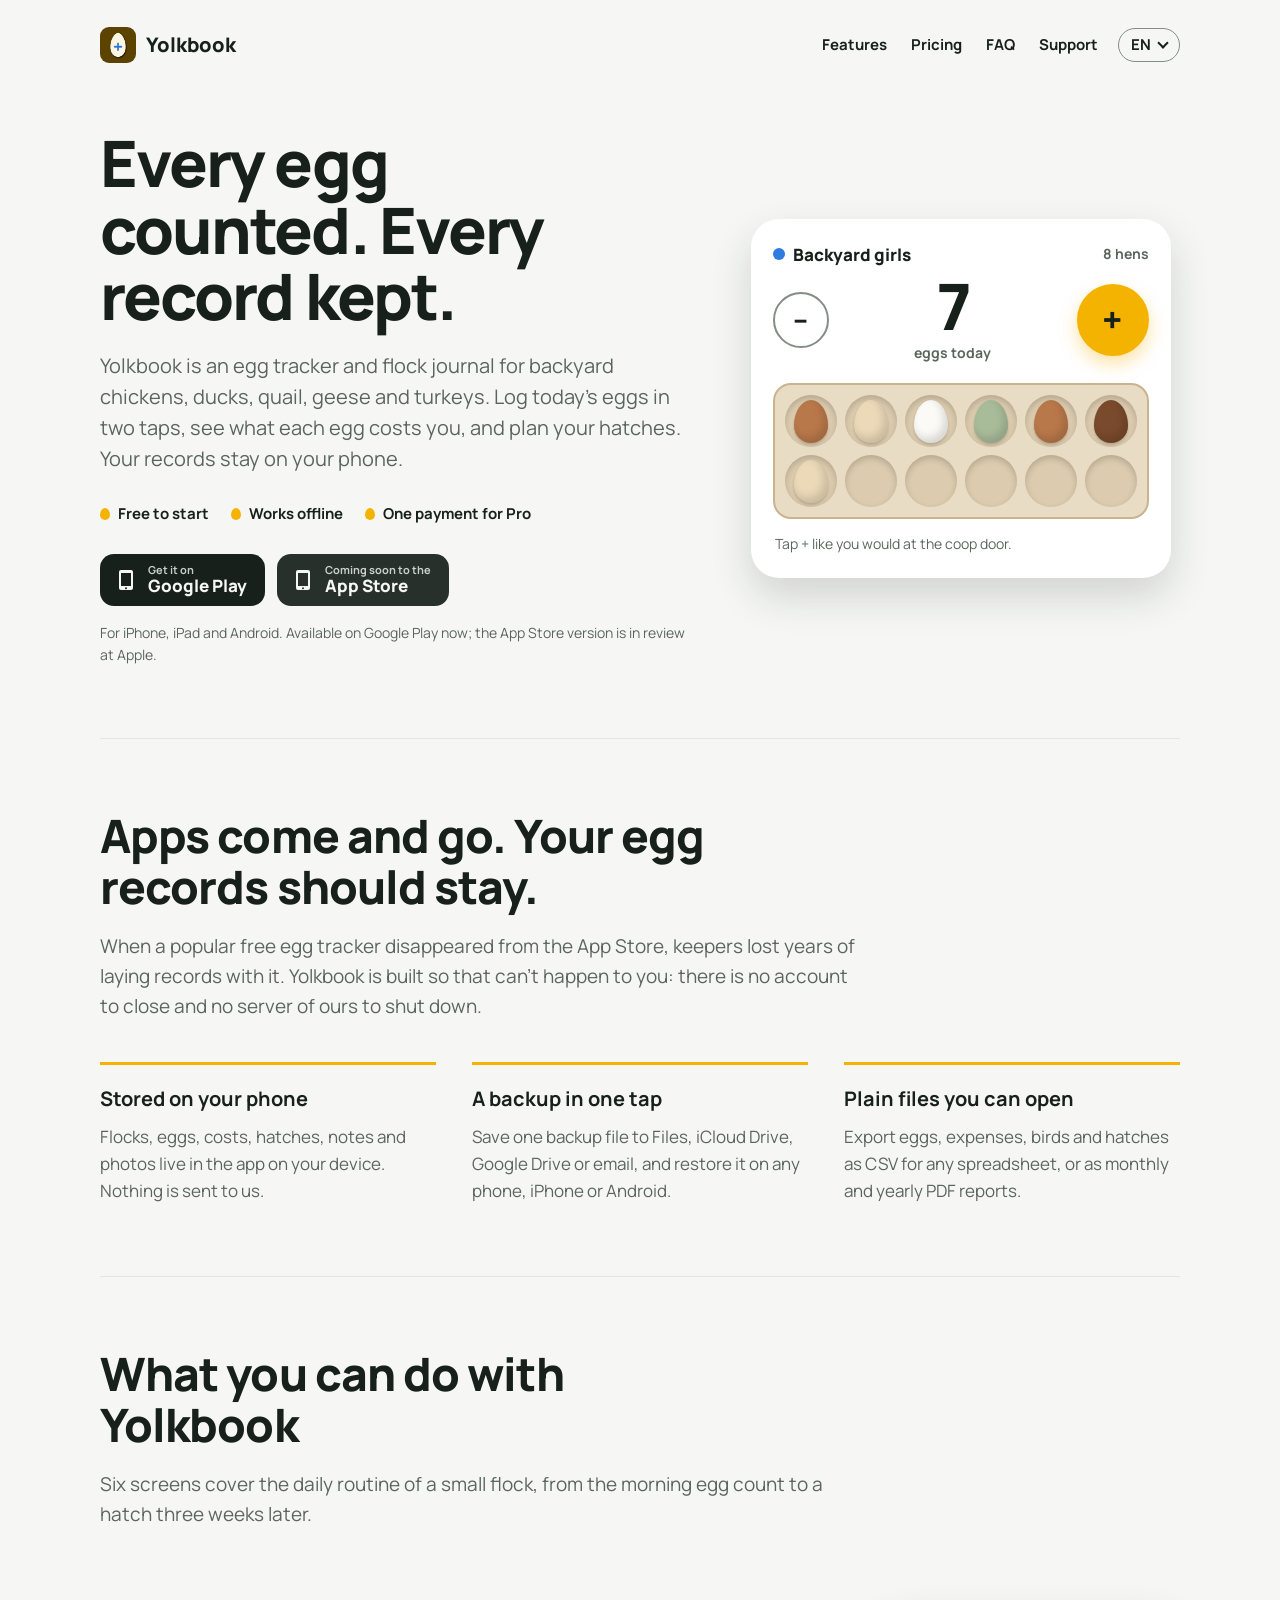
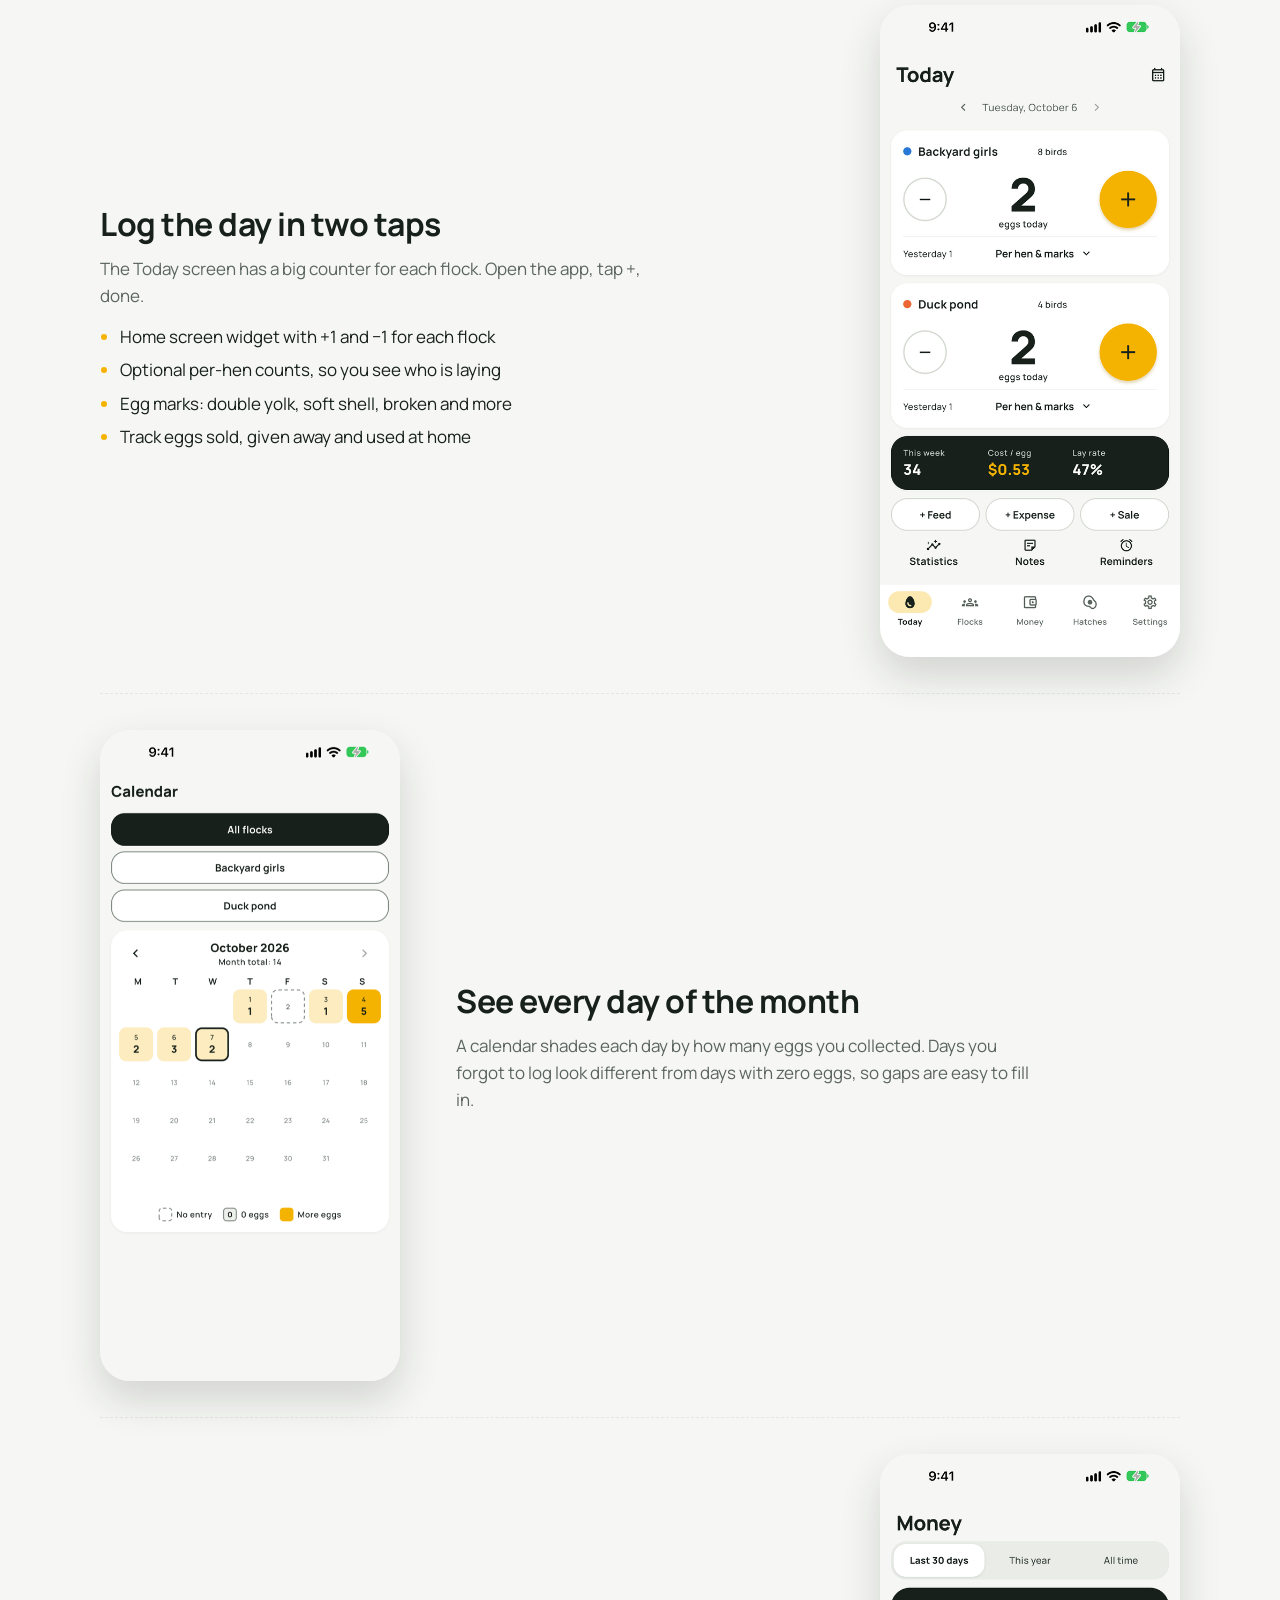
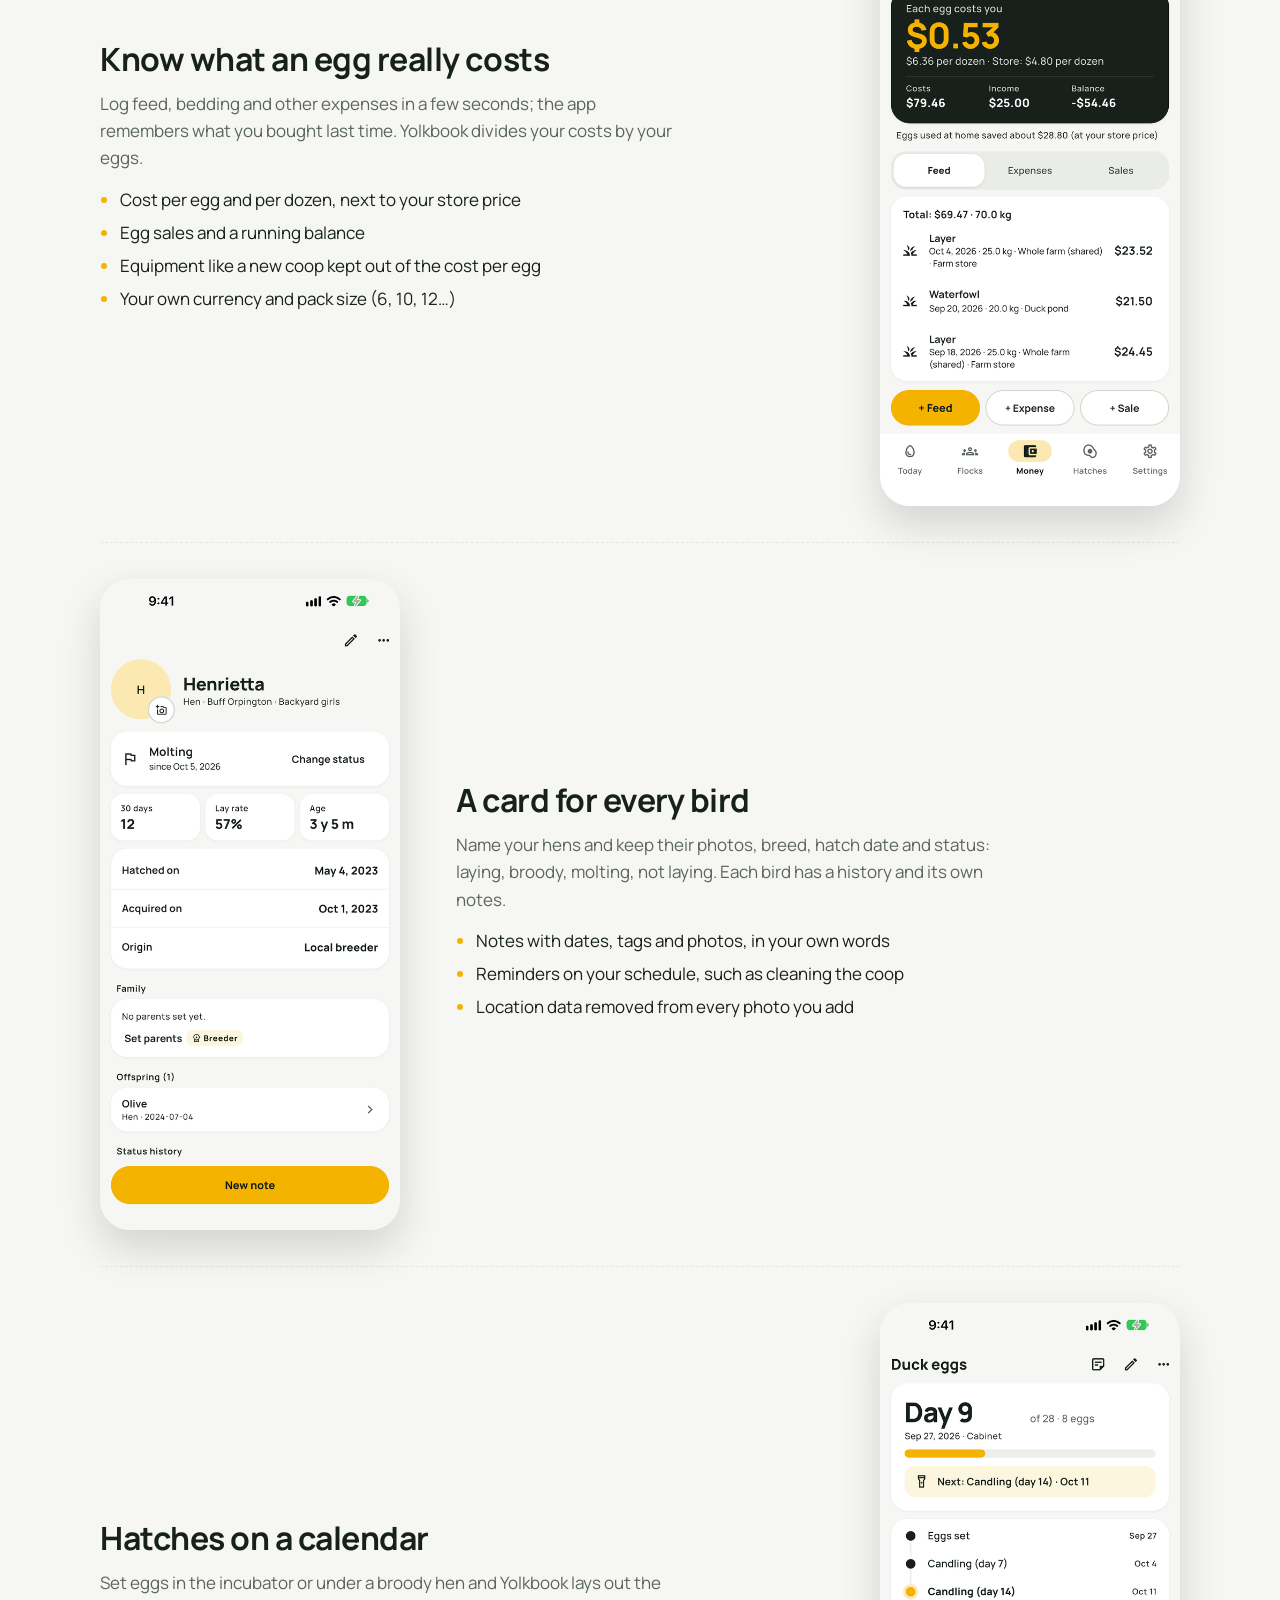
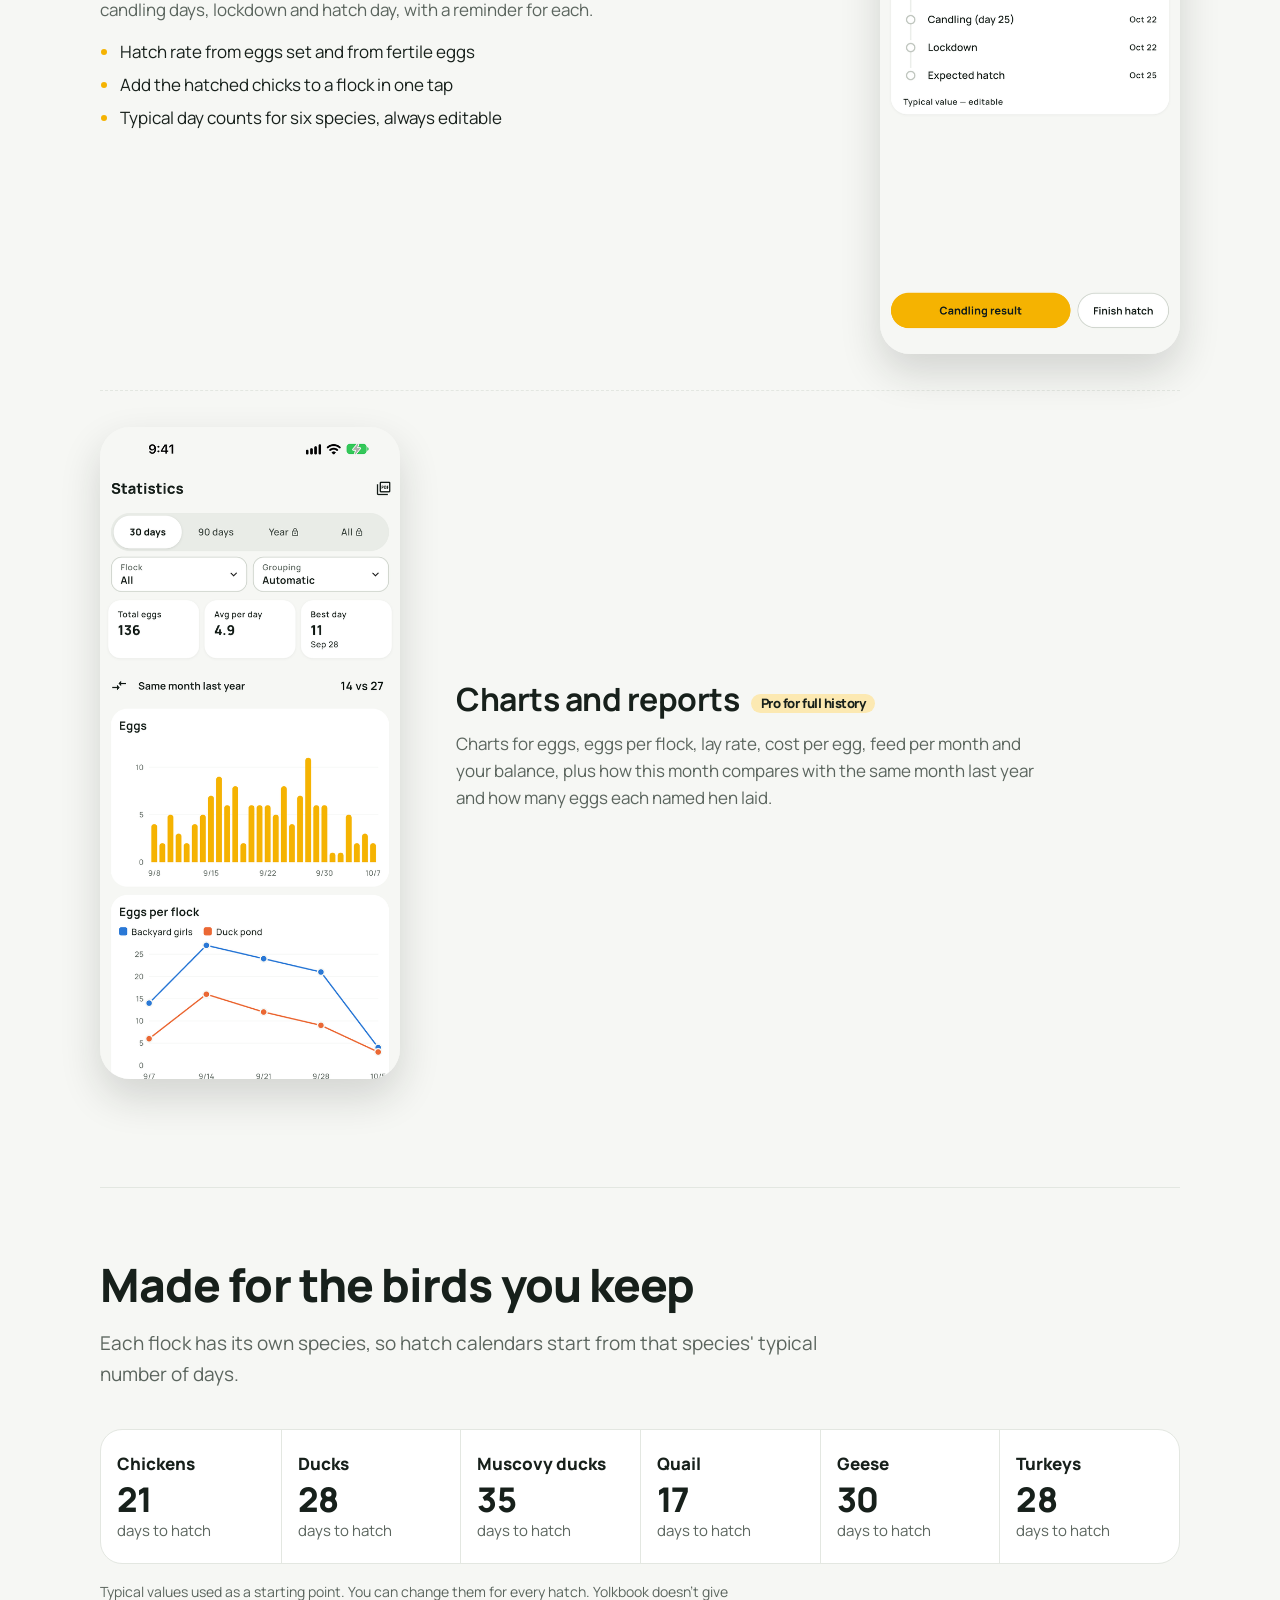
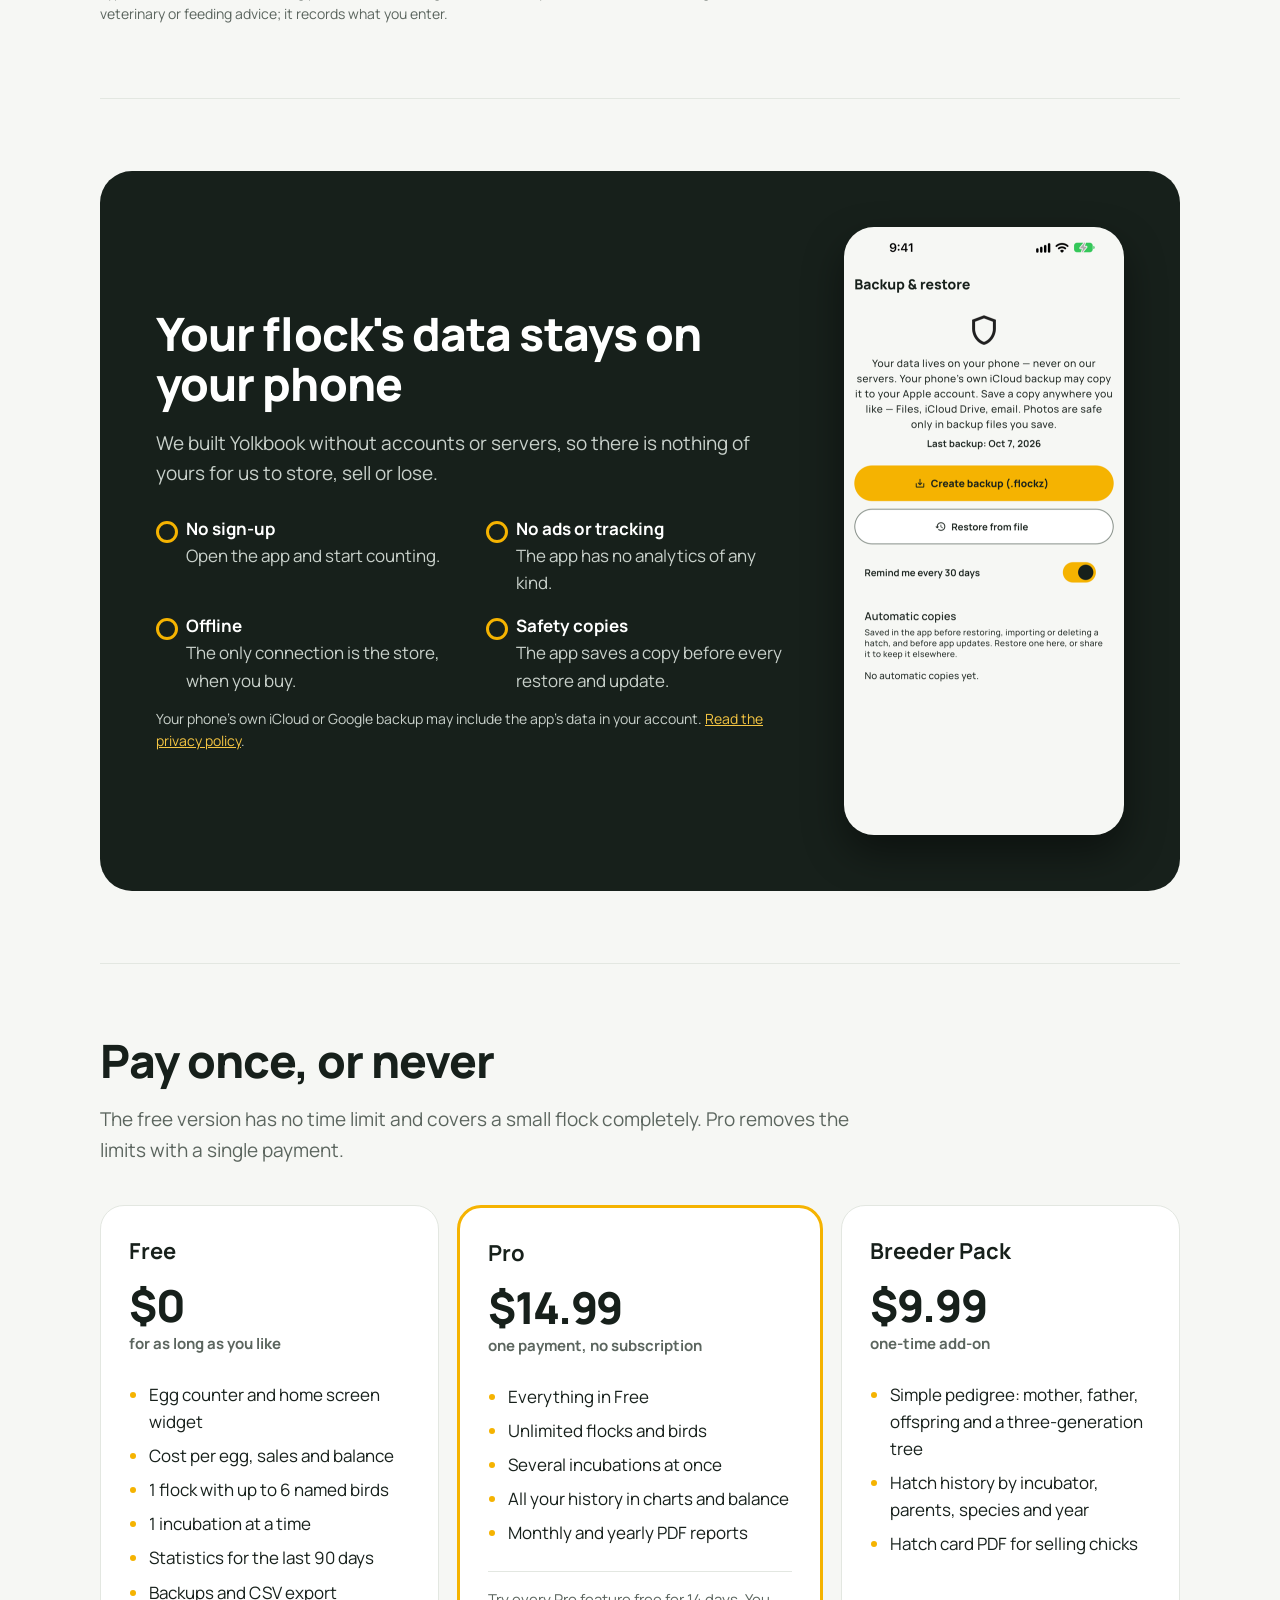
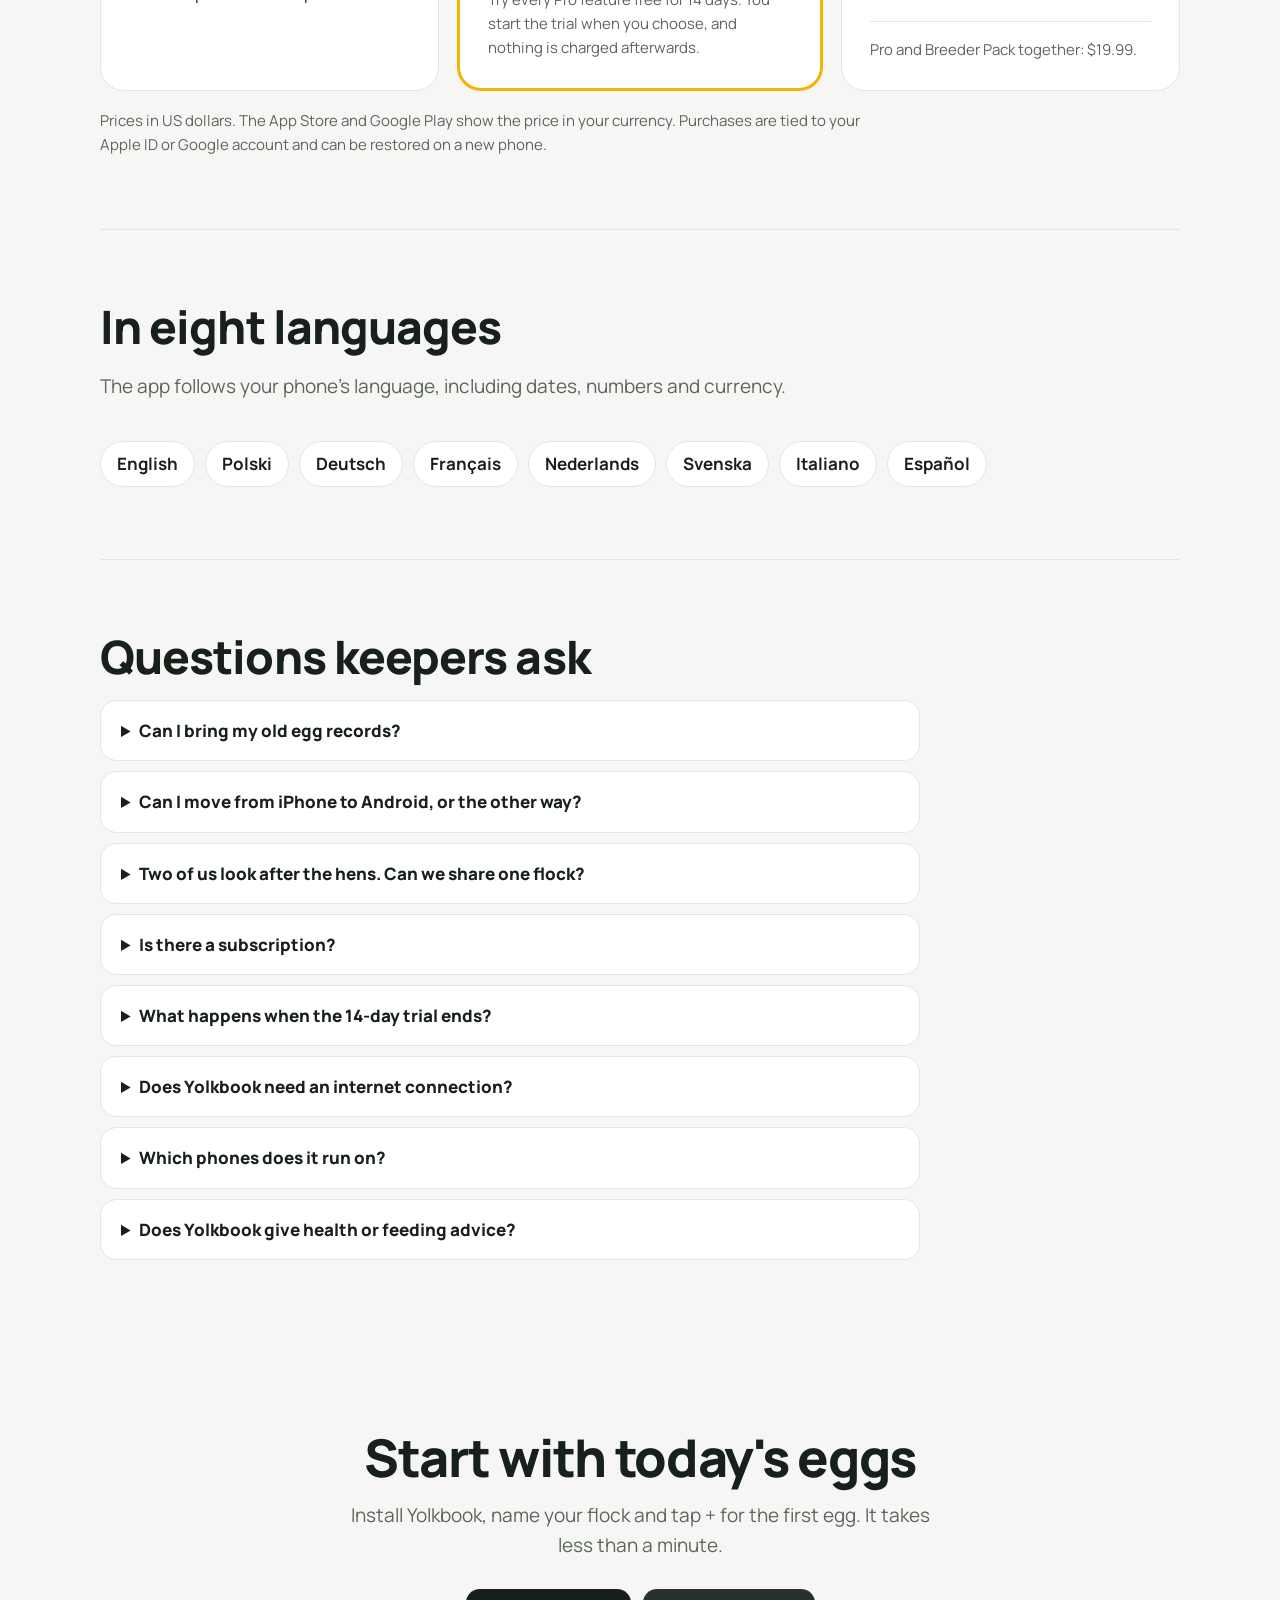
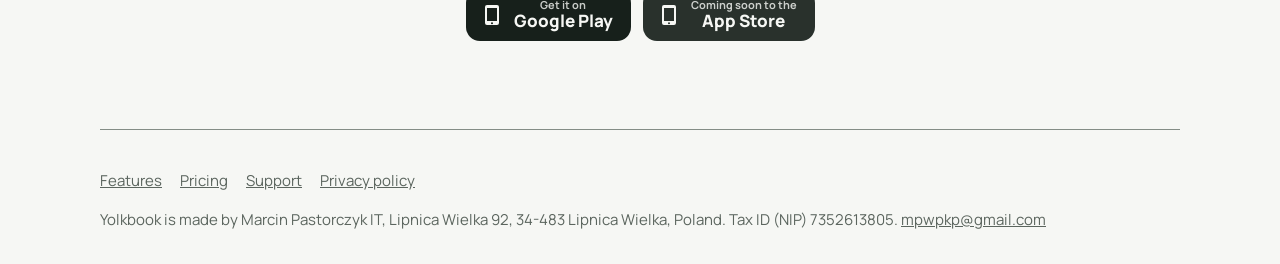
<file: index.html>
<!doctype html>
<html lang="en">
<head>
<meta charset="utf-8">
<meta name="viewport" content="width=device-width, initial-scale=1">
<title>Yolkbook: Chicken Egg Tracker &amp; Flock Journal App</title>
<meta name="description" content="Count your hens&#x27; eggs in one tap, see what each egg costs and plan hatches. For chickens, ducks, quail, geese and turkeys. Data stays on your phone. Pay once.">
<link rel="canonical" href="https://yolkbook.app/">
<link rel="alternate" hreflang="en" href="https://yolkbook.app/">
<link rel="alternate" hreflang="pl" href="https://yolkbook.app/pl/">
<link rel="alternate" hreflang="de" href="https://yolkbook.app/de/">
<link rel="alternate" hreflang="fr" href="https://yolkbook.app/fr/">
<link rel="alternate" hreflang="nl" href="https://yolkbook.app/nl/">
<link rel="alternate" hreflang="sv" href="https://yolkbook.app/sv/">
<link rel="alternate" hreflang="it" href="https://yolkbook.app/it/">
<link rel="alternate" hreflang="es" href="https://yolkbook.app/es/">
<link rel="alternate" hreflang="x-default" href="https://yolkbook.app/">
<link rel="icon" href="assets/favicon.png">
<link rel="apple-touch-icon" href="assets/apple-touch-icon.png">
<link rel="preload" href="assets/fonts/Manrope-ExtraBold.ttf" as="font" type="font/ttf" crossorigin>
<link rel="stylesheet" href="assets/style.css">
<meta name="theme-color" content="#F6F7F4">
<meta property="og:type" content="website">
<meta property="og:site_name" content="Yolkbook">
<meta property="og:url" content="https://yolkbook.app/">
<meta property="og:title" content="Yolkbook: chicken egg tracker and flock journal">
<meta property="og:description" content="Count eggs in one tap, see what each egg costs and plan hatches. Your data stays on your phone. Pay once.">
<meta property="og:image" content="https://yolkbook.app/assets/og-en.png">
<meta property="og:image:width" content="1200">
<meta property="og:image:height" content="630">
<meta property="og:locale" content="en_US">
<meta property="og:locale:alternate" content="pl_PL">
<meta property="og:locale:alternate" content="de_DE">
<meta property="og:locale:alternate" content="fr_FR">
<meta property="og:locale:alternate" content="nl_NL">
<meta property="og:locale:alternate" content="sv_SE">
<meta property="og:locale:alternate" content="it_IT">
<meta property="og:locale:alternate" content="es_ES">
<meta name="twitter:card" content="summary_large_image">
<script type="application/ld+json">
{
 "@context": "https://schema.org",
 "@graph": [
  {
   "@type": "MobileApplication",
   "@id": "https://yolkbook.app/#app",
   "name": "Yolkbook",
   "alternateName": "Yolkbook: Chicken Egg Tracker",
   "description": "Egg tracker and flock journal for backyard chickens, ducks, quail, geese and turkeys. Daily egg counts, cost per egg, hatch calendar, bird records, backups and CSV/PDF export. Data stays on the device.",
   "url": "https://yolkbook.app/",
   "image": "https://yolkbook.app/assets/icon.png",
   "operatingSystem": "iOS 15 or later, Android 7.0 or later",
   "applicationCategory": "LifestyleApplication",
   "inLanguage": [
    "en",
    "pl",
    "de",
    "fr",
    "nl",
    "sv",
    "it",
    "es"
   ],
   "offers": [
    {
     "@type": "Offer",
     "name": "Free",
     "price": "0",
     "priceCurrency": "USD"
    },
    {
     "@type": "Offer",
     "name": "Yolkbook Pro (one-time)",
     "price": "14.99",
     "priceCurrency": "USD"
    },
    {
     "@type": "Offer",
     "name": "Breeder Pack (one-time)",
     "price": "9.99",
     "priceCurrency": "USD"
    }
   ],
   "publisher": {
    "@id": "https://yolkbook.app/#org"
   }
  },
  {
   "@type": "Organization",
   "@id": "https://yolkbook.app/#org",
   "name": "Marcin Pastorczyk IT",
   "url": "https://yolkbook.app/",
   "email": "mpwpkp@gmail.com",
   "address": {
    "@type": "PostalAddress",
    "streetAddress": "Lipnica Wielka 92",
    "postalCode": "34-483",
    "addressLocality": "Lipnica Wielka",
    "addressCountry": "PL"
   }
  },
  {
   "@type": "FAQPage",
   "mainEntity": [
    {
     "@type": "Question",
     "name": "Can I bring my old egg records?",
     "acceptedAnswer": {
      "@type": "Answer",
      "text": "Yes. Import daily egg counts from a spreadsheet or from another app's CSV export. You need a date column and a number of eggs; a flock column is optional."
     }
    },
    {
     "@type": "Question",
     "name": "Can I move from iPhone to Android, or the other way?",
     "acceptedAnswer": {
      "@type": "Answer",
      "text": "Yes. Create a backup file in Settings, save it to cloud storage or email it to yourself, and restore it on the new phone. The file includes your photos."
     }
    },
    {
     "@type": "Question",
     "name": "Is there a subscription?",
     "acceptedAnswer": {
      "@type": "Answer",
      "text": "No. The free version has no time limit. Pro and Breeder Pack are one-time purchases."
     }
    },
    {
     "@type": "Question",
     "name": "Does Yolkbook need an internet connection?",
     "acceptedAnswer": {
      "@type": "Answer",
      "text": "No. Everything works offline. The app only connects to the App Store or Google Play when you buy or restore a purchase."
     }
    },
    {
     "@type": "Question",
     "name": "Does Yolkbook give health or feeding advice?",
     "acceptedAnswer": {
      "@type": "Answer",
      "text": "No. Yolkbook records what you enter. Reference values such as incubation days are typical starting points and you can change them."
     }
    }
   ]
  }
 ]
}
</script>
</head>
<body>
<a class="skip" href="#main">Skip to content</a>
<div class="wrap">
  <header class="top">
    <a class="brand" href="./"><img src="assets/icon.png" alt="" width="36" height="36">Yolkbook</a>
    <nav class="top" aria-label="Main">
      <a class="hide-sm" href="#features">Features</a>
      <a class="hide-sm" href="#pricing">Pricing</a>
      <a class="hide-sm" href="#faq">FAQ</a>
      <a class="hide-sm" href="support.html">Support</a>
      <details class="langmenu"><summary aria-label="English">EN</summary><ul><li><a href="" hreflang="en" lang="en" aria-current="page">English</a></li><li><a href="pl/" hreflang="pl" lang="pl">Polski</a></li><li><a href="de/" hreflang="de" lang="de">Deutsch</a></li><li><a href="fr/" hreflang="fr" lang="fr">Français</a></li><li><a href="nl/" hreflang="nl" lang="nl">Nederlands</a></li><li><a href="sv/" hreflang="sv" lang="sv">Svenska</a></li><li><a href="it/" hreflang="it" lang="it">Italiano</a></li><li><a href="es/" hreflang="es" lang="es">Español</a></li></ul></details>
    </nav>
  </header>

  <main id="main">
    <section class="hero">
      <div>
        <h1>Every egg counted. Every record kept.</h1>
        <p class="lead">Yolkbook is an egg tracker and flock journal for backyard chickens, ducks, quail, geese and turkeys. Log today&#x27;s eggs in two taps, see what each egg costs you, and plan your hatches. Your records stay on your phone.</p>
        <ul class="facts"><li>Free to start</li><li>Works offline</li><li>One payment for Pro</li></ul>
        <div class="stores">
          <a class="store" href="https://play.google.com/store/apps/details?id=app.yolkbook&amp;hl=en"><svg viewBox="0 0 24 24" aria-hidden="true"><path d="M7 2h10a2 2 0 0 1 2 2v16a2 2 0 0 1-2 2H7a2 2 0 0 1-2-2V4a2 2 0 0 1 2-2zm0 3v13h10V5H7zm5 14.2a1 1 0 1 0 0 2 1 1 0 0 0 0-2z"/></svg><span><small>Get it on</small><strong>Google Play</strong></span></a><span class="store"><svg viewBox="0 0 24 24" aria-hidden="true"><path d="M7 2h10a2 2 0 0 1 2 2v16a2 2 0 0 1-2 2H7a2 2 0 0 1-2-2V4a2 2 0 0 1 2-2zm0 3v13h10V5H7zm5 14.2a1 1 0 1 0 0 2 1 1 0 0 0 0-2z"/></svg><span><small>Coming soon to the</small><strong>App Store</strong></span></span>
          <p class="note">For iPhone, iPad and Android. Available on Google Play now; the App Store version is in review at Apple.</p>
        </div>
      </div>

      <div class="counter" data-carton data-lang="en" data-start="7" data-one="egg today" data-many="eggs today"
           data-hint="Tap + like you would at the coop door." data-full="&lt;strong&gt;A full dozen.&lt;/strong&gt; The app keeps the tally and the cost per egg for you.">
        <div class="counter-head">
          <span class="counter-flock">Backyard girls</span>
          <span class="counter-meta">8 hens</span>
        </div>
        <div class="counter-row">
          <button class="round" type="button" data-minus aria-label="Remove one egg">−</button>
          <div class="counter-num" aria-live="polite"><output>0</output><span data-label>eggs today</span></div>
          <button class="round plus" type="button" data-plus aria-label="Add one egg">+</button>
        </div>
        <div class="carton" aria-hidden="true"><span class="cell"></span><span class="cell"></span><span class="cell"></span><span class="cell"></span><span class="cell"></span><span class="cell"></span><span class="cell"></span><span class="cell"></span><span class="cell"></span><span class="cell"></span><span class="cell"></span><span class="cell"></span></div>
        <p class="counter-foot" data-foot>Tap + like you would at the coop door.</p>
      </div>
    </section>

    <section class="block" aria-labelledby="why">
      <h2 id="why">Apps come and go. Your egg records should stay.</h2>
      <p class="intro">When a popular free egg tracker disappeared from the App Store, keepers lost years of laying records with it. Yolkbook is built so that can&#x27;t happen to you: there is no account to close and no server of ours to shut down.</p>
      <ul class="promises"><li><h3>Stored on your phone</h3><p>Flocks, eggs, costs, hatches, notes and photos live in the app on your device. Nothing is sent to us.</p></li><li><h3>A backup in one tap</h3><p>Save one backup file to Files, iCloud Drive, Google Drive or email, and restore it on any phone, iPhone or Android.</p></li><li><h3>Plain files you can open</h3><p>Export eggs, expenses, birds and hatches as CSV for any spreadsheet, or as monthly and yearly PDF reports.</p></li></ul>
    </section>

    <section class="block" id="features" aria-labelledby="features-title">
      <h2 id="features-title">What you can do with Yolkbook</h2>
      <p class="intro">Six screens cover the daily routine of a small flock, from the morning egg count to a hatch three weeks later.</p>
      <article class="feature">
        <div>
          <h3>Log the day in two taps</h3>
          <p>The Today screen has a big counter for each flock. Open the app, tap +, done.</p>
          <ul><li>Home screen widget with +1 and −1 for each flock</li><li>Optional per-hen counts, so you see who is laying</li><li>Egg marks: double yolk, soft shell, broken and more</li><li>Track eggs sold, given away and used at home</li></ul>
        </div>
        <div class="shot"><img src="assets/screens/en/1.png" width="560" height="1216" loading="lazy" alt="Today screen with an egg counter for two flocks and weekly cost per egg"></div>
      </article>
      <article class="feature">
        <div>
          <h3>See every day of the month</h3>
          <p>A calendar shades each day by how many eggs you collected. Days you forgot to log look different from days with zero eggs, so gaps are easy to fill in.</p>
        </div>
        <div class="shot"><img src="assets/screens/en/2.png" width="560" height="1216" loading="lazy" alt="Monthly calendar with daily egg counts"></div>
      </article>
      <article class="feature">
        <div>
          <h3>Know what an egg really costs</h3>
          <p>Log feed, bedding and other expenses in a few seconds; the app remembers what you bought last time. Yolkbook divides your costs by your eggs.</p>
          <ul><li>Cost per egg and per dozen, next to your store price</li><li>Egg sales and a running balance</li><li>Equipment like a new coop kept out of the cost per egg</li><li>Your own currency and pack size (6, 10, 12…)</li></ul>
        </div>
        <div class="shot"><img src="assets/screens/en/3.png" width="560" height="1216" loading="lazy" alt="Money screen with cost per egg, expenses and balance"></div>
      </article>
      <article class="feature">
        <div>
          <h3>A card for every bird</h3>
          <p>Name your hens and keep their photos, breed, hatch date and status: laying, broody, molting, not laying. Each bird has a history and its own notes.</p>
          <ul><li>Notes with dates, tags and photos, in your own words</li><li>Reminders on your schedule, such as cleaning the coop</li><li>Location data removed from every photo you add</li></ul>
        </div>
        <div class="shot"><img src="assets/screens/en/4.png" width="560" height="1216" loading="lazy" alt="A hen&#x27;s card with photo, status and history"></div>
      </article>
      <article class="feature">
        <div>
          <h3>Hatches on a calendar</h3>
          <p>Set eggs in the incubator or under a broody hen and Yolkbook lays out the candling days, lockdown and hatch day, with a reminder for each.</p>
          <ul><li>Hatch rate from eggs set and from fertile eggs</li><li>Add the hatched chicks to a flock in one tap</li><li>Typical day counts for six species, always editable</li></ul>
        </div>
        <div class="shot"><img src="assets/screens/en/5.png" width="560" height="1216" loading="lazy" alt="Incubation timeline with candling days and hatch day"></div>
      </article>
      <article class="feature">
        <div>
          <h3>Charts and reports <span class="tag">Pro for full history</span></h3>
          <p>Charts for eggs, eggs per flock, lay rate, cost per egg, feed per month and your balance, plus how this month compares with the same month last year and how many eggs each named hen laid.</p>
        </div>
        <div class="shot"><img src="assets/screens/en/7.png" width="560" height="1216" loading="lazy" alt="Statistics with a chart of eggs over 30 days"></div>
      </article>
    </section>

    <section class="block" aria-labelledby="species-title">
      <h2 id="species-title">Made for the birds you keep</h2>
      <p class="intro">Each flock has its own species, so hatch calendars start from that species&#x27; typical number of days.</p>
      <dl class="species"><div><dt>Chickens</dt><dd><span class="days">21</span>days to hatch</dd></div><div><dt>Ducks</dt><dd><span class="days">28</span>days to hatch</dd></div><div><dt>Muscovy ducks</dt><dd><span class="days">35</span>days to hatch</dd></div><div><dt>Quail</dt><dd><span class="days">17</span>days to hatch</dd></div><div><dt>Geese</dt><dd><span class="days">30</span>days to hatch</dd></div><div><dt>Turkeys</dt><dd><span class="days">28</span>days to hatch</dd></div></dl>
      <p class="fineprint">Typical values used as a starting point. You can change them for every hatch. Yolkbook doesn&#x27;t give veterinary or feeding advice; it records what you enter.</p>
    </section>

    <section class="block" aria-labelledby="privacy-title">
      <div class="band">
        <div>
          <h2 id="privacy-title">Your flock&#x27;s data stays on your phone</h2>
          <p class="intro">We built Yolkbook without accounts or servers, so there is nothing of yours for us to store, sell or lose.</p>
          <ul><li><strong>No sign-up</strong>Open the app and start counting.</li><li><strong>No ads or tracking</strong>The app has no analytics of any kind.</li><li><strong>Offline</strong>The only connection is the store, when you buy.</li><li><strong>Safety copies</strong>The app saves a copy before every restore and update.</li></ul>
          <p class="fineprint band-fine">Your phone&#x27;s own iCloud or Google backup may include the app&#x27;s data in your account. <a href="privacy.html">Read the privacy policy</a>.</p>
        </div>
        <div class="shot"><img src="assets/screens/en/6.png" width="560" height="1216" loading="lazy" alt="Backup and restore screen"></div>
      </div>
    </section>

    <section class="block" id="pricing" aria-labelledby="pricing-title">
      <h2 id="pricing-title">Pay once, or never</h2>
      <p class="intro">The free version has no time limit and covers a small flock completely. Pro removes the limits with a single payment.</p>
      <div class="plans"><div class="plan"><h3>Free</h3><p class="price">$0</p><p class="per">for as long as you like</p><ul><li>Egg counter and home screen widget</li><li>Cost per egg, sales and balance</li><li>1 flock with up to 6 named birds</li><li>1 incubation at a time</li><li>Statistics for the last 90 days</li><li>Backups and CSV export</li></ul></div><div class="plan pro"><h3>Pro</h3><p class="price">$14.99</p><p class="per">one payment, no subscription</p><ul><li>Everything in Free</li><li>Unlimited flocks and birds</li><li>Several incubations at once</li><li>All your history in charts and balance</li><li>Monthly and yearly PDF reports</li></ul><div class="extra"><p>Try every Pro feature free for 14 days. You start the trial when you choose, and nothing is charged afterwards.</p></div></div><div class="plan"><h3>Breeder Pack</h3><p class="price">$9.99</p><p class="per">one-time add-on</p><ul><li>Simple pedigree: mother, father, offspring and a three-generation tree</li><li>Hatch history by incubator, parents, species and year</li><li>Hatch card PDF for selling chicks</li></ul><div class="extra"><p>Pro and Breeder Pack together: $19.99.</p></div></div></div>
      <p class="pricing-note">Prices in US dollars. The App Store and Google Play show the price in your currency. Purchases are tied to your Apple ID or Google account and can be restored on a new phone.</p>
    </section>

    <section class="block" aria-labelledby="langs-title">
      <h2 id="langs-title">In eight languages</h2>
      <p class="intro">The app follows your phone&#x27;s language, including dates, numbers and currency.</p>
      <ul class="langs"><li lang="en">English</li><li lang="pl">Polski</li><li lang="de">Deutsch</li><li lang="fr">Français</li><li lang="nl">Nederlands</li><li lang="sv">Svenska</li><li lang="it">Italiano</li><li lang="es">Español</li></ul>
    </section>

    <section class="block faq" id="faq" aria-labelledby="faq-title">
      <h2 id="faq-title">Questions keepers ask</h2>
      <details><summary>Can I bring my old egg records?</summary><p>Yes. Import daily egg counts from a spreadsheet or from another app&#x27;s CSV export. You need a date column and a number of eggs; a flock column is optional.</p></details>
      <details><summary>Can I move from iPhone to Android, or the other way?</summary><p>Yes. Create a backup file in Settings, save it to cloud storage or email it to yourself, and restore it on the new phone. The file includes your photos.</p></details>
      <details><summary>Two of us look after the hens. Can we share one flock?</summary><p>Each phone keeps its own records, and there is no live sync yet. You can merge a backup file from another phone; when both phones logged the same day, the newer entry is kept.</p></details>
      <details><summary>Is there a subscription?</summary><p>No. The free version has no time limit. Pro and Breeder Pack are one-time purchases.</p></details>
      <details><summary>What happens when the 14-day trial ends?</summary><p>The app goes back to the free version. Everything you entered stays, and you can still view and export it.</p></details>
      <details><summary>Does Yolkbook need an internet connection?</summary><p>No. Everything works offline. The app only connects to the App Store or Google Play when you buy or restore a purchase.</p></details>
      <details><summary>Which phones does it run on?</summary><p>iPhone and iPad with iOS 15 or later, and Android phones and tablets with Android 7.0 or later. The interactive widget needs iOS 17 on iPhone.</p></details>
      <details><summary>Does Yolkbook give health or feeding advice?</summary><p>No. Yolkbook records what you enter. Reference values such as incubation days are typical starting points and you can change them.</p></details>
      </section>

    <section class="closing" aria-labelledby="closing-title">
      <h2 id="closing-title">Start with today&#x27;s eggs</h2>
      <p>Install Yolkbook, name your flock and tap + for the first egg. It takes less than a minute.</p>
      <div class="stores"><a class="store" href="https://play.google.com/store/apps/details?id=app.yolkbook&amp;hl=en"><svg viewBox="0 0 24 24" aria-hidden="true"><path d="M7 2h10a2 2 0 0 1 2 2v16a2 2 0 0 1-2 2H7a2 2 0 0 1-2-2V4a2 2 0 0 1 2-2zm0 3v13h10V5H7zm5 14.2a1 1 0 1 0 0 2 1 1 0 0 0 0-2z"/></svg><span><small>Get it on</small><strong>Google Play</strong></span></a><span class="store"><svg viewBox="0 0 24 24" aria-hidden="true"><path d="M7 2h10a2 2 0 0 1 2 2v16a2 2 0 0 1-2 2H7a2 2 0 0 1-2-2V4a2 2 0 0 1 2-2zm0 3v13h10V5H7zm5 14.2a1 1 0 1 0 0 2 1 1 0 0 0 0-2z"/></svg><span><small>Coming soon to the</small><strong>App Store</strong></span></span></div>
    </section>
  </main>

  <footer class="bottom">
    <p class="links"><a href="#features">Features</a><a href="#pricing">Pricing</a><a href="support.html">Support</a><a href="privacy.html">Privacy policy</a></p>
    <p>Yolkbook is made by Marcin Pastorczyk IT, Lipnica Wielka 92, 34-483 Lipnica Wielka, Poland. Tax ID (NIP) 7352613805. <a href="mailto:mpwpkp@gmail.com">mpwpkp@gmail.com</a></p>
  </footer>
</div>
<script src="assets/carton.js" defer></script>
</body>
</html>
</file>
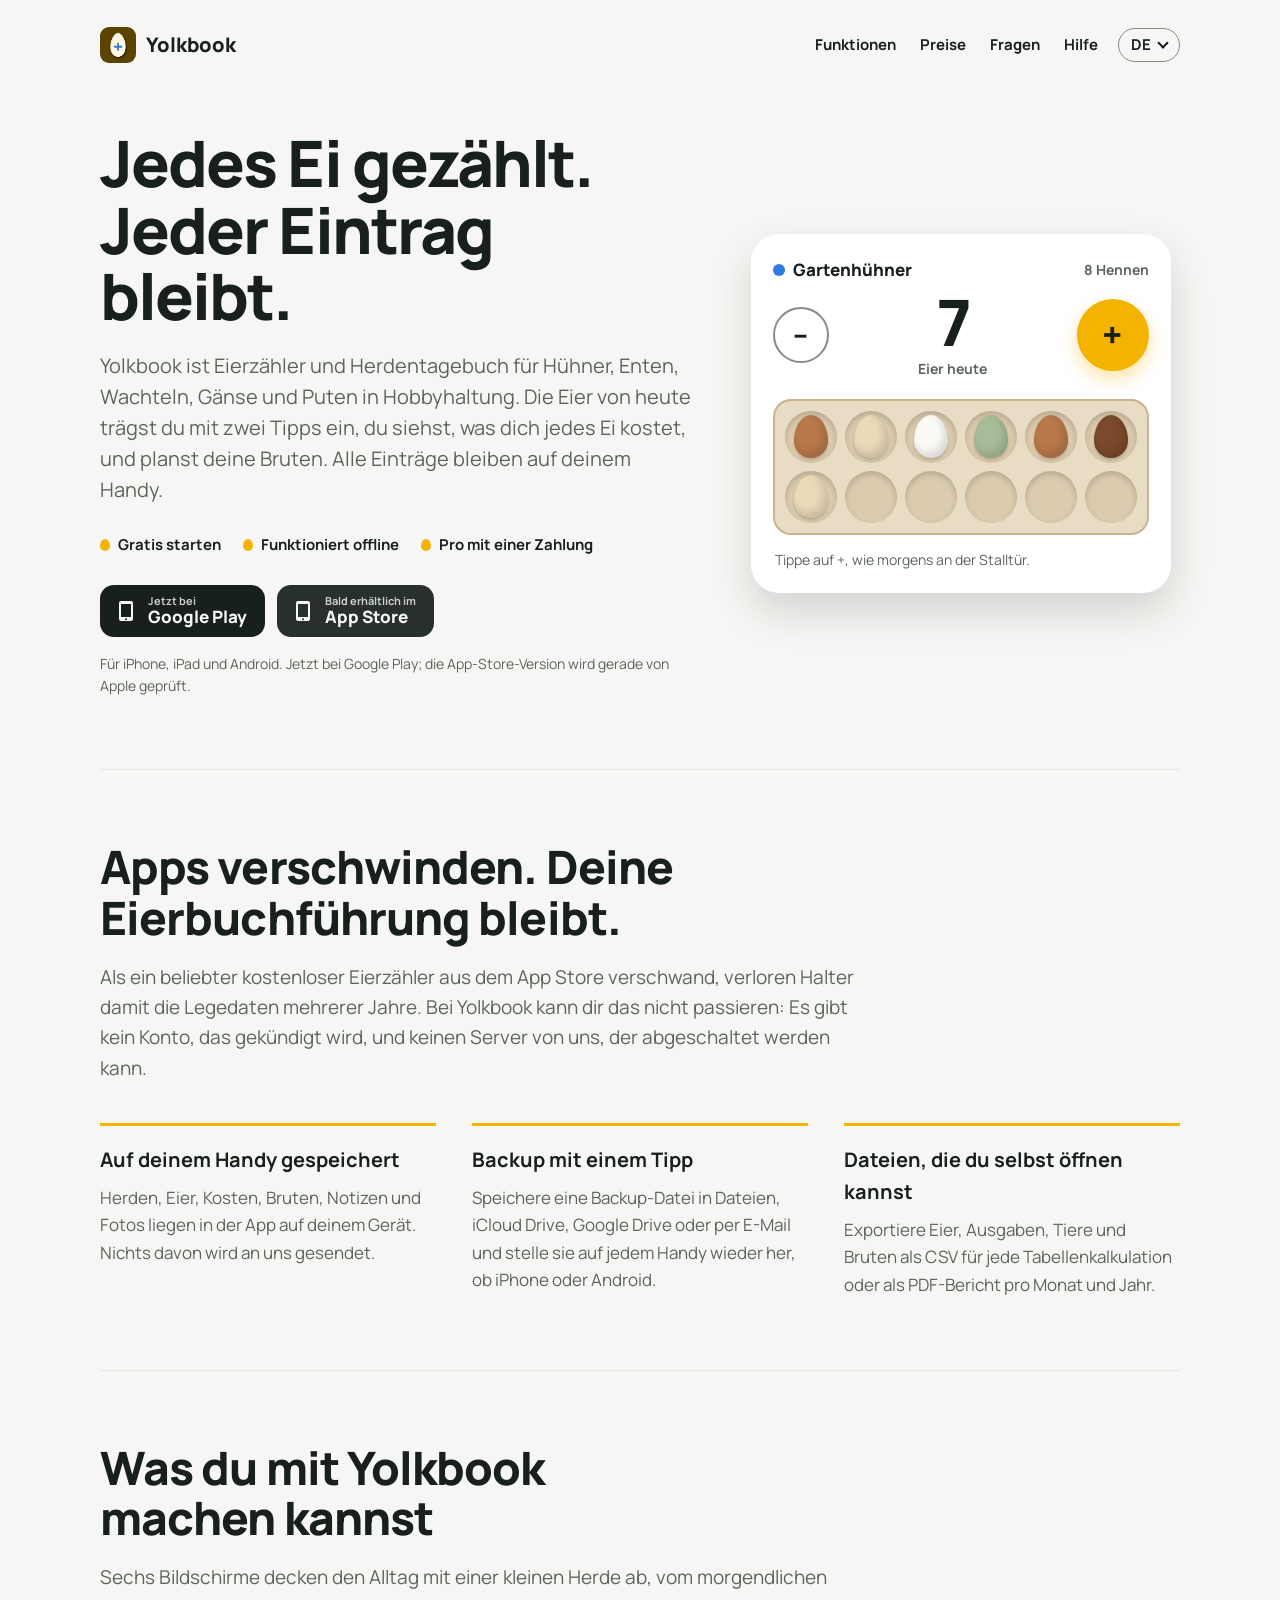
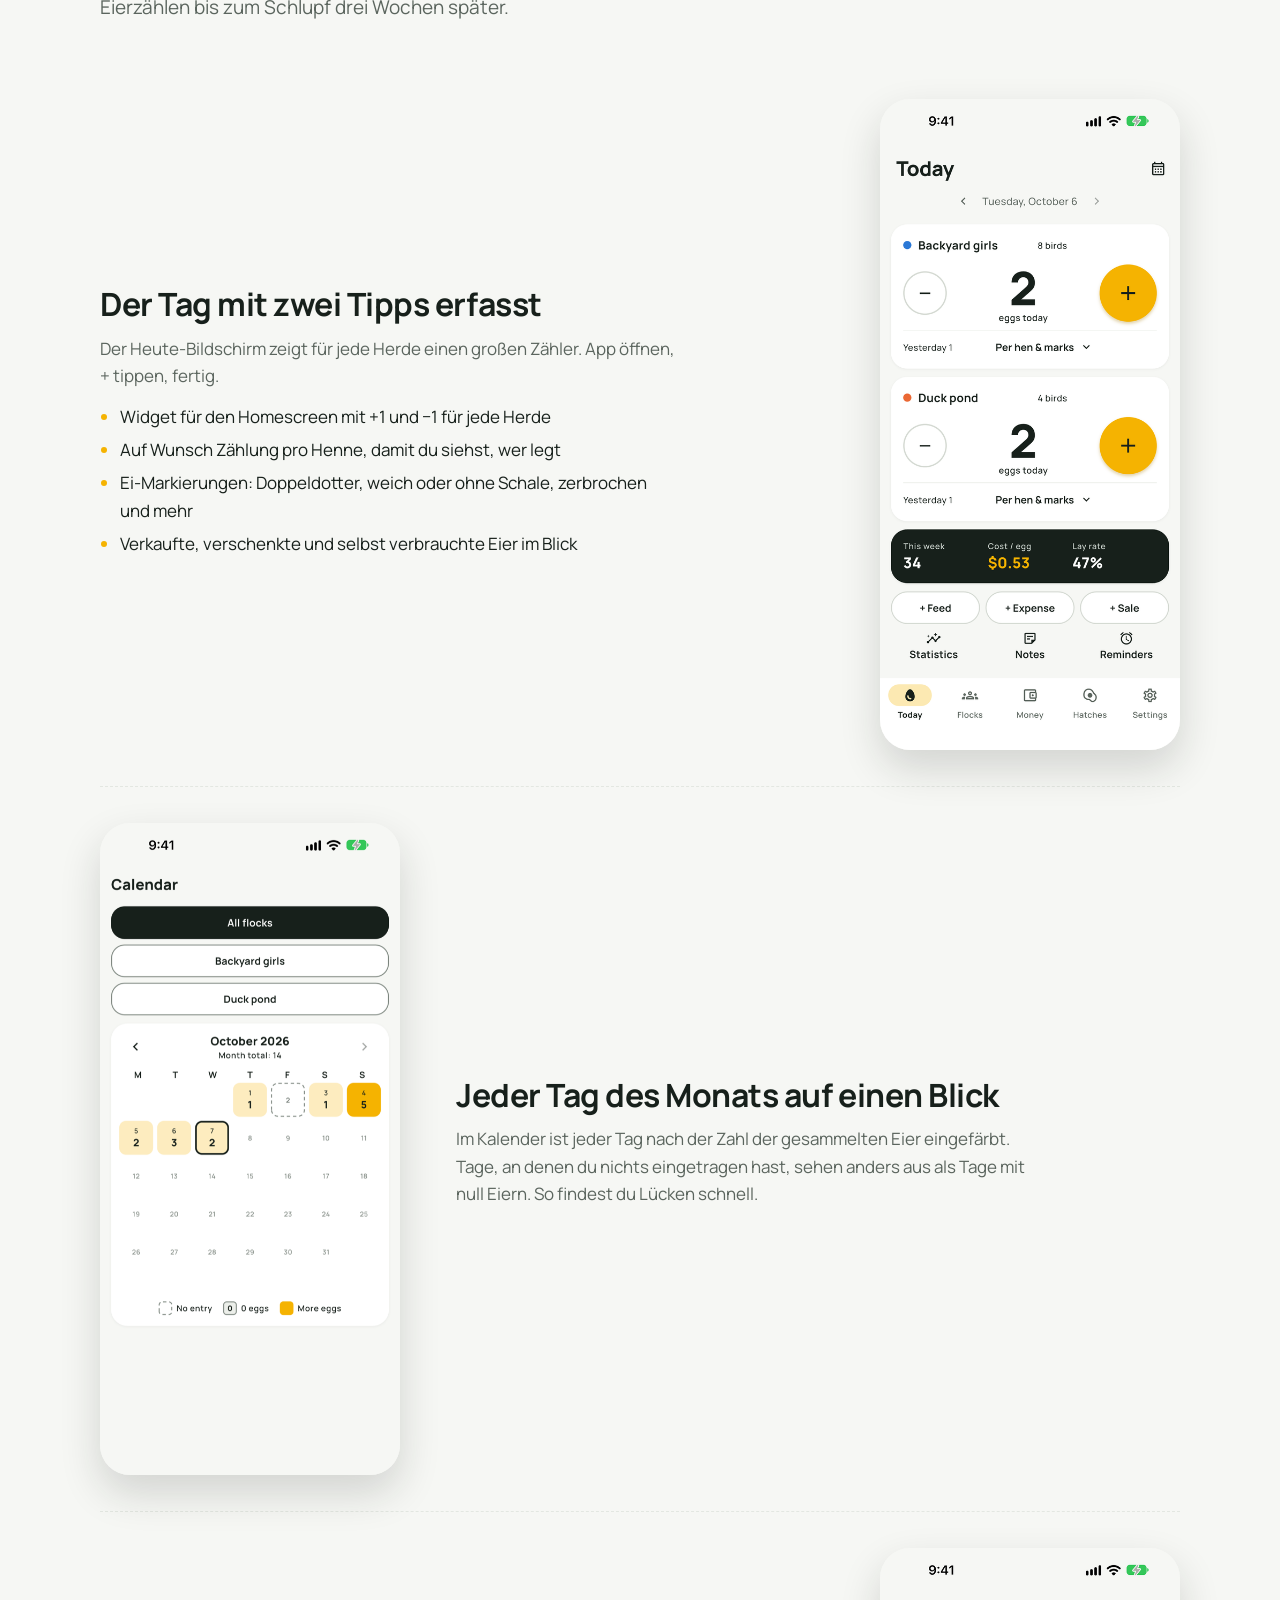
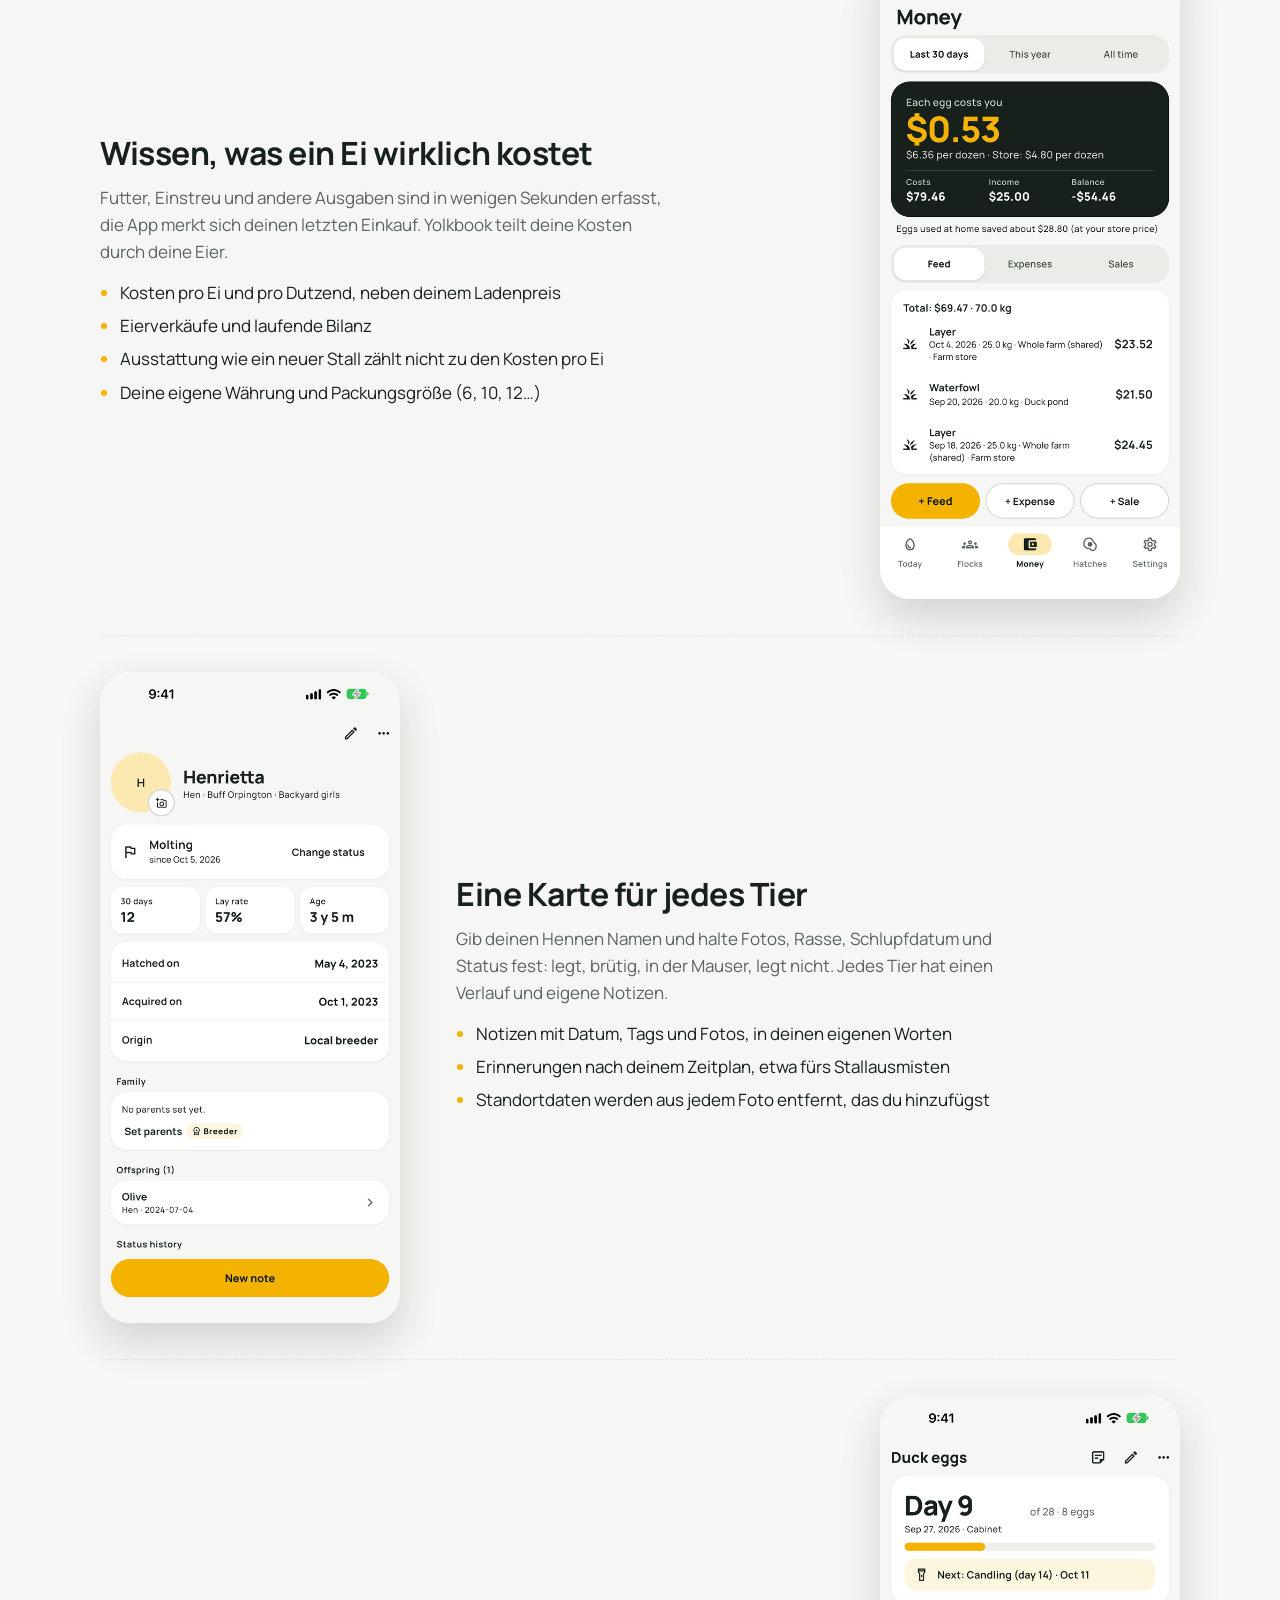
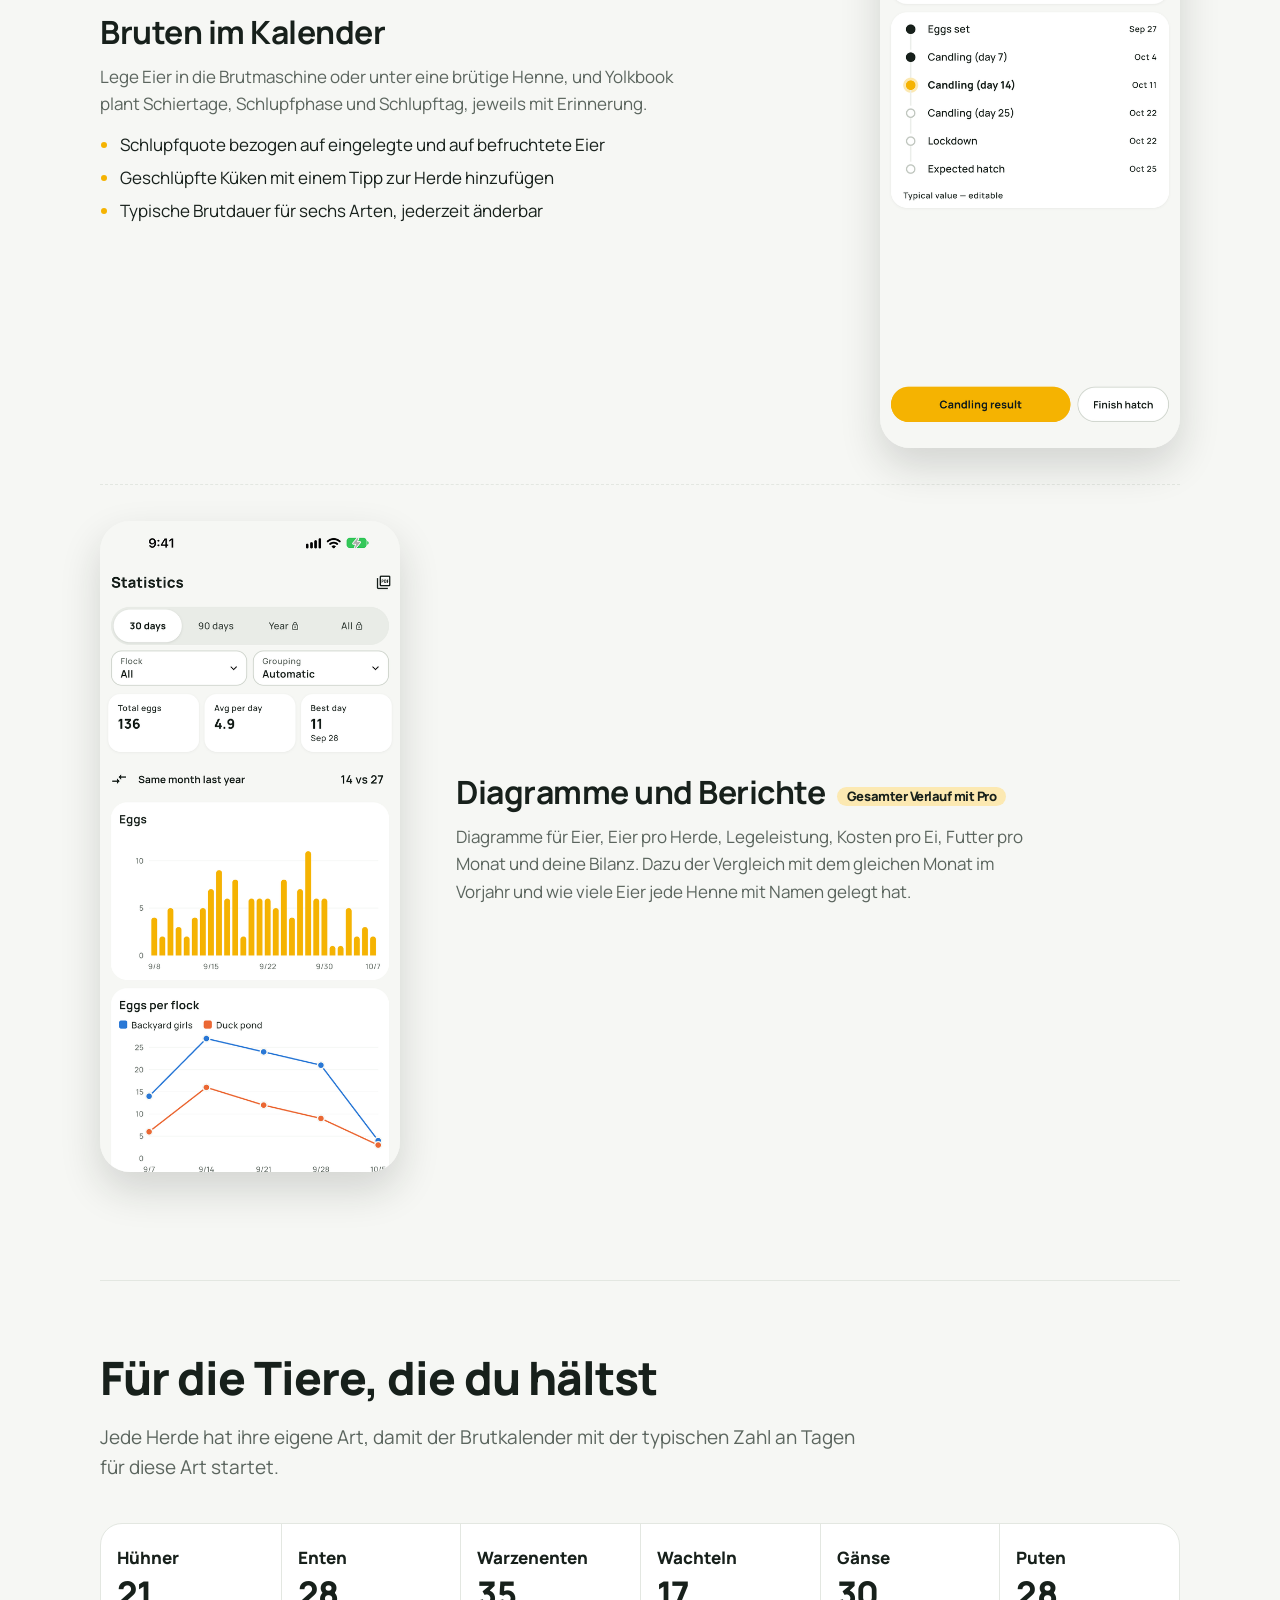
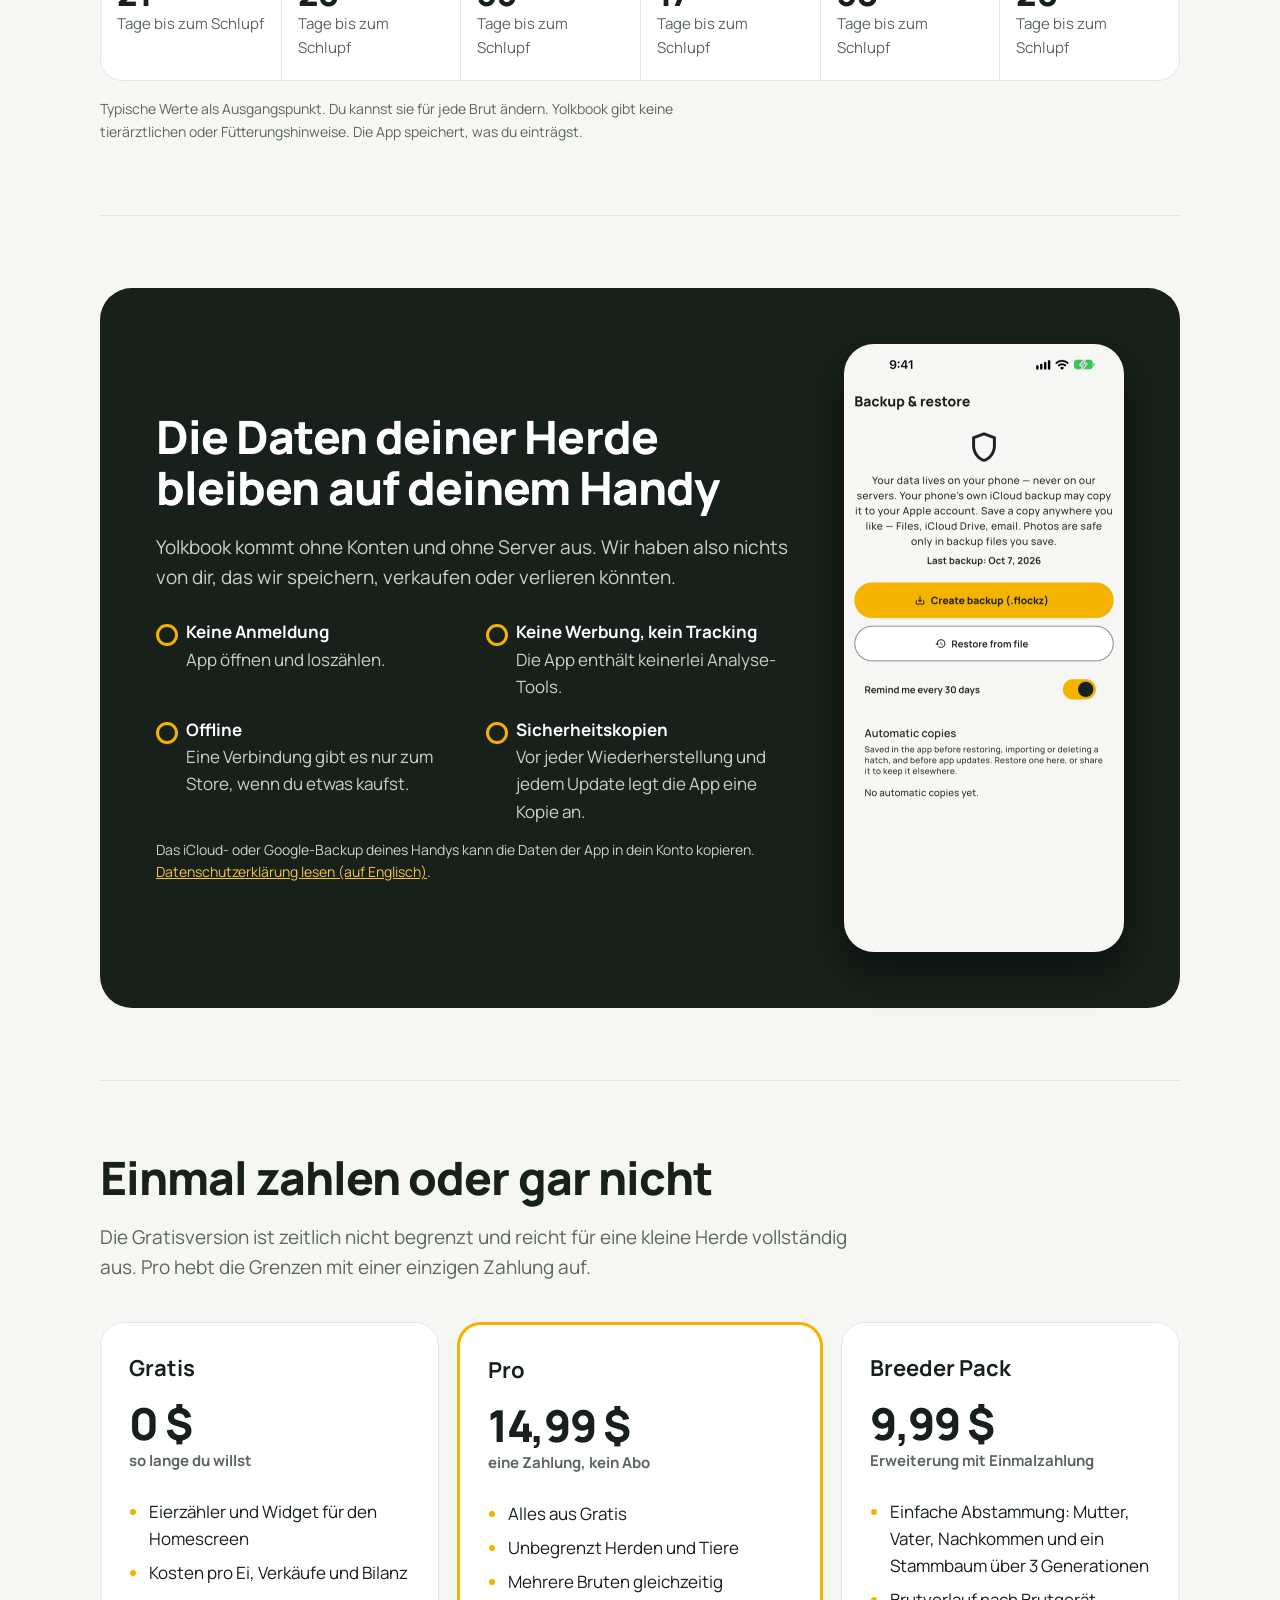
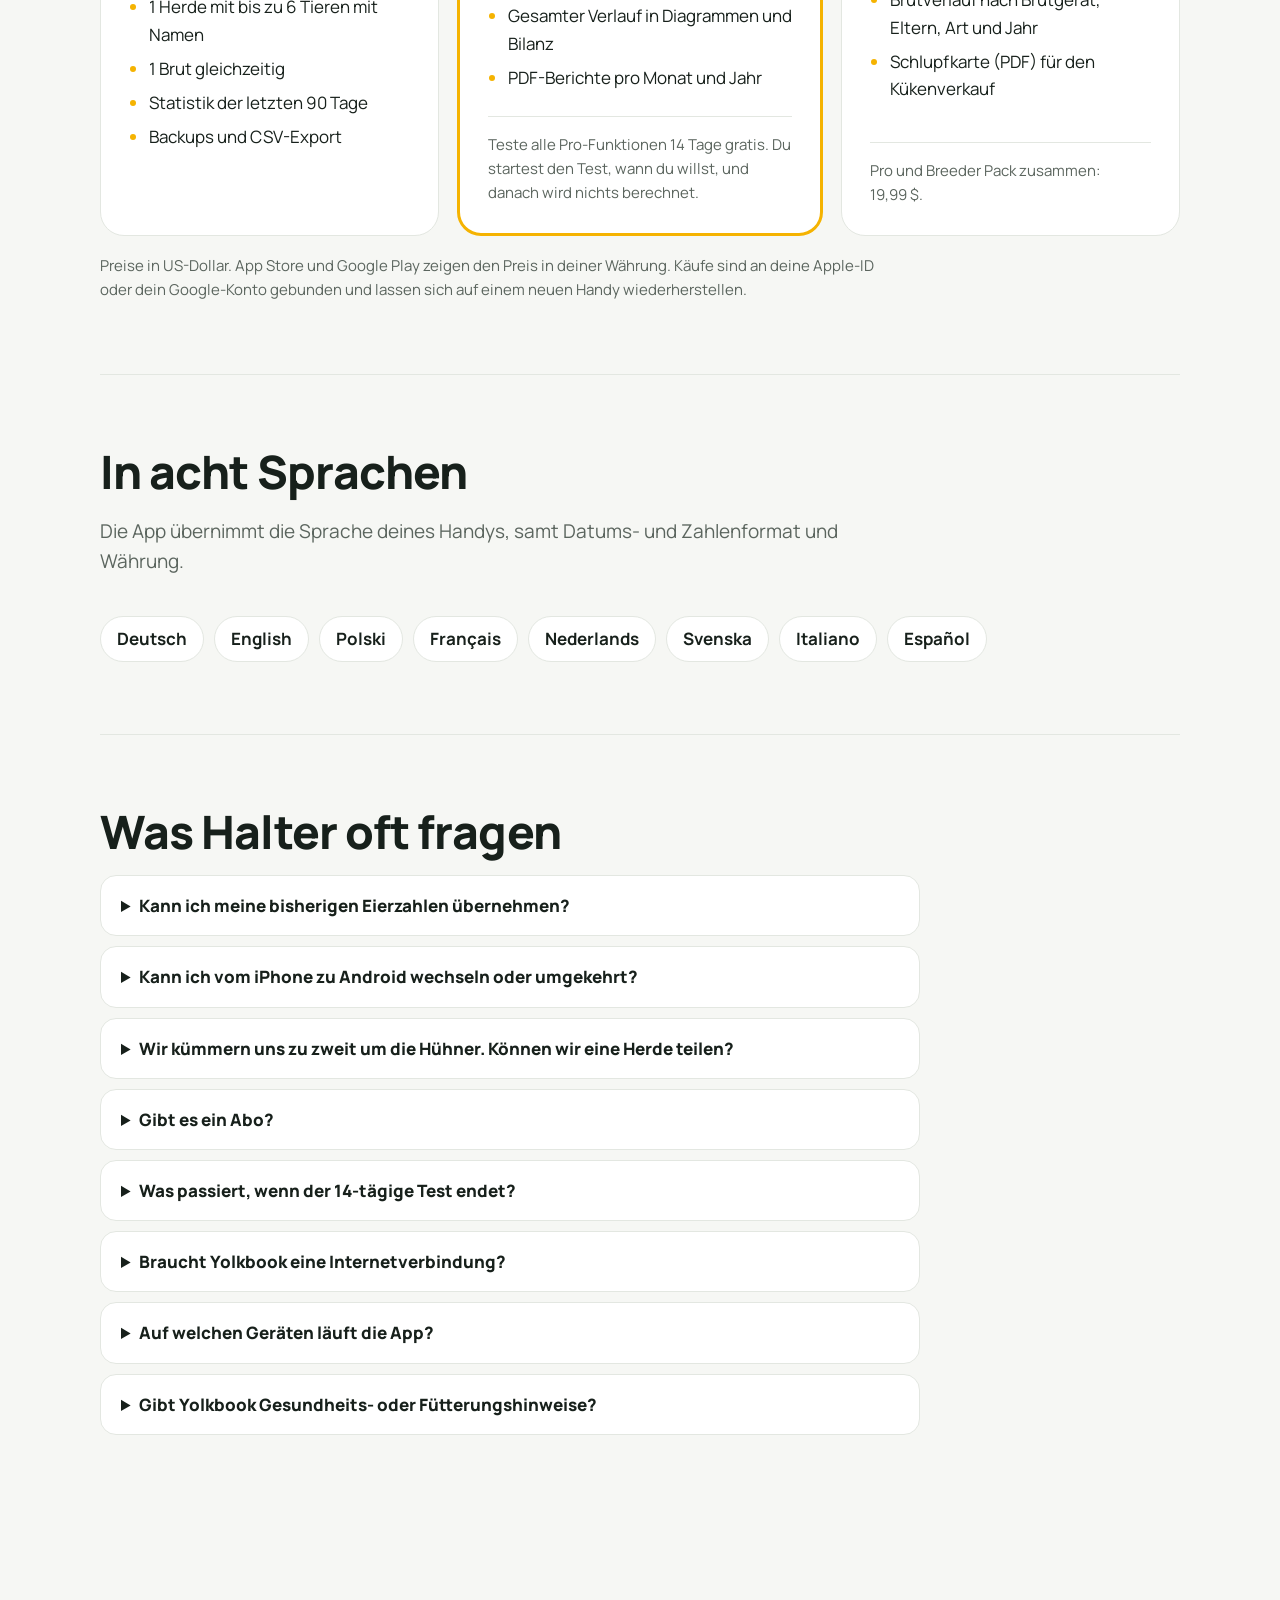
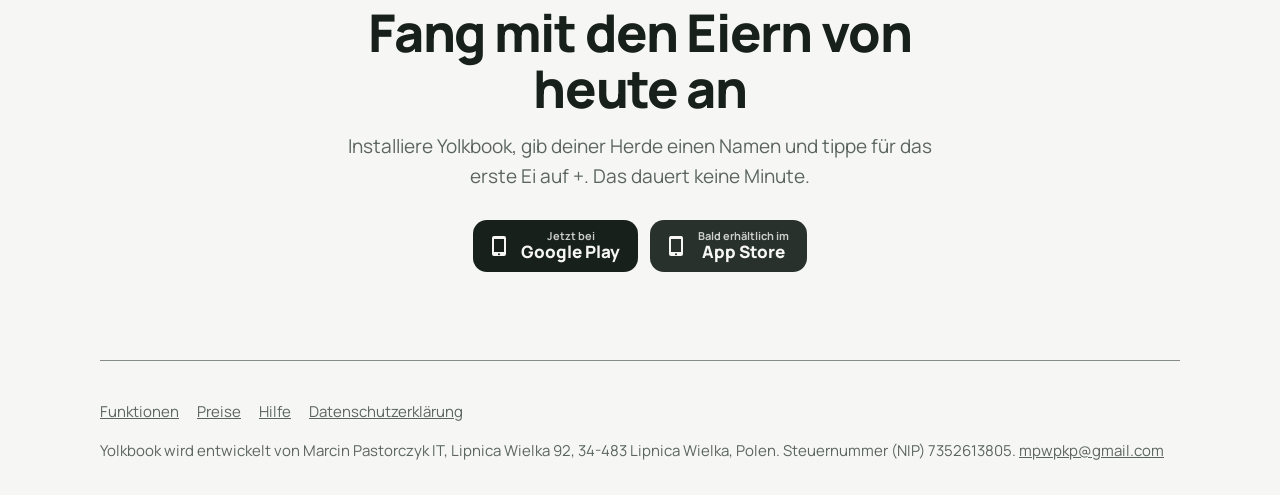
<file: de/index.html>
<!doctype html>
<html lang="de">
<head>
<meta charset="utf-8">
<meta name="viewport" content="width=device-width, initial-scale=1">
<title>Yolkbook: Eier zählen &amp; Herdentagebuch für Hühner</title>
<meta name="description" content="Zähle die Eier deiner Hühner mit einem Tipp, sieh, was jedes Ei kostet, und plane Bruten. Für Hühner, Enten, Wachteln, Gänse und Puten. Einmal zahlen.">
<link rel="canonical" href="https://yolkbook.app/de/">
<link rel="alternate" hreflang="en" href="https://yolkbook.app/">
<link rel="alternate" hreflang="pl" href="https://yolkbook.app/pl/">
<link rel="alternate" hreflang="de" href="https://yolkbook.app/de/">
<link rel="alternate" hreflang="fr" href="https://yolkbook.app/fr/">
<link rel="alternate" hreflang="nl" href="https://yolkbook.app/nl/">
<link rel="alternate" hreflang="sv" href="https://yolkbook.app/sv/">
<link rel="alternate" hreflang="it" href="https://yolkbook.app/it/">
<link rel="alternate" hreflang="es" href="https://yolkbook.app/es/">
<link rel="alternate" hreflang="x-default" href="https://yolkbook.app/">
<link rel="icon" href="../assets/favicon.png">
<link rel="apple-touch-icon" href="../assets/apple-touch-icon.png">
<link rel="preload" href="../assets/fonts/Manrope-ExtraBold.ttf" as="font" type="font/ttf" crossorigin>
<link rel="stylesheet" href="../assets/style.css">
<meta name="theme-color" content="#F6F7F4">
<meta property="og:type" content="website">
<meta property="og:site_name" content="Yolkbook">
<meta property="og:url" content="https://yolkbook.app/de/">
<meta property="og:title" content="Yolkbook: Eierzähler und Herdentagebuch">
<meta property="og:description" content="Eier mit einem Tipp zählen, Kosten pro Ei kennen, Bruten planen. Deine Daten bleiben auf deinem Handy. Einmal zahlen.">
<meta property="og:image" content="https://yolkbook.app/assets/og-en.png">
<meta property="og:image:width" content="1200">
<meta property="og:image:height" content="630">
<meta property="og:locale" content="de_DE">
<meta property="og:locale:alternate" content="en_US">
<meta property="og:locale:alternate" content="pl_PL">
<meta property="og:locale:alternate" content="fr_FR">
<meta property="og:locale:alternate" content="nl_NL">
<meta property="og:locale:alternate" content="sv_SE">
<meta property="og:locale:alternate" content="it_IT">
<meta property="og:locale:alternate" content="es_ES">
<meta name="twitter:card" content="summary_large_image">
<script type="application/ld+json">
{
 "@context": "https://schema.org",
 "@graph": [
  {
   "@type": "MobileApplication",
   "@id": "https://yolkbook.app/#app",
   "name": "Yolkbook",
   "alternateName": "Yolkbook: Eier & Hühner",
   "description": "Eierzähler und Herdentagebuch für Hühner, Enten, Wachteln, Gänse und Puten in Hobbyhaltung. Eier pro Tag, Kosten pro Ei, Brutkalender, Tierkarten, Backups und Export als CSV oder PDF. Die Daten bleiben auf dem Gerät.",
   "url": "https://yolkbook.app/de/",
   "image": "https://yolkbook.app/assets/icon.png",
   "operatingSystem": "iOS 15 oder neuer, Android 7.0 oder neuer",
   "applicationCategory": "LifestyleApplication",
   "inLanguage": [
    "de",
    "en",
    "pl",
    "fr",
    "nl",
    "sv",
    "it",
    "es"
   ],
   "offers": [
    {
     "@type": "Offer",
     "name": "Gratis",
     "price": "0",
     "priceCurrency": "USD"
    },
    {
     "@type": "Offer",
     "name": "Yolkbook Pro (Einmalkauf)",
     "price": "14.99",
     "priceCurrency": "USD"
    },
    {
     "@type": "Offer",
     "name": "Breeder Pack (Einmalkauf)",
     "price": "9.99",
     "priceCurrency": "USD"
    }
   ],
   "publisher": {
    "@id": "https://yolkbook.app/#org"
   }
  },
  {
   "@type": "Organization",
   "@id": "https://yolkbook.app/#org",
   "name": "Marcin Pastorczyk IT",
   "url": "https://yolkbook.app/",
   "email": "mpwpkp@gmail.com",
   "address": {
    "@type": "PostalAddress",
    "streetAddress": "Lipnica Wielka 92",
    "postalCode": "34-483",
    "addressLocality": "Lipnica Wielka",
    "addressCountry": "PL"
   }
  },
  {
   "@type": "FAQPage",
   "mainEntity": [
    {
     "@type": "Question",
     "name": "Kann ich meine bisherigen Eierzahlen übernehmen?",
     "acceptedAnswer": {
      "@type": "Answer",
      "text": "Ja. Importiere tägliche Eierzahlen aus einer Tabelle oder dem CSV-Export einer anderen App. Du brauchst eine Spalte mit dem Datum und eine mit der Anzahl Eier, eine Spalte für die Herde ist optional."
     }
    },
    {
     "@type": "Question",
     "name": "Kann ich vom iPhone zu Android wechseln oder umgekehrt?",
     "acceptedAnswer": {
      "@type": "Answer",
      "text": "Ja. Erstelle in den Einstellungen eine Backup-Datei, speichere sie in einem Cloud-Speicher oder schick sie dir per E-Mail und stelle sie auf dem neuen Handy wieder her. Die Datei enthält auch deine Fotos."
     }
    },
    {
     "@type": "Question",
     "name": "Gibt es ein Abo?",
     "acceptedAnswer": {
      "@type": "Answer",
      "text": "Nein. Die Gratisversion ist zeitlich nicht begrenzt. Pro und Breeder Pack sind Einmalkäufe."
     }
    },
    {
     "@type": "Question",
     "name": "Braucht Yolkbook eine Internetverbindung?",
     "acceptedAnswer": {
      "@type": "Answer",
      "text": "Nein. Alles funktioniert offline. Die App verbindet sich nur mit dem App Store oder Google Play, wenn du etwas kaufst oder einen Kauf wiederherstellst."
     }
    },
    {
     "@type": "Question",
     "name": "Gibt Yolkbook Gesundheits- oder Fütterungshinweise?",
     "acceptedAnswer": {
      "@type": "Answer",
      "text": "Nein. Yolkbook speichert, was du einträgst. Referenzwerte wie die Bruttage sind typische Ausgangswerte, die du ändern kannst."
     }
    }
   ]
  }
 ]
}
</script>
</head>
<body>
<a class="skip" href="#main">Zum Inhalt springen</a>
<div class="wrap">
  <header class="top">
    <a class="brand" href="./"><img src="../assets/icon.png" alt="" width="36" height="36">Yolkbook</a>
    <nav class="top" aria-label="Hauptmenü">
      <a class="hide-sm" href="#funktionen">Funktionen</a>
      <a class="hide-sm" href="#preise">Preise</a>
      <a class="hide-sm" href="#fragen">Fragen</a>
      <a class="hide-sm" href="../support.html">Hilfe</a>
      <details class="langmenu"><summary aria-label="Deutsch">DE</summary><ul><li><a href="../" hreflang="en" lang="en">English</a></li><li><a href="../pl/" hreflang="pl" lang="pl">Polski</a></li><li><a href="../de/" hreflang="de" lang="de" aria-current="page">Deutsch</a></li><li><a href="../fr/" hreflang="fr" lang="fr">Français</a></li><li><a href="../nl/" hreflang="nl" lang="nl">Nederlands</a></li><li><a href="../sv/" hreflang="sv" lang="sv">Svenska</a></li><li><a href="../it/" hreflang="it" lang="it">Italiano</a></li><li><a href="../es/" hreflang="es" lang="es">Español</a></li></ul></details>
    </nav>
  </header>

  <main id="main">
    <section class="hero">
      <div>
        <h1>Jedes Ei gezählt. Jeder Eintrag bleibt.</h1>
        <p class="lead">Yolkbook ist Eierzähler und Herdentagebuch für Hühner, Enten, Wachteln, Gänse und Puten in Hobbyhaltung. Die Eier von heute trägst du mit zwei Tipps ein, du siehst, was dich jedes Ei kostet, und planst deine Bruten. Alle Einträge bleiben auf deinem Handy.</p>
        <ul class="facts"><li>Gratis starten</li><li>Funktioniert offline</li><li>Pro mit einer Zahlung</li></ul>
        <div class="stores">
          <a class="store" href="https://play.google.com/store/apps/details?id=app.yolkbook&amp;hl=de"><svg viewBox="0 0 24 24" aria-hidden="true"><path d="M7 2h10a2 2 0 0 1 2 2v16a2 2 0 0 1-2 2H7a2 2 0 0 1-2-2V4a2 2 0 0 1 2-2zm0 3v13h10V5H7zm5 14.2a1 1 0 1 0 0 2 1 1 0 0 0 0-2z"/></svg><span><small>Jetzt bei</small><strong>Google Play</strong></span></a><span class="store"><svg viewBox="0 0 24 24" aria-hidden="true"><path d="M7 2h10a2 2 0 0 1 2 2v16a2 2 0 0 1-2 2H7a2 2 0 0 1-2-2V4a2 2 0 0 1 2-2zm0 3v13h10V5H7zm5 14.2a1 1 0 1 0 0 2 1 1 0 0 0 0-2z"/></svg><span><small>Bald erhältlich im</small><strong>App Store</strong></span></span>
          <p class="note">Für iPhone, iPad und Android. Jetzt bei Google Play; die App-Store-Version wird gerade von Apple geprüft.</p>
        </div>
      </div>

      <div class="counter" data-carton data-lang="de" data-start="7" data-one="Ei heute" data-many="Eier heute"
           data-hint="Tippe auf +, wie morgens an der Stalltür." data-full="&lt;strong&gt;Ein volles Dutzend.&lt;/strong&gt; Die App zählt mit und rechnet die Kosten pro Ei für dich aus.">
        <div class="counter-head">
          <span class="counter-flock">Gartenhühner</span>
          <span class="counter-meta">8 Hennen</span>
        </div>
        <div class="counter-row">
          <button class="round" type="button" data-minus aria-label="Ein Ei abziehen">−</button>
          <div class="counter-num" aria-live="polite"><output>0</output><span data-label>Eier heute</span></div>
          <button class="round plus" type="button" data-plus aria-label="Ein Ei hinzufügen">+</button>
        </div>
        <div class="carton" aria-hidden="true"><span class="cell"></span><span class="cell"></span><span class="cell"></span><span class="cell"></span><span class="cell"></span><span class="cell"></span><span class="cell"></span><span class="cell"></span><span class="cell"></span><span class="cell"></span><span class="cell"></span><span class="cell"></span></div>
        <p class="counter-foot" data-foot>Tippe auf +, wie morgens an der Stalltür.</p>
      </div>
    </section>

    <section class="block" aria-labelledby="why">
      <h2 id="why">Apps verschwinden. Deine Eierbuchführung bleibt.</h2>
      <p class="intro">Als ein beliebter kostenloser Eierzähler aus dem App Store verschwand, verloren Halter damit die Legedaten mehrerer Jahre. Bei Yolkbook kann dir das nicht passieren: Es gibt kein Konto, das gekündigt wird, und keinen Server von uns, der abgeschaltet werden kann.</p>
      <ul class="promises"><li><h3>Auf deinem Handy gespeichert</h3><p>Herden, Eier, Kosten, Bruten, Notizen und Fotos liegen in der App auf deinem Gerät. Nichts davon wird an uns gesendet.</p></li><li><h3>Backup mit einem Tipp</h3><p>Speichere eine Backup-Datei in Dateien, iCloud Drive, Google Drive oder per E-Mail und stelle sie auf jedem Handy wieder her, ob iPhone oder Android.</p></li><li><h3>Dateien, die du selbst öffnen kannst</h3><p>Exportiere Eier, Ausgaben, Tiere und Bruten als CSV für jede Tabellenkalkulation oder als PDF-Bericht pro Monat und Jahr.</p></li></ul>
    </section>

    <section class="block" id="funktionen" aria-labelledby="features-title">
      <h2 id="features-title">Was du mit Yolkbook machen kannst</h2>
      <p class="intro">Sechs Bildschirme decken den Alltag mit einer kleinen Herde ab, vom morgendlichen Eierzählen bis zum Schlupf drei Wochen später.</p>
      <article class="feature">
        <div>
          <h3>Der Tag mit zwei Tipps erfasst</h3>
          <p>Der Heute-Bildschirm zeigt für jede Herde einen großen Zähler. App öffnen, + tippen, fertig.</p>
          <ul><li>Widget für den Homescreen mit +1 und −1 für jede Herde</li><li>Auf Wunsch Zählung pro Henne, damit du siehst, wer legt</li><li>Ei-Markierungen: Doppeldotter, weich oder ohne Schale, zerbrochen und mehr</li><li>Verkaufte, verschenkte und selbst verbrauchte Eier im Blick</li></ul>
        </div>
        <div class="shot"><img src="../assets/screens/en/1.png" width="560" height="1216" loading="lazy" alt="Heute-Bildschirm mit Eierzähler für zwei Herden und Kosten pro Ei der Woche"></div>
      </article>
      <article class="feature">
        <div>
          <h3>Jeder Tag des Monats auf einen Blick</h3>
          <p>Im Kalender ist jeder Tag nach der Zahl der gesammelten Eier eingefärbt. Tage, an denen du nichts eingetragen hast, sehen anders aus als Tage mit null Eiern. So findest du Lücken schnell.</p>
        </div>
        <div class="shot"><img src="../assets/screens/en/2.png" width="560" height="1216" loading="lazy" alt="Monatskalender mit der Eierzahl für jeden Tag"></div>
      </article>
      <article class="feature">
        <div>
          <h3>Wissen, was ein Ei wirklich kostet</h3>
          <p>Futter, Einstreu und andere Ausgaben sind in wenigen Sekunden erfasst, die App merkt sich deinen letzten Einkauf. Yolkbook teilt deine Kosten durch deine Eier.</p>
          <ul><li>Kosten pro Ei und pro Dutzend, neben deinem Ladenpreis</li><li>Eierverkäufe und laufende Bilanz</li><li>Ausstattung wie ein neuer Stall zählt nicht zu den Kosten pro Ei</li><li>Deine eigene Währung und Packungsgröße (6, 10, 12…)</li></ul>
        </div>
        <div class="shot"><img src="../assets/screens/en/3.png" width="560" height="1216" loading="lazy" alt="Finanzen mit Kosten pro Ei, Ausgaben und Bilanz"></div>
      </article>
      <article class="feature">
        <div>
          <h3>Eine Karte für jedes Tier</h3>
          <p>Gib deinen Hennen Namen und halte Fotos, Rasse, Schlupfdatum und Status fest: legt, brütig, in der Mauser, legt nicht. Jedes Tier hat einen Verlauf und eigene Notizen.</p>
          <ul><li>Notizen mit Datum, Tags und Fotos, in deinen eigenen Worten</li><li>Erinnerungen nach deinem Zeitplan, etwa fürs Stallausmisten</li><li>Standortdaten werden aus jedem Foto entfernt, das du hinzufügst</li></ul>
        </div>
        <div class="shot"><img src="../assets/screens/en/4.png" width="560" height="1216" loading="lazy" alt="Tierkarte einer Henne mit Foto, Status und Verlauf"></div>
      </article>
      <article class="feature">
        <div>
          <h3>Bruten im Kalender</h3>
          <p>Lege Eier in die Brutmaschine oder unter eine brütige Henne, und Yolkbook plant Schiertage, Schlupfphase und Schlupftag, jeweils mit Erinnerung.</p>
          <ul><li>Schlupfquote bezogen auf eingelegte und auf befruchtete Eier</li><li>Geschlüpfte Küken mit einem Tipp zur Herde hinzufügen</li><li>Typische Brutdauer für sechs Arten, jederzeit änderbar</li></ul>
        </div>
        <div class="shot"><img src="../assets/screens/en/5.png" width="560" height="1216" loading="lazy" alt="Brutverlauf mit Schiertagen und Schlupftag"></div>
      </article>
      <article class="feature">
        <div>
          <h3>Diagramme und Berichte <span class="tag">Gesamter Verlauf mit Pro</span></h3>
          <p>Diagramme für Eier, Eier pro Herde, Legeleistung, Kosten pro Ei, Futter pro Monat und deine Bilanz. Dazu der Vergleich mit dem gleichen Monat im Vorjahr und wie viele Eier jede Henne mit Namen gelegt hat.</p>
        </div>
        <div class="shot"><img src="../assets/screens/en/7.png" width="560" height="1216" loading="lazy" alt="Statistik mit einem Diagramm der Eier über 30 Tage"></div>
      </article>
    </section>

    <section class="block" aria-labelledby="species-title">
      <h2 id="species-title">Für die Tiere, die du hältst</h2>
      <p class="intro">Jede Herde hat ihre eigene Art, damit der Brutkalender mit der typischen Zahl an Tagen für diese Art startet.</p>
      <dl class="species"><div><dt>Hühner</dt><dd><span class="days">21</span>Tage bis zum Schlupf</dd></div><div><dt>Enten</dt><dd><span class="days">28</span>Tage bis zum Schlupf</dd></div><div><dt>Warzenenten</dt><dd><span class="days">35</span>Tage bis zum Schlupf</dd></div><div><dt>Wachteln</dt><dd><span class="days">17</span>Tage bis zum Schlupf</dd></div><div><dt>Gänse</dt><dd><span class="days">30</span>Tage bis zum Schlupf</dd></div><div><dt>Puten</dt><dd><span class="days">28</span>Tage bis zum Schlupf</dd></div></dl>
      <p class="fineprint">Typische Werte als Ausgangspunkt. Du kannst sie für jede Brut ändern. Yolkbook gibt keine tierärztlichen oder Fütterungshinweise. Die App speichert, was du einträgst.</p>
    </section>

    <section class="block" aria-labelledby="privacy-title">
      <div class="band">
        <div>
          <h2 id="privacy-title">Die Daten deiner Herde bleiben auf deinem Handy</h2>
          <p class="intro">Yolkbook kommt ohne Konten und ohne Server aus. Wir haben also nichts von dir, das wir speichern, verkaufen oder verlieren könnten.</p>
          <ul><li><strong>Keine Anmeldung</strong>App öffnen und loszählen.</li><li><strong>Keine Werbung, kein Tracking</strong>Die App enthält keinerlei Analyse-Tools.</li><li><strong>Offline</strong>Eine Verbindung gibt es nur zum Store, wenn du etwas kaufst.</li><li><strong>Sicherheitskopien</strong>Vor jeder Wiederherstellung und jedem Update legt die App eine Kopie an.</li></ul>
          <p class="fineprint band-fine">Das iCloud- oder Google-Backup deines Handys kann die Daten der App in dein Konto kopieren. <a href="../privacy.html">Datenschutzerklärung lesen (auf Englisch)</a>.</p>
        </div>
        <div class="shot"><img src="../assets/screens/en/6.png" width="560" height="1216" loading="lazy" alt="Bildschirm Backup &amp; Wiederherstellung"></div>
      </div>
    </section>

    <section class="block" id="preise" aria-labelledby="pricing-title">
      <h2 id="pricing-title">Einmal zahlen oder gar nicht</h2>
      <p class="intro">Die Gratisversion ist zeitlich nicht begrenzt und reicht für eine kleine Herde vollständig aus. Pro hebt die Grenzen mit einer einzigen Zahlung auf.</p>
      <div class="plans"><div class="plan"><h3>Gratis</h3><p class="price">0 $</p><p class="per">so lange du willst</p><ul><li>Eierzähler und Widget für den Homescreen</li><li>Kosten pro Ei, Verkäufe und Bilanz</li><li>1 Herde mit bis zu 6 Tieren mit Namen</li><li>1 Brut gleichzeitig</li><li>Statistik der letzten 90 Tage</li><li>Backups und CSV-Export</li></ul></div><div class="plan pro"><h3>Pro</h3><p class="price">14,99 $</p><p class="per">eine Zahlung, kein Abo</p><ul><li>Alles aus Gratis</li><li>Unbegrenzt Herden und Tiere</li><li>Mehrere Bruten gleichzeitig</li><li>Gesamter Verlauf in Diagrammen und Bilanz</li><li>PDF-Berichte pro Monat und Jahr</li></ul><div class="extra"><p>Teste alle Pro-Funktionen 14 Tage gratis. Du startest den Test, wann du willst, und danach wird nichts berechnet.</p></div></div><div class="plan"><h3>Breeder Pack</h3><p class="price">9,99 $</p><p class="per">Erweiterung mit Einmalzahlung</p><ul><li>Einfache Abstammung: Mutter, Vater, Nachkommen und ein Stammbaum über 3 Generationen</li><li>Brutverlauf nach Brutgerät, Eltern, Art und Jahr</li><li>Schlupfkarte (PDF) für den Kükenverkauf</li></ul><div class="extra"><p>Pro und Breeder Pack zusammen: 19,99 $.</p></div></div></div>
      <p class="pricing-note">Preise in US-Dollar. App Store und Google Play zeigen den Preis in deiner Währung. Käufe sind an deine Apple-ID oder dein Google-Konto gebunden und lassen sich auf einem neuen Handy wiederherstellen.</p>
    </section>

    <section class="block" aria-labelledby="langs-title">
      <h2 id="langs-title">In acht Sprachen</h2>
      <p class="intro">Die App übernimmt die Sprache deines Handys, samt Datums- und Zahlenformat und Währung.</p>
      <ul class="langs"><li lang="de">Deutsch</li><li lang="en">English</li><li lang="pl">Polski</li><li lang="fr">Français</li><li lang="nl">Nederlands</li><li lang="sv">Svenska</li><li lang="it">Italiano</li><li lang="es">Español</li></ul>
    </section>

    <section class="block faq" id="fragen" aria-labelledby="faq-title">
      <h2 id="faq-title">Was Halter oft fragen</h2>
      <details><summary>Kann ich meine bisherigen Eierzahlen übernehmen?</summary><p>Ja. Importiere tägliche Eierzahlen aus einer Tabelle oder dem CSV-Export einer anderen App. Du brauchst eine Spalte mit dem Datum und eine mit der Anzahl Eier, eine Spalte für die Herde ist optional.</p></details>
      <details><summary>Kann ich vom iPhone zu Android wechseln oder umgekehrt?</summary><p>Ja. Erstelle in den Einstellungen eine Backup-Datei, speichere sie in einem Cloud-Speicher oder schick sie dir per E-Mail und stelle sie auf dem neuen Handy wieder her. Die Datei enthält auch deine Fotos.</p></details>
      <details><summary>Wir kümmern uns zu zweit um die Hühner. Können wir eine Herde teilen?</summary><p>Jedes Handy führt seine eigenen Einträge, eine Live-Synchronisierung gibt es noch nicht. Du kannst aber eine Backup-Datei von einem anderen Handy zusammenführen. Wurde derselbe Tag auf beiden Handys erfasst, gilt der neuere Eintrag.</p></details>
      <details><summary>Gibt es ein Abo?</summary><p>Nein. Die Gratisversion ist zeitlich nicht begrenzt. Pro und Breeder Pack sind Einmalkäufe.</p></details>
      <details><summary>Was passiert, wenn der 14-tägige Test endet?</summary><p>Die App wechselt zurück zur Gratisversion. Alles, was du eingetragen hast, bleibt erhalten, und du kannst es weiterhin ansehen und exportieren.</p></details>
      <details><summary>Braucht Yolkbook eine Internetverbindung?</summary><p>Nein. Alles funktioniert offline. Die App verbindet sich nur mit dem App Store oder Google Play, wenn du etwas kaufst oder einen Kauf wiederherstellst.</p></details>
      <details><summary>Auf welchen Geräten läuft die App?</summary><p>Auf iPhone und iPad ab iOS 15 sowie auf Android-Handys und -Tablets ab Android 7.0. Das interaktive Widget braucht auf dem iPhone iOS 17.</p></details>
      <details><summary>Gibt Yolkbook Gesundheits- oder Fütterungshinweise?</summary><p>Nein. Yolkbook speichert, was du einträgst. Referenzwerte wie die Bruttage sind typische Ausgangswerte, die du ändern kannst.</p></details>
      </section>

    <section class="closing" aria-labelledby="closing-title">
      <h2 id="closing-title">Fang mit den Eiern von heute an</h2>
      <p>Installiere Yolkbook, gib deiner Herde einen Namen und tippe für das erste Ei auf +. Das dauert keine Minute.</p>
      <div class="stores"><a class="store" href="https://play.google.com/store/apps/details?id=app.yolkbook&amp;hl=de"><svg viewBox="0 0 24 24" aria-hidden="true"><path d="M7 2h10a2 2 0 0 1 2 2v16a2 2 0 0 1-2 2H7a2 2 0 0 1-2-2V4a2 2 0 0 1 2-2zm0 3v13h10V5H7zm5 14.2a1 1 0 1 0 0 2 1 1 0 0 0 0-2z"/></svg><span><small>Jetzt bei</small><strong>Google Play</strong></span></a><span class="store"><svg viewBox="0 0 24 24" aria-hidden="true"><path d="M7 2h10a2 2 0 0 1 2 2v16a2 2 0 0 1-2 2H7a2 2 0 0 1-2-2V4a2 2 0 0 1 2-2zm0 3v13h10V5H7zm5 14.2a1 1 0 1 0 0 2 1 1 0 0 0 0-2z"/></svg><span><small>Bald erhältlich im</small><strong>App Store</strong></span></span></div>
    </section>
  </main>

  <footer class="bottom">
    <p class="links"><a href="#funktionen">Funktionen</a><a href="#preise">Preise</a><a href="../support.html">Hilfe</a><a href="../privacy.html">Datenschutzerklärung</a></p>
    <p>Yolkbook wird entwickelt von Marcin Pastorczyk IT, Lipnica Wielka 92, 34-483 Lipnica Wielka, Polen. Steuernummer (NIP) 7352613805. <a href="mailto:mpwpkp@gmail.com">mpwpkp@gmail.com</a></p>
  </footer>
</div>
<script src="../assets/carton.js" defer></script>
</body>
</html>
</file>
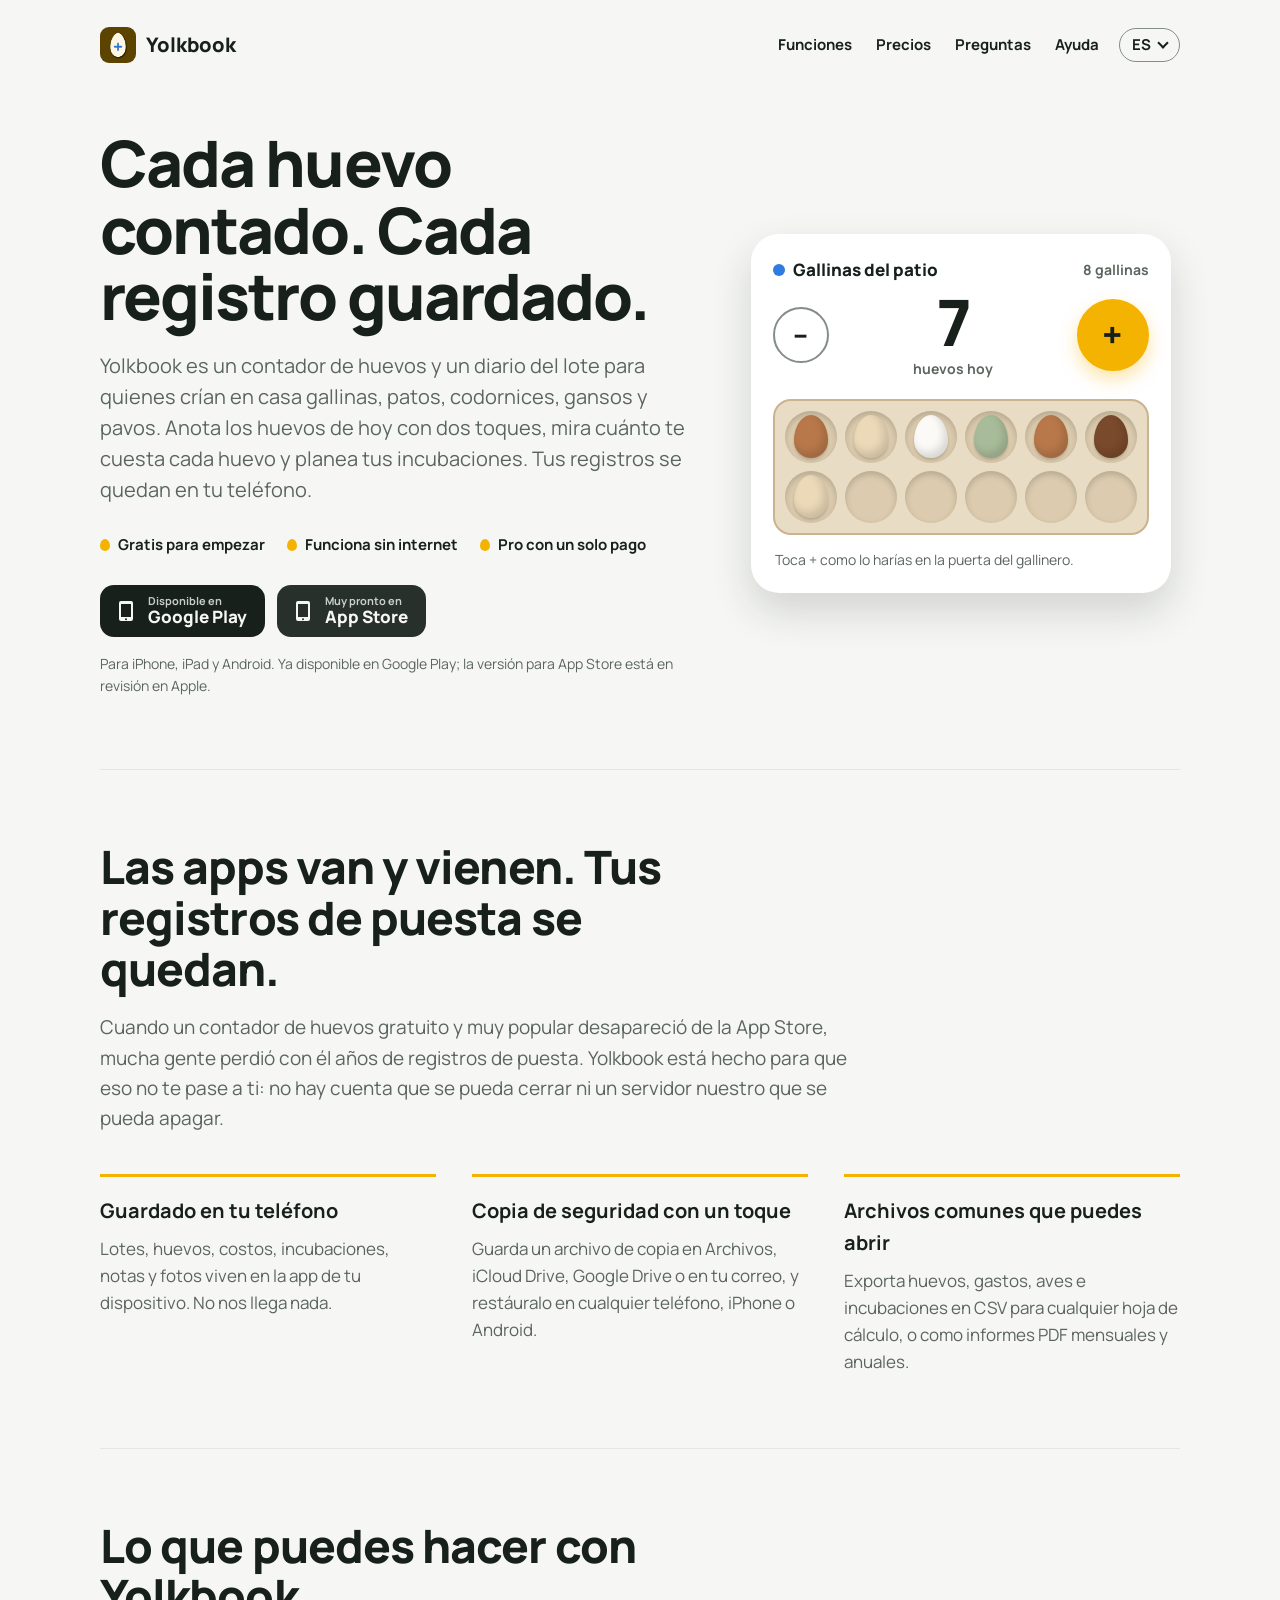
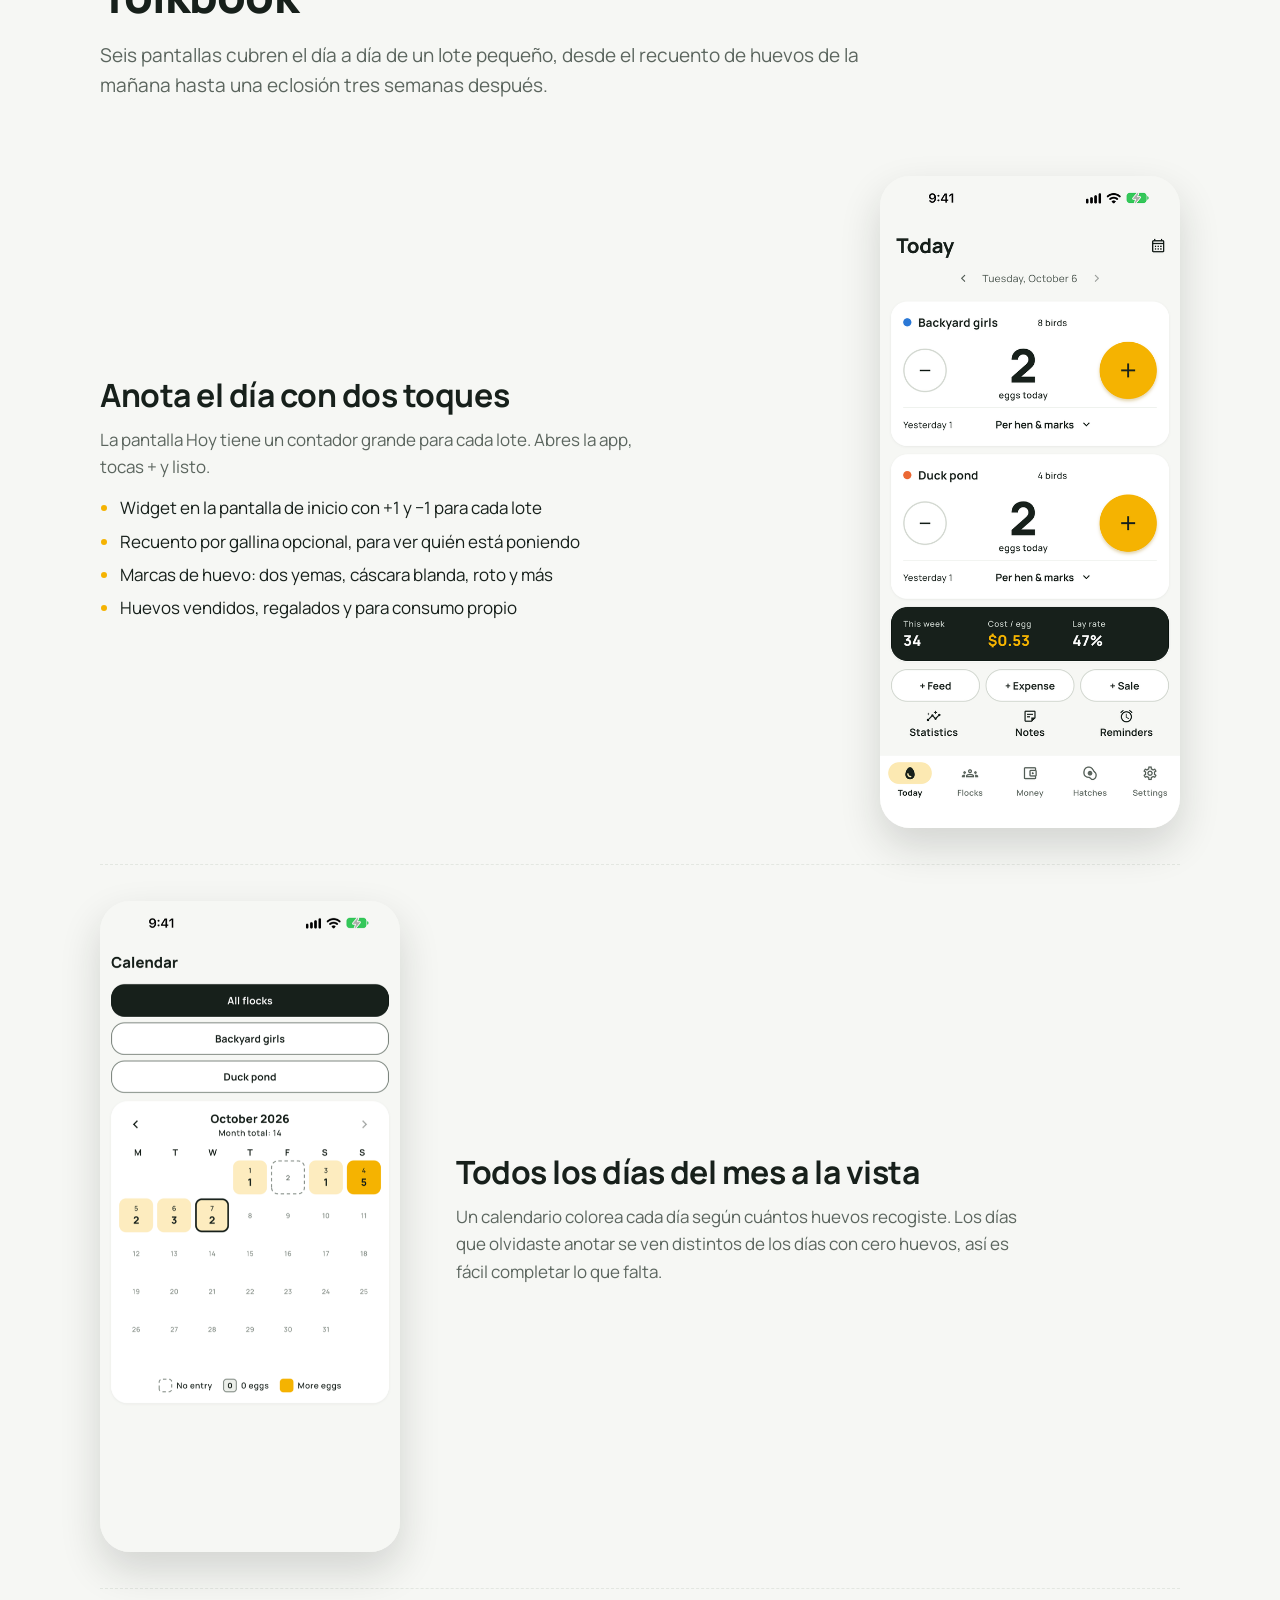
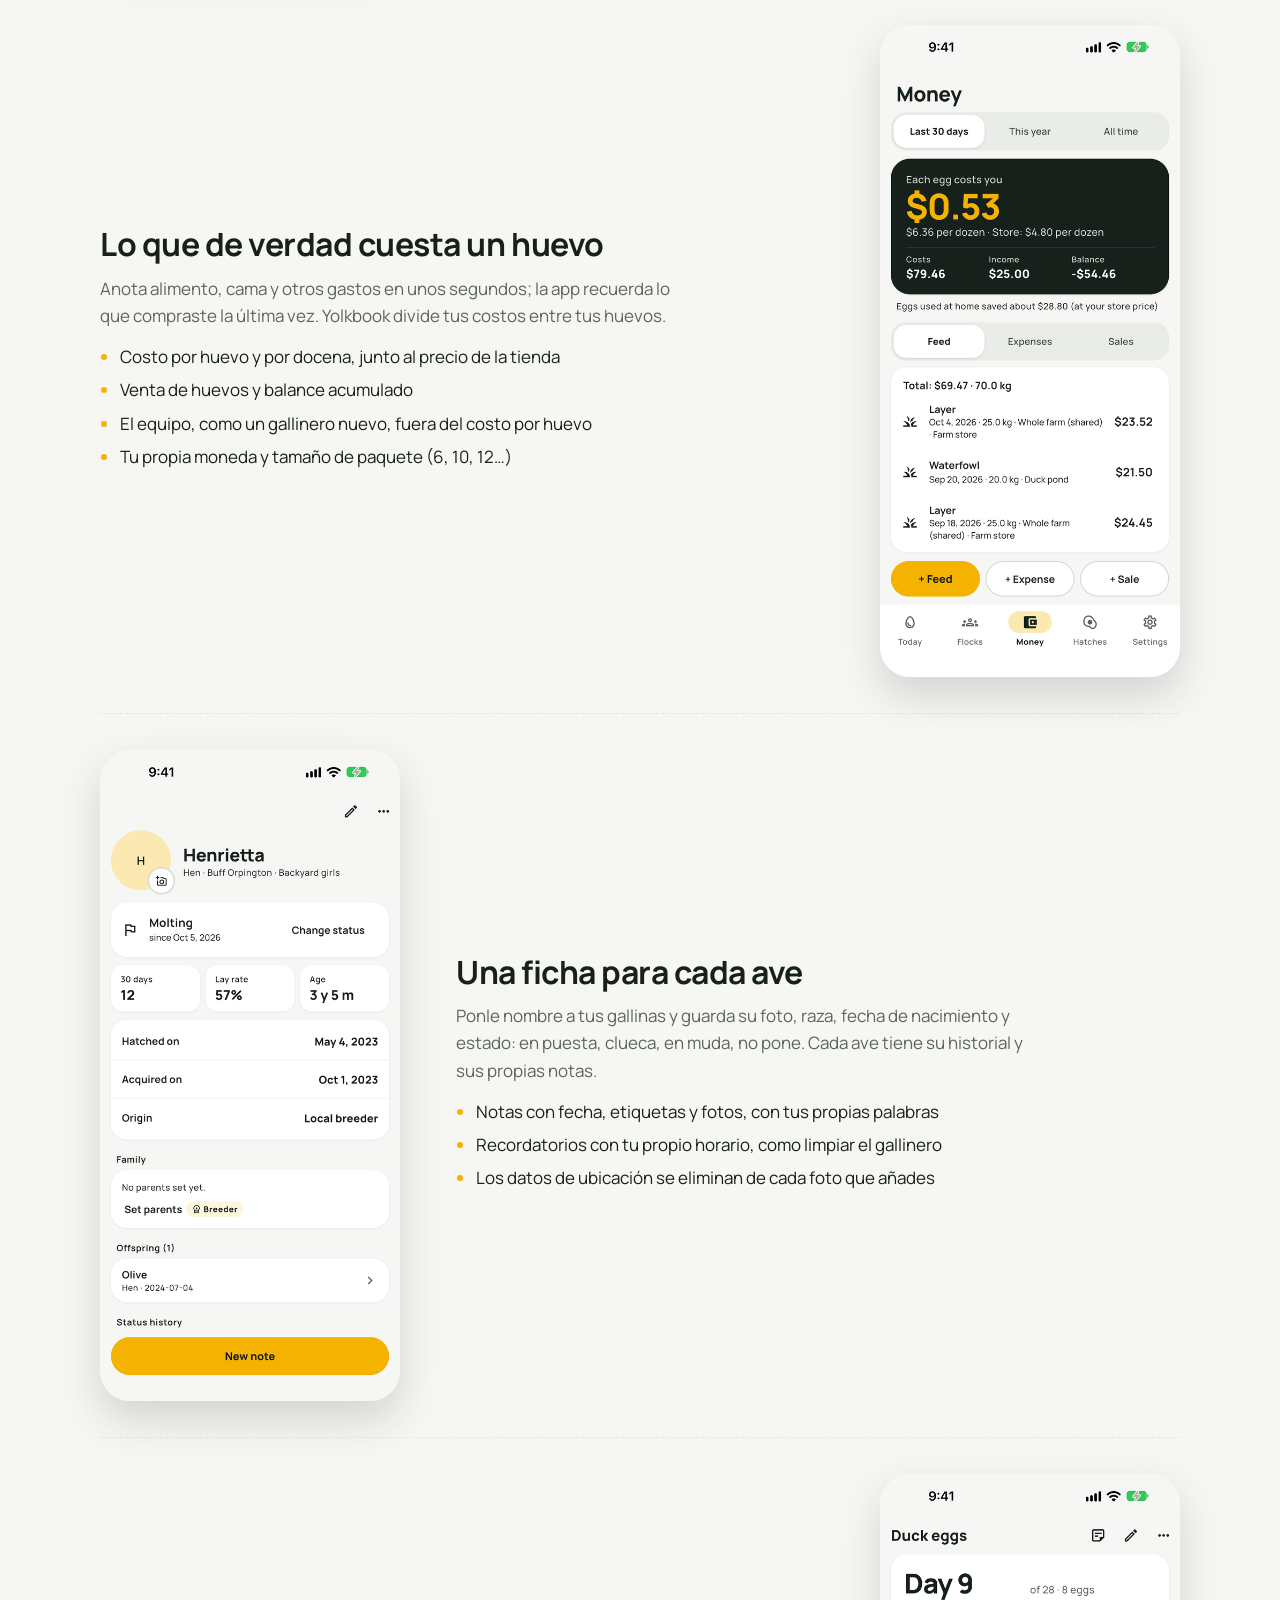
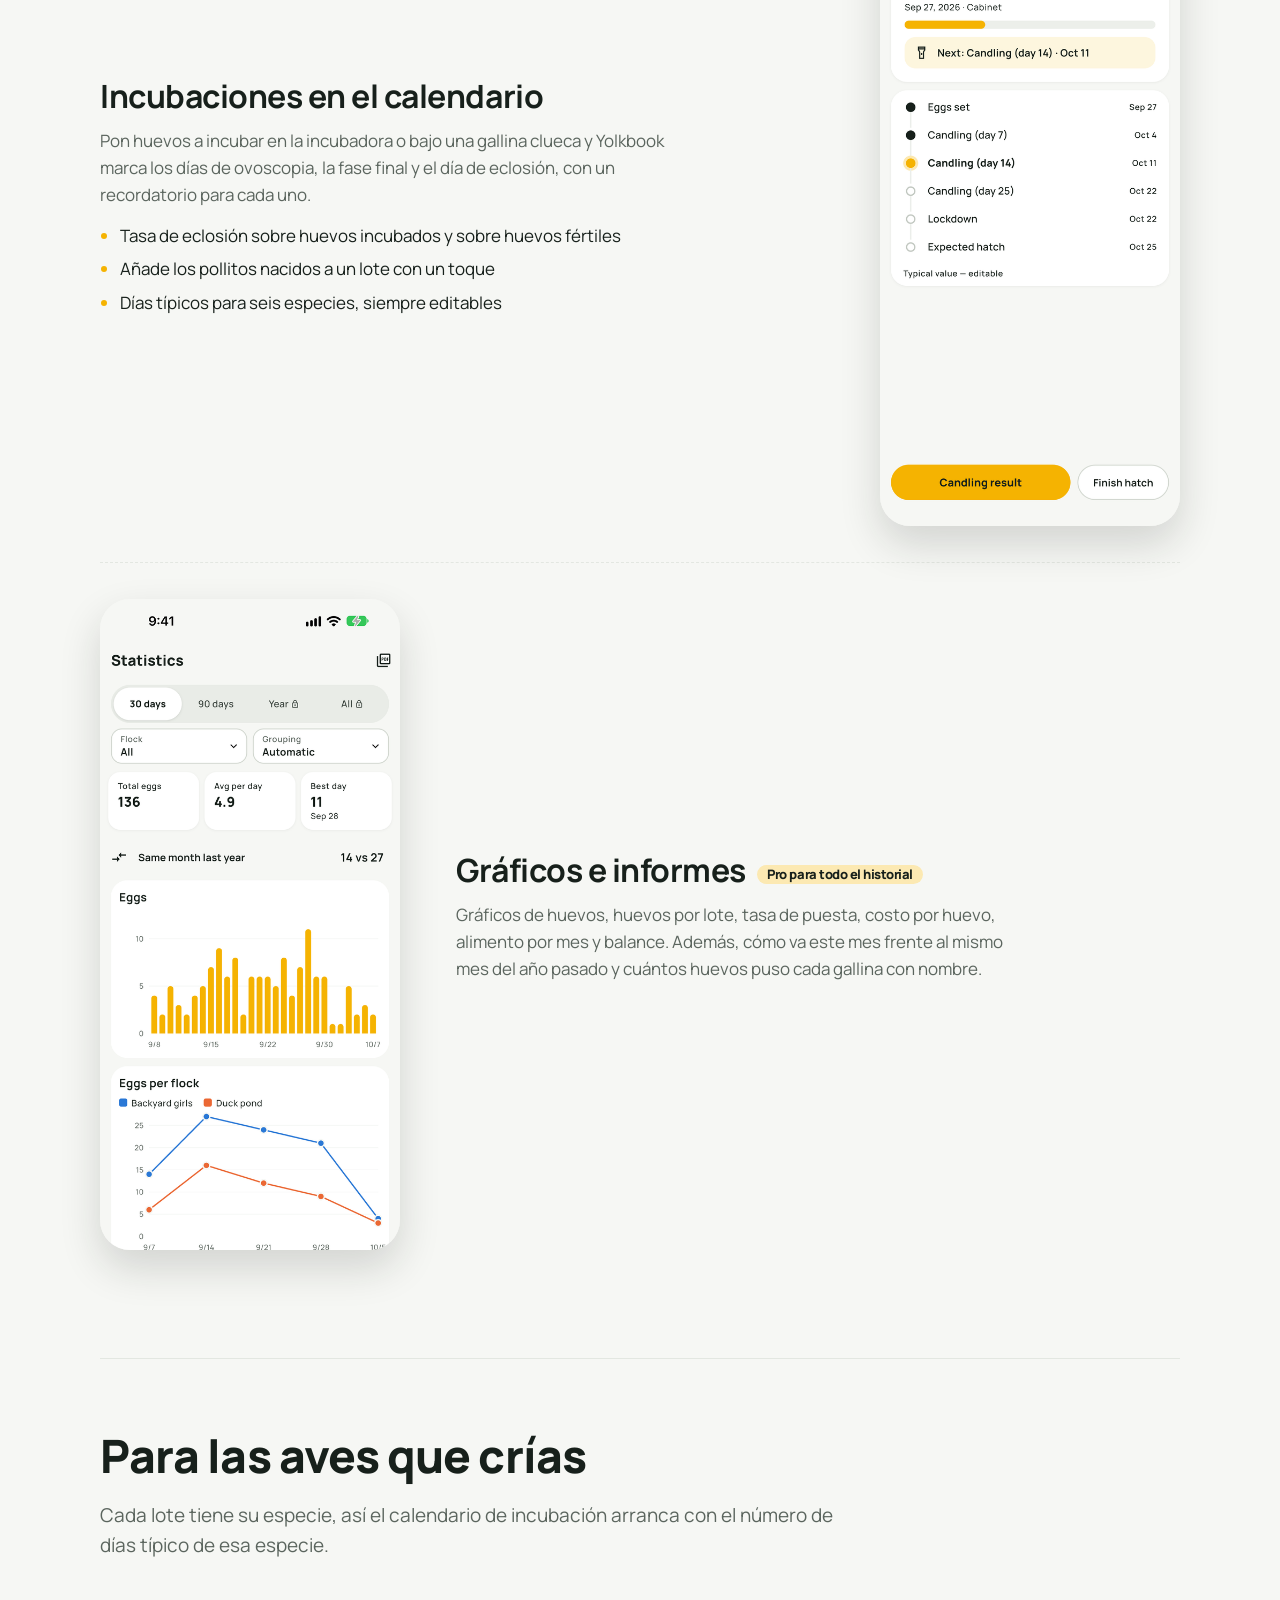
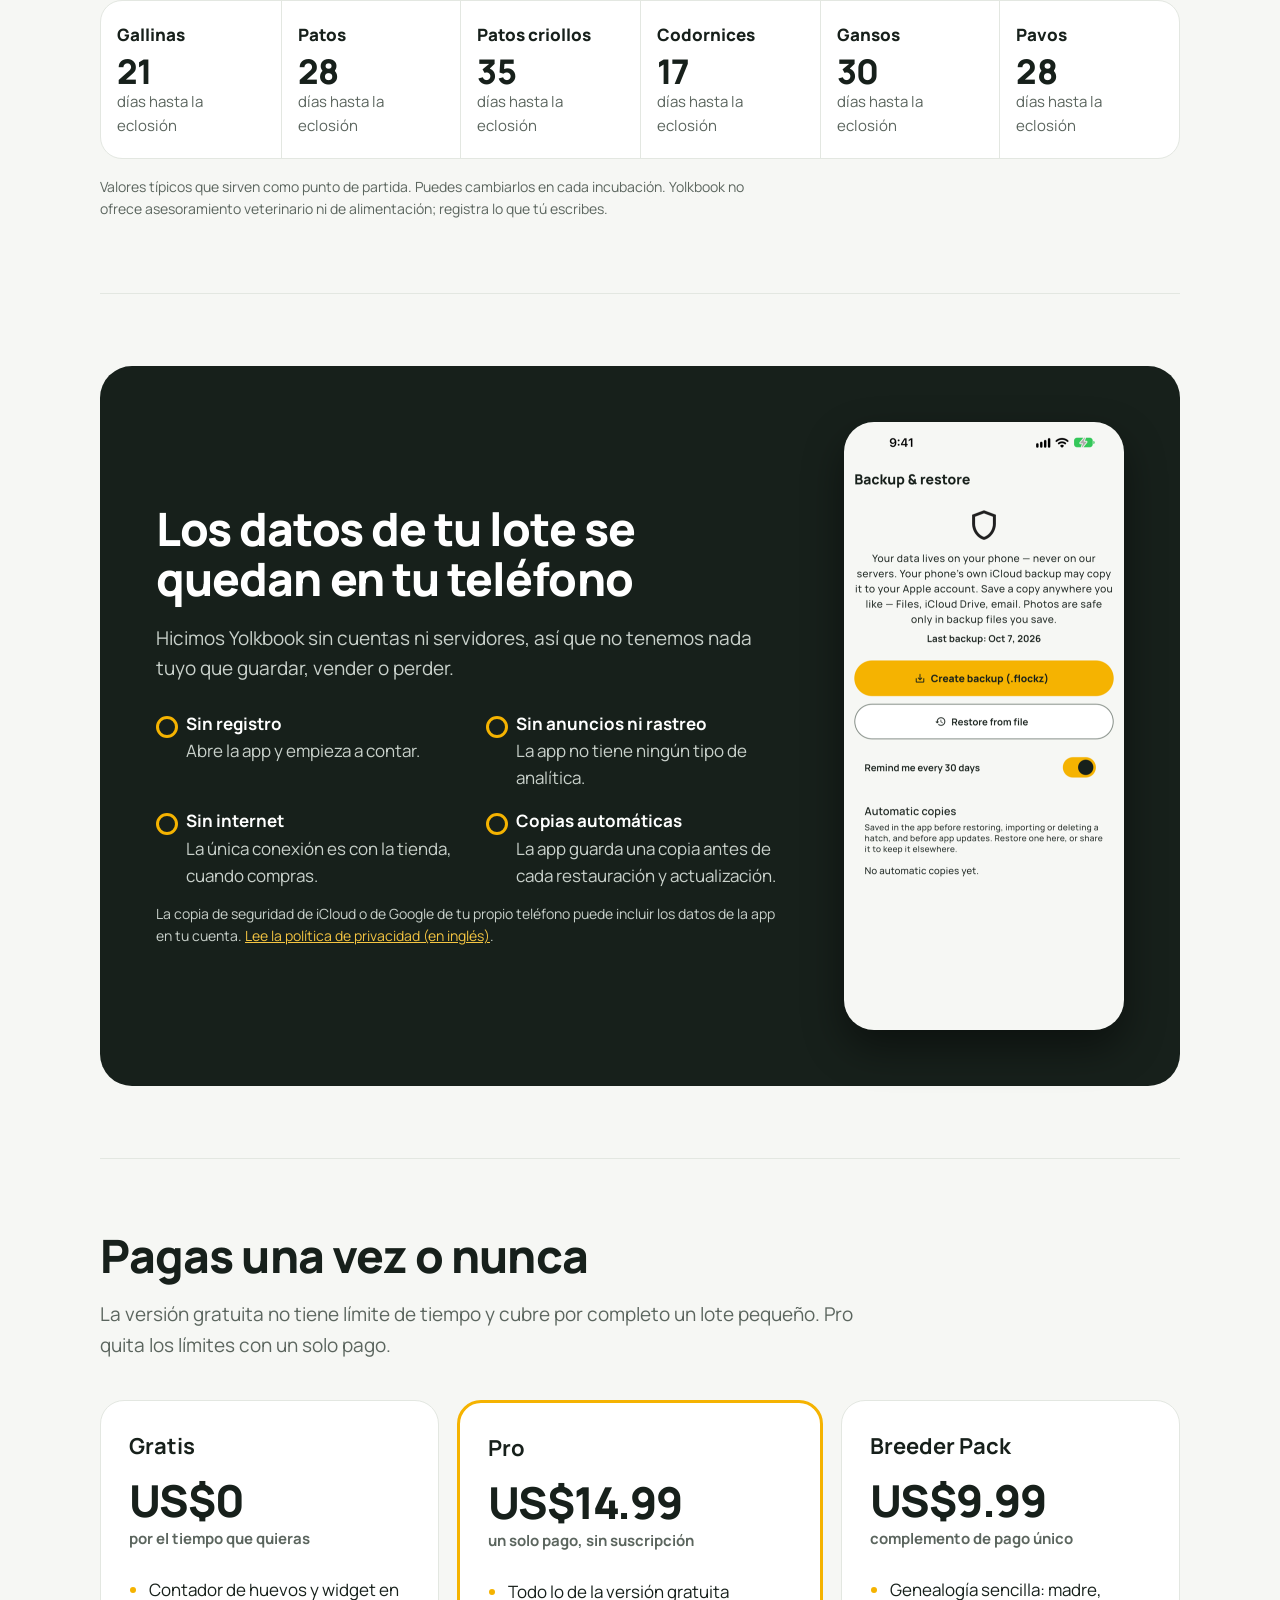
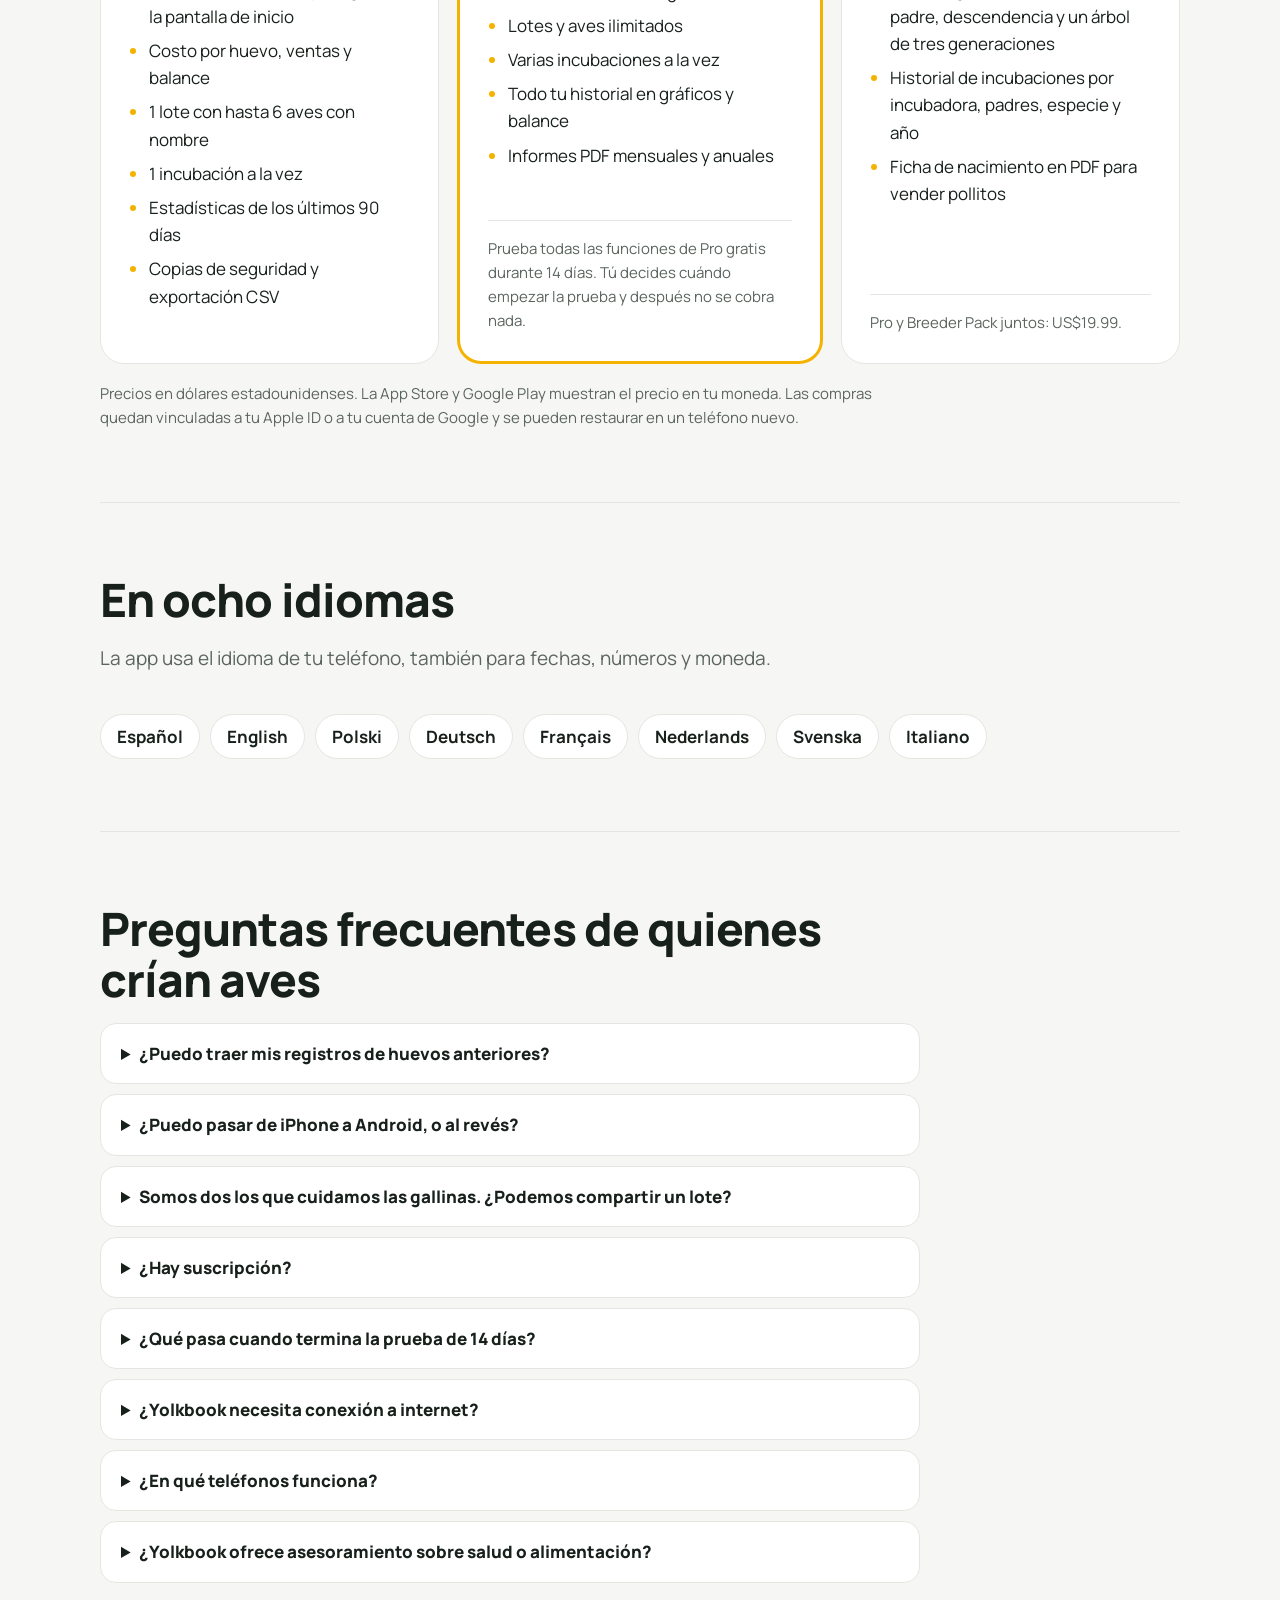
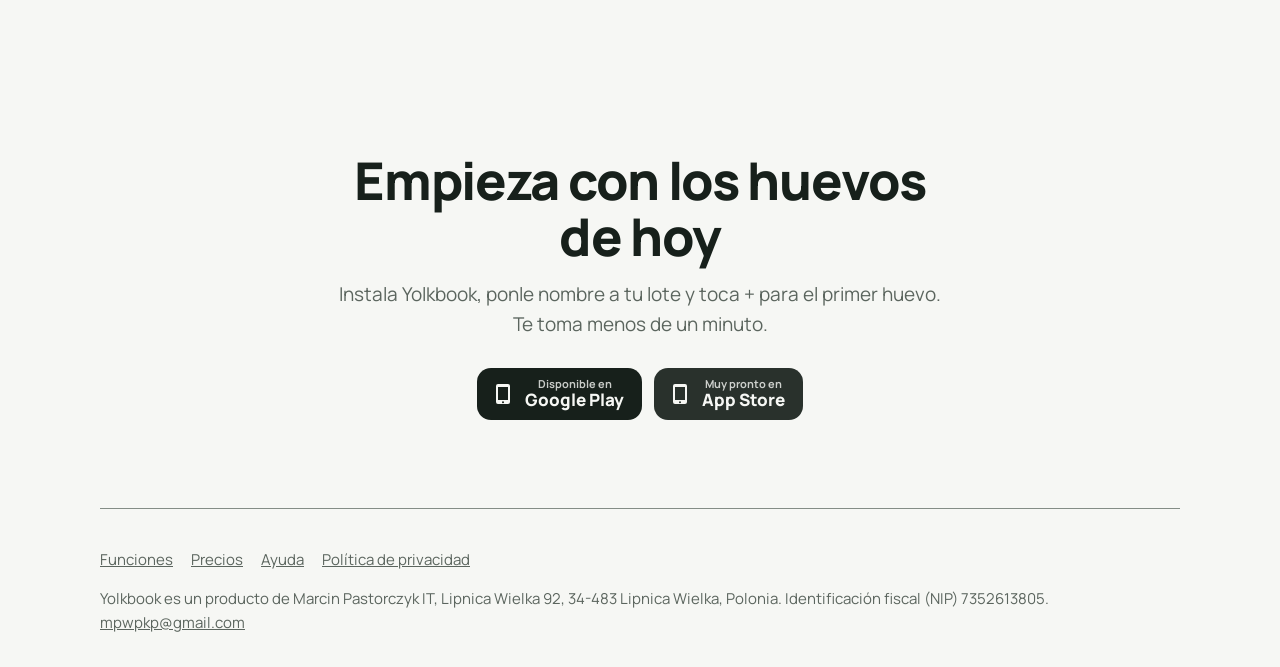
<file: es/index.html>
<!doctype html>
<html lang="es">
<head>
<meta charset="utf-8">
<meta name="viewport" content="width=device-width, initial-scale=1">
<title>Yolkbook: contador de huevos y puesta de gallinas</title>
<meta name="description" content="Cuenta los huevos de tus gallinas con un toque, mira cuánto cuesta cada huevo y planea incubaciones. Gallinas, patos, codornices y más. Datos en tu teléfono.">
<link rel="canonical" href="https://yolkbook.app/es/">
<link rel="alternate" hreflang="en" href="https://yolkbook.app/">
<link rel="alternate" hreflang="pl" href="https://yolkbook.app/pl/">
<link rel="alternate" hreflang="de" href="https://yolkbook.app/de/">
<link rel="alternate" hreflang="fr" href="https://yolkbook.app/fr/">
<link rel="alternate" hreflang="nl" href="https://yolkbook.app/nl/">
<link rel="alternate" hreflang="sv" href="https://yolkbook.app/sv/">
<link rel="alternate" hreflang="it" href="https://yolkbook.app/it/">
<link rel="alternate" hreflang="es" href="https://yolkbook.app/es/">
<link rel="alternate" hreflang="x-default" href="https://yolkbook.app/">
<link rel="icon" href="../assets/favicon.png">
<link rel="apple-touch-icon" href="../assets/apple-touch-icon.png">
<link rel="preload" href="../assets/fonts/Manrope-ExtraBold.ttf" as="font" type="font/ttf" crossorigin>
<link rel="stylesheet" href="../assets/style.css">
<meta name="theme-color" content="#F6F7F4">
<meta property="og:type" content="website">
<meta property="og:site_name" content="Yolkbook">
<meta property="og:url" content="https://yolkbook.app/es/">
<meta property="og:title" content="Yolkbook: contador de huevos y diario del lote">
<meta property="og:description" content="Cuenta huevos con un toque, mira cuánto cuesta cada uno y planea tus incubaciones. Tus datos se quedan en tu teléfono. Pagas una vez.">
<meta property="og:image" content="https://yolkbook.app/assets/og-en.png">
<meta property="og:image:width" content="1200">
<meta property="og:image:height" content="630">
<meta property="og:locale" content="es_ES">
<meta property="og:locale:alternate" content="en_US">
<meta property="og:locale:alternate" content="pl_PL">
<meta property="og:locale:alternate" content="de_DE">
<meta property="og:locale:alternate" content="fr_FR">
<meta property="og:locale:alternate" content="nl_NL">
<meta property="og:locale:alternate" content="sv_SE">
<meta property="og:locale:alternate" content="it_IT">
<meta name="twitter:card" content="summary_large_image">
<script type="application/ld+json">
{
 "@context": "https://schema.org",
 "@graph": [
  {
   "@type": "MobileApplication",
   "@id": "https://yolkbook.app/#app",
   "name": "Yolkbook",
   "alternateName": "Yolkbook: contador de huevos de gallina",
   "description": "Contador de huevos y diario del lote para quienes crían en casa gallinas, patos, codornices, gansos y pavos. Recuento diario de huevos, costo por huevo, calendario de incubación, fichas de cada ave, copias de seguridad y exportación CSV/PDF. Los datos se quedan en el dispositivo.",
   "url": "https://yolkbook.app/es/",
   "image": "https://yolkbook.app/assets/icon.png",
   "operatingSystem": "iOS 15 o posterior, Android 7.0 o posterior",
   "applicationCategory": "LifestyleApplication",
   "inLanguage": [
    "es",
    "en",
    "pl",
    "de",
    "fr",
    "nl",
    "sv",
    "it"
   ],
   "offers": [
    {
     "@type": "Offer",
     "name": "Versión gratuita",
     "price": "0",
     "priceCurrency": "USD"
    },
    {
     "@type": "Offer",
     "name": "Yolkbook Pro (pago único)",
     "price": "14.99",
     "priceCurrency": "USD"
    },
    {
     "@type": "Offer",
     "name": "Breeder Pack (pago único)",
     "price": "9.99",
     "priceCurrency": "USD"
    }
   ],
   "publisher": {
    "@id": "https://yolkbook.app/#org"
   }
  },
  {
   "@type": "Organization",
   "@id": "https://yolkbook.app/#org",
   "name": "Marcin Pastorczyk IT",
   "url": "https://yolkbook.app/",
   "email": "mpwpkp@gmail.com",
   "address": {
    "@type": "PostalAddress",
    "streetAddress": "Lipnica Wielka 92",
    "postalCode": "34-483",
    "addressLocality": "Lipnica Wielka",
    "addressCountry": "PL"
   }
  },
  {
   "@type": "FAQPage",
   "mainEntity": [
    {
     "@type": "Question",
     "name": "¿Puedo traer mis registros de huevos anteriores?",
     "acceptedAnswer": {
      "@type": "Answer",
      "text": "Sí. Importa recuentos diarios de huevos desde una hoja de cálculo o desde el CSV exportado de otra app. Necesitas una columna de fecha y otra con el número de huevos; la columna de lote es opcional."
     }
    },
    {
     "@type": "Question",
     "name": "¿Puedo pasar de iPhone a Android, o al revés?",
     "acceptedAnswer": {
      "@type": "Answer",
      "text": "Sí. Crea un archivo de copia de seguridad en Ajustes, guárdalo en la nube o envíatelo por correo y restáuralo en el teléfono nuevo. El archivo incluye tus fotos."
     }
    },
    {
     "@type": "Question",
     "name": "¿Hay suscripción?",
     "acceptedAnswer": {
      "@type": "Answer",
      "text": "No. La versión gratuita no tiene límite de tiempo. Pro y Breeder Pack son compras de pago único."
     }
    },
    {
     "@type": "Question",
     "name": "¿Yolkbook necesita conexión a internet?",
     "acceptedAnswer": {
      "@type": "Answer",
      "text": "No. Todo funciona sin conexión. La app solo se conecta a la App Store o a Google Play cuando compras o restauras una compra."
     }
    },
    {
     "@type": "Question",
     "name": "¿Yolkbook ofrece asesoramiento sobre salud o alimentación?",
     "acceptedAnswer": {
      "@type": "Answer",
      "text": "No. Yolkbook registra lo que tú escribes. Los valores de referencia, como los días de incubación, son puntos de partida típicos y puedes cambiarlos."
     }
    }
   ]
  }
 ]
}
</script>
</head>
<body>
<a class="skip" href="#main">Ir al contenido</a>
<div class="wrap">
  <header class="top">
    <a class="brand" href="./"><img src="../assets/icon.png" alt="" width="36" height="36">Yolkbook</a>
    <nav class="top" aria-label="Principal">
      <a class="hide-sm" href="#funciones">Funciones</a>
      <a class="hide-sm" href="#precios">Precios</a>
      <a class="hide-sm" href="#preguntas">Preguntas</a>
      <a class="hide-sm" href="../support.html">Ayuda</a>
      <details class="langmenu"><summary aria-label="Español">ES</summary><ul><li><a href="../" hreflang="en" lang="en">English</a></li><li><a href="../pl/" hreflang="pl" lang="pl">Polski</a></li><li><a href="../de/" hreflang="de" lang="de">Deutsch</a></li><li><a href="../fr/" hreflang="fr" lang="fr">Français</a></li><li><a href="../nl/" hreflang="nl" lang="nl">Nederlands</a></li><li><a href="../sv/" hreflang="sv" lang="sv">Svenska</a></li><li><a href="../it/" hreflang="it" lang="it">Italiano</a></li><li><a href="../es/" hreflang="es" lang="es" aria-current="page">Español</a></li></ul></details>
    </nav>
  </header>

  <main id="main">
    <section class="hero">
      <div>
        <h1>Cada huevo contado. Cada registro guardado.</h1>
        <p class="lead">Yolkbook es un contador de huevos y un diario del lote para quienes crían en casa gallinas, patos, codornices, gansos y pavos. Anota los huevos de hoy con dos toques, mira cuánto te cuesta cada huevo y planea tus incubaciones. Tus registros se quedan en tu teléfono.</p>
        <ul class="facts"><li>Gratis para empezar</li><li>Funciona sin internet</li><li>Pro con un solo pago</li></ul>
        <div class="stores">
          <a class="store" href="https://play.google.com/store/apps/details?id=app.yolkbook&amp;hl=es"><svg viewBox="0 0 24 24" aria-hidden="true"><path d="M7 2h10a2 2 0 0 1 2 2v16a2 2 0 0 1-2 2H7a2 2 0 0 1-2-2V4a2 2 0 0 1 2-2zm0 3v13h10V5H7zm5 14.2a1 1 0 1 0 0 2 1 1 0 0 0 0-2z"/></svg><span><small>Disponible en</small><strong>Google Play</strong></span></a><span class="store"><svg viewBox="0 0 24 24" aria-hidden="true"><path d="M7 2h10a2 2 0 0 1 2 2v16a2 2 0 0 1-2 2H7a2 2 0 0 1-2-2V4a2 2 0 0 1 2-2zm0 3v13h10V5H7zm5 14.2a1 1 0 1 0 0 2 1 1 0 0 0 0-2z"/></svg><span><small>Muy pronto en</small><strong>App Store</strong></span></span>
          <p class="note">Para iPhone, iPad y Android. Ya disponible en Google Play; la versión para App Store está en revisión en Apple.</p>
        </div>
      </div>

      <div class="counter" data-carton data-lang="es" data-start="7" data-one="huevo hoy" data-many="huevos hoy"
           data-hint="Toca + como lo harías en la puerta del gallinero." data-full="&lt;strong&gt;Una docena completa.&lt;/strong&gt; La app lleva la cuenta y el costo por huevo por ti.">
        <div class="counter-head">
          <span class="counter-flock">Gallinas del patio</span>
          <span class="counter-meta">8 gallinas</span>
        </div>
        <div class="counter-row">
          <button class="round" type="button" data-minus aria-label="Quitar un huevo">−</button>
          <div class="counter-num" aria-live="polite"><output>0</output><span data-label>huevos hoy</span></div>
          <button class="round plus" type="button" data-plus aria-label="Añadir un huevo">+</button>
        </div>
        <div class="carton" aria-hidden="true"><span class="cell"></span><span class="cell"></span><span class="cell"></span><span class="cell"></span><span class="cell"></span><span class="cell"></span><span class="cell"></span><span class="cell"></span><span class="cell"></span><span class="cell"></span><span class="cell"></span><span class="cell"></span></div>
        <p class="counter-foot" data-foot>Toca + como lo harías en la puerta del gallinero.</p>
      </div>
    </section>

    <section class="block" aria-labelledby="why">
      <h2 id="why">Las apps van y vienen. Tus registros de puesta se quedan.</h2>
      <p class="intro">Cuando un contador de huevos gratuito y muy popular desapareció de la App Store, mucha gente perdió con él años de registros de puesta. Yolkbook está hecho para que eso no te pase a ti: no hay cuenta que se pueda cerrar ni un servidor nuestro que se pueda apagar.</p>
      <ul class="promises"><li><h3>Guardado en tu teléfono</h3><p>Lotes, huevos, costos, incubaciones, notas y fotos viven en la app de tu dispositivo. No nos llega nada.</p></li><li><h3>Copia de seguridad con un toque</h3><p>Guarda un archivo de copia en Archivos, iCloud Drive, Google Drive o en tu correo, y restáuralo en cualquier teléfono, iPhone o Android.</p></li><li><h3>Archivos comunes que puedes abrir</h3><p>Exporta huevos, gastos, aves e incubaciones en CSV para cualquier hoja de cálculo, o como informes PDF mensuales y anuales.</p></li></ul>
    </section>

    <section class="block" id="funciones" aria-labelledby="features-title">
      <h2 id="features-title">Lo que puedes hacer con Yolkbook</h2>
      <p class="intro">Seis pantallas cubren el día a día de un lote pequeño, desde el recuento de huevos de la mañana hasta una eclosión tres semanas después.</p>
      <article class="feature">
        <div>
          <h3>Anota el día con dos toques</h3>
          <p>La pantalla Hoy tiene un contador grande para cada lote. Abres la app, tocas + y listo.</p>
          <ul><li>Widget en la pantalla de inicio con +1 y −1 para cada lote</li><li>Recuento por gallina opcional, para ver quién está poniendo</li><li>Marcas de huevo: dos yemas, cáscara blanda, roto y más</li><li>Huevos vendidos, regalados y para consumo propio</li></ul>
        </div>
        <div class="shot"><img src="../assets/screens/en/1.png" width="560" height="1216" loading="lazy" alt="Pantalla Hoy con un contador de huevos para dos lotes y el costo por huevo de la semana"></div>
      </article>
      <article class="feature">
        <div>
          <h3>Todos los días del mes a la vista</h3>
          <p>Un calendario colorea cada día según cuántos huevos recogiste. Los días que olvidaste anotar se ven distintos de los días con cero huevos, así es fácil completar lo que falta.</p>
        </div>
        <div class="shot"><img src="../assets/screens/en/2.png" width="560" height="1216" loading="lazy" alt="Calendario mensual con el recuento diario de huevos"></div>
      </article>
      <article class="feature">
        <div>
          <h3>Lo que de verdad cuesta un huevo</h3>
          <p>Anota alimento, cama y otros gastos en unos segundos; la app recuerda lo que compraste la última vez. Yolkbook divide tus costos entre tus huevos.</p>
          <ul><li>Costo por huevo y por docena, junto al precio de la tienda</li><li>Venta de huevos y balance acumulado</li><li>El equipo, como un gallinero nuevo, fuera del costo por huevo</li><li>Tu propia moneda y tamaño de paquete (6, 10, 12…)</li></ul>
        </div>
        <div class="shot"><img src="../assets/screens/en/3.png" width="560" height="1216" loading="lazy" alt="Pantalla Finanzas con costo por huevo, gastos y balance"></div>
      </article>
      <article class="feature">
        <div>
          <h3>Una ficha para cada ave</h3>
          <p>Ponle nombre a tus gallinas y guarda su foto, raza, fecha de nacimiento y estado: en puesta, clueca, en muda, no pone. Cada ave tiene su historial y sus propias notas.</p>
          <ul><li>Notas con fecha, etiquetas y fotos, con tus propias palabras</li><li>Recordatorios con tu propio horario, como limpiar el gallinero</li><li>Los datos de ubicación se eliminan de cada foto que añades</li></ul>
        </div>
        <div class="shot"><img src="../assets/screens/en/4.png" width="560" height="1216" loading="lazy" alt="Ficha de una gallina con foto, estado e historial"></div>
      </article>
      <article class="feature">
        <div>
          <h3>Incubaciones en el calendario</h3>
          <p>Pon huevos a incubar en la incubadora o bajo una gallina clueca y Yolkbook marca los días de ovoscopia, la fase final y el día de eclosión, con un recordatorio para cada uno.</p>
          <ul><li>Tasa de eclosión sobre huevos incubados y sobre huevos fértiles</li><li>Añade los pollitos nacidos a un lote con un toque</li><li>Días típicos para seis especies, siempre editables</li></ul>
        </div>
        <div class="shot"><img src="../assets/screens/en/5.png" width="560" height="1216" loading="lazy" alt="Cronología de la incubación con días de ovoscopia y día de eclosión"></div>
      </article>
      <article class="feature">
        <div>
          <h3>Gráficos e informes <span class="tag">Pro para todo el historial</span></h3>
          <p>Gráficos de huevos, huevos por lote, tasa de puesta, costo por huevo, alimento por mes y balance. Además, cómo va este mes frente al mismo mes del año pasado y cuántos huevos puso cada gallina con nombre.</p>
        </div>
        <div class="shot"><img src="../assets/screens/en/7.png" width="560" height="1216" loading="lazy" alt="Estadísticas con un gráfico de huevos de los últimos 30 días"></div>
      </article>
    </section>

    <section class="block" aria-labelledby="species-title">
      <h2 id="species-title">Para las aves que crías</h2>
      <p class="intro">Cada lote tiene su especie, así el calendario de incubación arranca con el número de días típico de esa especie.</p>
      <dl class="species"><div><dt>Gallinas</dt><dd><span class="days">21</span>días hasta la eclosión</dd></div><div><dt>Patos</dt><dd><span class="days">28</span>días hasta la eclosión</dd></div><div><dt>Patos criollos</dt><dd><span class="days">35</span>días hasta la eclosión</dd></div><div><dt>Codornices</dt><dd><span class="days">17</span>días hasta la eclosión</dd></div><div><dt>Gansos</dt><dd><span class="days">30</span>días hasta la eclosión</dd></div><div><dt>Pavos</dt><dd><span class="days">28</span>días hasta la eclosión</dd></div></dl>
      <p class="fineprint">Valores típicos que sirven como punto de partida. Puedes cambiarlos en cada incubación. Yolkbook no ofrece asesoramiento veterinario ni de alimentación; registra lo que tú escribes.</p>
    </section>

    <section class="block" aria-labelledby="privacy-title">
      <div class="band">
        <div>
          <h2 id="privacy-title">Los datos de tu lote se quedan en tu teléfono</h2>
          <p class="intro">Hicimos Yolkbook sin cuentas ni servidores, así que no tenemos nada tuyo que guardar, vender o perder.</p>
          <ul><li><strong>Sin registro</strong>Abre la app y empieza a contar.</li><li><strong>Sin anuncios ni rastreo</strong>La app no tiene ningún tipo de analítica.</li><li><strong>Sin internet</strong>La única conexión es con la tienda, cuando compras.</li><li><strong>Copias automáticas</strong>La app guarda una copia antes de cada restauración y actualización.</li></ul>
          <p class="fineprint band-fine">La copia de seguridad de iCloud o de Google de tu propio teléfono puede incluir los datos de la app en tu cuenta. <a href="../privacy.html">Lee la política de privacidad (en inglés)</a>.</p>
        </div>
        <div class="shot"><img src="../assets/screens/en/6.png" width="560" height="1216" loading="lazy" alt="Pantalla de copia de seguridad y restauración"></div>
      </div>
    </section>

    <section class="block" id="precios" aria-labelledby="pricing-title">
      <h2 id="pricing-title">Pagas una vez o nunca</h2>
      <p class="intro">La versión gratuita no tiene límite de tiempo y cubre por completo un lote pequeño. Pro quita los límites con un solo pago.</p>
      <div class="plans"><div class="plan"><h3>Gratis</h3><p class="price">US$0</p><p class="per">por el tiempo que quieras</p><ul><li>Contador de huevos y widget en la pantalla de inicio</li><li>Costo por huevo, ventas y balance</li><li>1 lote con hasta 6 aves con nombre</li><li>1 incubación a la vez</li><li>Estadísticas de los últimos 90 días</li><li>Copias de seguridad y exportación CSV</li></ul></div><div class="plan pro"><h3>Pro</h3><p class="price">US$14.99</p><p class="per">un solo pago, sin suscripción</p><ul><li>Todo lo de la versión gratuita</li><li>Lotes y aves ilimitados</li><li>Varias incubaciones a la vez</li><li>Todo tu historial en gráficos y balance</li><li>Informes PDF mensuales y anuales</li></ul><div class="extra"><p>Prueba todas las funciones de Pro gratis durante 14 días. Tú decides cuándo empezar la prueba y después no se cobra nada.</p></div></div><div class="plan"><h3>Breeder Pack</h3><p class="price">US$9.99</p><p class="per">complemento de pago único</p><ul><li>Genealogía sencilla: madre, padre, descendencia y un árbol de tres generaciones</li><li>Historial de incubaciones por incubadora, padres, especie y año</li><li>Ficha de nacimiento en PDF para vender pollitos</li></ul><div class="extra"><p>Pro y Breeder Pack juntos: US$19.99.</p></div></div></div>
      <p class="pricing-note">Precios en dólares estadounidenses. La App Store y Google Play muestran el precio en tu moneda. Las compras quedan vinculadas a tu Apple ID o a tu cuenta de Google y se pueden restaurar en un teléfono nuevo.</p>
    </section>

    <section class="block" aria-labelledby="langs-title">
      <h2 id="langs-title">En ocho idiomas</h2>
      <p class="intro">La app usa el idioma de tu teléfono, también para fechas, números y moneda.</p>
      <ul class="langs"><li lang="es">Español</li><li lang="en">English</li><li lang="pl">Polski</li><li lang="de">Deutsch</li><li lang="fr">Français</li><li lang="nl">Nederlands</li><li lang="sv">Svenska</li><li lang="it">Italiano</li></ul>
    </section>

    <section class="block faq" id="preguntas" aria-labelledby="faq-title">
      <h2 id="faq-title">Preguntas frecuentes de quienes crían aves</h2>
      <details><summary>¿Puedo traer mis registros de huevos anteriores?</summary><p>Sí. Importa recuentos diarios de huevos desde una hoja de cálculo o desde el CSV exportado de otra app. Necesitas una columna de fecha y otra con el número de huevos; la columna de lote es opcional.</p></details>
      <details><summary>¿Puedo pasar de iPhone a Android, o al revés?</summary><p>Sí. Crea un archivo de copia de seguridad en Ajustes, guárdalo en la nube o envíatelo por correo y restáuralo en el teléfono nuevo. El archivo incluye tus fotos.</p></details>
      <details><summary>Somos dos los que cuidamos las gallinas. ¿Podemos compartir un lote?</summary><p>Cada teléfono guarda sus propios registros y por ahora no hay sincronización en tiempo real. Puedes combinar un archivo de copia de otro teléfono; si los dos teléfonos anotaron el mismo día, se queda el registro más reciente.</p></details>
      <details><summary>¿Hay suscripción?</summary><p>No. La versión gratuita no tiene límite de tiempo. Pro y Breeder Pack son compras de pago único.</p></details>
      <details><summary>¿Qué pasa cuando termina la prueba de 14 días?</summary><p>La app vuelve a la versión gratuita. Todo lo que registraste se queda, y puedes seguir viéndolo y exportándolo.</p></details>
      <details><summary>¿Yolkbook necesita conexión a internet?</summary><p>No. Todo funciona sin conexión. La app solo se conecta a la App Store o a Google Play cuando compras o restauras una compra.</p></details>
      <details><summary>¿En qué teléfonos funciona?</summary><p>iPhone y iPad con iOS 15 o posterior, y teléfonos y tabletas Android con Android 7.0 o posterior. El widget interactivo necesita iOS 17 en iPhone.</p></details>
      <details><summary>¿Yolkbook ofrece asesoramiento sobre salud o alimentación?</summary><p>No. Yolkbook registra lo que tú escribes. Los valores de referencia, como los días de incubación, son puntos de partida típicos y puedes cambiarlos.</p></details>
      </section>

    <section class="closing" aria-labelledby="closing-title">
      <h2 id="closing-title">Empieza con los huevos de hoy</h2>
      <p>Instala Yolkbook, ponle nombre a tu lote y toca + para el primer huevo. Te toma menos de un minuto.</p>
      <div class="stores"><a class="store" href="https://play.google.com/store/apps/details?id=app.yolkbook&amp;hl=es"><svg viewBox="0 0 24 24" aria-hidden="true"><path d="M7 2h10a2 2 0 0 1 2 2v16a2 2 0 0 1-2 2H7a2 2 0 0 1-2-2V4a2 2 0 0 1 2-2zm0 3v13h10V5H7zm5 14.2a1 1 0 1 0 0 2 1 1 0 0 0 0-2z"/></svg><span><small>Disponible en</small><strong>Google Play</strong></span></a><span class="store"><svg viewBox="0 0 24 24" aria-hidden="true"><path d="M7 2h10a2 2 0 0 1 2 2v16a2 2 0 0 1-2 2H7a2 2 0 0 1-2-2V4a2 2 0 0 1 2-2zm0 3v13h10V5H7zm5 14.2a1 1 0 1 0 0 2 1 1 0 0 0 0-2z"/></svg><span><small>Muy pronto en</small><strong>App Store</strong></span></span></div>
    </section>
  </main>

  <footer class="bottom">
    <p class="links"><a href="#funciones">Funciones</a><a href="#precios">Precios</a><a href="../support.html">Ayuda</a><a href="../privacy.html">Política de privacidad</a></p>
    <p>Yolkbook es un producto de Marcin Pastorczyk IT, Lipnica Wielka 92, 34-483 Lipnica Wielka, Polonia. Identificación fiscal (NIP) 7352613805. <a href="mailto:mpwpkp@gmail.com">mpwpkp@gmail.com</a></p>
  </footer>
</div>
<script src="../assets/carton.js" defer></script>
</body>
</html>
</file>
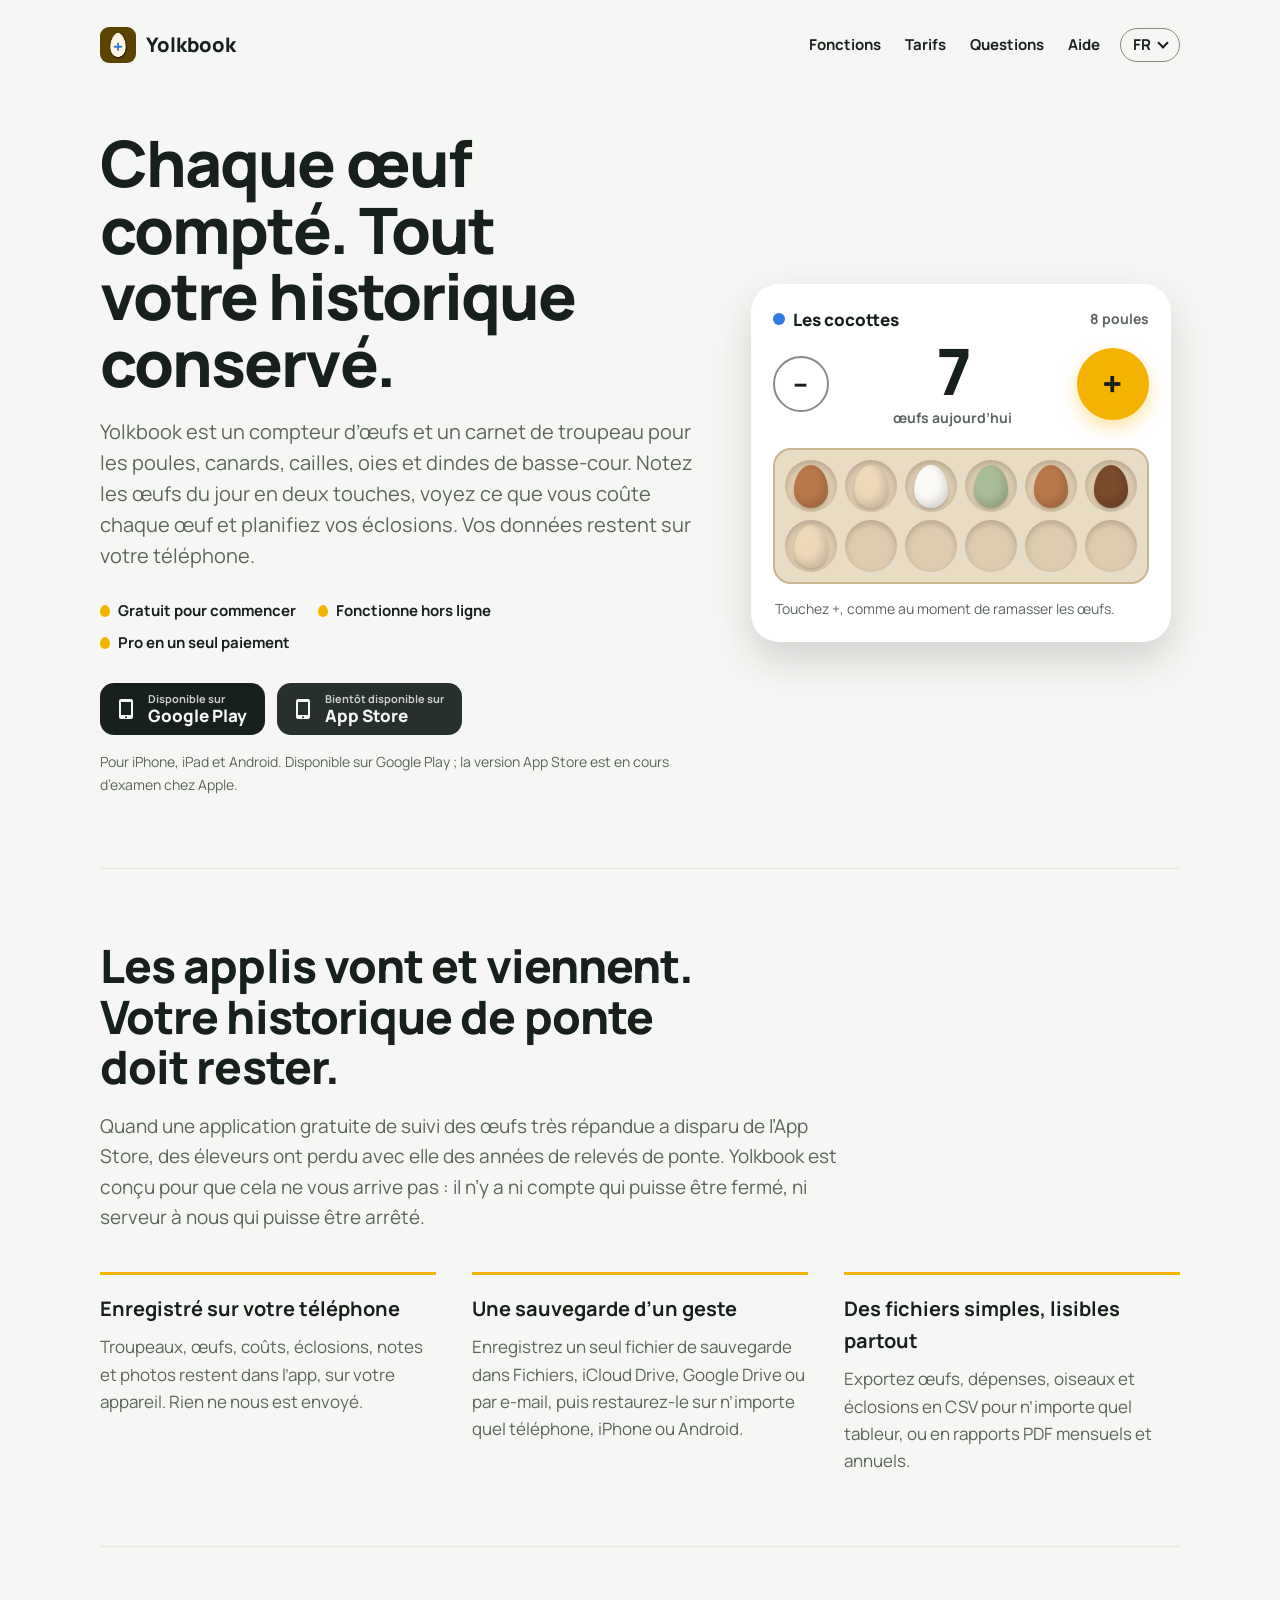
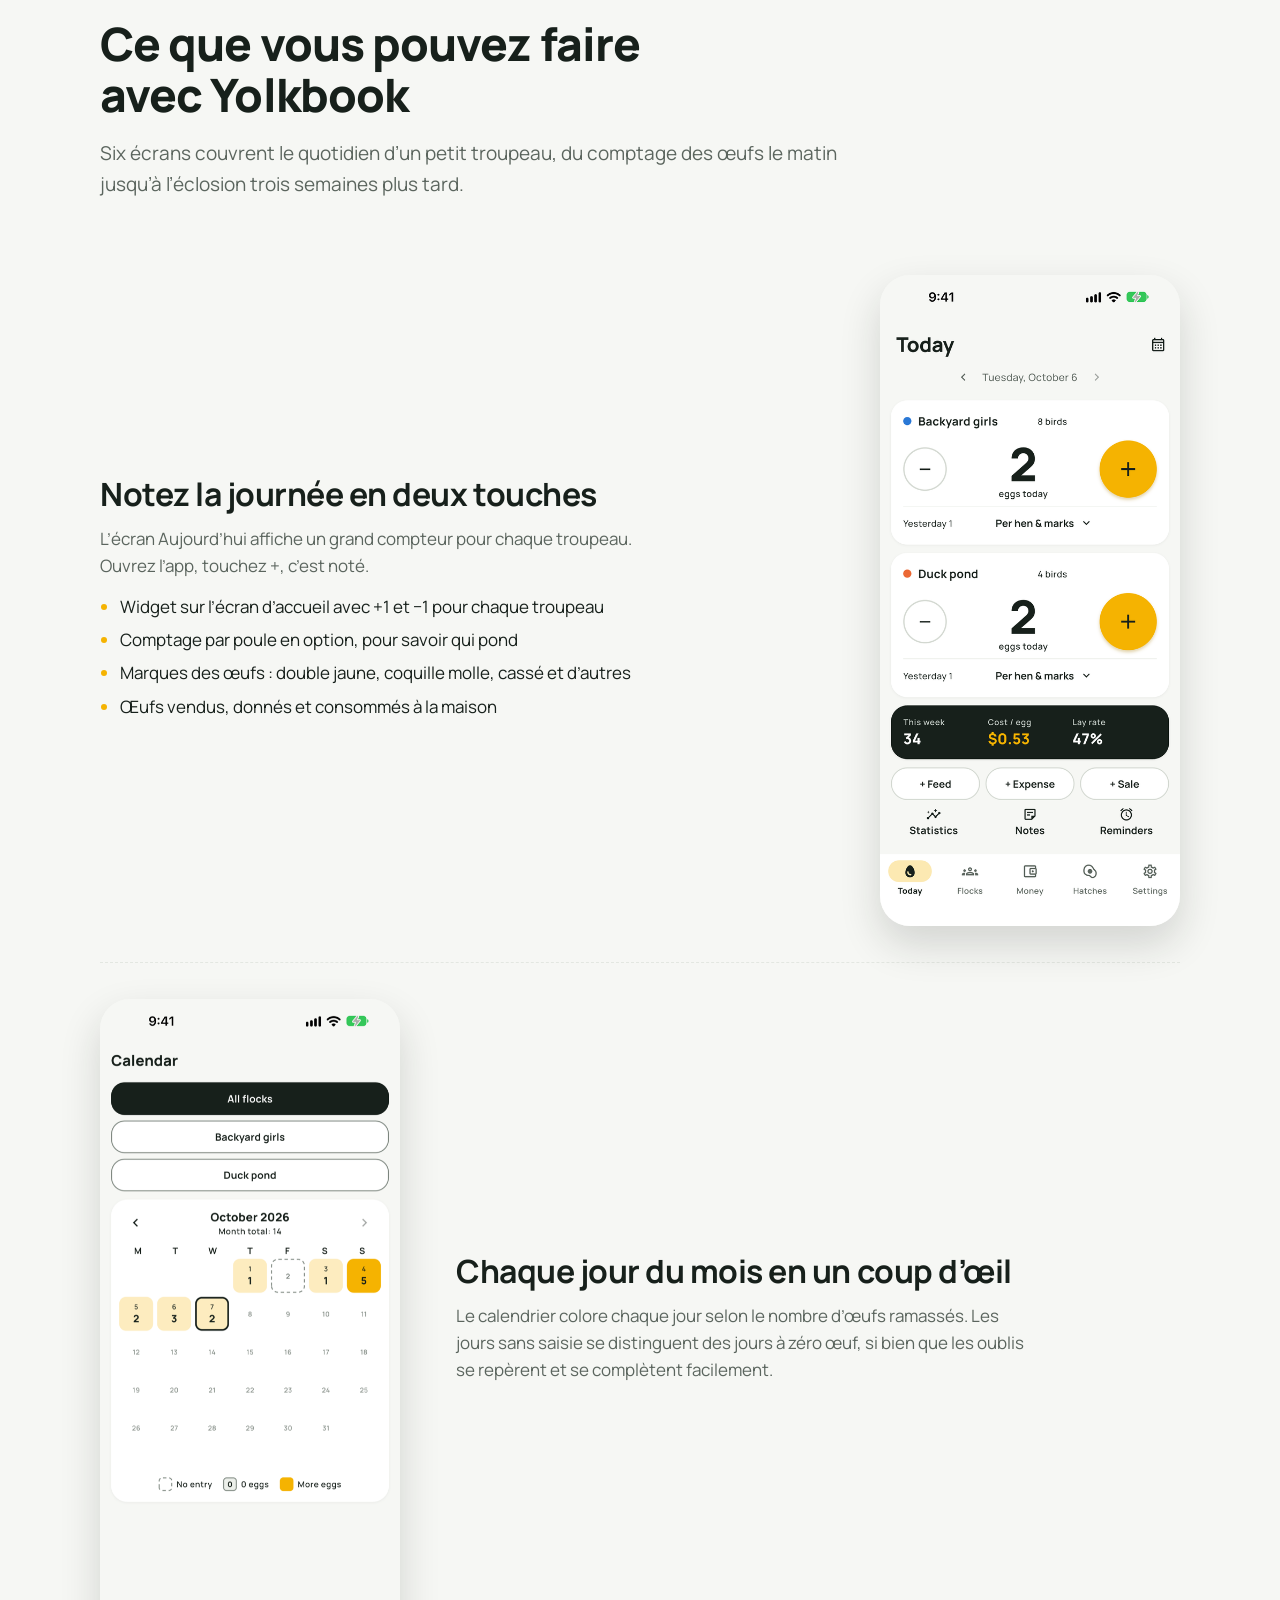
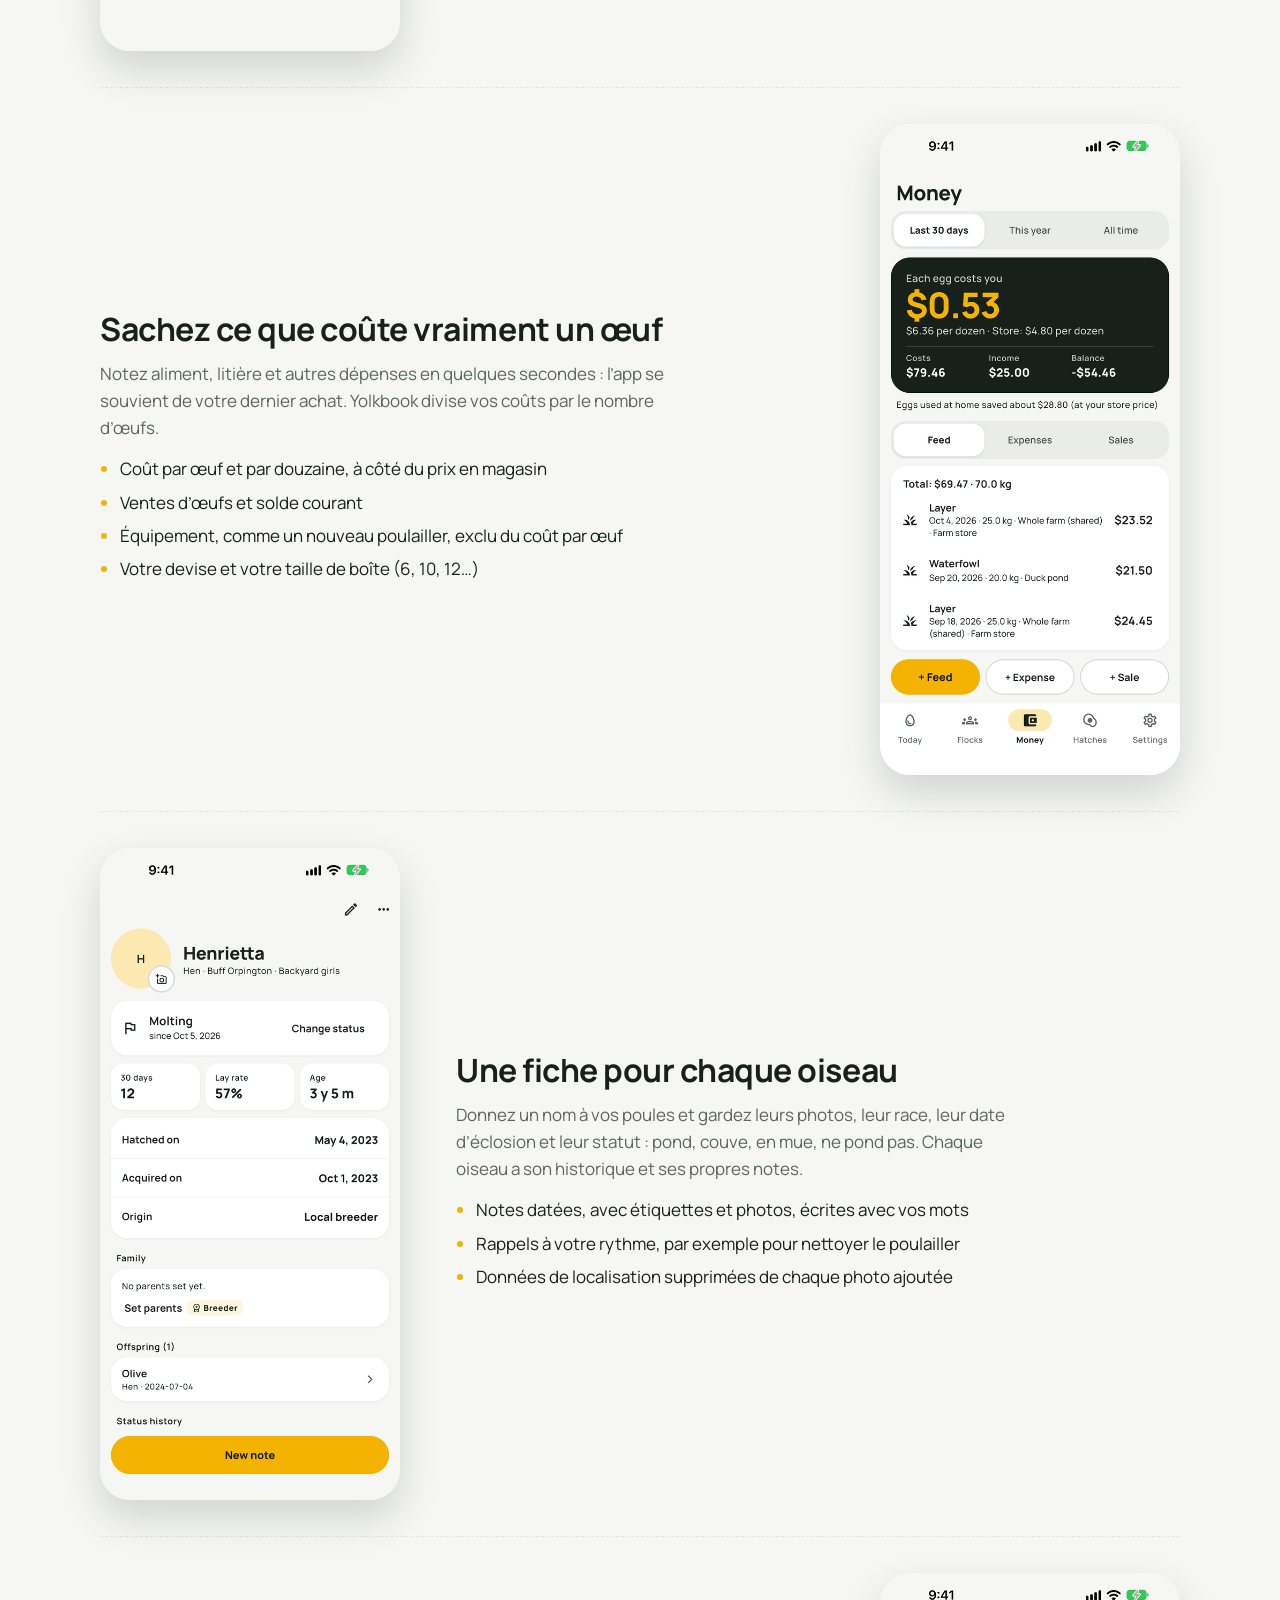
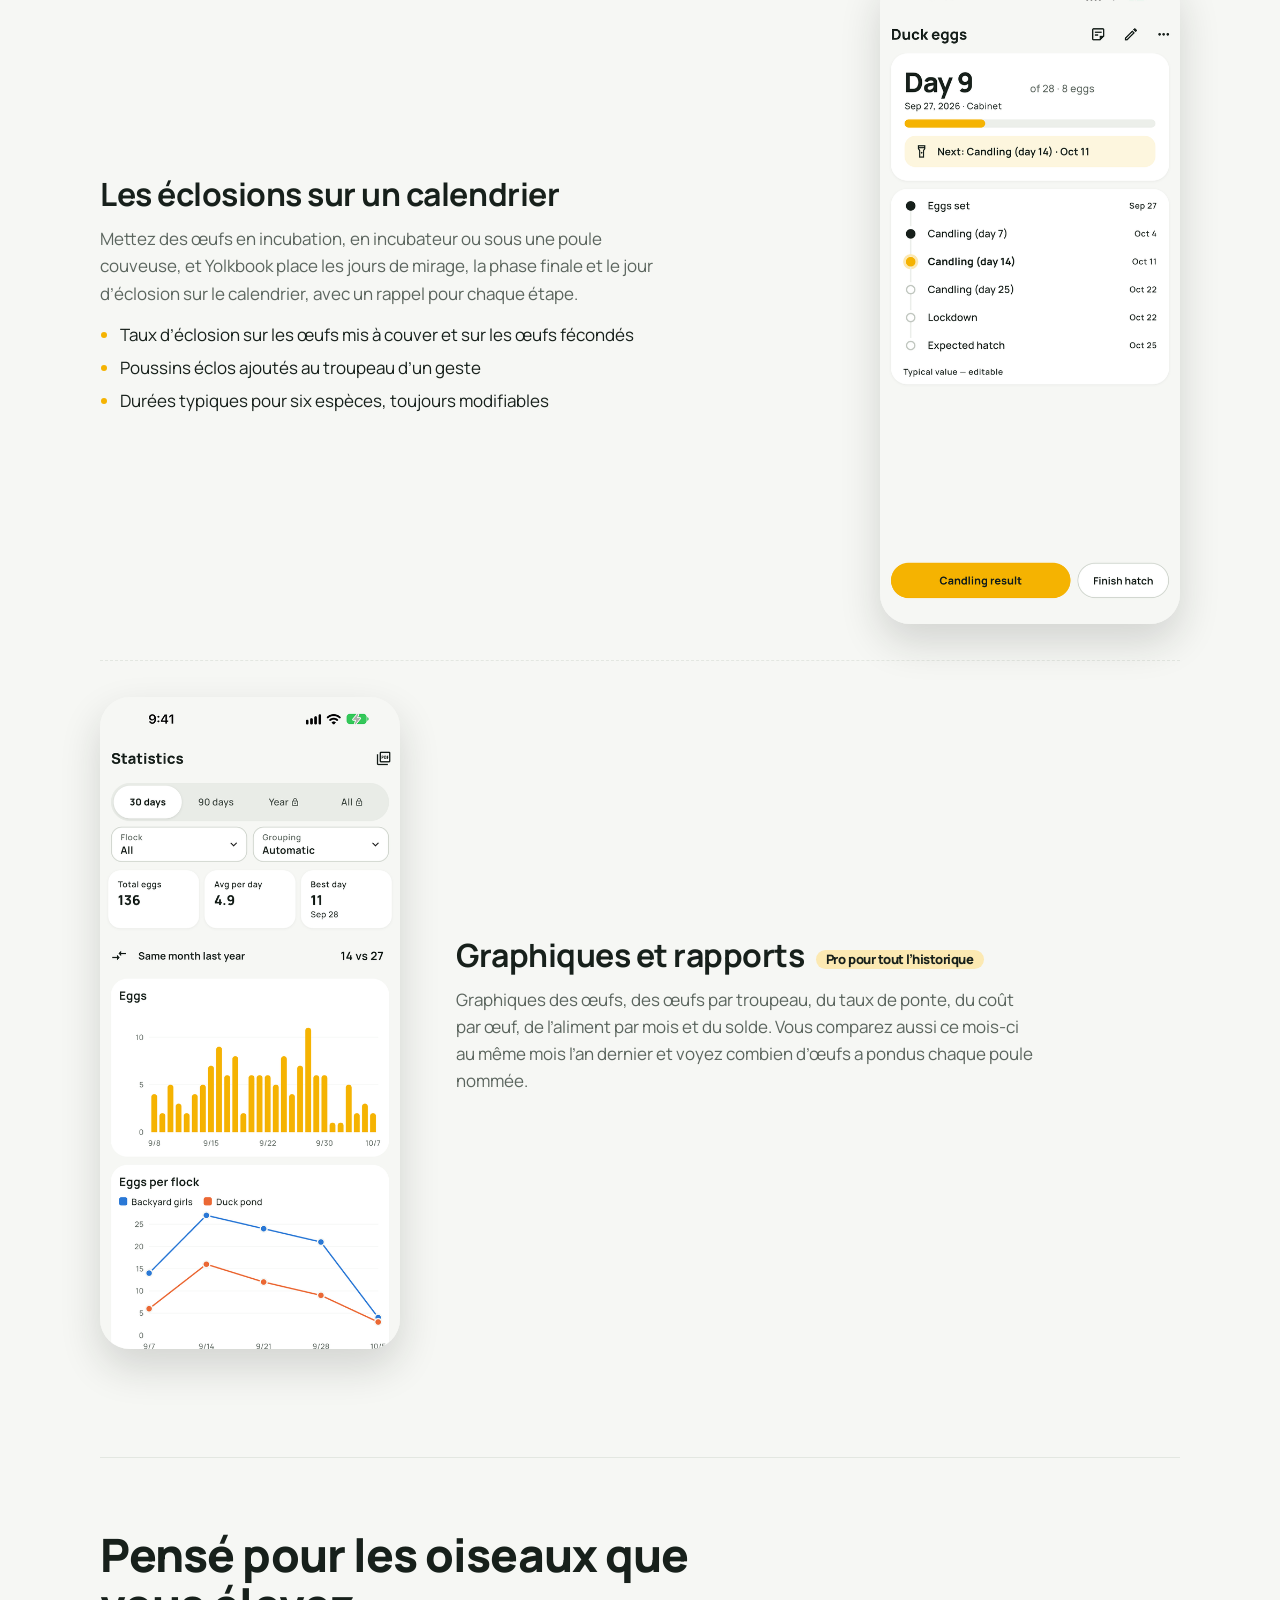
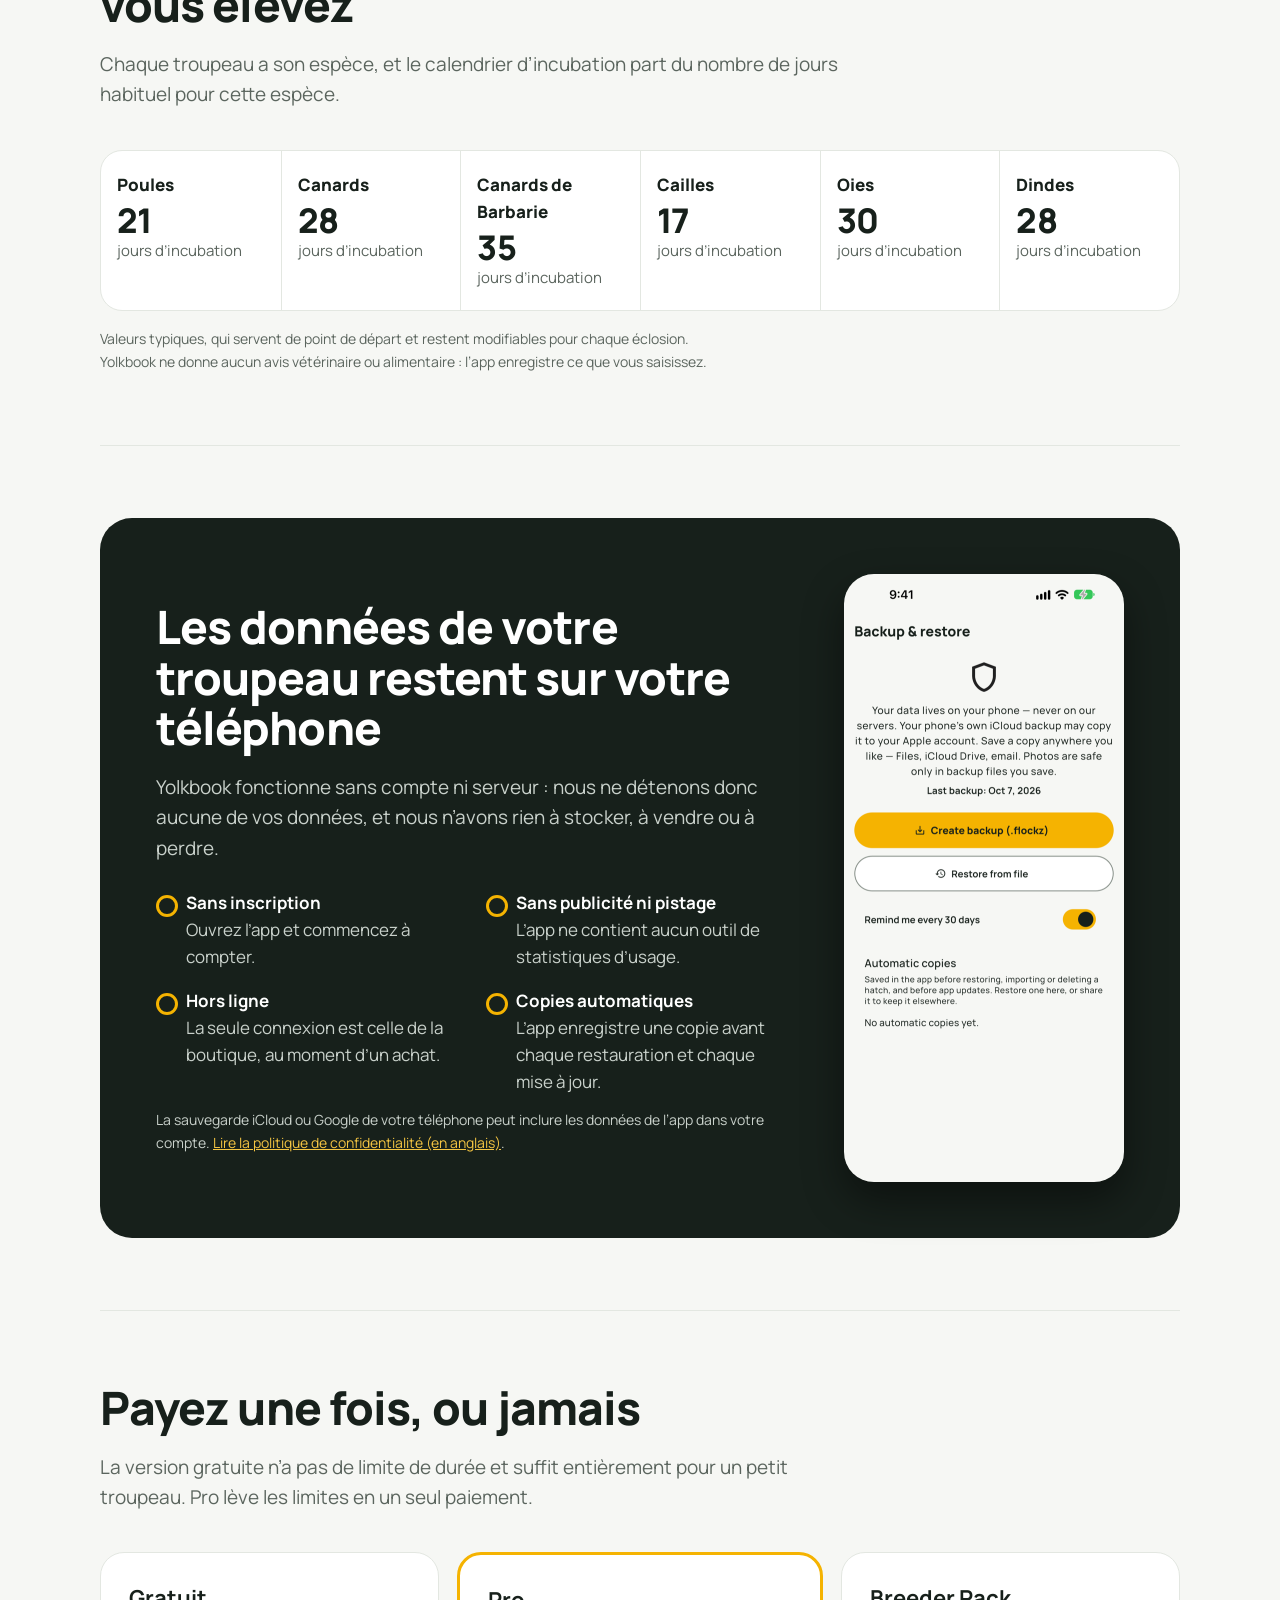
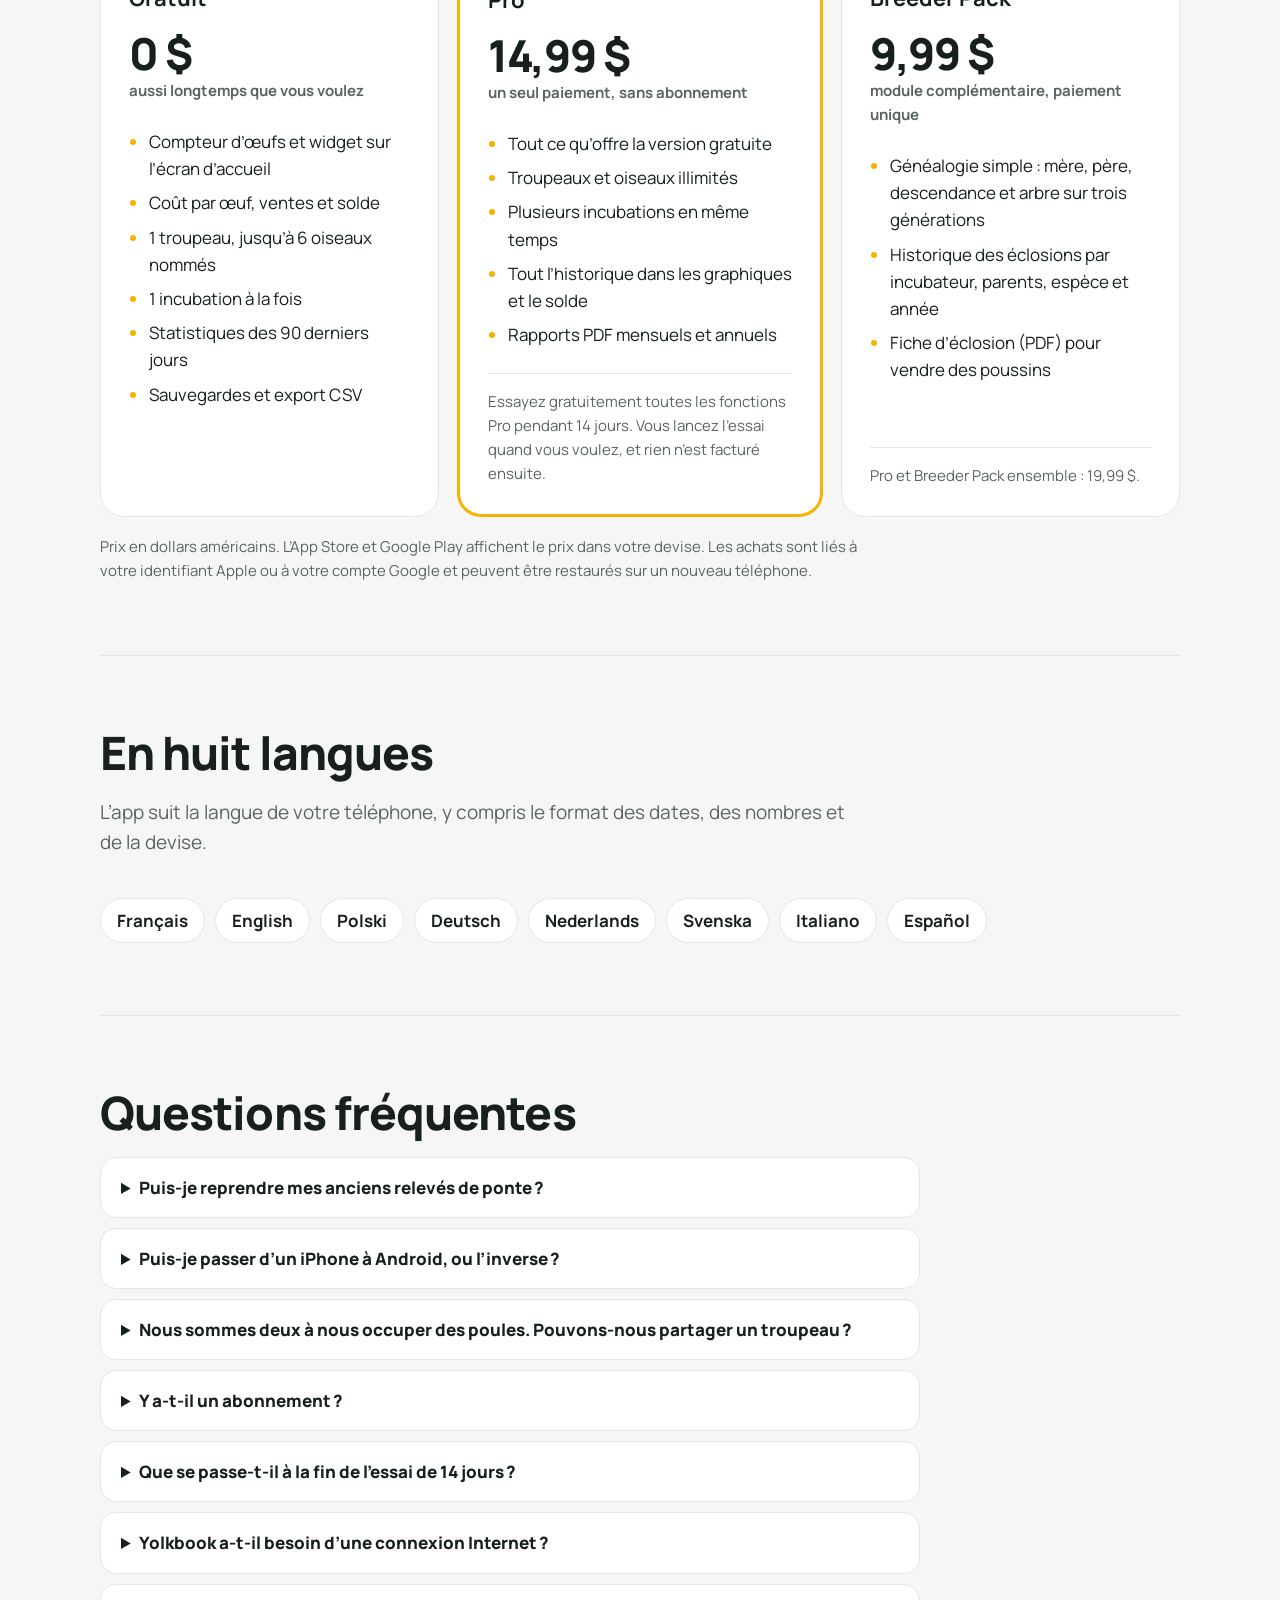
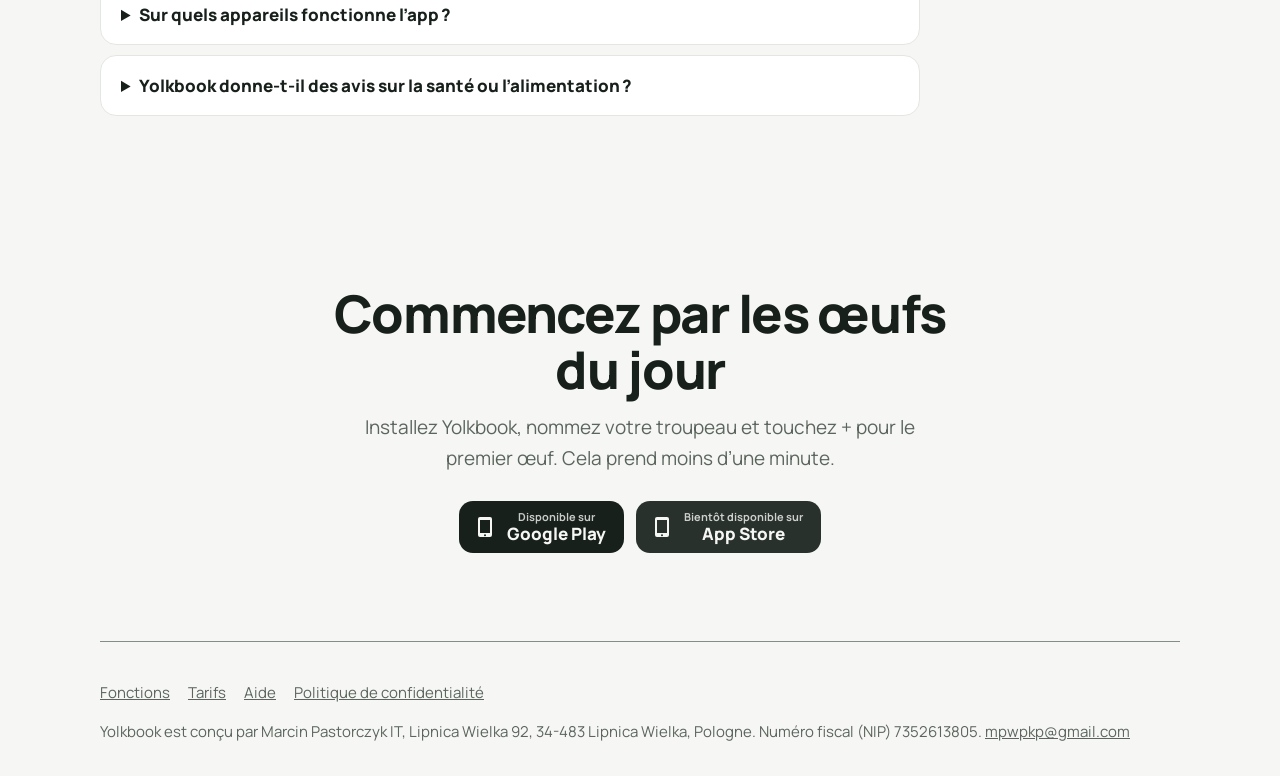
<file: fr/index.html>
<!doctype html>
<html lang="fr">
<head>
<meta charset="utf-8">
<meta name="viewport" content="width=device-width, initial-scale=1">
<title>Yolkbook : compteur d’œufs de poules et carnet de poulailler</title>
<meta name="description" content="Comptez les œufs de vos poules d’un geste, voyez ce que coûte chaque œuf et planifiez vos éclosions. Poules, canards, cailles, oies, dindes. Achat unique.">
<link rel="canonical" href="https://yolkbook.app/fr/">
<link rel="alternate" hreflang="en" href="https://yolkbook.app/">
<link rel="alternate" hreflang="pl" href="https://yolkbook.app/pl/">
<link rel="alternate" hreflang="de" href="https://yolkbook.app/de/">
<link rel="alternate" hreflang="fr" href="https://yolkbook.app/fr/">
<link rel="alternate" hreflang="nl" href="https://yolkbook.app/nl/">
<link rel="alternate" hreflang="sv" href="https://yolkbook.app/sv/">
<link rel="alternate" hreflang="it" href="https://yolkbook.app/it/">
<link rel="alternate" hreflang="es" href="https://yolkbook.app/es/">
<link rel="alternate" hreflang="x-default" href="https://yolkbook.app/">
<link rel="icon" href="../assets/favicon.png">
<link rel="apple-touch-icon" href="../assets/apple-touch-icon.png">
<link rel="preload" href="../assets/fonts/Manrope-ExtraBold.ttf" as="font" type="font/ttf" crossorigin>
<link rel="stylesheet" href="../assets/style.css">
<meta name="theme-color" content="#F6F7F4">
<meta property="og:type" content="website">
<meta property="og:site_name" content="Yolkbook">
<meta property="og:url" content="https://yolkbook.app/fr/">
<meta property="og:title" content="Yolkbook : compteur d’œufs et carnet de poulailler">
<meta property="og:description" content="Comptez les œufs d’un geste, voyez ce que coûte chaque œuf et planifiez vos éclosions. Vos données restent sur votre téléphone. Achat unique.">
<meta property="og:image" content="https://yolkbook.app/assets/og-en.png">
<meta property="og:image:width" content="1200">
<meta property="og:image:height" content="630">
<meta property="og:locale" content="fr_FR">
<meta property="og:locale:alternate" content="en_US">
<meta property="og:locale:alternate" content="pl_PL">
<meta property="og:locale:alternate" content="de_DE">
<meta property="og:locale:alternate" content="nl_NL">
<meta property="og:locale:alternate" content="sv_SE">
<meta property="og:locale:alternate" content="it_IT">
<meta property="og:locale:alternate" content="es_ES">
<meta name="twitter:card" content="summary_large_image">
<script type="application/ld+json">
{
 "@context": "https://schema.org",
 "@graph": [
  {
   "@type": "MobileApplication",
   "@id": "https://yolkbook.app/#app",
   "name": "Yolkbook",
   "alternateName": "Yolkbook : compteur d’œufs",
   "description": "Compteur d’œufs et carnet de troupeau pour poules, canards, cailles, oies et dindes de basse-cour. Œufs du jour, coût par œuf, calendrier d’incubation, fiches des oiseaux, sauvegardes et export CSV/PDF. Les données restent sur l’appareil.",
   "url": "https://yolkbook.app/fr/",
   "image": "https://yolkbook.app/assets/icon.png",
   "operatingSystem": "iOS 15 ou version ultérieure, Android 7.0 ou version ultérieure",
   "applicationCategory": "LifestyleApplication",
   "inLanguage": [
    "fr",
    "en",
    "pl",
    "de",
    "nl",
    "sv",
    "it",
    "es"
   ],
   "offers": [
    {
     "@type": "Offer",
     "name": "Gratuit",
     "price": "0",
     "priceCurrency": "USD"
    },
    {
     "@type": "Offer",
     "name": "Yolkbook Pro (achat unique)",
     "price": "14.99",
     "priceCurrency": "USD"
    },
    {
     "@type": "Offer",
     "name": "Breeder Pack (achat unique)",
     "price": "9.99",
     "priceCurrency": "USD"
    }
   ],
   "publisher": {
    "@id": "https://yolkbook.app/#org"
   }
  },
  {
   "@type": "Organization",
   "@id": "https://yolkbook.app/#org",
   "name": "Marcin Pastorczyk IT",
   "url": "https://yolkbook.app/",
   "email": "mpwpkp@gmail.com",
   "address": {
    "@type": "PostalAddress",
    "streetAddress": "Lipnica Wielka 92",
    "postalCode": "34-483",
    "addressLocality": "Lipnica Wielka",
    "addressCountry": "PL"
   }
  },
  {
   "@type": "FAQPage",
   "mainEntity": [
    {
     "@type": "Question",
     "name": "Puis-je reprendre mes anciens relevés de ponte ?",
     "acceptedAnswer": {
      "@type": "Answer",
      "text": "Oui. Importez le nombre d’œufs par jour depuis un tableur ou depuis l’export CSV d’une autre app. Une colonne de date et une colonne du nombre d’œufs suffisent ; la colonne du troupeau est facultative."
     }
    },
    {
     "@type": "Question",
     "name": "Puis-je passer d’un iPhone à Android, ou l’inverse ?",
     "acceptedAnswer": {
      "@type": "Answer",
      "text": "Oui. Créez un fichier de sauvegarde dans les Réglages, enregistrez-le dans le cloud ou envoyez-le-vous par e-mail, puis restaurez-le sur le nouveau téléphone. Le fichier contient aussi vos photos."
     }
    },
    {
     "@type": "Question",
     "name": "Y a-t-il un abonnement ?",
     "acceptedAnswer": {
      "@type": "Answer",
      "text": "Non. La version gratuite n’a pas de limite de durée. Pro et Breeder Pack s’achètent une seule fois."
     }
    },
    {
     "@type": "Question",
     "name": "Yolkbook a-t-il besoin d’une connexion Internet ?",
     "acceptedAnswer": {
      "@type": "Answer",
      "text": "Non. Tout fonctionne hors ligne. L’app ne se connecte à l’App Store ou à Google Play que pour un achat ou la restauration d’un achat."
     }
    },
    {
     "@type": "Question",
     "name": "Yolkbook donne-t-il des avis sur la santé ou l’alimentation ?",
     "acceptedAnswer": {
      "@type": "Answer",
      "text": "Non. Yolkbook enregistre ce que vous saisissez. Les valeurs de référence, comme les jours d’incubation, sont des valeurs typiques qui servent de point de départ, et vous pouvez les modifier."
     }
    }
   ]
  }
 ]
}
</script>
</head>
<body>
<a class="skip" href="#main">Aller au contenu</a>
<div class="wrap">
  <header class="top">
    <a class="brand" href="./"><img src="../assets/icon.png" alt="" width="36" height="36">Yolkbook</a>
    <nav class="top" aria-label="Principal">
      <a class="hide-sm" href="#fonctions">Fonctions</a>
      <a class="hide-sm" href="#tarifs">Tarifs</a>
      <a class="hide-sm" href="#questions">Questions</a>
      <a class="hide-sm" href="../support.html">Aide</a>
      <details class="langmenu"><summary aria-label="Français">FR</summary><ul><li><a href="../" hreflang="en" lang="en">English</a></li><li><a href="../pl/" hreflang="pl" lang="pl">Polski</a></li><li><a href="../de/" hreflang="de" lang="de">Deutsch</a></li><li><a href="../fr/" hreflang="fr" lang="fr" aria-current="page">Français</a></li><li><a href="../nl/" hreflang="nl" lang="nl">Nederlands</a></li><li><a href="../sv/" hreflang="sv" lang="sv">Svenska</a></li><li><a href="../it/" hreflang="it" lang="it">Italiano</a></li><li><a href="../es/" hreflang="es" lang="es">Español</a></li></ul></details>
    </nav>
  </header>

  <main id="main">
    <section class="hero">
      <div>
        <h1>Chaque œuf compté. Tout votre historique conservé.</h1>
        <p class="lead">Yolkbook est un compteur d’œufs et un carnet de troupeau pour les poules, canards, cailles, oies et dindes de basse-cour. Notez les œufs du jour en deux touches, voyez ce que vous coûte chaque œuf et planifiez vos éclosions. Vos données restent sur votre téléphone.</p>
        <ul class="facts"><li>Gratuit pour commencer</li><li>Fonctionne hors ligne</li><li>Pro en un seul paiement</li></ul>
        <div class="stores">
          <a class="store" href="https://play.google.com/store/apps/details?id=app.yolkbook&amp;hl=fr"><svg viewBox="0 0 24 24" aria-hidden="true"><path d="M7 2h10a2 2 0 0 1 2 2v16a2 2 0 0 1-2 2H7a2 2 0 0 1-2-2V4a2 2 0 0 1 2-2zm0 3v13h10V5H7zm5 14.2a1 1 0 1 0 0 2 1 1 0 0 0 0-2z"/></svg><span><small>Disponible sur</small><strong>Google Play</strong></span></a><span class="store"><svg viewBox="0 0 24 24" aria-hidden="true"><path d="M7 2h10a2 2 0 0 1 2 2v16a2 2 0 0 1-2 2H7a2 2 0 0 1-2-2V4a2 2 0 0 1 2-2zm0 3v13h10V5H7zm5 14.2a1 1 0 1 0 0 2 1 1 0 0 0 0-2z"/></svg><span><small>Bientôt disponible sur</small><strong>App Store</strong></span></span>
          <p class="note">Pour iPhone, iPad et Android. Disponible sur Google Play ; la version App Store est en cours d’examen chez Apple.</p>
        </div>
      </div>

      <div class="counter" data-carton data-lang="fr" data-start="7" data-one="œuf aujourd’hui" data-many="œufs aujourd’hui"
           data-hint="Touchez +, comme au moment de ramasser les œufs." data-full="&lt;strong&gt;Une douzaine complète.&lt;/strong&gt; L’app tient le compte et calcule le coût par œuf pour vous.">
        <div class="counter-head">
          <span class="counter-flock">Les cocottes</span>
          <span class="counter-meta">8 poules</span>
        </div>
        <div class="counter-row">
          <button class="round" type="button" data-minus aria-label="Retirer un œuf">−</button>
          <div class="counter-num" aria-live="polite"><output>0</output><span data-label>œufs aujourd’hui</span></div>
          <button class="round plus" type="button" data-plus aria-label="Ajouter un œuf">+</button>
        </div>
        <div class="carton" aria-hidden="true"><span class="cell"></span><span class="cell"></span><span class="cell"></span><span class="cell"></span><span class="cell"></span><span class="cell"></span><span class="cell"></span><span class="cell"></span><span class="cell"></span><span class="cell"></span><span class="cell"></span><span class="cell"></span></div>
        <p class="counter-foot" data-foot>Touchez +, comme au moment de ramasser les œufs.</p>
      </div>
    </section>

    <section class="block" aria-labelledby="why">
      <h2 id="why">Les applis vont et viennent. Votre historique de ponte doit rester.</h2>
      <p class="intro">Quand une application gratuite de suivi des œufs très répandue a disparu de l’App Store, des éleveurs ont perdu avec elle des années de relevés de ponte. Yolkbook est conçu pour que cela ne vous arrive pas : il n’y a ni compte qui puisse être fermé, ni serveur à nous qui puisse être arrêté.</p>
      <ul class="promises"><li><h3>Enregistré sur votre téléphone</h3><p>Troupeaux, œufs, coûts, éclosions, notes et photos restent dans l’app, sur votre appareil. Rien ne nous est envoyé.</p></li><li><h3>Une sauvegarde d’un geste</h3><p>Enregistrez un seul fichier de sauvegarde dans Fichiers, iCloud Drive, Google Drive ou par e-mail, puis restaurez-le sur n’importe quel téléphone, iPhone ou Android.</p></li><li><h3>Des fichiers simples, lisibles partout</h3><p>Exportez œufs, dépenses, oiseaux et éclosions en CSV pour n’importe quel tableur, ou en rapports PDF mensuels et annuels.</p></li></ul>
    </section>

    <section class="block" id="fonctions" aria-labelledby="features-title">
      <h2 id="features-title">Ce que vous pouvez faire avec Yolkbook</h2>
      <p class="intro">Six écrans couvrent le quotidien d’un petit troupeau, du comptage des œufs le matin jusqu’à l’éclosion trois semaines plus tard.</p>
      <article class="feature">
        <div>
          <h3>Notez la journée en deux touches</h3>
          <p>L’écran Aujourd’hui affiche un grand compteur pour chaque troupeau. Ouvrez l’app, touchez +, c’est noté.</p>
          <ul><li>Widget sur l’écran d’accueil avec +1 et −1 pour chaque troupeau</li><li>Comptage par poule en option, pour savoir qui pond</li><li>Marques des œufs : double jaune, coquille molle, cassé et d’autres</li><li>Œufs vendus, donnés et consommés à la maison</li></ul>
        </div>
        <div class="shot"><img src="../assets/screens/en/1.png" width="560" height="1216" loading="lazy" alt="Écran Aujourd’hui avec un compteur d’œufs pour deux troupeaux et le coût par œuf de la semaine"></div>
      </article>
      <article class="feature">
        <div>
          <h3>Chaque jour du mois en un coup d’œil</h3>
          <p>Le calendrier colore chaque jour selon le nombre d’œufs ramassés. Les jours sans saisie se distinguent des jours à zéro œuf, si bien que les oublis se repèrent et se complètent facilement.</p>
        </div>
        <div class="shot"><img src="../assets/screens/en/2.png" width="560" height="1216" loading="lazy" alt="Calendrier mensuel avec le nombre d’œufs de chaque jour"></div>
      </article>
      <article class="feature">
        <div>
          <h3>Sachez ce que coûte vraiment un œuf</h3>
          <p>Notez aliment, litière et autres dépenses en quelques secondes : l’app se souvient de votre dernier achat. Yolkbook divise vos coûts par le nombre d’œufs.</p>
          <ul><li>Coût par œuf et par douzaine, à côté du prix en magasin</li><li>Ventes d’œufs et solde courant</li><li>Équipement, comme un nouveau poulailler, exclu du coût par œuf</li><li>Votre devise et votre taille de boîte (6, 10, 12…)</li></ul>
        </div>
        <div class="shot"><img src="../assets/screens/en/3.png" width="560" height="1216" loading="lazy" alt="Écran Finances avec le coût par œuf, les dépenses et le solde"></div>
      </article>
      <article class="feature">
        <div>
          <h3>Une fiche pour chaque oiseau</h3>
          <p>Donnez un nom à vos poules et gardez leurs photos, leur race, leur date d’éclosion et leur statut : pond, couve, en mue, ne pond pas. Chaque oiseau a son historique et ses propres notes.</p>
          <ul><li>Notes datées, avec étiquettes et photos, écrites avec vos mots</li><li>Rappels à votre rythme, par exemple pour nettoyer le poulailler</li><li>Données de localisation supprimées de chaque photo ajoutée</li></ul>
        </div>
        <div class="shot"><img src="../assets/screens/en/4.png" width="560" height="1216" loading="lazy" alt="Fiche d’une poule avec photo, statut et historique"></div>
      </article>
      <article class="feature">
        <div>
          <h3>Les éclosions sur un calendrier</h3>
          <p>Mettez des œufs en incubation, en incubateur ou sous une poule couveuse, et Yolkbook place les jours de mirage, la phase finale et le jour d’éclosion sur le calendrier, avec un rappel pour chaque étape.</p>
          <ul><li>Taux d’éclosion sur les œufs mis à couver et sur les œufs fécondés</li><li>Poussins éclos ajoutés au troupeau d’un geste</li><li>Durées typiques pour six espèces, toujours modifiables</li></ul>
        </div>
        <div class="shot"><img src="../assets/screens/en/5.png" width="560" height="1216" loading="lazy" alt="Calendrier d’incubation avec les jours de mirage et le jour d’éclosion"></div>
      </article>
      <article class="feature">
        <div>
          <h3>Graphiques et rapports <span class="tag">Pro pour tout l’historique</span></h3>
          <p>Graphiques des œufs, des œufs par troupeau, du taux de ponte, du coût par œuf, de l’aliment par mois et du solde. Vous comparez aussi ce mois-ci au même mois l’an dernier et voyez combien d’œufs a pondus chaque poule nommée.</p>
        </div>
        <div class="shot"><img src="../assets/screens/en/7.png" width="560" height="1216" loading="lazy" alt="Statistiques avec un graphique des œufs sur 30 jours"></div>
      </article>
    </section>

    <section class="block" aria-labelledby="species-title">
      <h2 id="species-title">Pensé pour les oiseaux que vous élevez</h2>
      <p class="intro">Chaque troupeau a son espèce, et le calendrier d’incubation part du nombre de jours habituel pour cette espèce.</p>
      <dl class="species"><div><dt>Poules</dt><dd><span class="days">21</span>jours d’incubation</dd></div><div><dt>Canards</dt><dd><span class="days">28</span>jours d’incubation</dd></div><div><dt>Canards de Barbarie</dt><dd><span class="days">35</span>jours d’incubation</dd></div><div><dt>Cailles</dt><dd><span class="days">17</span>jours d’incubation</dd></div><div><dt>Oies</dt><dd><span class="days">30</span>jours d’incubation</dd></div><div><dt>Dindes</dt><dd><span class="days">28</span>jours d’incubation</dd></div></dl>
      <p class="fineprint">Valeurs typiques, qui servent de point de départ et restent modifiables pour chaque éclosion. Yolkbook ne donne aucun avis vétérinaire ou alimentaire : l’app enregistre ce que vous saisissez.</p>
    </section>

    <section class="block" aria-labelledby="privacy-title">
      <div class="band">
        <div>
          <h2 id="privacy-title">Les données de votre troupeau restent sur votre téléphone</h2>
          <p class="intro">Yolkbook fonctionne sans compte ni serveur : nous ne détenons donc aucune de vos données, et nous n’avons rien à stocker, à vendre ou à perdre.</p>
          <ul><li><strong>Sans inscription</strong>Ouvrez l’app et commencez à compter.</li><li><strong>Sans publicité ni pistage</strong>L’app ne contient aucun outil de statistiques d’usage.</li><li><strong>Hors ligne</strong>La seule connexion est celle de la boutique, au moment d’un achat.</li><li><strong>Copies automatiques</strong>L’app enregistre une copie avant chaque restauration et chaque mise à jour.</li></ul>
          <p class="fineprint band-fine">La sauvegarde iCloud ou Google de votre téléphone peut inclure les données de l’app dans votre compte. <a href="../privacy.html">Lire la politique de confidentialité (en anglais)</a>.</p>
        </div>
        <div class="shot"><img src="../assets/screens/en/6.png" width="560" height="1216" loading="lazy" alt="Écran Sauvegarde et restauration"></div>
      </div>
    </section>

    <section class="block" id="tarifs" aria-labelledby="pricing-title">
      <h2 id="pricing-title">Payez une fois, ou jamais</h2>
      <p class="intro">La version gratuite n’a pas de limite de durée et suffit entièrement pour un petit troupeau. Pro lève les limites en un seul paiement.</p>
      <div class="plans"><div class="plan"><h3>Gratuit</h3><p class="price">0 $</p><p class="per">aussi longtemps que vous voulez</p><ul><li>Compteur d’œufs et widget sur l’écran d’accueil</li><li>Coût par œuf, ventes et solde</li><li>1 troupeau, jusqu’à 6 oiseaux nommés</li><li>1 incubation à la fois</li><li>Statistiques des 90 derniers jours</li><li>Sauvegardes et export CSV</li></ul></div><div class="plan pro"><h3>Pro</h3><p class="price">14,99 $</p><p class="per">un seul paiement, sans abonnement</p><ul><li>Tout ce qu’offre la version gratuite</li><li>Troupeaux et oiseaux illimités</li><li>Plusieurs incubations en même temps</li><li>Tout l’historique dans les graphiques et le solde</li><li>Rapports PDF mensuels et annuels</li></ul><div class="extra"><p>Essayez gratuitement toutes les fonctions Pro pendant 14 jours. Vous lancez l’essai quand vous voulez, et rien n’est facturé ensuite.</p></div></div><div class="plan"><h3>Breeder Pack</h3><p class="price">9,99 $</p><p class="per">module complémentaire, paiement unique</p><ul><li>Généalogie simple : mère, père, descendance et arbre sur trois générations</li><li>Historique des éclosions par incubateur, parents, espèce et année</li><li>Fiche d’éclosion (PDF) pour vendre des poussins</li></ul><div class="extra"><p>Pro et Breeder Pack ensemble : 19,99 $.</p></div></div></div>
      <p class="pricing-note">Prix en dollars américains. L’App Store et Google Play affichent le prix dans votre devise. Les achats sont liés à votre identifiant Apple ou à votre compte Google et peuvent être restaurés sur un nouveau téléphone.</p>
    </section>

    <section class="block" aria-labelledby="langs-title">
      <h2 id="langs-title">En huit langues</h2>
      <p class="intro">L’app suit la langue de votre téléphone, y compris le format des dates, des nombres et de la devise.</p>
      <ul class="langs"><li lang="fr">Français</li><li lang="en">English</li><li lang="pl">Polski</li><li lang="de">Deutsch</li><li lang="nl">Nederlands</li><li lang="sv">Svenska</li><li lang="it">Italiano</li><li lang="es">Español</li></ul>
    </section>

    <section class="block faq" id="questions" aria-labelledby="faq-title">
      <h2 id="faq-title">Questions fréquentes</h2>
      <details><summary>Puis-je reprendre mes anciens relevés de ponte ?</summary><p>Oui. Importez le nombre d’œufs par jour depuis un tableur ou depuis l’export CSV d’une autre app. Une colonne de date et une colonne du nombre d’œufs suffisent ; la colonne du troupeau est facultative.</p></details>
      <details><summary>Puis-je passer d’un iPhone à Android, ou l’inverse ?</summary><p>Oui. Créez un fichier de sauvegarde dans les Réglages, enregistrez-le dans le cloud ou envoyez-le-vous par e-mail, puis restaurez-le sur le nouveau téléphone. Le fichier contient aussi vos photos.</p></details>
      <details><summary>Nous sommes deux à nous occuper des poules. Pouvons-nous partager un troupeau ?</summary><p>Chaque téléphone garde ses propres données, et il n’y a pas encore de synchronisation en direct. Vous pouvez fusionner un fichier de sauvegarde venu de l’autre téléphone : si les deux ont une saisie pour le même jour, la plus récente est conservée.</p></details>
      <details><summary>Y a-t-il un abonnement ?</summary><p>Non. La version gratuite n’a pas de limite de durée. Pro et Breeder Pack s’achètent une seule fois.</p></details>
      <details><summary>Que se passe-t-il à la fin de l’essai de 14 jours ?</summary><p>L’app repasse en version gratuite. Tout ce que vous avez saisi est conservé, et vous pouvez toujours le consulter et l’exporter.</p></details>
      <details><summary>Yolkbook a-t-il besoin d’une connexion Internet ?</summary><p>Non. Tout fonctionne hors ligne. L’app ne se connecte à l’App Store ou à Google Play que pour un achat ou la restauration d’un achat.</p></details>
      <details><summary>Sur quels appareils fonctionne l’app ?</summary><p>Sur iPhone et iPad sous iOS 15 ou version ultérieure, et sur les téléphones et tablettes sous Android 7.0 ou version ultérieure. Sur iPhone, le widget interactif nécessite iOS 17.</p></details>
      <details><summary>Yolkbook donne-t-il des avis sur la santé ou l’alimentation ?</summary><p>Non. Yolkbook enregistre ce que vous saisissez. Les valeurs de référence, comme les jours d’incubation, sont des valeurs typiques qui servent de point de départ, et vous pouvez les modifier.</p></details>
      </section>

    <section class="closing" aria-labelledby="closing-title">
      <h2 id="closing-title">Commencez par les œufs du jour</h2>
      <p>Installez Yolkbook, nommez votre troupeau et touchez + pour le premier œuf. Cela prend moins d’une minute.</p>
      <div class="stores"><a class="store" href="https://play.google.com/store/apps/details?id=app.yolkbook&amp;hl=fr"><svg viewBox="0 0 24 24" aria-hidden="true"><path d="M7 2h10a2 2 0 0 1 2 2v16a2 2 0 0 1-2 2H7a2 2 0 0 1-2-2V4a2 2 0 0 1 2-2zm0 3v13h10V5H7zm5 14.2a1 1 0 1 0 0 2 1 1 0 0 0 0-2z"/></svg><span><small>Disponible sur</small><strong>Google Play</strong></span></a><span class="store"><svg viewBox="0 0 24 24" aria-hidden="true"><path d="M7 2h10a2 2 0 0 1 2 2v16a2 2 0 0 1-2 2H7a2 2 0 0 1-2-2V4a2 2 0 0 1 2-2zm0 3v13h10V5H7zm5 14.2a1 1 0 1 0 0 2 1 1 0 0 0 0-2z"/></svg><span><small>Bientôt disponible sur</small><strong>App Store</strong></span></span></div>
    </section>
  </main>

  <footer class="bottom">
    <p class="links"><a href="#fonctions">Fonctions</a><a href="#tarifs">Tarifs</a><a href="../support.html">Aide</a><a href="../privacy.html">Politique de confidentialité</a></p>
    <p>Yolkbook est conçu par Marcin Pastorczyk IT, Lipnica Wielka 92, 34-483 Lipnica Wielka, Pologne. Numéro fiscal (NIP) 7352613805. <a href="mailto:mpwpkp@gmail.com">mpwpkp@gmail.com</a></p>
  </footer>
</div>
<script src="../assets/carton.js" defer></script>
</body>
</html>
</file>
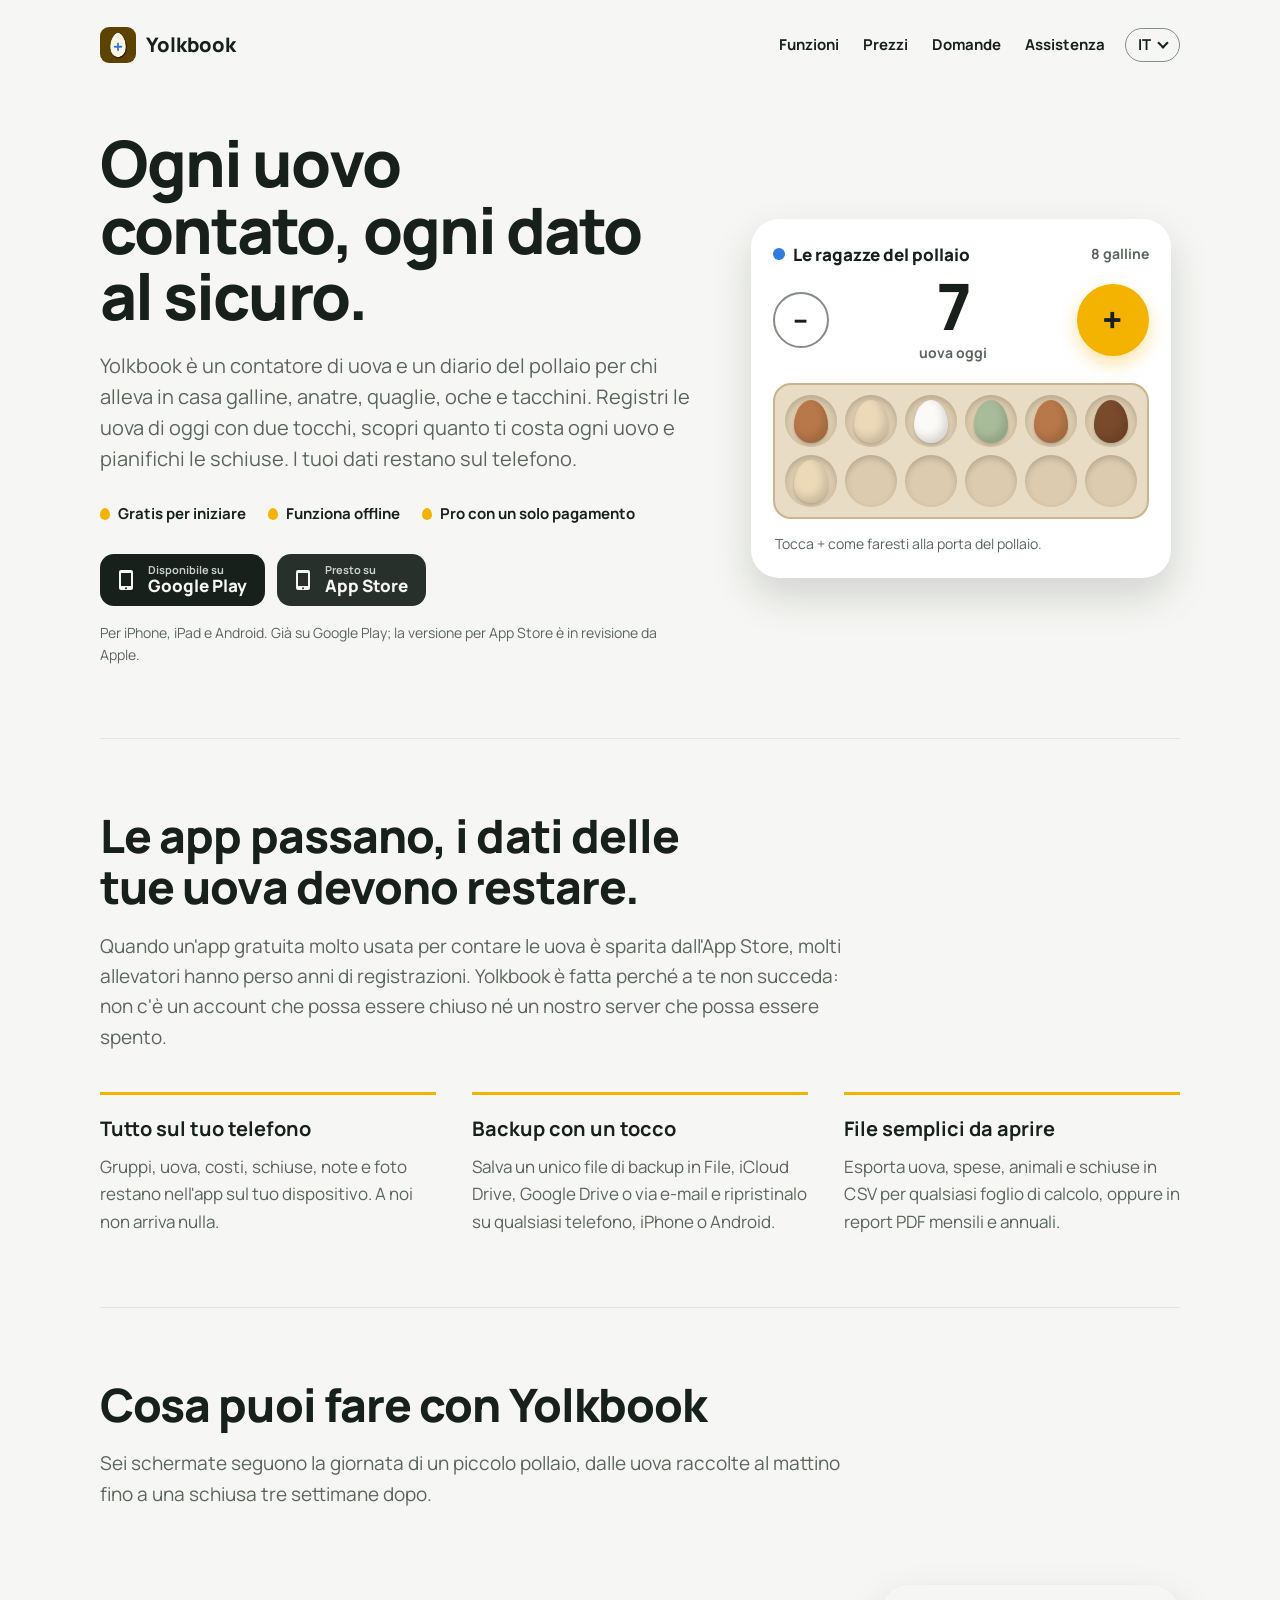
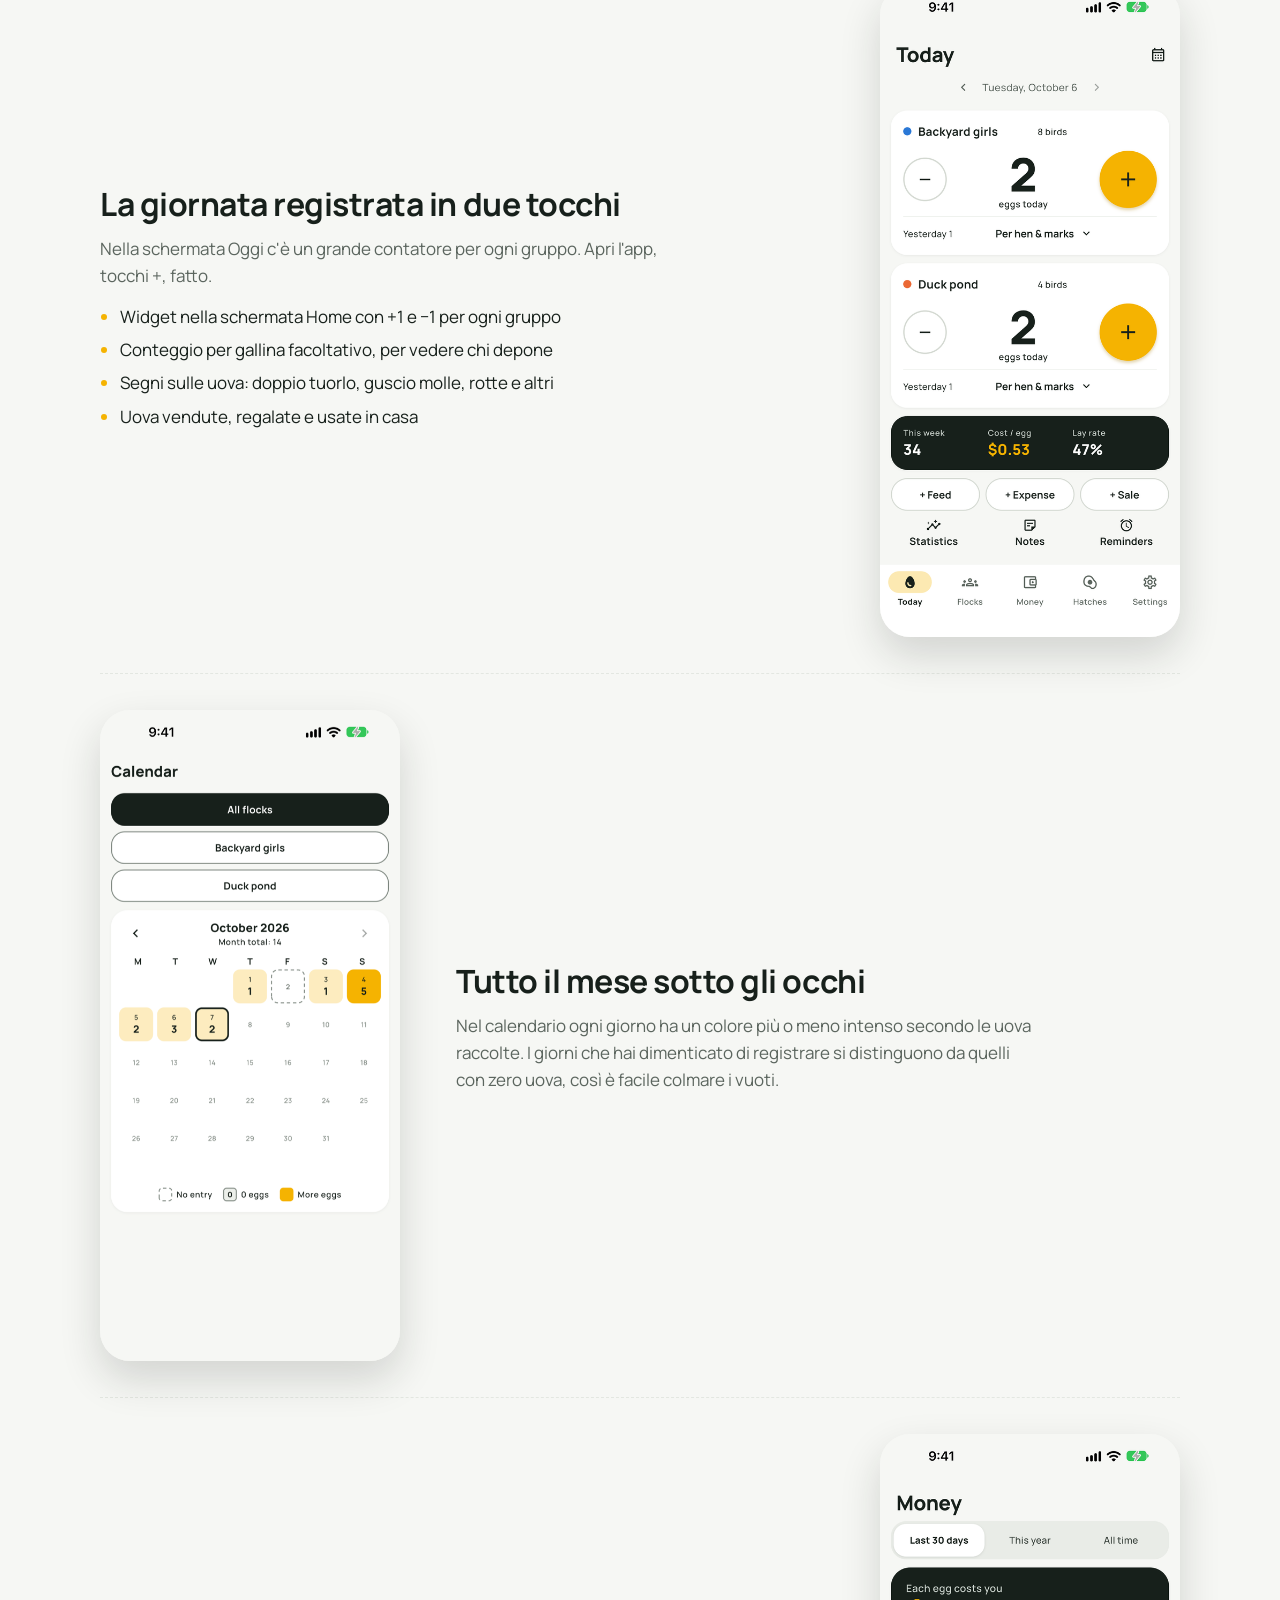
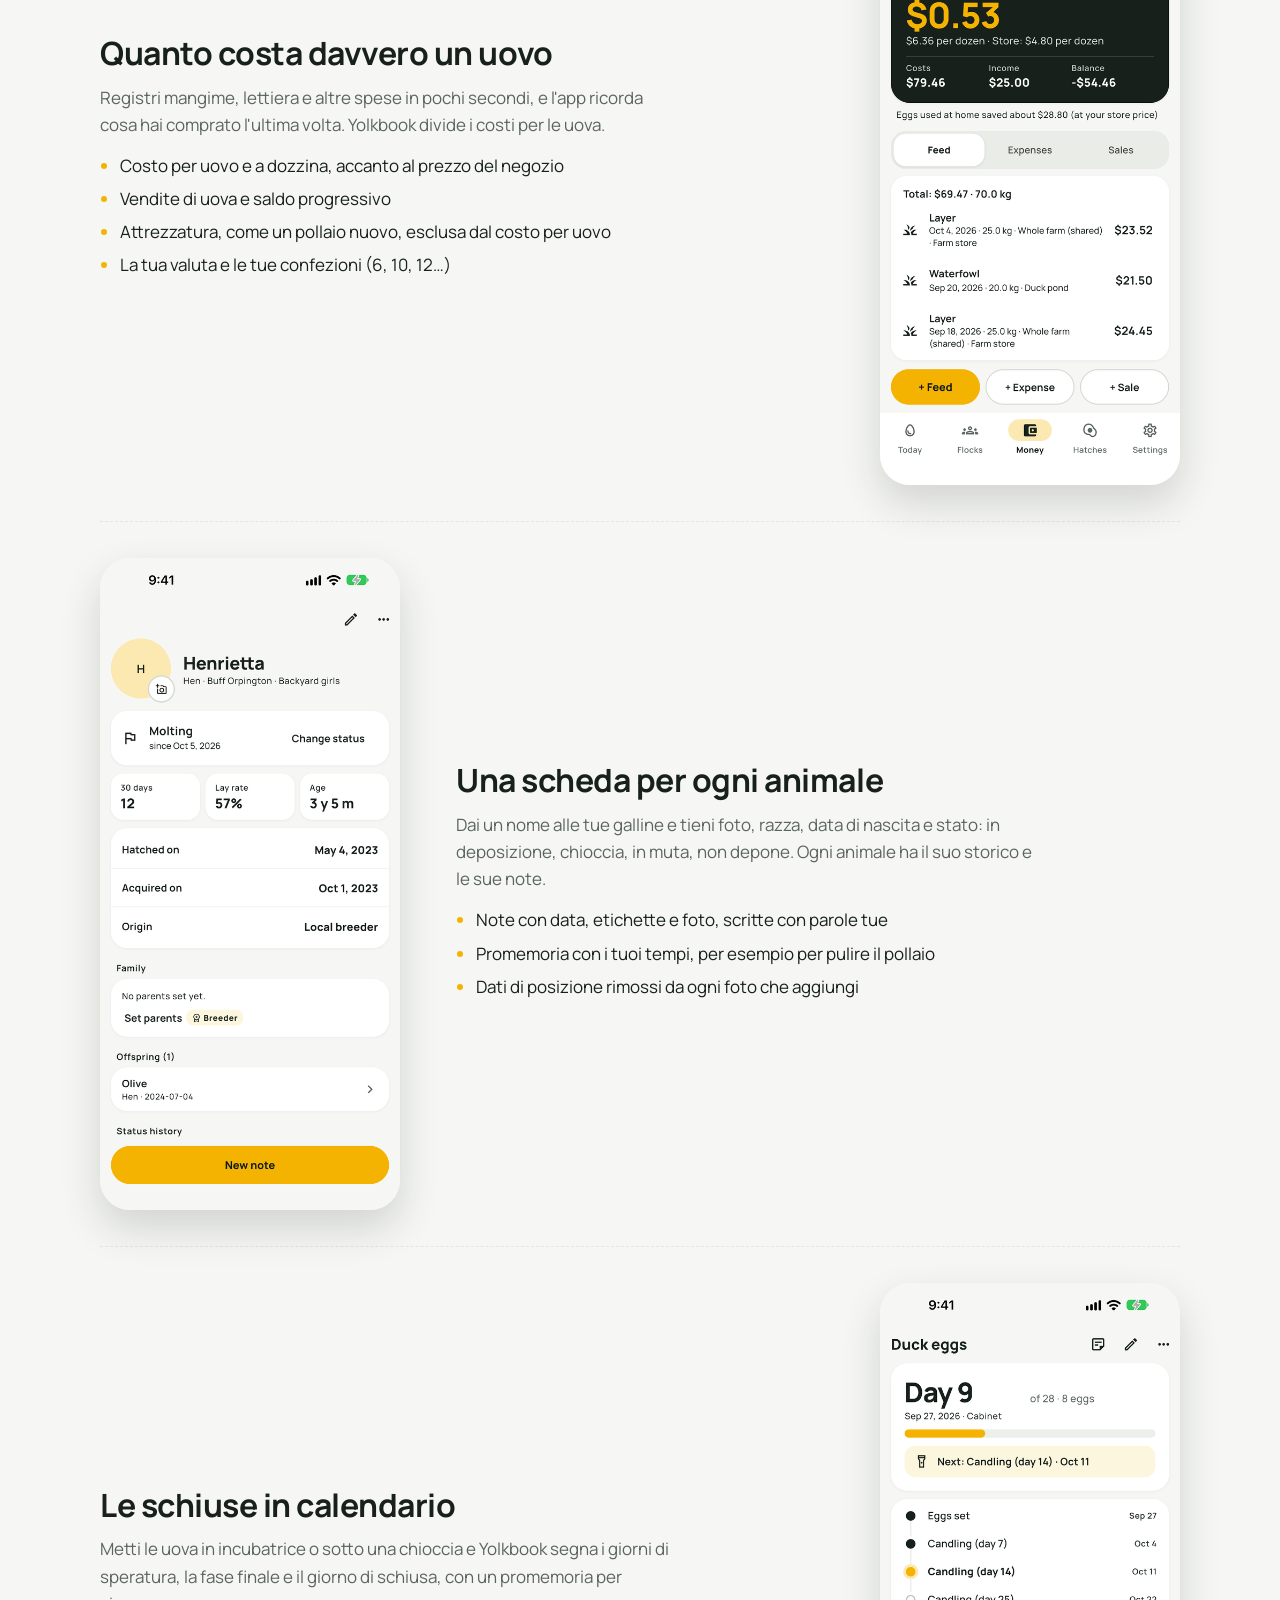
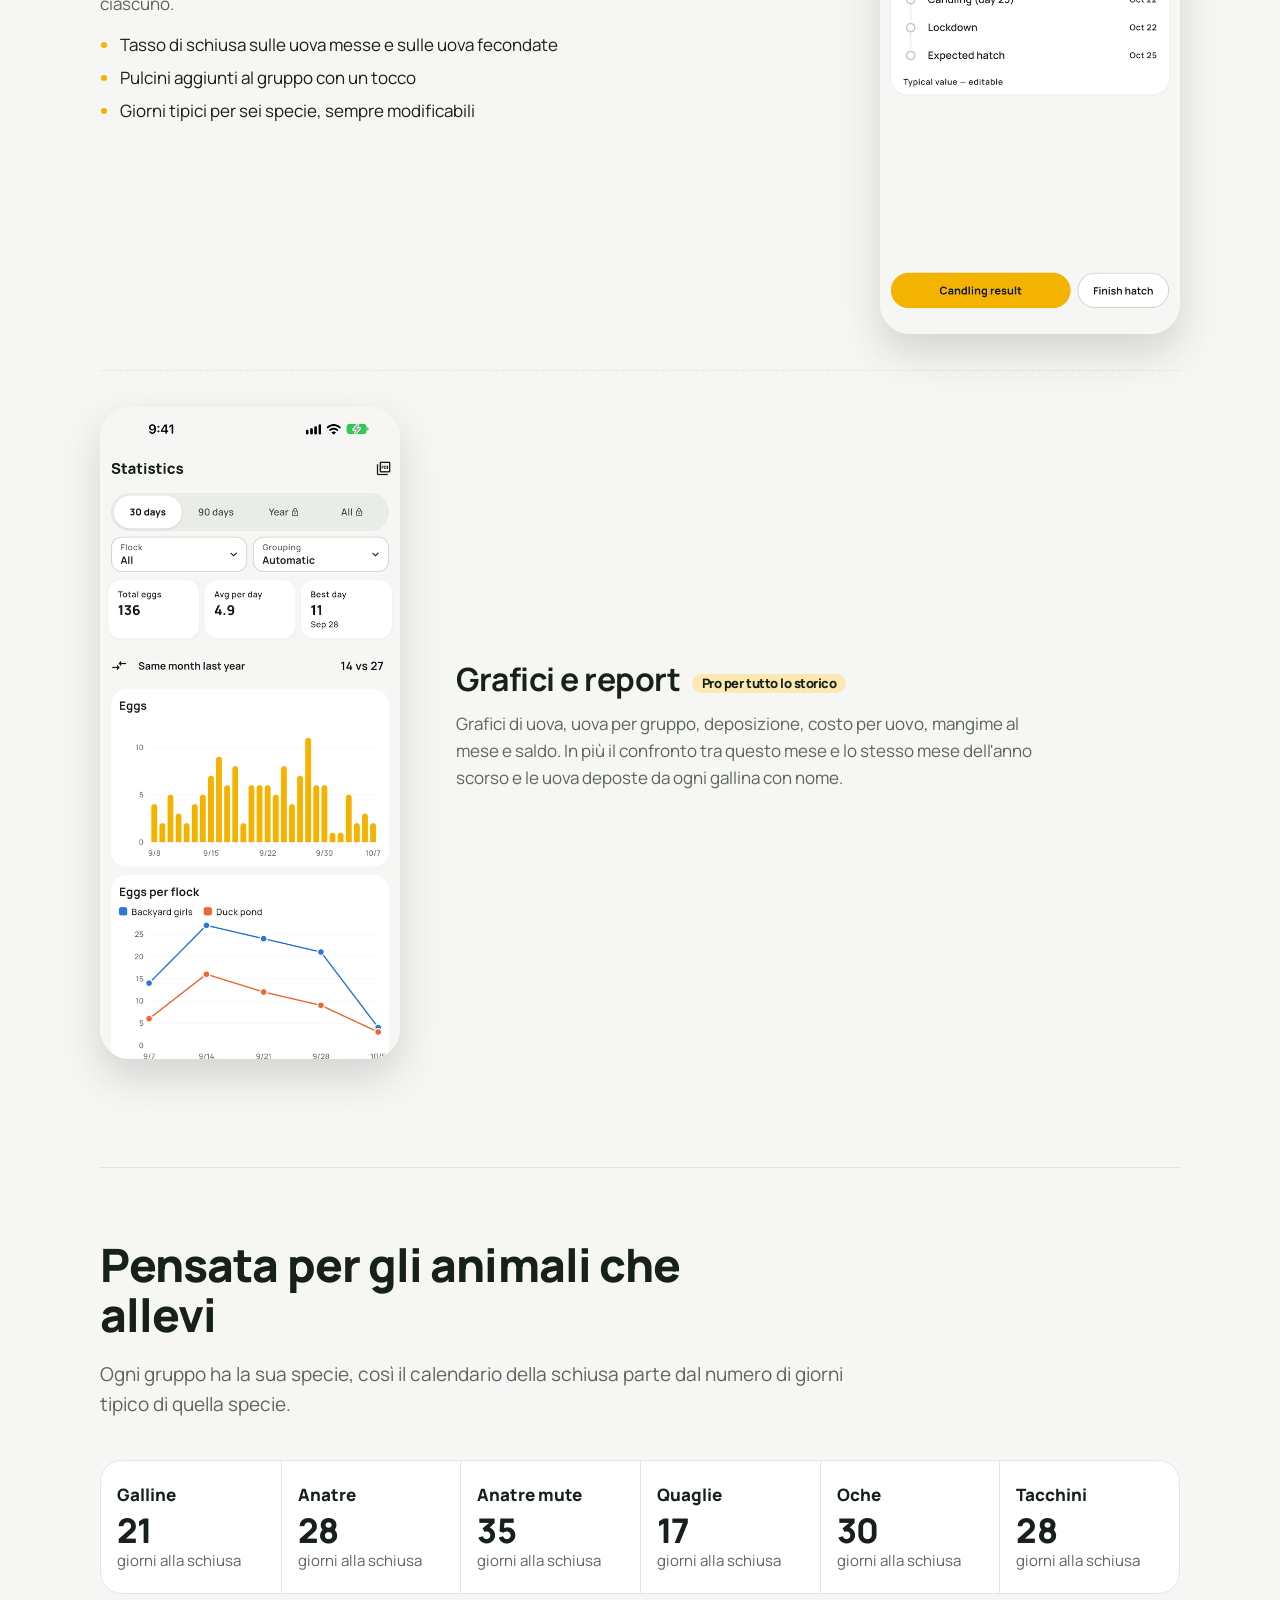
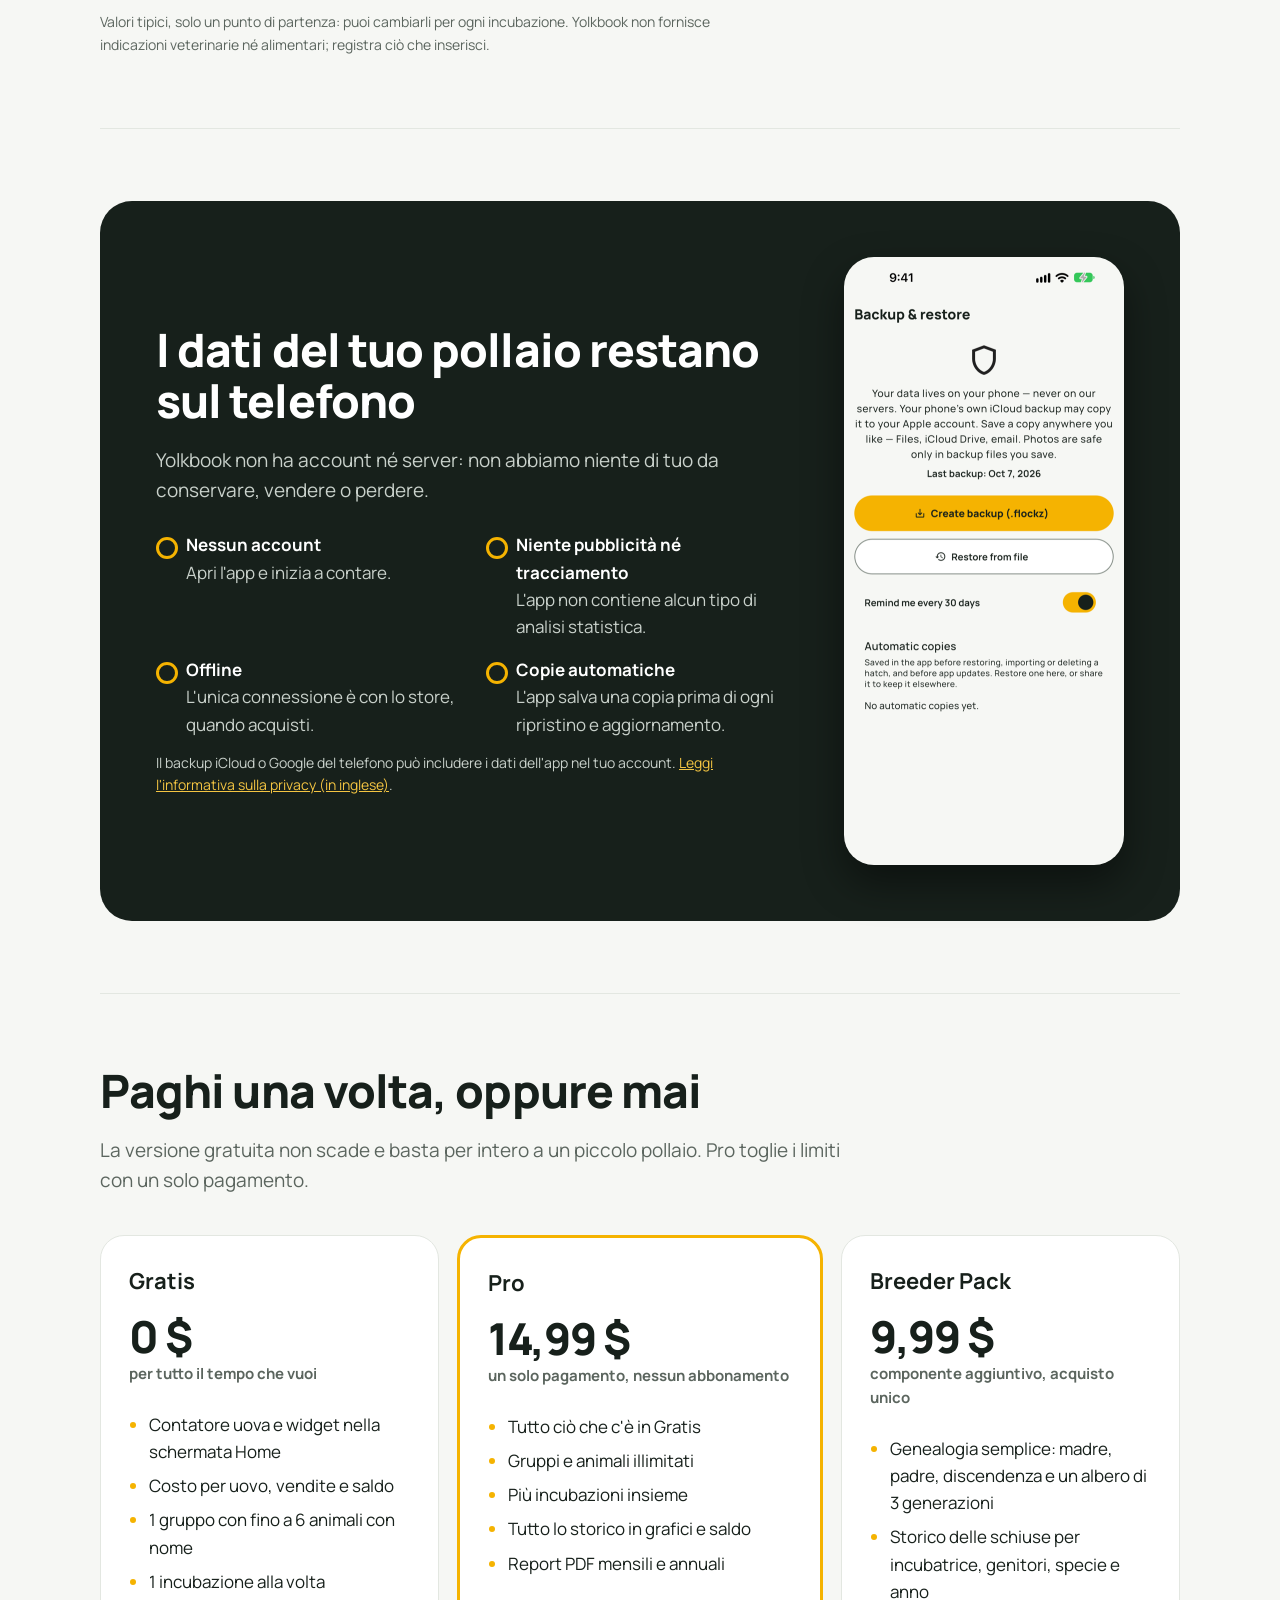
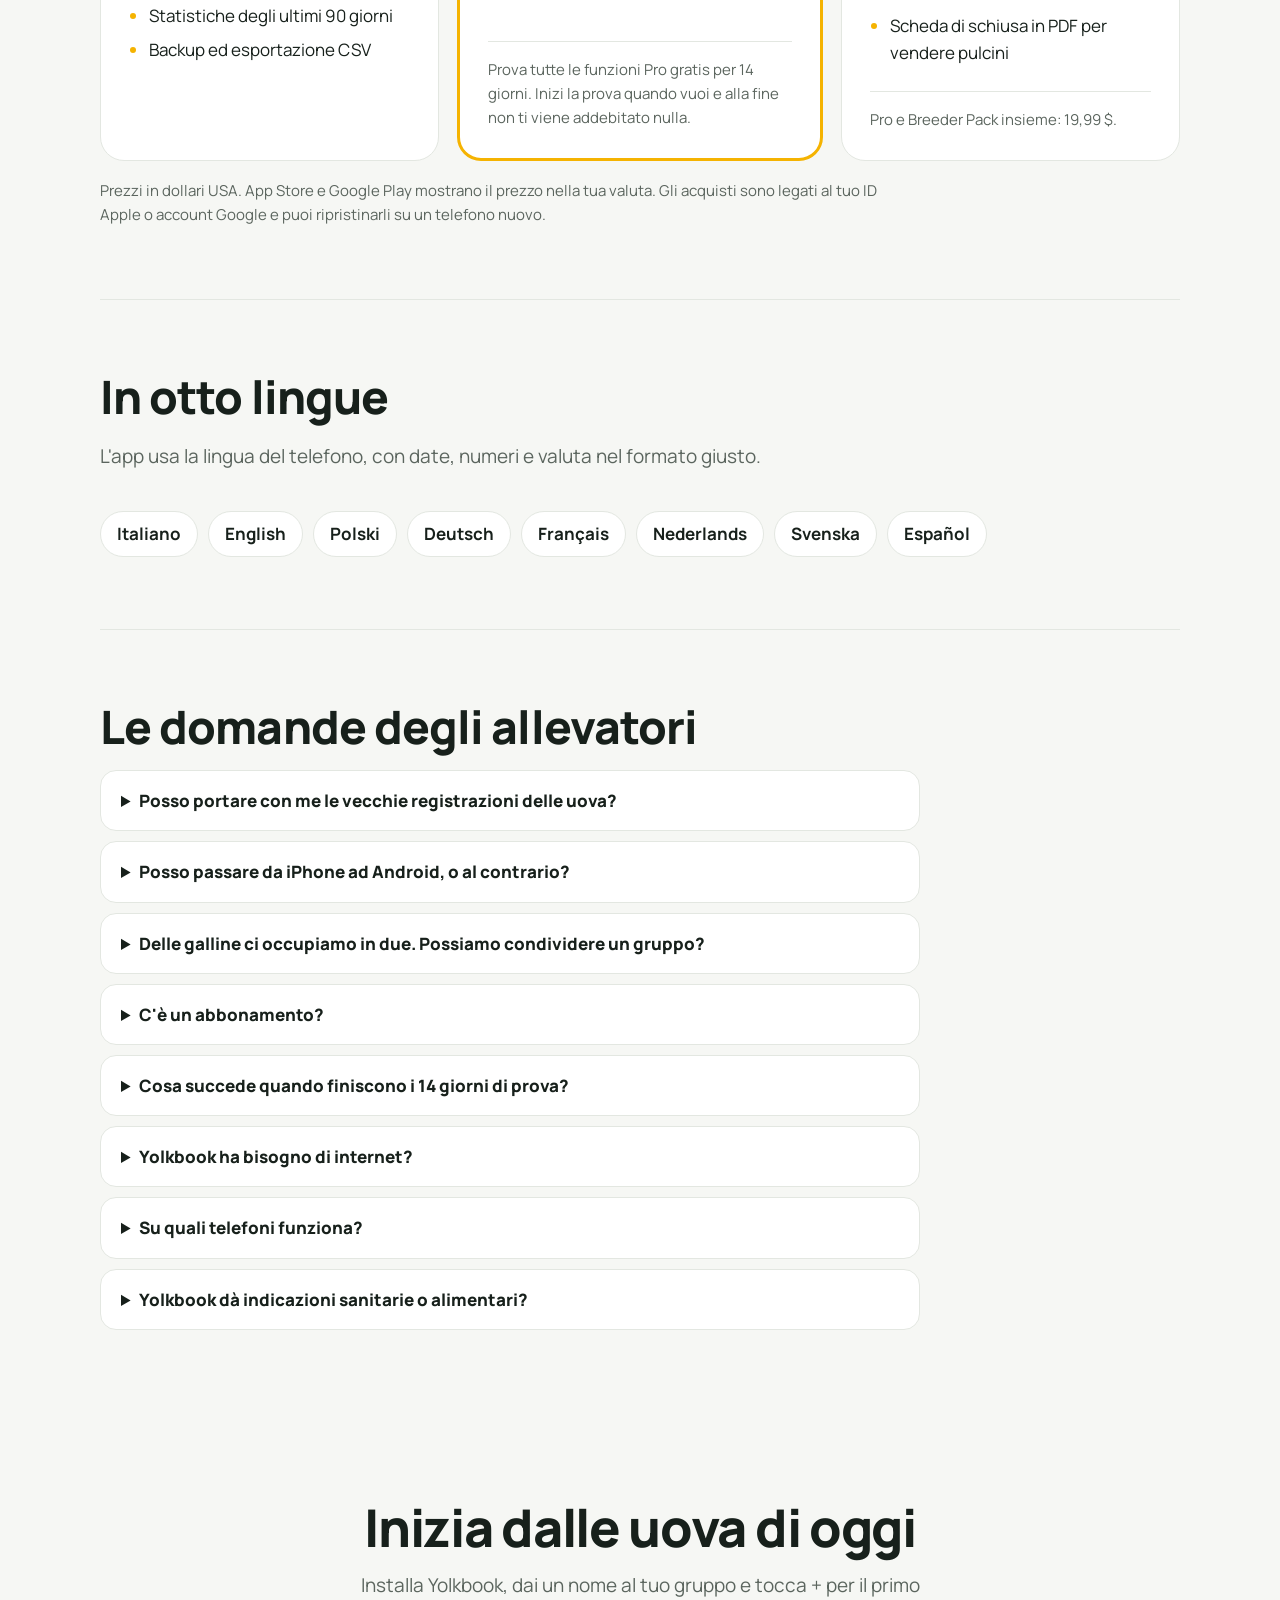
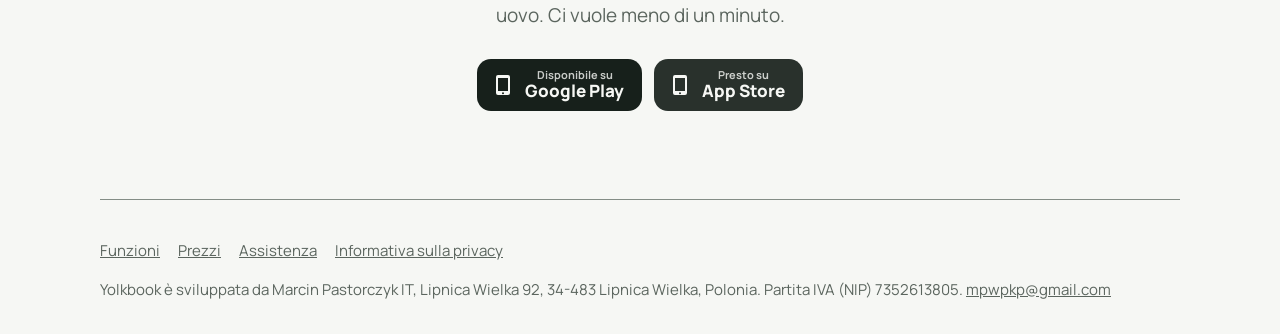
<file: it/index.html>
<!doctype html>
<html lang="it">
<head>
<meta charset="utf-8">
<meta name="viewport" content="width=device-width, initial-scale=1">
<title>Yolkbook: conta uova e diario del pollaio per galline</title>
<meta name="description" content="Conta le uova delle galline con un tocco, scopri quanto costa ogni uovo e pianifica le schiuse. Anche per anatre, quaglie, oche e tacchini. Dati sul telefono.">
<link rel="canonical" href="https://yolkbook.app/it/">
<link rel="alternate" hreflang="en" href="https://yolkbook.app/">
<link rel="alternate" hreflang="pl" href="https://yolkbook.app/pl/">
<link rel="alternate" hreflang="de" href="https://yolkbook.app/de/">
<link rel="alternate" hreflang="fr" href="https://yolkbook.app/fr/">
<link rel="alternate" hreflang="nl" href="https://yolkbook.app/nl/">
<link rel="alternate" hreflang="sv" href="https://yolkbook.app/sv/">
<link rel="alternate" hreflang="it" href="https://yolkbook.app/it/">
<link rel="alternate" hreflang="es" href="https://yolkbook.app/es/">
<link rel="alternate" hreflang="x-default" href="https://yolkbook.app/">
<link rel="icon" href="../assets/favicon.png">
<link rel="apple-touch-icon" href="../assets/apple-touch-icon.png">
<link rel="preload" href="../assets/fonts/Manrope-ExtraBold.ttf" as="font" type="font/ttf" crossorigin>
<link rel="stylesheet" href="../assets/style.css">
<meta name="theme-color" content="#F6F7F4">
<meta property="og:type" content="website">
<meta property="og:site_name" content="Yolkbook">
<meta property="og:url" content="https://yolkbook.app/it/">
<meta property="og:title" content="Yolkbook: conta uova e diario del pollaio">
<meta property="og:description" content="Conta le uova con un tocco, scopri quanto costa ogni uovo e pianifica le schiuse. I dati restano sul telefono. Paghi una volta.">
<meta property="og:image" content="https://yolkbook.app/assets/og-en.png">
<meta property="og:image:width" content="1200">
<meta property="og:image:height" content="630">
<meta property="og:locale" content="it_IT">
<meta property="og:locale:alternate" content="en_US">
<meta property="og:locale:alternate" content="pl_PL">
<meta property="og:locale:alternate" content="de_DE">
<meta property="og:locale:alternate" content="fr_FR">
<meta property="og:locale:alternate" content="nl_NL">
<meta property="og:locale:alternate" content="sv_SE">
<meta property="og:locale:alternate" content="es_ES">
<meta name="twitter:card" content="summary_large_image">
<script type="application/ld+json">
{
 "@context": "https://schema.org",
 "@graph": [
  {
   "@type": "MobileApplication",
   "@id": "https://yolkbook.app/#app",
   "name": "Yolkbook",
   "alternateName": "Yolkbook: conta uova per galline",
   "description": "Contatore di uova e diario del pollaio per chi alleva in casa galline, anatre, quaglie, oche e tacchini. Uova di ogni giorno, costo per uovo, calendario delle schiuse, schede degli animali, backup ed esportazione CSV/PDF. I dati restano sul dispositivo.",
   "url": "https://yolkbook.app/it/",
   "image": "https://yolkbook.app/assets/icon.png",
   "operatingSystem": "iOS 15 o successivo, Android 7.0 o successivo",
   "applicationCategory": "LifestyleApplication",
   "inLanguage": [
    "it",
    "en",
    "pl",
    "de",
    "fr",
    "nl",
    "sv",
    "es"
   ],
   "offers": [
    {
     "@type": "Offer",
     "name": "Gratis",
     "price": "0",
     "priceCurrency": "USD"
    },
    {
     "@type": "Offer",
     "name": "Yolkbook Pro (acquisto unico)",
     "price": "14.99",
     "priceCurrency": "USD"
    },
    {
     "@type": "Offer",
     "name": "Breeder Pack (acquisto unico)",
     "price": "9.99",
     "priceCurrency": "USD"
    }
   ],
   "publisher": {
    "@id": "https://yolkbook.app/#org"
   }
  },
  {
   "@type": "Organization",
   "@id": "https://yolkbook.app/#org",
   "name": "Marcin Pastorczyk IT",
   "url": "https://yolkbook.app/",
   "email": "mpwpkp@gmail.com",
   "address": {
    "@type": "PostalAddress",
    "streetAddress": "Lipnica Wielka 92",
    "postalCode": "34-483",
    "addressLocality": "Lipnica Wielka",
    "addressCountry": "PL"
   }
  },
  {
   "@type": "FAQPage",
   "mainEntity": [
    {
     "@type": "Question",
     "name": "Posso portare con me le vecchie registrazioni delle uova?",
     "acceptedAnswer": {
      "@type": "Answer",
      "text": "Sì. Importa i conteggi giornalieri delle uova da un foglio di calcolo o dal CSV esportato da un'altra app. Servono una colonna con la data e una con il numero di uova; la colonna del gruppo è facoltativa."
     }
    },
    {
     "@type": "Question",
     "name": "Posso passare da iPhone ad Android, o al contrario?",
     "acceptedAnswer": {
      "@type": "Answer",
      "text": "Sì. Crea un file di backup nelle Impostazioni, salvalo su un cloud o mandalo a te stesso via e-mail e ripristinalo sul nuovo telefono. Il file contiene anche le foto."
     }
    },
    {
     "@type": "Question",
     "name": "C'è un abbonamento?",
     "acceptedAnswer": {
      "@type": "Answer",
      "text": "No. La versione gratuita non scade. Pro e Breeder Pack sono acquisti unici."
     }
    },
    {
     "@type": "Question",
     "name": "Yolkbook ha bisogno di internet?",
     "acceptedAnswer": {
      "@type": "Answer",
      "text": "No. Tutto funziona offline. L'app si collega all'App Store o a Google Play solo quando acquisti o ripristini un acquisto."
     }
    },
    {
     "@type": "Question",
     "name": "Yolkbook dà indicazioni sanitarie o alimentari?",
     "acceptedAnswer": {
      "@type": "Answer",
      "text": "No. Yolkbook registra ciò che inserisci. I valori di riferimento, come i giorni di incubazione, sono valori tipici di partenza e puoi cambiarli."
     }
    }
   ]
  }
 ]
}
</script>
</head>
<body>
<a class="skip" href="#main">Vai al contenuto</a>
<div class="wrap">
  <header class="top">
    <a class="brand" href="./"><img src="../assets/icon.png" alt="" width="36" height="36">Yolkbook</a>
    <nav class="top" aria-label="Principale">
      <a class="hide-sm" href="#funzioni">Funzioni</a>
      <a class="hide-sm" href="#prezzi">Prezzi</a>
      <a class="hide-sm" href="#domande">Domande</a>
      <a class="hide-sm" href="../support.html">Assistenza</a>
      <details class="langmenu"><summary aria-label="Italiano">IT</summary><ul><li><a href="../" hreflang="en" lang="en">English</a></li><li><a href="../pl/" hreflang="pl" lang="pl">Polski</a></li><li><a href="../de/" hreflang="de" lang="de">Deutsch</a></li><li><a href="../fr/" hreflang="fr" lang="fr">Français</a></li><li><a href="../nl/" hreflang="nl" lang="nl">Nederlands</a></li><li><a href="../sv/" hreflang="sv" lang="sv">Svenska</a></li><li><a href="../it/" hreflang="it" lang="it" aria-current="page">Italiano</a></li><li><a href="../es/" hreflang="es" lang="es">Español</a></li></ul></details>
    </nav>
  </header>

  <main id="main">
    <section class="hero">
      <div>
        <h1>Ogni uovo contato, ogni dato al sicuro.</h1>
        <p class="lead">Yolkbook è un contatore di uova e un diario del pollaio per chi alleva in casa galline, anatre, quaglie, oche e tacchini. Registri le uova di oggi con due tocchi, scopri quanto ti costa ogni uovo e pianifichi le schiuse. I tuoi dati restano sul telefono.</p>
        <ul class="facts"><li>Gratis per iniziare</li><li>Funziona offline</li><li>Pro con un solo pagamento</li></ul>
        <div class="stores">
          <a class="store" href="https://play.google.com/store/apps/details?id=app.yolkbook&amp;hl=it"><svg viewBox="0 0 24 24" aria-hidden="true"><path d="M7 2h10a2 2 0 0 1 2 2v16a2 2 0 0 1-2 2H7a2 2 0 0 1-2-2V4a2 2 0 0 1 2-2zm0 3v13h10V5H7zm5 14.2a1 1 0 1 0 0 2 1 1 0 0 0 0-2z"/></svg><span><small>Disponibile su</small><strong>Google Play</strong></span></a><span class="store"><svg viewBox="0 0 24 24" aria-hidden="true"><path d="M7 2h10a2 2 0 0 1 2 2v16a2 2 0 0 1-2 2H7a2 2 0 0 1-2-2V4a2 2 0 0 1 2-2zm0 3v13h10V5H7zm5 14.2a1 1 0 1 0 0 2 1 1 0 0 0 0-2z"/></svg><span><small>Presto su</small><strong>App Store</strong></span></span>
          <p class="note">Per iPhone, iPad e Android. Già su Google Play; la versione per App Store è in revisione da Apple.</p>
        </div>
      </div>

      <div class="counter" data-carton data-lang="it" data-start="7" data-one="uovo oggi" data-many="uova oggi"
           data-hint="Tocca + come faresti alla porta del pollaio." data-full="&lt;strong&gt;Una dozzina intera.&lt;/strong&gt; Al conteggio e al costo per uovo ci pensa l&#x27;app.">
        <div class="counter-head">
          <span class="counter-flock">Le ragazze del pollaio</span>
          <span class="counter-meta">8 galline</span>
        </div>
        <div class="counter-row">
          <button class="round" type="button" data-minus aria-label="Togli un uovo">−</button>
          <div class="counter-num" aria-live="polite"><output>0</output><span data-label>uova oggi</span></div>
          <button class="round plus" type="button" data-plus aria-label="Aggiungi un uovo">+</button>
        </div>
        <div class="carton" aria-hidden="true"><span class="cell"></span><span class="cell"></span><span class="cell"></span><span class="cell"></span><span class="cell"></span><span class="cell"></span><span class="cell"></span><span class="cell"></span><span class="cell"></span><span class="cell"></span><span class="cell"></span><span class="cell"></span></div>
        <p class="counter-foot" data-foot>Tocca + come faresti alla porta del pollaio.</p>
      </div>
    </section>

    <section class="block" aria-labelledby="why">
      <h2 id="why">Le app passano, i dati delle tue uova devono restare.</h2>
      <p class="intro">Quando un&#x27;app gratuita molto usata per contare le uova è sparita dall&#x27;App Store, molti allevatori hanno perso anni di registrazioni. Yolkbook è fatta perché a te non succeda: non c&#x27;è un account che possa essere chiuso né un nostro server che possa essere spento.</p>
      <ul class="promises"><li><h3>Tutto sul tuo telefono</h3><p>Gruppi, uova, costi, schiuse, note e foto restano nell&#x27;app sul tuo dispositivo. A noi non arriva nulla.</p></li><li><h3>Backup con un tocco</h3><p>Salva un unico file di backup in File, iCloud Drive, Google Drive o via e-mail e ripristinalo su qualsiasi telefono, iPhone o Android.</p></li><li><h3>File semplici da aprire</h3><p>Esporta uova, spese, animali e schiuse in CSV per qualsiasi foglio di calcolo, oppure in report PDF mensili e annuali.</p></li></ul>
    </section>

    <section class="block" id="funzioni" aria-labelledby="features-title">
      <h2 id="features-title">Cosa puoi fare con Yolkbook</h2>
      <p class="intro">Sei schermate seguono la giornata di un piccolo pollaio, dalle uova raccolte al mattino fino a una schiusa tre settimane dopo.</p>
      <article class="feature">
        <div>
          <h3>La giornata registrata in due tocchi</h3>
          <p>Nella schermata Oggi c&#x27;è un grande contatore per ogni gruppo. Apri l&#x27;app, tocchi +, fatto.</p>
          <ul><li>Widget nella schermata Home con +1 e −1 per ogni gruppo</li><li>Conteggio per gallina facoltativo, per vedere chi depone</li><li>Segni sulle uova: doppio tuorlo, guscio molle, rotte e altri</li><li>Uova vendute, regalate e usate in casa</li></ul>
        </div>
        <div class="shot"><img src="../assets/screens/en/1.png" width="560" height="1216" loading="lazy" alt="Schermata Oggi con il contatore delle uova per due gruppi e il costo per uovo della settimana"></div>
      </article>
      <article class="feature">
        <div>
          <h3>Tutto il mese sotto gli occhi</h3>
          <p>Nel calendario ogni giorno ha un colore più o meno intenso secondo le uova raccolte. I giorni che hai dimenticato di registrare si distinguono da quelli con zero uova, così è facile colmare i vuoti.</p>
        </div>
        <div class="shot"><img src="../assets/screens/en/2.png" width="560" height="1216" loading="lazy" alt="Calendario mensile con le uova di ogni giorno"></div>
      </article>
      <article class="feature">
        <div>
          <h3>Quanto costa davvero un uovo</h3>
          <p>Registri mangime, lettiera e altre spese in pochi secondi, e l&#x27;app ricorda cosa hai comprato l&#x27;ultima volta. Yolkbook divide i costi per le uova.</p>
          <ul><li>Costo per uovo e a dozzina, accanto al prezzo del negozio</li><li>Vendite di uova e saldo progressivo</li><li>Attrezzatura, come un pollaio nuovo, esclusa dal costo per uovo</li><li>La tua valuta e le tue confezioni (6, 10, 12…)</li></ul>
        </div>
        <div class="shot"><img src="../assets/screens/en/3.png" width="560" height="1216" loading="lazy" alt="Schermata Conti con costo per uovo, spese e saldo"></div>
      </article>
      <article class="feature">
        <div>
          <h3>Una scheda per ogni animale</h3>
          <p>Dai un nome alle tue galline e tieni foto, razza, data di nascita e stato: in deposizione, chioccia, in muta, non depone. Ogni animale ha il suo storico e le sue note.</p>
          <ul><li>Note con data, etichette e foto, scritte con parole tue</li><li>Promemoria con i tuoi tempi, per esempio per pulire il pollaio</li><li>Dati di posizione rimossi da ogni foto che aggiungi</li></ul>
        </div>
        <div class="shot"><img src="../assets/screens/en/4.png" width="560" height="1216" loading="lazy" alt="Scheda di una gallina con foto, stato e storico"></div>
      </article>
      <article class="feature">
        <div>
          <h3>Le schiuse in calendario</h3>
          <p>Metti le uova in incubatrice o sotto una chioccia e Yolkbook segna i giorni di speratura, la fase finale e il giorno di schiusa, con un promemoria per ciascuno.</p>
          <ul><li>Tasso di schiusa sulle uova messe e sulle uova fecondate</li><li>Pulcini aggiunti al gruppo con un tocco</li><li>Giorni tipici per sei specie, sempre modificabili</li></ul>
        </div>
        <div class="shot"><img src="../assets/screens/en/5.png" width="560" height="1216" loading="lazy" alt="Fasi dell&#x27;incubazione con giorni di speratura e giorno di schiusa"></div>
      </article>
      <article class="feature">
        <div>
          <h3>Grafici e report <span class="tag">Pro per tutto lo storico</span></h3>
          <p>Grafici di uova, uova per gruppo, deposizione, costo per uovo, mangime al mese e saldo. In più il confronto tra questo mese e lo stesso mese dell&#x27;anno scorso e le uova deposte da ogni gallina con nome.</p>
        </div>
        <div class="shot"><img src="../assets/screens/en/7.png" width="560" height="1216" loading="lazy" alt="Statistiche con il grafico delle uova degli ultimi 30 giorni"></div>
      </article>
    </section>

    <section class="block" aria-labelledby="species-title">
      <h2 id="species-title">Pensata per gli animali che allevi</h2>
      <p class="intro">Ogni gruppo ha la sua specie, così il calendario della schiusa parte dal numero di giorni tipico di quella specie.</p>
      <dl class="species"><div><dt>Galline</dt><dd><span class="days">21</span>giorni alla schiusa</dd></div><div><dt>Anatre</dt><dd><span class="days">28</span>giorni alla schiusa</dd></div><div><dt>Anatre mute</dt><dd><span class="days">35</span>giorni alla schiusa</dd></div><div><dt>Quaglie</dt><dd><span class="days">17</span>giorni alla schiusa</dd></div><div><dt>Oche</dt><dd><span class="days">30</span>giorni alla schiusa</dd></div><div><dt>Tacchini</dt><dd><span class="days">28</span>giorni alla schiusa</dd></div></dl>
      <p class="fineprint">Valori tipici, solo un punto di partenza: puoi cambiarli per ogni incubazione. Yolkbook non fornisce indicazioni veterinarie né alimentari; registra ciò che inserisci.</p>
    </section>

    <section class="block" aria-labelledby="privacy-title">
      <div class="band">
        <div>
          <h2 id="privacy-title">I dati del tuo pollaio restano sul telefono</h2>
          <p class="intro">Yolkbook non ha account né server: non abbiamo niente di tuo da conservare, vendere o perdere.</p>
          <ul><li><strong>Nessun account</strong>Apri l&#x27;app e inizia a contare.</li><li><strong>Niente pubblicità né tracciamento</strong>L&#x27;app non contiene alcun tipo di analisi statistica.</li><li><strong>Offline</strong>L&#x27;unica connessione è con lo store, quando acquisti.</li><li><strong>Copie automatiche</strong>L&#x27;app salva una copia prima di ogni ripristino e aggiornamento.</li></ul>
          <p class="fineprint band-fine">Il backup iCloud o Google del telefono può includere i dati dell&#x27;app nel tuo account. <a href="../privacy.html">Leggi l&#x27;informativa sulla privacy (in inglese)</a>.</p>
        </div>
        <div class="shot"><img src="../assets/screens/en/6.png" width="560" height="1216" loading="lazy" alt="Schermata Backup e ripristino"></div>
      </div>
    </section>

    <section class="block" id="prezzi" aria-labelledby="pricing-title">
      <h2 id="pricing-title">Paghi una volta, oppure mai</h2>
      <p class="intro">La versione gratuita non scade e basta per intero a un piccolo pollaio. Pro toglie i limiti con un solo pagamento.</p>
      <div class="plans"><div class="plan"><h3>Gratis</h3><p class="price">0 $</p><p class="per">per tutto il tempo che vuoi</p><ul><li>Contatore uova e widget nella schermata Home</li><li>Costo per uovo, vendite e saldo</li><li>1 gruppo con fino a 6 animali con nome</li><li>1 incubazione alla volta</li><li>Statistiche degli ultimi 90 giorni</li><li>Backup ed esportazione CSV</li></ul></div><div class="plan pro"><h3>Pro</h3><p class="price">14,99 $</p><p class="per">un solo pagamento, nessun abbonamento</p><ul><li>Tutto ciò che c&#x27;è in Gratis</li><li>Gruppi e animali illimitati</li><li>Più incubazioni insieme</li><li>Tutto lo storico in grafici e saldo</li><li>Report PDF mensili e annuali</li></ul><div class="extra"><p>Prova tutte le funzioni Pro gratis per 14 giorni. Inizi la prova quando vuoi e alla fine non ti viene addebitato nulla.</p></div></div><div class="plan"><h3>Breeder Pack</h3><p class="price">9,99 $</p><p class="per">componente aggiuntivo, acquisto unico</p><ul><li>Genealogia semplice: madre, padre, discendenza e un albero di 3 generazioni</li><li>Storico delle schiuse per incubatrice, genitori, specie e anno</li><li>Scheda di schiusa in PDF per vendere pulcini</li></ul><div class="extra"><p>Pro e Breeder Pack insieme: 19,99 $.</p></div></div></div>
      <p class="pricing-note">Prezzi in dollari USA. App Store e Google Play mostrano il prezzo nella tua valuta. Gli acquisti sono legati al tuo ID Apple o account Google e puoi ripristinarli su un telefono nuovo.</p>
    </section>

    <section class="block" aria-labelledby="langs-title">
      <h2 id="langs-title">In otto lingue</h2>
      <p class="intro">L&#x27;app usa la lingua del telefono, con date, numeri e valuta nel formato giusto.</p>
      <ul class="langs"><li lang="it">Italiano</li><li lang="en">English</li><li lang="pl">Polski</li><li lang="de">Deutsch</li><li lang="fr">Français</li><li lang="nl">Nederlands</li><li lang="sv">Svenska</li><li lang="es">Español</li></ul>
    </section>

    <section class="block faq" id="domande" aria-labelledby="faq-title">
      <h2 id="faq-title">Le domande degli allevatori</h2>
      <details><summary>Posso portare con me le vecchie registrazioni delle uova?</summary><p>Sì. Importa i conteggi giornalieri delle uova da un foglio di calcolo o dal CSV esportato da un&#x27;altra app. Servono una colonna con la data e una con il numero di uova; la colonna del gruppo è facoltativa.</p></details>
      <details><summary>Posso passare da iPhone ad Android, o al contrario?</summary><p>Sì. Crea un file di backup nelle Impostazioni, salvalo su un cloud o mandalo a te stesso via e-mail e ripristinalo sul nuovo telefono. Il file contiene anche le foto.</p></details>
      <details><summary>Delle galline ci occupiamo in due. Possiamo condividere un gruppo?</summary><p>Ogni telefono tiene i propri dati e per ora non c&#x27;è sincronizzazione in tempo reale. Puoi unire il file di backup di un altro telefono: se entrambi hanno registrato lo stesso giorno, resta il dato più recente.</p></details>
      <details><summary>C&#x27;è un abbonamento?</summary><p>No. La versione gratuita non scade. Pro e Breeder Pack sono acquisti unici.</p></details>
      <details><summary>Cosa succede quando finiscono i 14 giorni di prova?</summary><p>L&#x27;app torna alla versione gratuita. Tutto ciò che hai registrato resta, e puoi sempre consultarlo ed esportarlo.</p></details>
      <details><summary>Yolkbook ha bisogno di internet?</summary><p>No. Tutto funziona offline. L&#x27;app si collega all&#x27;App Store o a Google Play solo quando acquisti o ripristini un acquisto.</p></details>
      <details><summary>Su quali telefoni funziona?</summary><p>iPhone e iPad con iOS 15 o successivo, e telefoni e tablet Android con Android 7.0 o successivo. Il widget interattivo su iPhone richiede iOS 17.</p></details>
      <details><summary>Yolkbook dà indicazioni sanitarie o alimentari?</summary><p>No. Yolkbook registra ciò che inserisci. I valori di riferimento, come i giorni di incubazione, sono valori tipici di partenza e puoi cambiarli.</p></details>
      </section>

    <section class="closing" aria-labelledby="closing-title">
      <h2 id="closing-title">Inizia dalle uova di oggi</h2>
      <p>Installa Yolkbook, dai un nome al tuo gruppo e tocca + per il primo uovo. Ci vuole meno di un minuto.</p>
      <div class="stores"><a class="store" href="https://play.google.com/store/apps/details?id=app.yolkbook&amp;hl=it"><svg viewBox="0 0 24 24" aria-hidden="true"><path d="M7 2h10a2 2 0 0 1 2 2v16a2 2 0 0 1-2 2H7a2 2 0 0 1-2-2V4a2 2 0 0 1 2-2zm0 3v13h10V5H7zm5 14.2a1 1 0 1 0 0 2 1 1 0 0 0 0-2z"/></svg><span><small>Disponibile su</small><strong>Google Play</strong></span></a><span class="store"><svg viewBox="0 0 24 24" aria-hidden="true"><path d="M7 2h10a2 2 0 0 1 2 2v16a2 2 0 0 1-2 2H7a2 2 0 0 1-2-2V4a2 2 0 0 1 2-2zm0 3v13h10V5H7zm5 14.2a1 1 0 1 0 0 2 1 1 0 0 0 0-2z"/></svg><span><small>Presto su</small><strong>App Store</strong></span></span></div>
    </section>
  </main>

  <footer class="bottom">
    <p class="links"><a href="#funzioni">Funzioni</a><a href="#prezzi">Prezzi</a><a href="../support.html">Assistenza</a><a href="../privacy.html">Informativa sulla privacy</a></p>
    <p>Yolkbook è sviluppata da Marcin Pastorczyk IT, Lipnica Wielka 92, 34-483 Lipnica Wielka, Polonia. Partita IVA (NIP) 7352613805. <a href="mailto:mpwpkp@gmail.com">mpwpkp@gmail.com</a></p>
  </footer>
</div>
<script src="../assets/carton.js" defer></script>
</body>
</html>
</file>
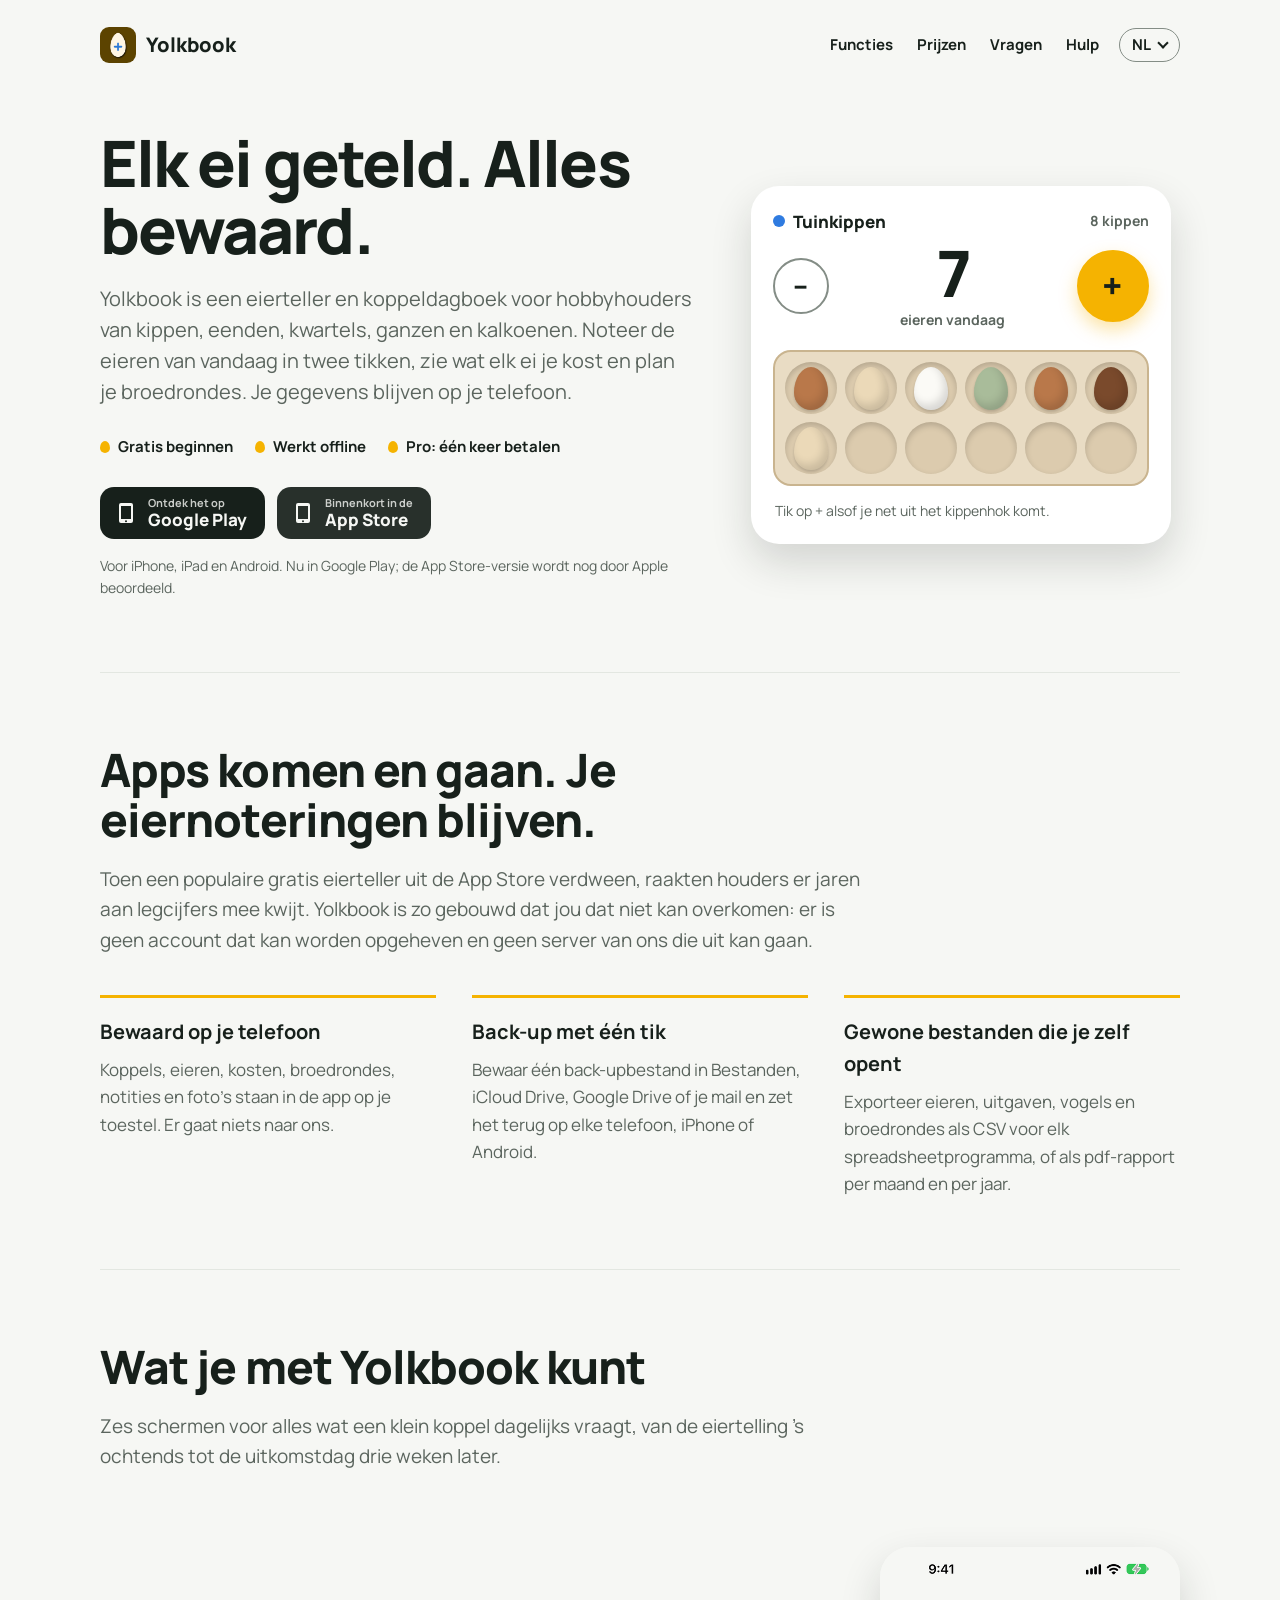
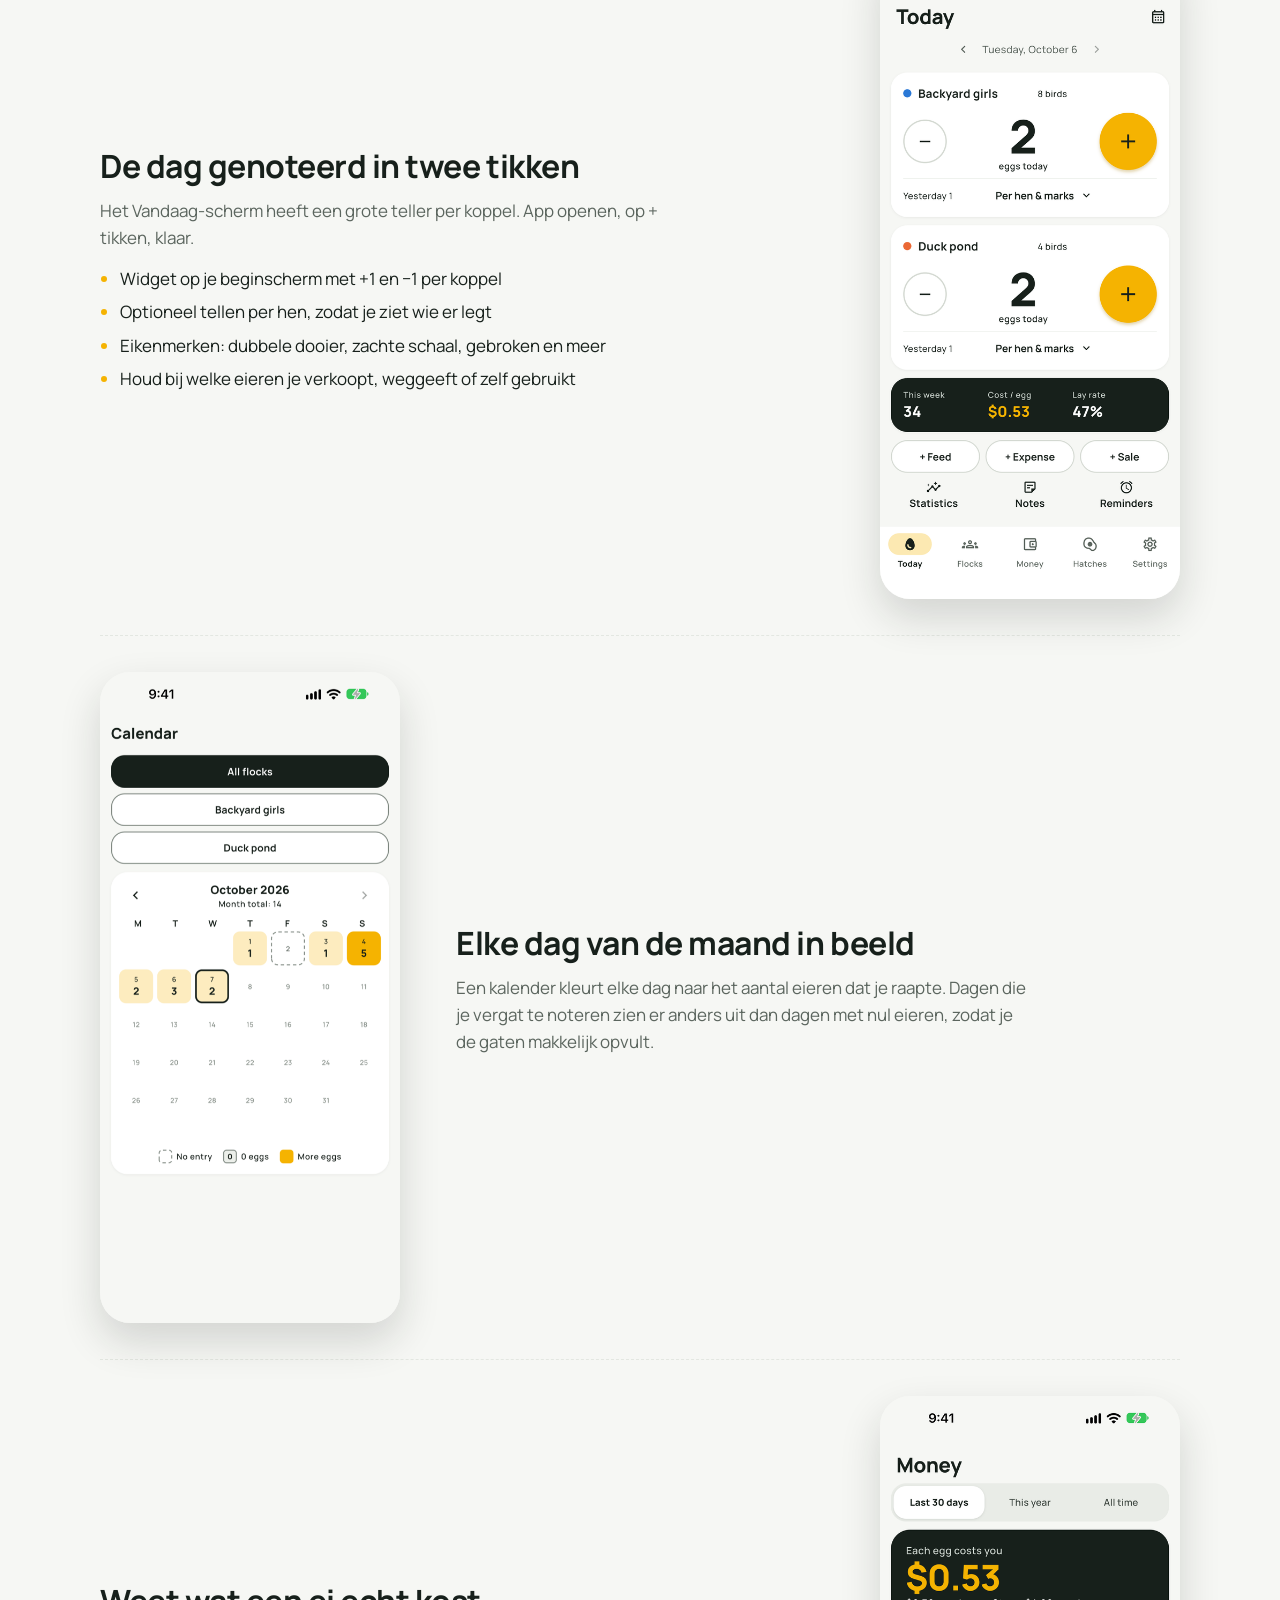
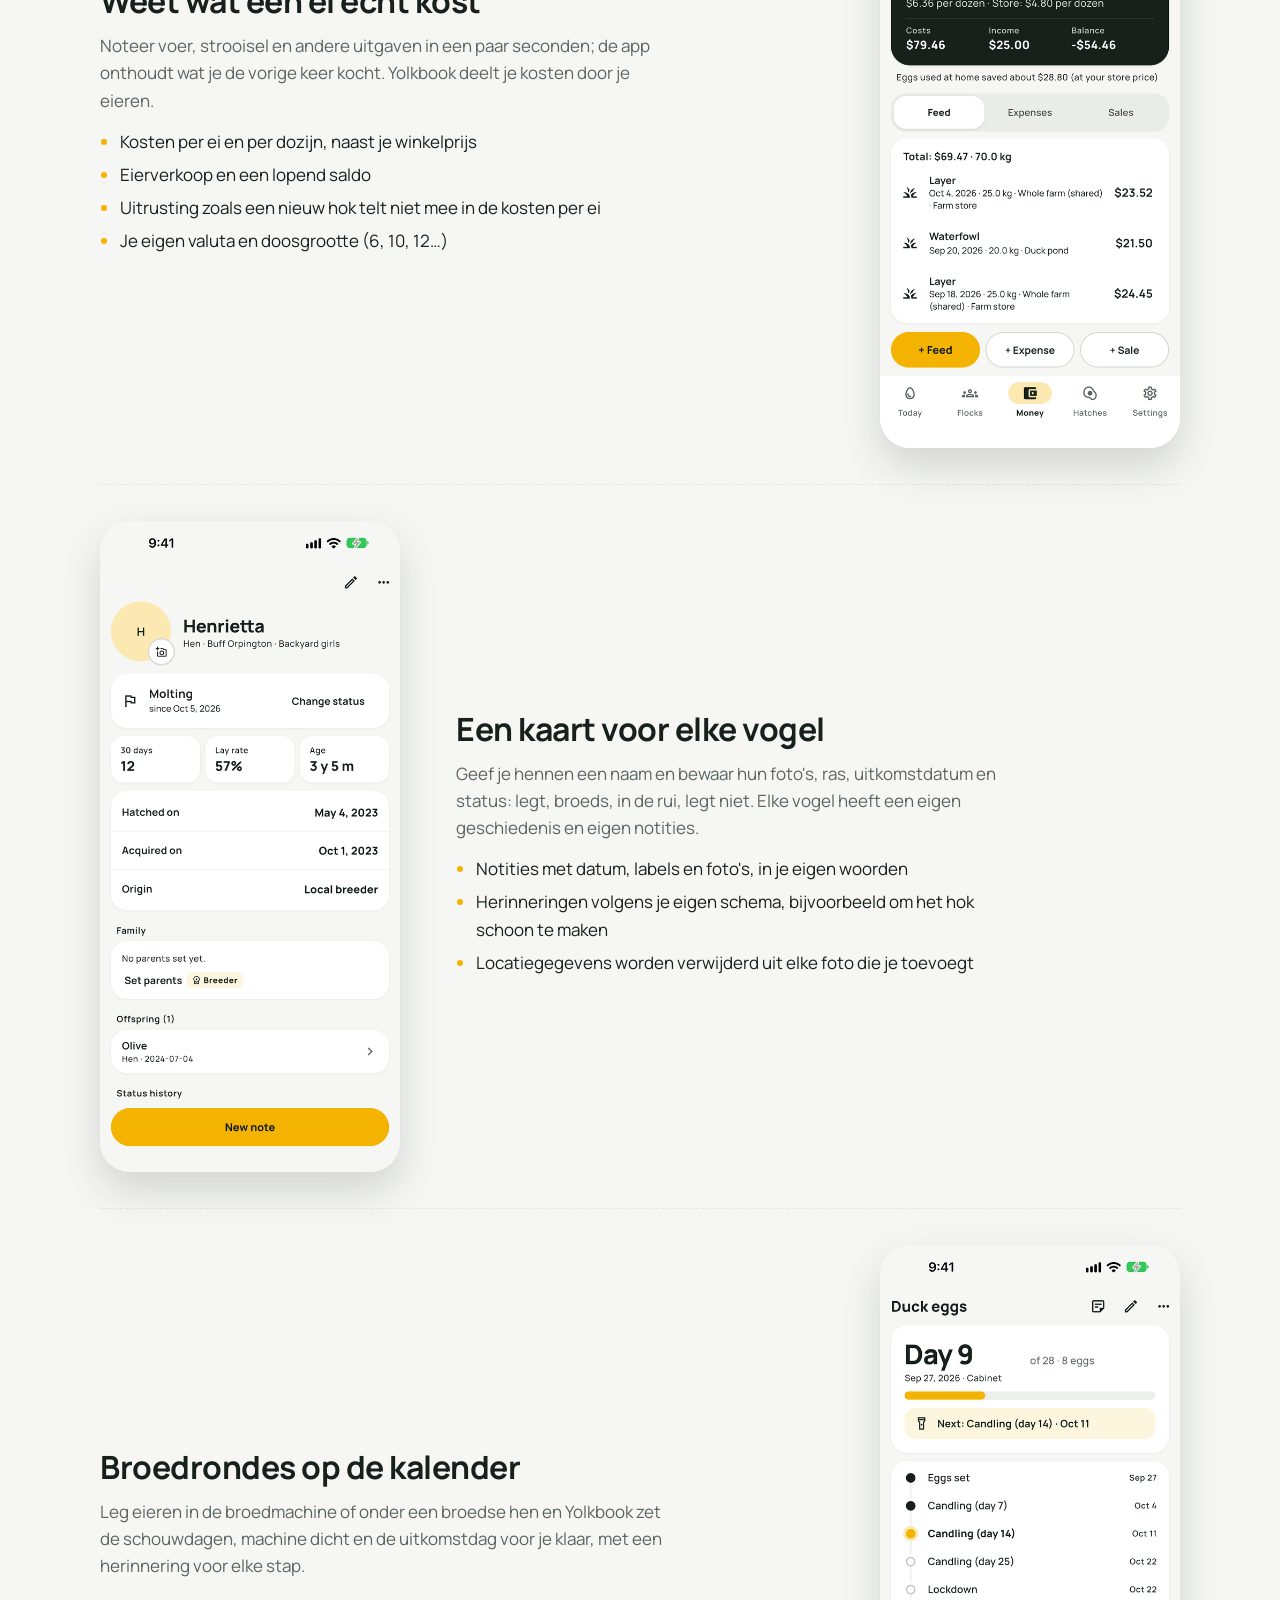
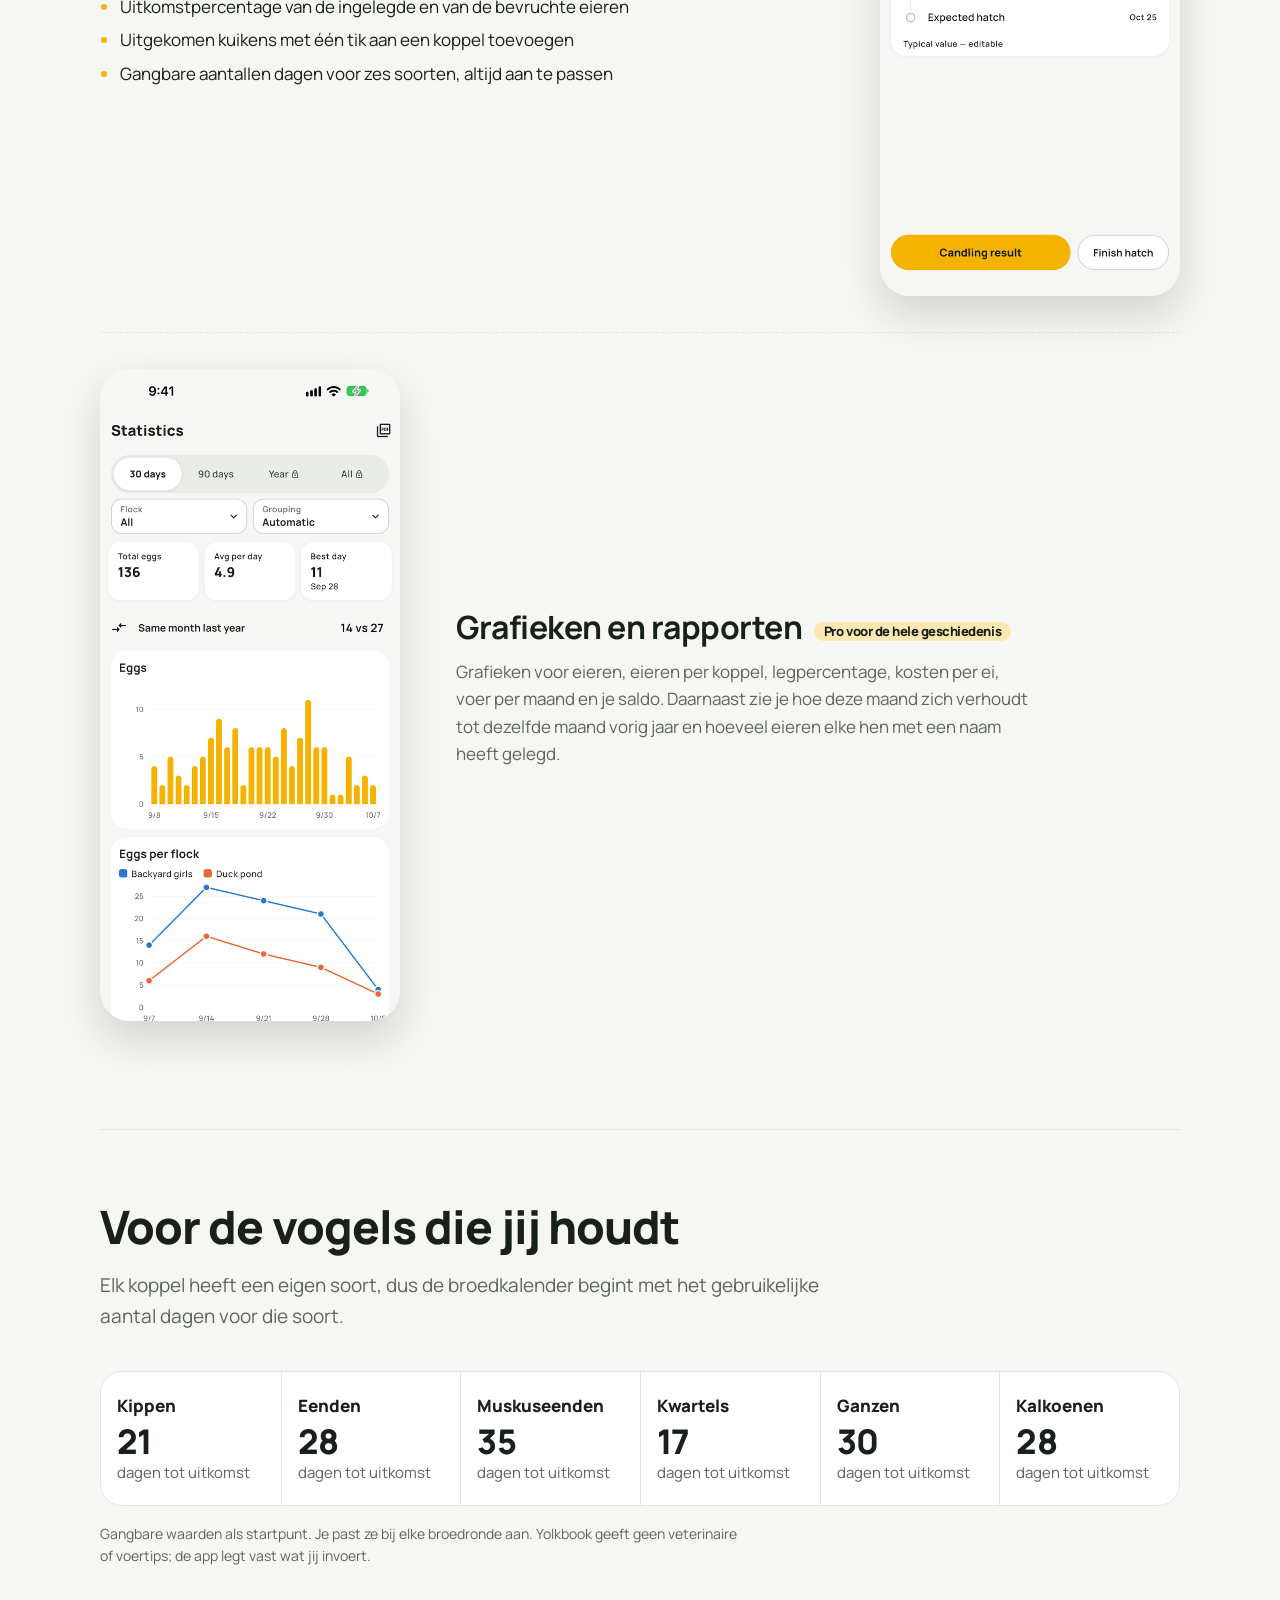
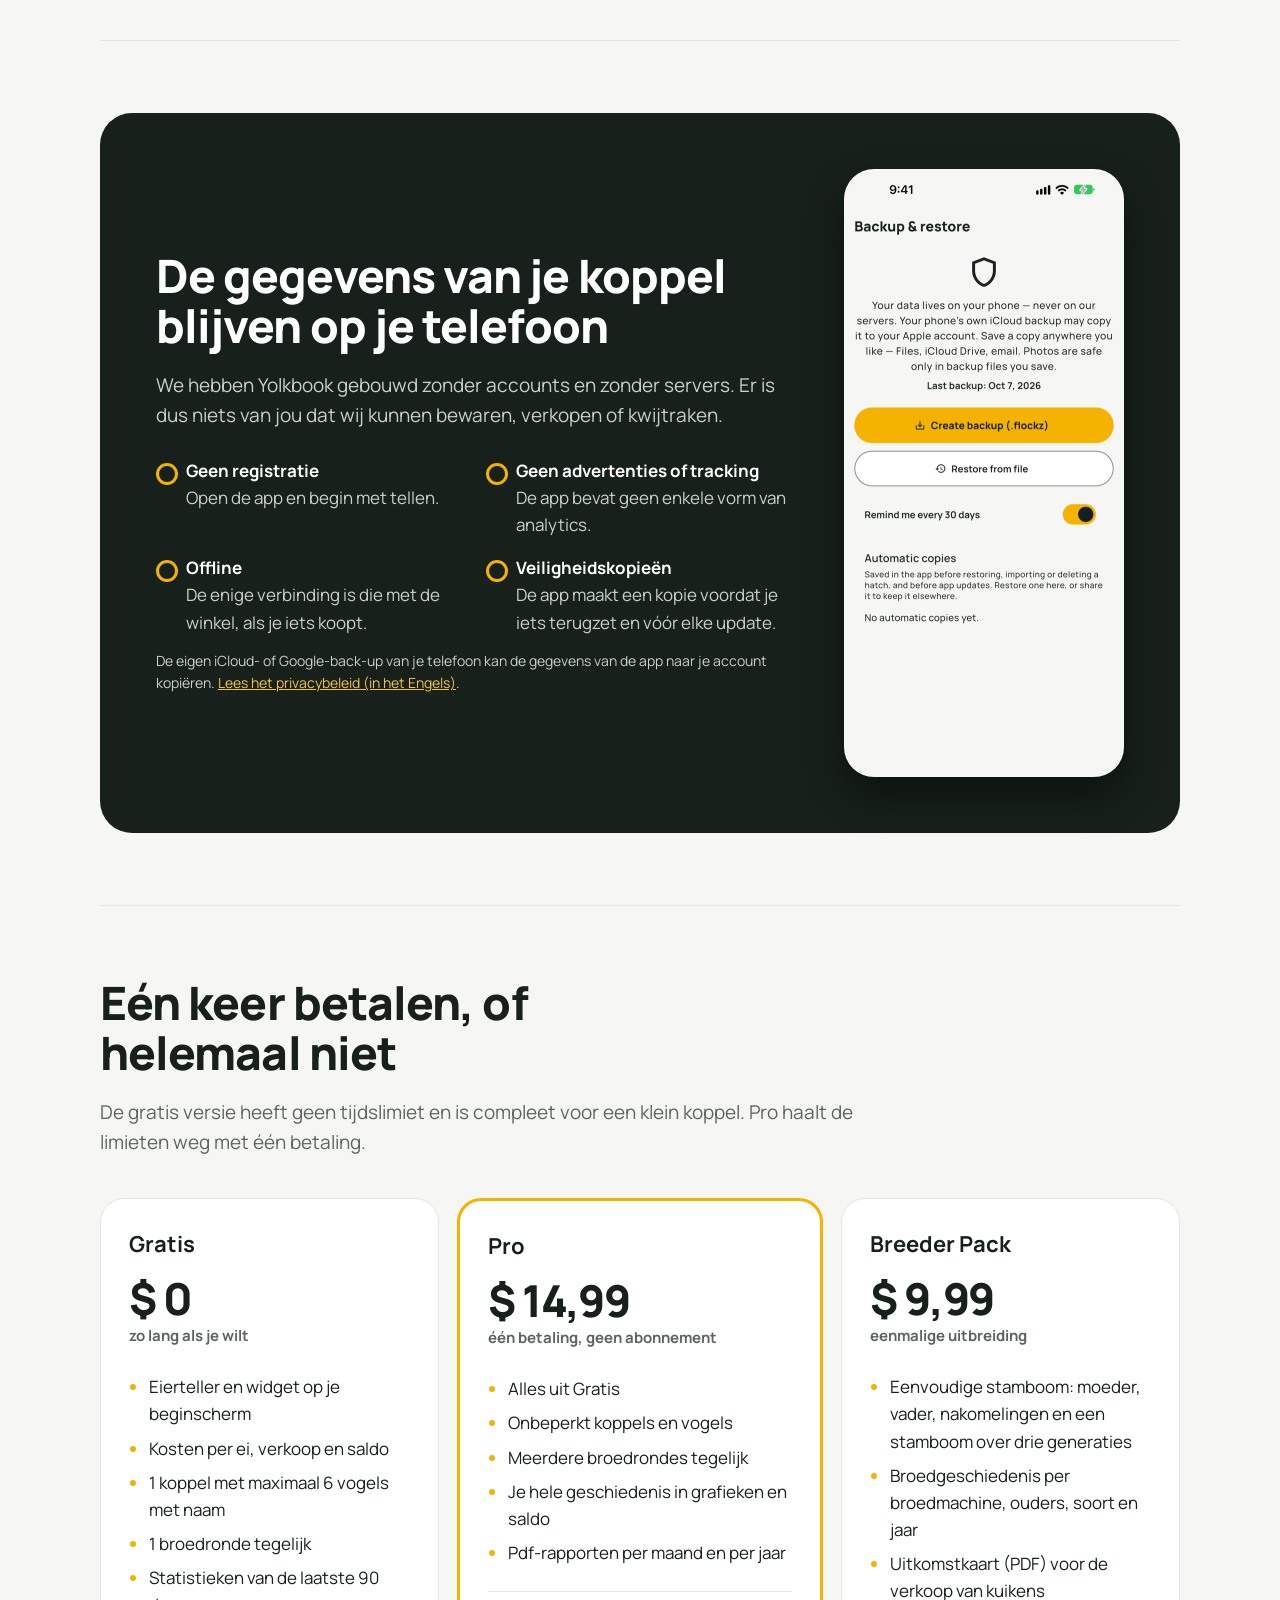
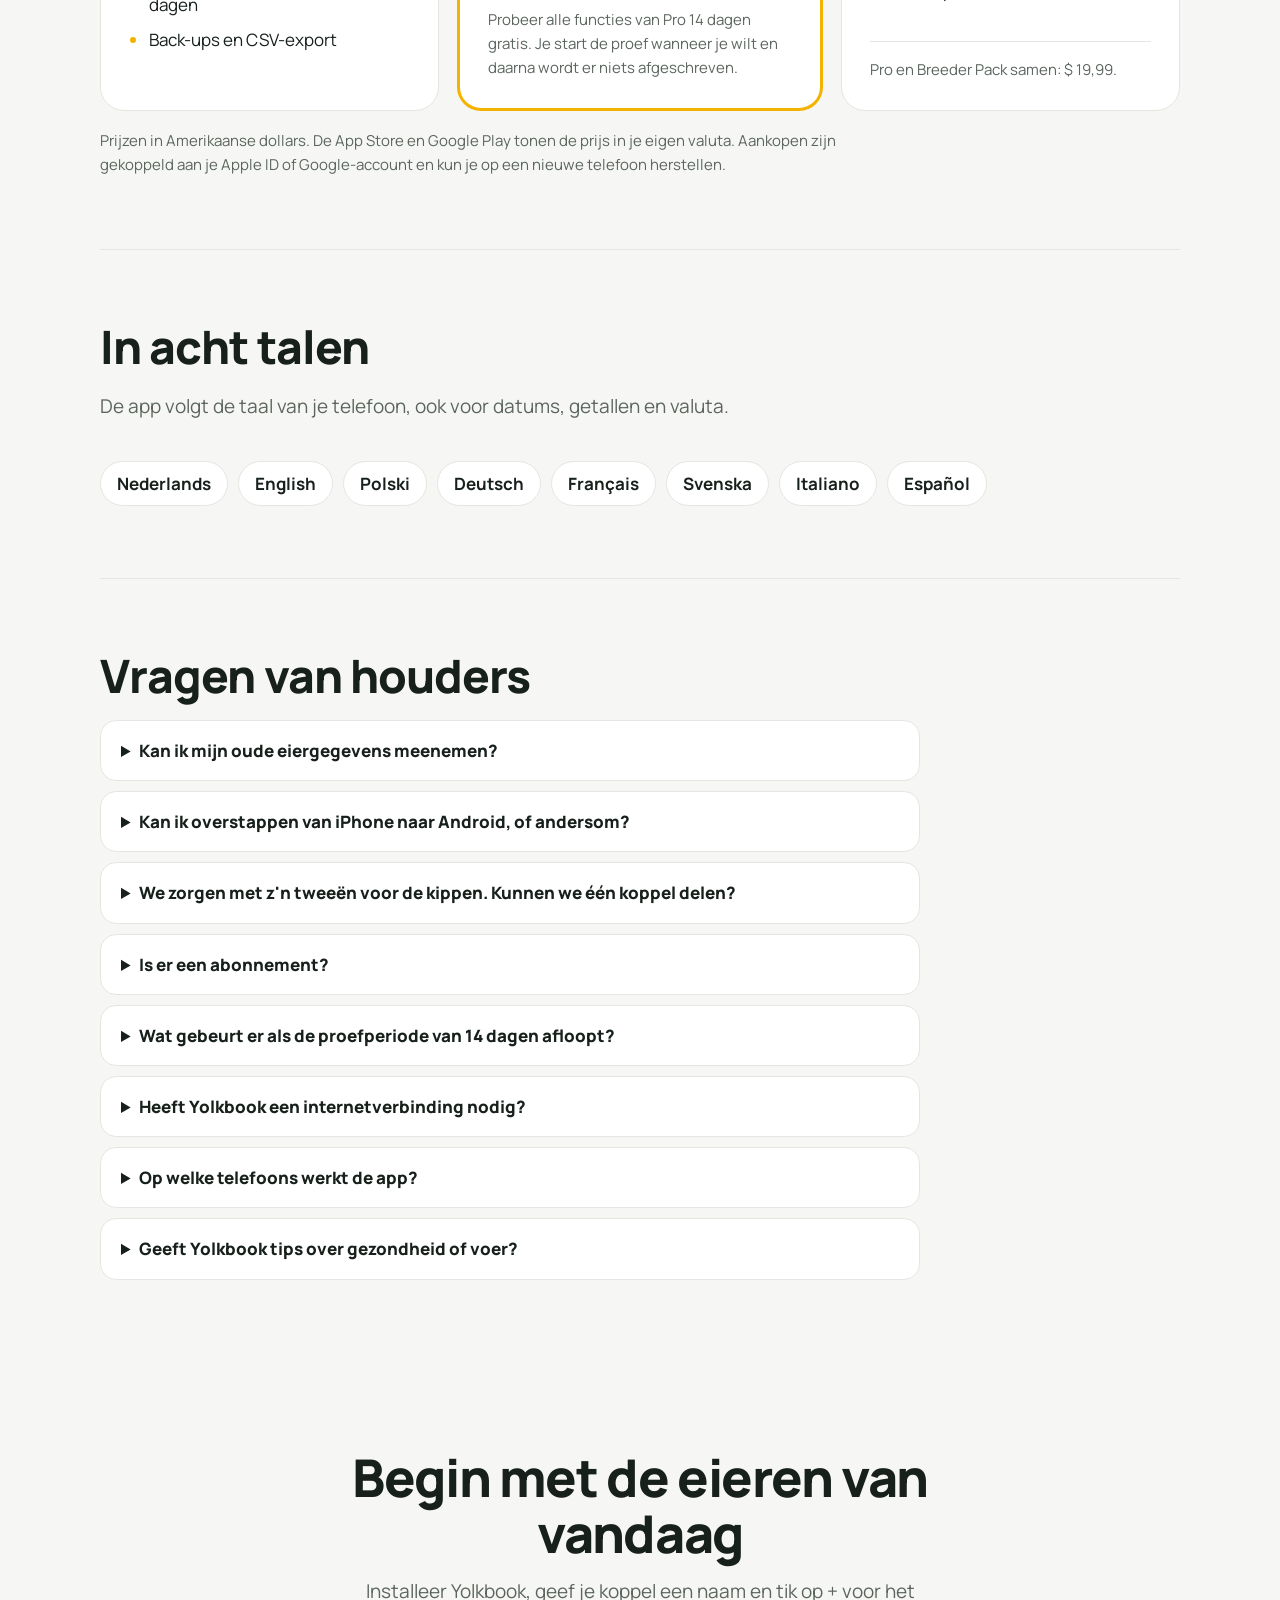
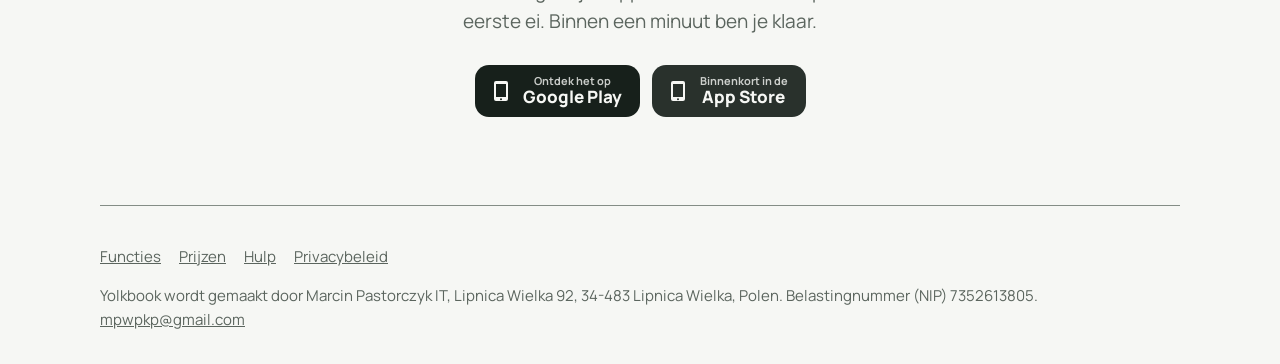
<file: nl/index.html>
<!doctype html>
<html lang="nl">
<head>
<meta charset="utf-8">
<meta name="viewport" content="width=device-width, initial-scale=1">
<title>Yolkbook: eierteller en koppeldagboek voor je kippen</title>
<meta name="description" content="Tel de eieren van je kippen met één tik, zie wat elk ei kost en plan je broedrondes. Voor kippen, eenden, kwartels, ganzen en kalkoenen. Eén keer betalen.">
<link rel="canonical" href="https://yolkbook.app/nl/">
<link rel="alternate" hreflang="en" href="https://yolkbook.app/">
<link rel="alternate" hreflang="pl" href="https://yolkbook.app/pl/">
<link rel="alternate" hreflang="de" href="https://yolkbook.app/de/">
<link rel="alternate" hreflang="fr" href="https://yolkbook.app/fr/">
<link rel="alternate" hreflang="nl" href="https://yolkbook.app/nl/">
<link rel="alternate" hreflang="sv" href="https://yolkbook.app/sv/">
<link rel="alternate" hreflang="it" href="https://yolkbook.app/it/">
<link rel="alternate" hreflang="es" href="https://yolkbook.app/es/">
<link rel="alternate" hreflang="x-default" href="https://yolkbook.app/">
<link rel="icon" href="../assets/favicon.png">
<link rel="apple-touch-icon" href="../assets/apple-touch-icon.png">
<link rel="preload" href="../assets/fonts/Manrope-ExtraBold.ttf" as="font" type="font/ttf" crossorigin>
<link rel="stylesheet" href="../assets/style.css">
<meta name="theme-color" content="#F6F7F4">
<meta property="og:type" content="website">
<meta property="og:site_name" content="Yolkbook">
<meta property="og:url" content="https://yolkbook.app/nl/">
<meta property="og:title" content="Yolkbook: eierteller en koppeldagboek voor kippen">
<meta property="og:description" content="Tel eieren met één tik, zie wat elk ei kost en plan je broedrondes. Je gegevens blijven op je telefoon. Eén keer betalen.">
<meta property="og:image" content="https://yolkbook.app/assets/og-en.png">
<meta property="og:image:width" content="1200">
<meta property="og:image:height" content="630">
<meta property="og:locale" content="nl_NL">
<meta property="og:locale:alternate" content="en_US">
<meta property="og:locale:alternate" content="pl_PL">
<meta property="og:locale:alternate" content="de_DE">
<meta property="og:locale:alternate" content="fr_FR">
<meta property="og:locale:alternate" content="sv_SE">
<meta property="og:locale:alternate" content="it_IT">
<meta property="og:locale:alternate" content="es_ES">
<meta name="twitter:card" content="summary_large_image">
<script type="application/ld+json">
{
 "@context": "https://schema.org",
 "@graph": [
  {
   "@type": "MobileApplication",
   "@id": "https://yolkbook.app/#app",
   "name": "Yolkbook",
   "alternateName": "Yolkbook: eierteller voor kippen",
   "description": "Eierteller en koppeldagboek voor hobbyhouders van kippen, eenden, kwartels, ganzen en kalkoenen. Eieren per dag, kosten per ei, broedkalender, vogelkaarten, back-ups en export naar CSV en pdf. De gegevens blijven op het toestel.",
   "url": "https://yolkbook.app/nl/",
   "image": "https://yolkbook.app/assets/icon.png",
   "operatingSystem": "iOS 15 of later, Android 7.0 of later",
   "applicationCategory": "LifestyleApplication",
   "inLanguage": [
    "nl",
    "en",
    "pl",
    "de",
    "fr",
    "sv",
    "it",
    "es"
   ],
   "offers": [
    {
     "@type": "Offer",
     "name": "Gratis",
     "price": "0",
     "priceCurrency": "USD"
    },
    {
     "@type": "Offer",
     "name": "Yolkbook Pro (eenmalig)",
     "price": "14.99",
     "priceCurrency": "USD"
    },
    {
     "@type": "Offer",
     "name": "Breeder Pack (eenmalig)",
     "price": "9.99",
     "priceCurrency": "USD"
    }
   ],
   "publisher": {
    "@id": "https://yolkbook.app/#org"
   }
  },
  {
   "@type": "Organization",
   "@id": "https://yolkbook.app/#org",
   "name": "Marcin Pastorczyk IT",
   "url": "https://yolkbook.app/",
   "email": "mpwpkp@gmail.com",
   "address": {
    "@type": "PostalAddress",
    "streetAddress": "Lipnica Wielka 92",
    "postalCode": "34-483",
    "addressLocality": "Lipnica Wielka",
    "addressCountry": "PL"
   }
  },
  {
   "@type": "FAQPage",
   "mainEntity": [
    {
     "@type": "Question",
     "name": "Kan ik mijn oude eiergegevens meenemen?",
     "acceptedAnswer": {
      "@type": "Answer",
      "text": "Ja. Importeer dagelijkse eiertellingen uit een spreadsheet of uit de CSV-export van een andere app. Je hebt een kolom met de datum en een kolom met het aantal eieren nodig; een kolom met het koppel is optioneel."
     }
    },
    {
     "@type": "Question",
     "name": "Kan ik overstappen van iPhone naar Android, of andersom?",
     "acceptedAnswer": {
      "@type": "Answer",
      "text": "Ja. Maak in de instellingen een back-upbestand, bewaar het in de cloud of mail het naar jezelf en zet het terug op de nieuwe telefoon. Je foto's zitten ook in het bestand."
     }
    },
    {
     "@type": "Question",
     "name": "Is er een abonnement?",
     "acceptedAnswer": {
      "@type": "Answer",
      "text": "Nee. De gratis versie heeft geen tijdslimiet. Pro en Breeder Pack betaal je één keer."
     }
    },
    {
     "@type": "Question",
     "name": "Heeft Yolkbook een internetverbinding nodig?",
     "acceptedAnswer": {
      "@type": "Answer",
      "text": "Nee. Alles werkt offline. De app maakt alleen verbinding met de App Store of Google Play als je iets koopt of een aankoop herstelt."
     }
    },
    {
     "@type": "Question",
     "name": "Geeft Yolkbook tips over gezondheid of voer?",
     "acceptedAnswer": {
      "@type": "Answer",
      "text": "Nee. Yolkbook legt vast wat jij invoert. Referentiewaarden zoals het aantal broeddagen zijn gangbare startwaarden die je zelf kunt aanpassen."
     }
    }
   ]
  }
 ]
}
</script>
</head>
<body>
<a class="skip" href="#main">Naar de inhoud</a>
<div class="wrap">
  <header class="top">
    <a class="brand" href="./"><img src="../assets/icon.png" alt="" width="36" height="36">Yolkbook</a>
    <nav class="top" aria-label="Hoofdmenu">
      <a class="hide-sm" href="#functies">Functies</a>
      <a class="hide-sm" href="#prijzen">Prijzen</a>
      <a class="hide-sm" href="#vragen">Vragen</a>
      <a class="hide-sm" href="../support.html">Hulp</a>
      <details class="langmenu"><summary aria-label="Nederlands">NL</summary><ul><li><a href="../" hreflang="en" lang="en">English</a></li><li><a href="../pl/" hreflang="pl" lang="pl">Polski</a></li><li><a href="../de/" hreflang="de" lang="de">Deutsch</a></li><li><a href="../fr/" hreflang="fr" lang="fr">Français</a></li><li><a href="../nl/" hreflang="nl" lang="nl" aria-current="page">Nederlands</a></li><li><a href="../sv/" hreflang="sv" lang="sv">Svenska</a></li><li><a href="../it/" hreflang="it" lang="it">Italiano</a></li><li><a href="../es/" hreflang="es" lang="es">Español</a></li></ul></details>
    </nav>
  </header>

  <main id="main">
    <section class="hero">
      <div>
        <h1>Elk ei geteld. Alles bewaard.</h1>
        <p class="lead">Yolkbook is een eierteller en koppeldagboek voor hobbyhouders van kippen, eenden, kwartels, ganzen en kalkoenen. Noteer de eieren van vandaag in twee tikken, zie wat elk ei je kost en plan je broedrondes. Je gegevens blijven op je telefoon.</p>
        <ul class="facts"><li>Gratis beginnen</li><li>Werkt offline</li><li>Pro: één keer betalen</li></ul>
        <div class="stores">
          <a class="store" href="https://play.google.com/store/apps/details?id=app.yolkbook&amp;hl=nl"><svg viewBox="0 0 24 24" aria-hidden="true"><path d="M7 2h10a2 2 0 0 1 2 2v16a2 2 0 0 1-2 2H7a2 2 0 0 1-2-2V4a2 2 0 0 1 2-2zm0 3v13h10V5H7zm5 14.2a1 1 0 1 0 0 2 1 1 0 0 0 0-2z"/></svg><span><small>Ontdek het op</small><strong>Google Play</strong></span></a><span class="store"><svg viewBox="0 0 24 24" aria-hidden="true"><path d="M7 2h10a2 2 0 0 1 2 2v16a2 2 0 0 1-2 2H7a2 2 0 0 1-2-2V4a2 2 0 0 1 2-2zm0 3v13h10V5H7zm5 14.2a1 1 0 1 0 0 2 1 1 0 0 0 0-2z"/></svg><span><small>Binnenkort in de</small><strong>App Store</strong></span></span>
          <p class="note">Voor iPhone, iPad en Android. Nu in Google Play; de App Store-versie wordt nog door Apple beoordeeld.</p>
        </div>
      </div>

      <div class="counter" data-carton data-lang="nl" data-start="7" data-one="ei vandaag" data-many="eieren vandaag"
           data-hint="Tik op + alsof je net uit het kippenhok komt." data-full="&lt;strong&gt;Een vol dozijn.&lt;/strong&gt; De app houdt de telling en de kosten per ei voor je bij.">
        <div class="counter-head">
          <span class="counter-flock">Tuinkippen</span>
          <span class="counter-meta">8 kippen</span>
        </div>
        <div class="counter-row">
          <button class="round" type="button" data-minus aria-label="Eén ei eraf">−</button>
          <div class="counter-num" aria-live="polite"><output>0</output><span data-label>eieren vandaag</span></div>
          <button class="round plus" type="button" data-plus aria-label="Eén ei erbij">+</button>
        </div>
        <div class="carton" aria-hidden="true"><span class="cell"></span><span class="cell"></span><span class="cell"></span><span class="cell"></span><span class="cell"></span><span class="cell"></span><span class="cell"></span><span class="cell"></span><span class="cell"></span><span class="cell"></span><span class="cell"></span><span class="cell"></span></div>
        <p class="counter-foot" data-foot>Tik op + alsof je net uit het kippenhok komt.</p>
      </div>
    </section>

    <section class="block" aria-labelledby="why">
      <h2 id="why">Apps komen en gaan. Je eiernoteringen blijven.</h2>
      <p class="intro">Toen een populaire gratis eierteller uit de App Store verdween, raakten houders er jaren aan legcijfers mee kwijt. Yolkbook is zo gebouwd dat jou dat niet kan overkomen: er is geen account dat kan worden opgeheven en geen server van ons die uit kan gaan.</p>
      <ul class="promises"><li><h3>Bewaard op je telefoon</h3><p>Koppels, eieren, kosten, broedrondes, notities en foto&#x27;s staan in de app op je toestel. Er gaat niets naar ons.</p></li><li><h3>Back-up met één tik</h3><p>Bewaar één back-upbestand in Bestanden, iCloud Drive, Google Drive of je mail en zet het terug op elke telefoon, iPhone of Android.</p></li><li><h3>Gewone bestanden die je zelf opent</h3><p>Exporteer eieren, uitgaven, vogels en broedrondes als CSV voor elk spreadsheetprogramma, of als pdf-rapport per maand en per jaar.</p></li></ul>
    </section>

    <section class="block" id="functies" aria-labelledby="features-title">
      <h2 id="features-title">Wat je met Yolkbook kunt</h2>
      <p class="intro">Zes schermen voor alles wat een klein koppel dagelijks vraagt, van de eiertelling &#x27;s ochtends tot de uitkomstdag drie weken later.</p>
      <article class="feature">
        <div>
          <h3>De dag genoteerd in twee tikken</h3>
          <p>Het Vandaag-scherm heeft een grote teller per koppel. App openen, op + tikken, klaar.</p>
          <ul><li>Widget op je beginscherm met +1 en −1 per koppel</li><li>Optioneel tellen per hen, zodat je ziet wie er legt</li><li>Eikenmerken: dubbele dooier, zachte schaal, gebroken en meer</li><li>Houd bij welke eieren je verkoopt, weggeeft of zelf gebruikt</li></ul>
        </div>
        <div class="shot"><img src="../assets/screens/en/1.png" width="560" height="1216" loading="lazy" alt="Vandaag-scherm met een eierteller voor twee koppels en de kosten per ei van deze week"></div>
      </article>
      <article class="feature">
        <div>
          <h3>Elke dag van de maand in beeld</h3>
          <p>Een kalender kleurt elke dag naar het aantal eieren dat je raapte. Dagen die je vergat te noteren zien er anders uit dan dagen met nul eieren, zodat je de gaten makkelijk opvult.</p>
        </div>
        <div class="shot"><img src="../assets/screens/en/2.png" width="560" height="1216" loading="lazy" alt="Maandkalender met het aantal eieren per dag"></div>
      </article>
      <article class="feature">
        <div>
          <h3>Weet wat een ei echt kost</h3>
          <p>Noteer voer, strooisel en andere uitgaven in een paar seconden; de app onthoudt wat je de vorige keer kocht. Yolkbook deelt je kosten door je eieren.</p>
          <ul><li>Kosten per ei en per dozijn, naast je winkelprijs</li><li>Eierverkoop en een lopend saldo</li><li>Uitrusting zoals een nieuw hok telt niet mee in de kosten per ei</li><li>Je eigen valuta en doosgrootte (6, 10, 12…)</li></ul>
        </div>
        <div class="shot"><img src="../assets/screens/en/3.png" width="560" height="1216" loading="lazy" alt="Geld-scherm met kosten per ei, uitgaven en saldo"></div>
      </article>
      <article class="feature">
        <div>
          <h3>Een kaart voor elke vogel</h3>
          <p>Geef je hennen een naam en bewaar hun foto&#x27;s, ras, uitkomstdatum en status: legt, broeds, in de rui, legt niet. Elke vogel heeft een eigen geschiedenis en eigen notities.</p>
          <ul><li>Notities met datum, labels en foto&#x27;s, in je eigen woorden</li><li>Herinneringen volgens je eigen schema, bijvoorbeeld om het hok schoon te maken</li><li>Locatiegegevens worden verwijderd uit elke foto die je toevoegt</li></ul>
        </div>
        <div class="shot"><img src="../assets/screens/en/4.png" width="560" height="1216" loading="lazy" alt="Kaart van een hen met foto, status en geschiedenis"></div>
      </article>
      <article class="feature">
        <div>
          <h3>Broedrondes op de kalender</h3>
          <p>Leg eieren in de broedmachine of onder een broedse hen en Yolkbook zet de schouwdagen, machine dicht en de uitkomstdag voor je klaar, met een herinnering voor elke stap.</p>
          <ul><li>Uitkomstpercentage van de ingelegde en van de bevruchte eieren</li><li>Uitgekomen kuikens met één tik aan een koppel toevoegen</li><li>Gangbare aantallen dagen voor zes soorten, altijd aan te passen</li></ul>
        </div>
        <div class="shot"><img src="../assets/screens/en/5.png" width="560" height="1216" loading="lazy" alt="Tijdlijn van een broedronde met schouwdagen en uitkomstdag"></div>
      </article>
      <article class="feature">
        <div>
          <h3>Grafieken en rapporten <span class="tag">Pro voor de hele geschiedenis</span></h3>
          <p>Grafieken voor eieren, eieren per koppel, legpercentage, kosten per ei, voer per maand en je saldo. Daarnaast zie je hoe deze maand zich verhoudt tot dezelfde maand vorig jaar en hoeveel eieren elke hen met een naam heeft gelegd.</p>
        </div>
        <div class="shot"><img src="../assets/screens/en/7.png" width="560" height="1216" loading="lazy" alt="Statistieken met een grafiek van de eieren over 30 dagen"></div>
      </article>
    </section>

    <section class="block" aria-labelledby="species-title">
      <h2 id="species-title">Voor de vogels die jij houdt</h2>
      <p class="intro">Elk koppel heeft een eigen soort, dus de broedkalender begint met het gebruikelijke aantal dagen voor die soort.</p>
      <dl class="species"><div><dt>Kippen</dt><dd><span class="days">21</span>dagen tot uitkomst</dd></div><div><dt>Eenden</dt><dd><span class="days">28</span>dagen tot uitkomst</dd></div><div><dt>Muskuseenden</dt><dd><span class="days">35</span>dagen tot uitkomst</dd></div><div><dt>Kwartels</dt><dd><span class="days">17</span>dagen tot uitkomst</dd></div><div><dt>Ganzen</dt><dd><span class="days">30</span>dagen tot uitkomst</dd></div><div><dt>Kalkoenen</dt><dd><span class="days">28</span>dagen tot uitkomst</dd></div></dl>
      <p class="fineprint">Gangbare waarden als startpunt. Je past ze bij elke broedronde aan. Yolkbook geeft geen veterinaire of voertips; de app legt vast wat jij invoert.</p>
    </section>

    <section class="block" aria-labelledby="privacy-title">
      <div class="band">
        <div>
          <h2 id="privacy-title">De gegevens van je koppel blijven op je telefoon</h2>
          <p class="intro">We hebben Yolkbook gebouwd zonder accounts en zonder servers. Er is dus niets van jou dat wij kunnen bewaren, verkopen of kwijtraken.</p>
          <ul><li><strong>Geen registratie</strong>Open de app en begin met tellen.</li><li><strong>Geen advertenties of tracking</strong>De app bevat geen enkele vorm van analytics.</li><li><strong>Offline</strong>De enige verbinding is die met de winkel, als je iets koopt.</li><li><strong>Veiligheidskopieën</strong>De app maakt een kopie voordat je iets terugzet en vóór elke update.</li></ul>
          <p class="fineprint band-fine">De eigen iCloud- of Google-back-up van je telefoon kan de gegevens van de app naar je account kopiëren. <a href="../privacy.html">Lees het privacybeleid (in het Engels)</a>.</p>
        </div>
        <div class="shot"><img src="../assets/screens/en/6.png" width="560" height="1216" loading="lazy" alt="Scherm Back-up &amp; terugzetten"></div>
      </div>
    </section>

    <section class="block" id="prijzen" aria-labelledby="pricing-title">
      <h2 id="pricing-title">Eén keer betalen, of helemaal niet</h2>
      <p class="intro">De gratis versie heeft geen tijdslimiet en is compleet voor een klein koppel. Pro haalt de limieten weg met één betaling.</p>
      <div class="plans"><div class="plan"><h3>Gratis</h3><p class="price">$ 0</p><p class="per">zo lang als je wilt</p><ul><li>Eierteller en widget op je beginscherm</li><li>Kosten per ei, verkoop en saldo</li><li>1 koppel met maximaal 6 vogels met naam</li><li>1 broedronde tegelijk</li><li>Statistieken van de laatste 90 dagen</li><li>Back-ups en CSV-export</li></ul></div><div class="plan pro"><h3>Pro</h3><p class="price">$ 14,99</p><p class="per">één betaling, geen abonnement</p><ul><li>Alles uit Gratis</li><li>Onbeperkt koppels en vogels</li><li>Meerdere broedrondes tegelijk</li><li>Je hele geschiedenis in grafieken en saldo</li><li>Pdf-rapporten per maand en per jaar</li></ul><div class="extra"><p>Probeer alle functies van Pro 14 dagen gratis. Je start de proef wanneer je wilt en daarna wordt er niets afgeschreven.</p></div></div><div class="plan"><h3>Breeder Pack</h3><p class="price">$ 9,99</p><p class="per">eenmalige uitbreiding</p><ul><li>Eenvoudige stamboom: moeder, vader, nakomelingen en een stamboom over drie generaties</li><li>Broedgeschiedenis per broedmachine, ouders, soort en jaar</li><li>Uitkomstkaart (PDF) voor de verkoop van kuikens</li></ul><div class="extra"><p>Pro en Breeder Pack samen: $ 19,99.</p></div></div></div>
      <p class="pricing-note">Prijzen in Amerikaanse dollars. De App Store en Google Play tonen de prijs in je eigen valuta. Aankopen zijn gekoppeld aan je Apple ID of Google-account en kun je op een nieuwe telefoon herstellen.</p>
    </section>

    <section class="block" aria-labelledby="langs-title">
      <h2 id="langs-title">In acht talen</h2>
      <p class="intro">De app volgt de taal van je telefoon, ook voor datums, getallen en valuta.</p>
      <ul class="langs"><li lang="nl">Nederlands</li><li lang="en">English</li><li lang="pl">Polski</li><li lang="de">Deutsch</li><li lang="fr">Français</li><li lang="sv">Svenska</li><li lang="it">Italiano</li><li lang="es">Español</li></ul>
    </section>

    <section class="block faq" id="vragen" aria-labelledby="faq-title">
      <h2 id="faq-title">Vragen van houders</h2>
      <details><summary>Kan ik mijn oude eiergegevens meenemen?</summary><p>Ja. Importeer dagelijkse eiertellingen uit een spreadsheet of uit de CSV-export van een andere app. Je hebt een kolom met de datum en een kolom met het aantal eieren nodig; een kolom met het koppel is optioneel.</p></details>
      <details><summary>Kan ik overstappen van iPhone naar Android, of andersom?</summary><p>Ja. Maak in de instellingen een back-upbestand, bewaar het in de cloud of mail het naar jezelf en zet het terug op de nieuwe telefoon. Je foto&#x27;s zitten ook in het bestand.</p></details>
      <details><summary>We zorgen met z&#x27;n tweeën voor de kippen. Kunnen we één koppel delen?</summary><p>Elke telefoon houdt zijn eigen gegevens bij en live synchroniseren kan nog niet. Je kunt wel een back-upbestand van een andere telefoon samenvoegen; als op beide telefoons dezelfde dag is genoteerd, blijft de nieuwste invoer staan.</p></details>
      <details><summary>Is er een abonnement?</summary><p>Nee. De gratis versie heeft geen tijdslimiet. Pro en Breeder Pack betaal je één keer.</p></details>
      <details><summary>Wat gebeurt er als de proefperiode van 14 dagen afloopt?</summary><p>De app gaat terug naar de gratis versie. Alles wat je hebt ingevoerd blijft bewaard en je kunt het nog steeds bekijken en exporteren.</p></details>
      <details><summary>Heeft Yolkbook een internetverbinding nodig?</summary><p>Nee. Alles werkt offline. De app maakt alleen verbinding met de App Store of Google Play als je iets koopt of een aankoop herstelt.</p></details>
      <details><summary>Op welke telefoons werkt de app?</summary><p>iPhone en iPad met iOS 15 of later, en Android-telefoons en -tablets met Android 7.0 of later. Voor de interactieve widget op de iPhone is iOS 17 nodig.</p></details>
      <details><summary>Geeft Yolkbook tips over gezondheid of voer?</summary><p>Nee. Yolkbook legt vast wat jij invoert. Referentiewaarden zoals het aantal broeddagen zijn gangbare startwaarden die je zelf kunt aanpassen.</p></details>
      </section>

    <section class="closing" aria-labelledby="closing-title">
      <h2 id="closing-title">Begin met de eieren van vandaag</h2>
      <p>Installeer Yolkbook, geef je koppel een naam en tik op + voor het eerste ei. Binnen een minuut ben je klaar.</p>
      <div class="stores"><a class="store" href="https://play.google.com/store/apps/details?id=app.yolkbook&amp;hl=nl"><svg viewBox="0 0 24 24" aria-hidden="true"><path d="M7 2h10a2 2 0 0 1 2 2v16a2 2 0 0 1-2 2H7a2 2 0 0 1-2-2V4a2 2 0 0 1 2-2zm0 3v13h10V5H7zm5 14.2a1 1 0 1 0 0 2 1 1 0 0 0 0-2z"/></svg><span><small>Ontdek het op</small><strong>Google Play</strong></span></a><span class="store"><svg viewBox="0 0 24 24" aria-hidden="true"><path d="M7 2h10a2 2 0 0 1 2 2v16a2 2 0 0 1-2 2H7a2 2 0 0 1-2-2V4a2 2 0 0 1 2-2zm0 3v13h10V5H7zm5 14.2a1 1 0 1 0 0 2 1 1 0 0 0 0-2z"/></svg><span><small>Binnenkort in de</small><strong>App Store</strong></span></span></div>
    </section>
  </main>

  <footer class="bottom">
    <p class="links"><a href="#functies">Functies</a><a href="#prijzen">Prijzen</a><a href="../support.html">Hulp</a><a href="../privacy.html">Privacybeleid</a></p>
    <p>Yolkbook wordt gemaakt door Marcin Pastorczyk IT, Lipnica Wielka 92, 34-483 Lipnica Wielka, Polen. Belastingnummer (NIP) 7352613805. <a href="mailto:mpwpkp@gmail.com">mpwpkp@gmail.com</a></p>
  </footer>
</div>
<script src="../assets/carton.js" defer></script>
</body>
</html>
</file>
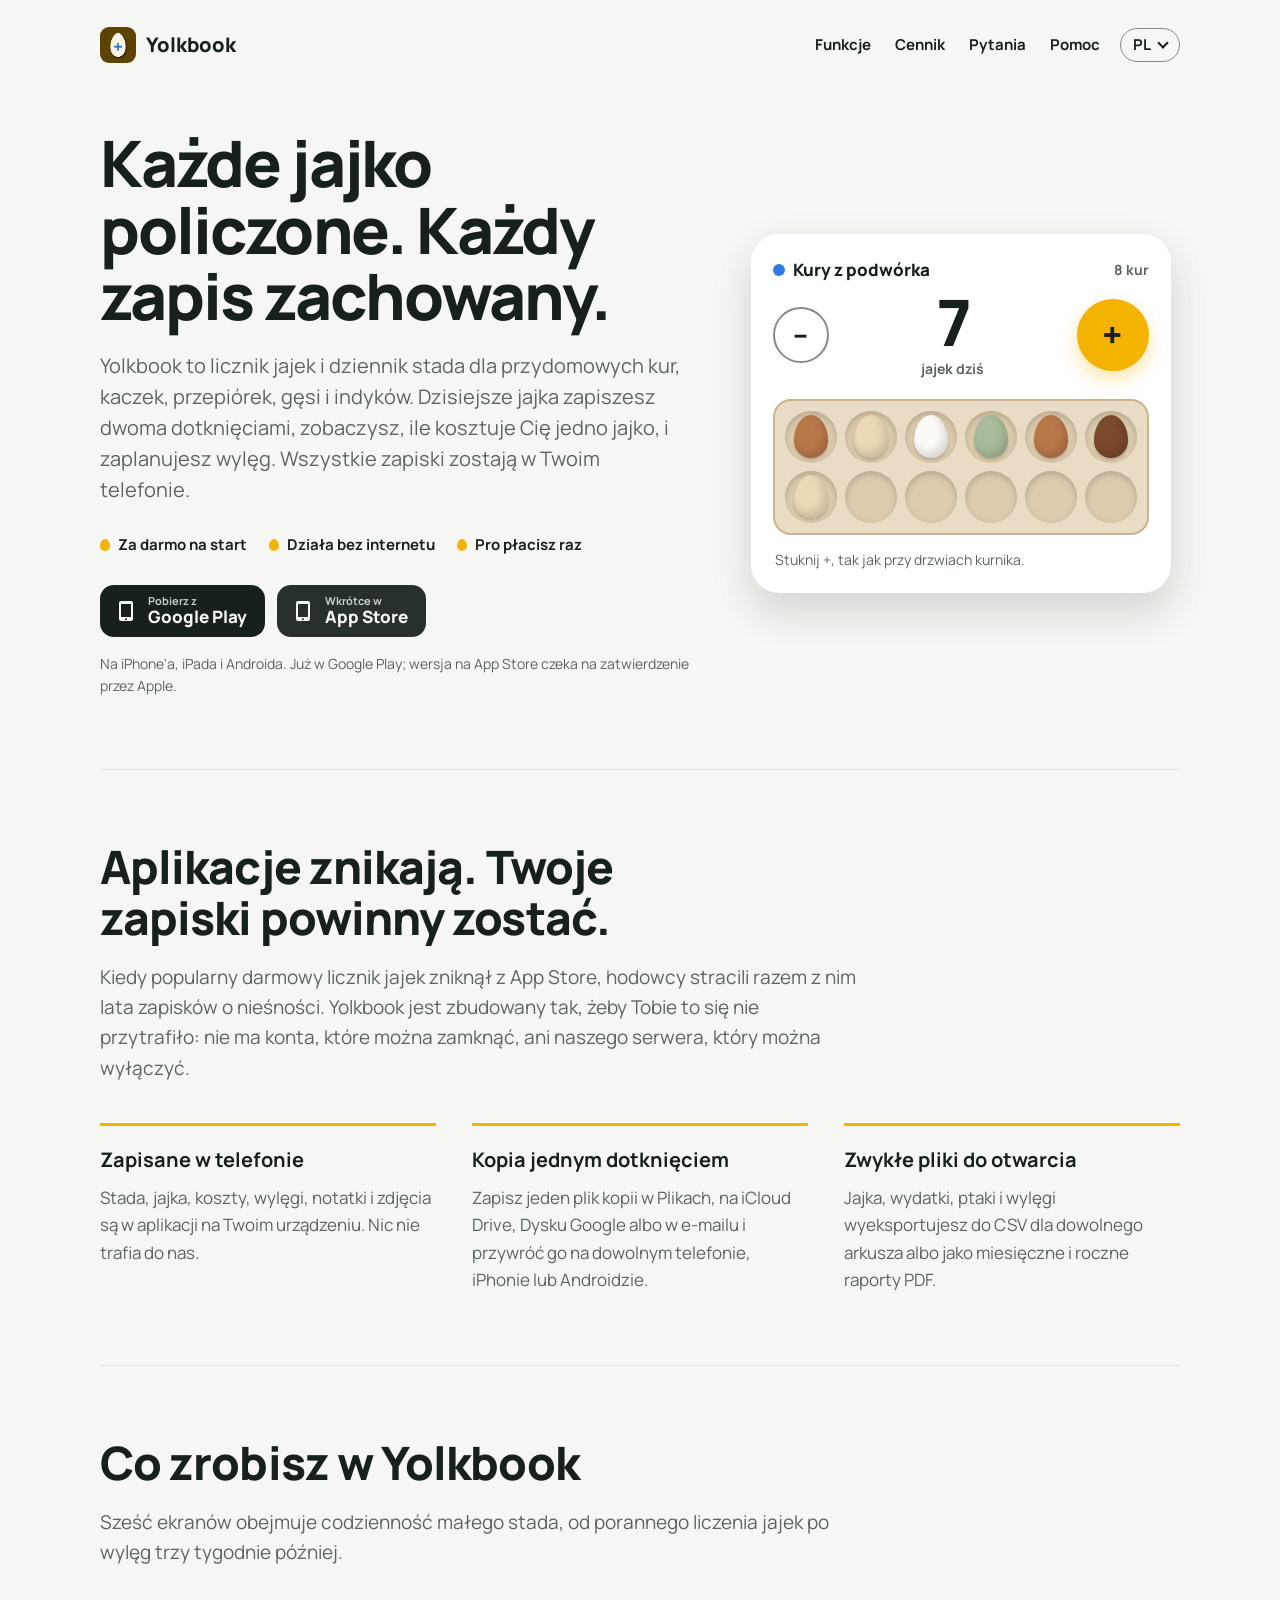
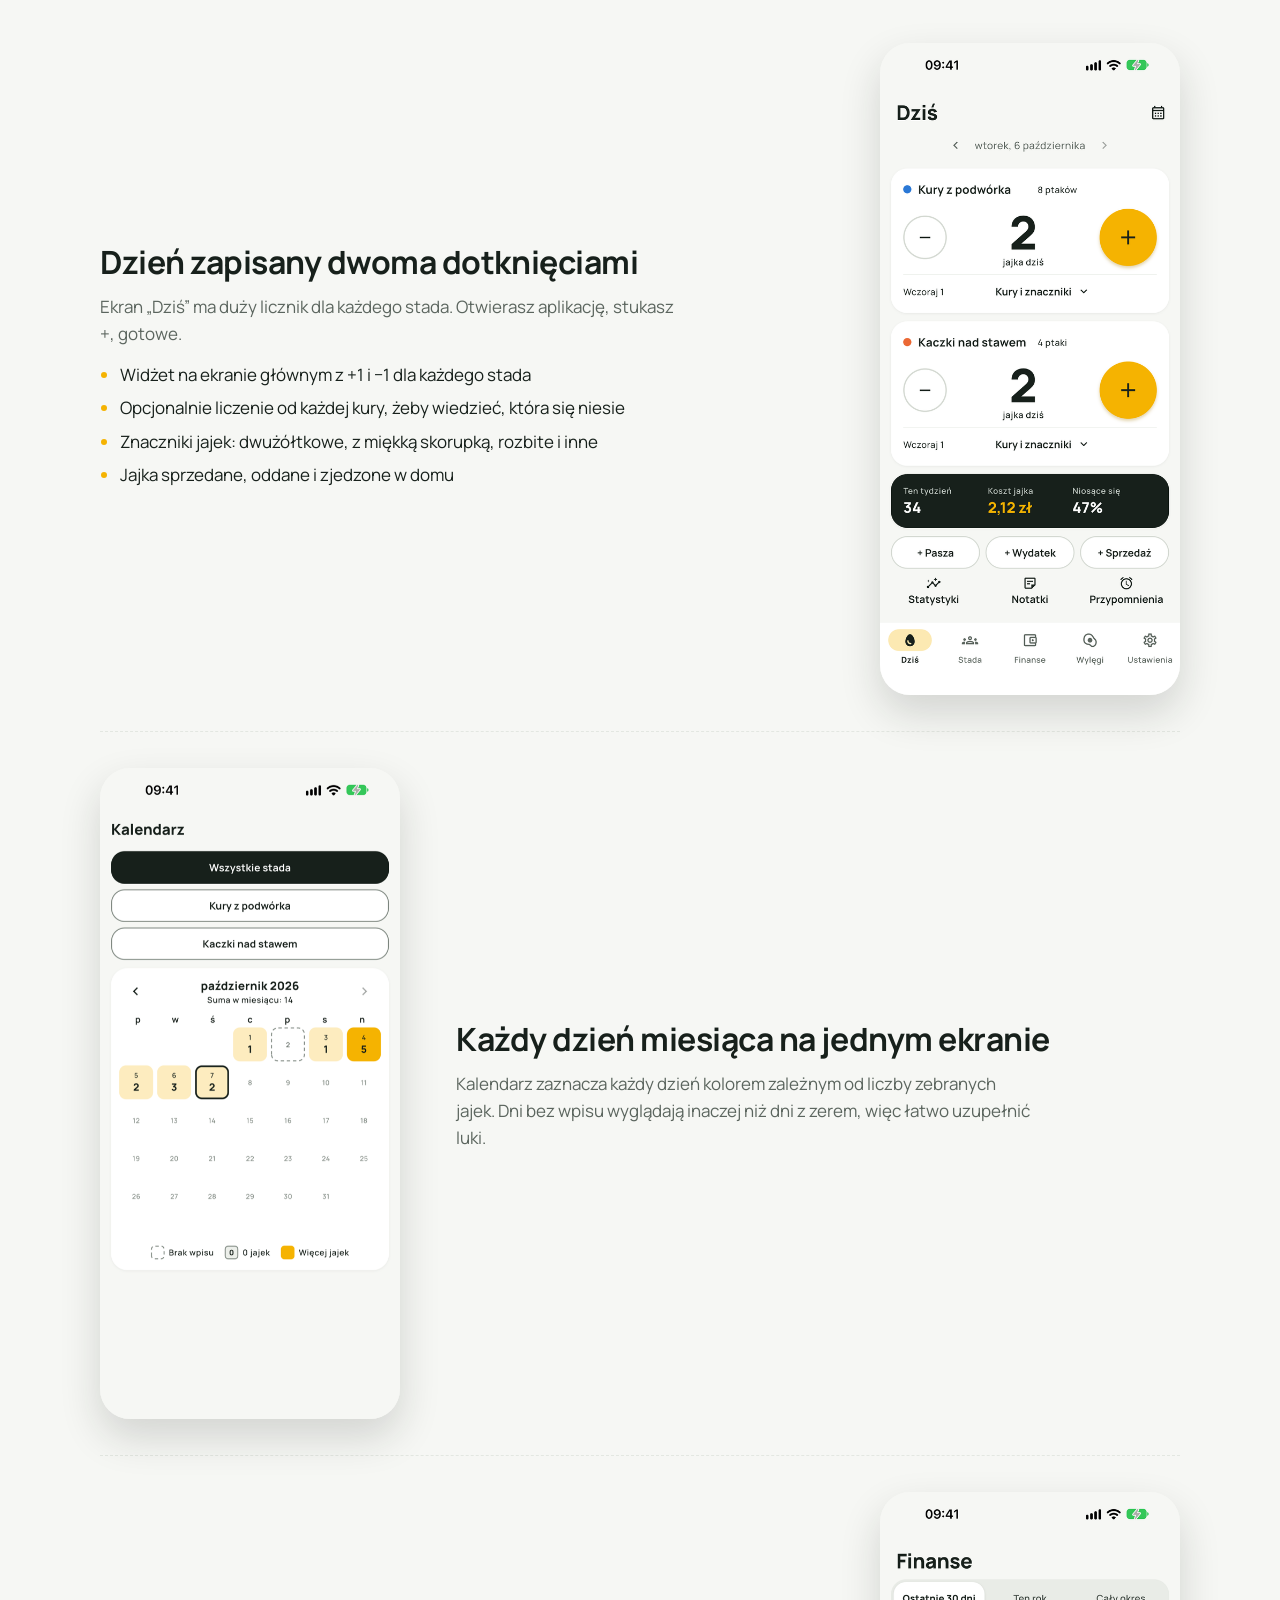
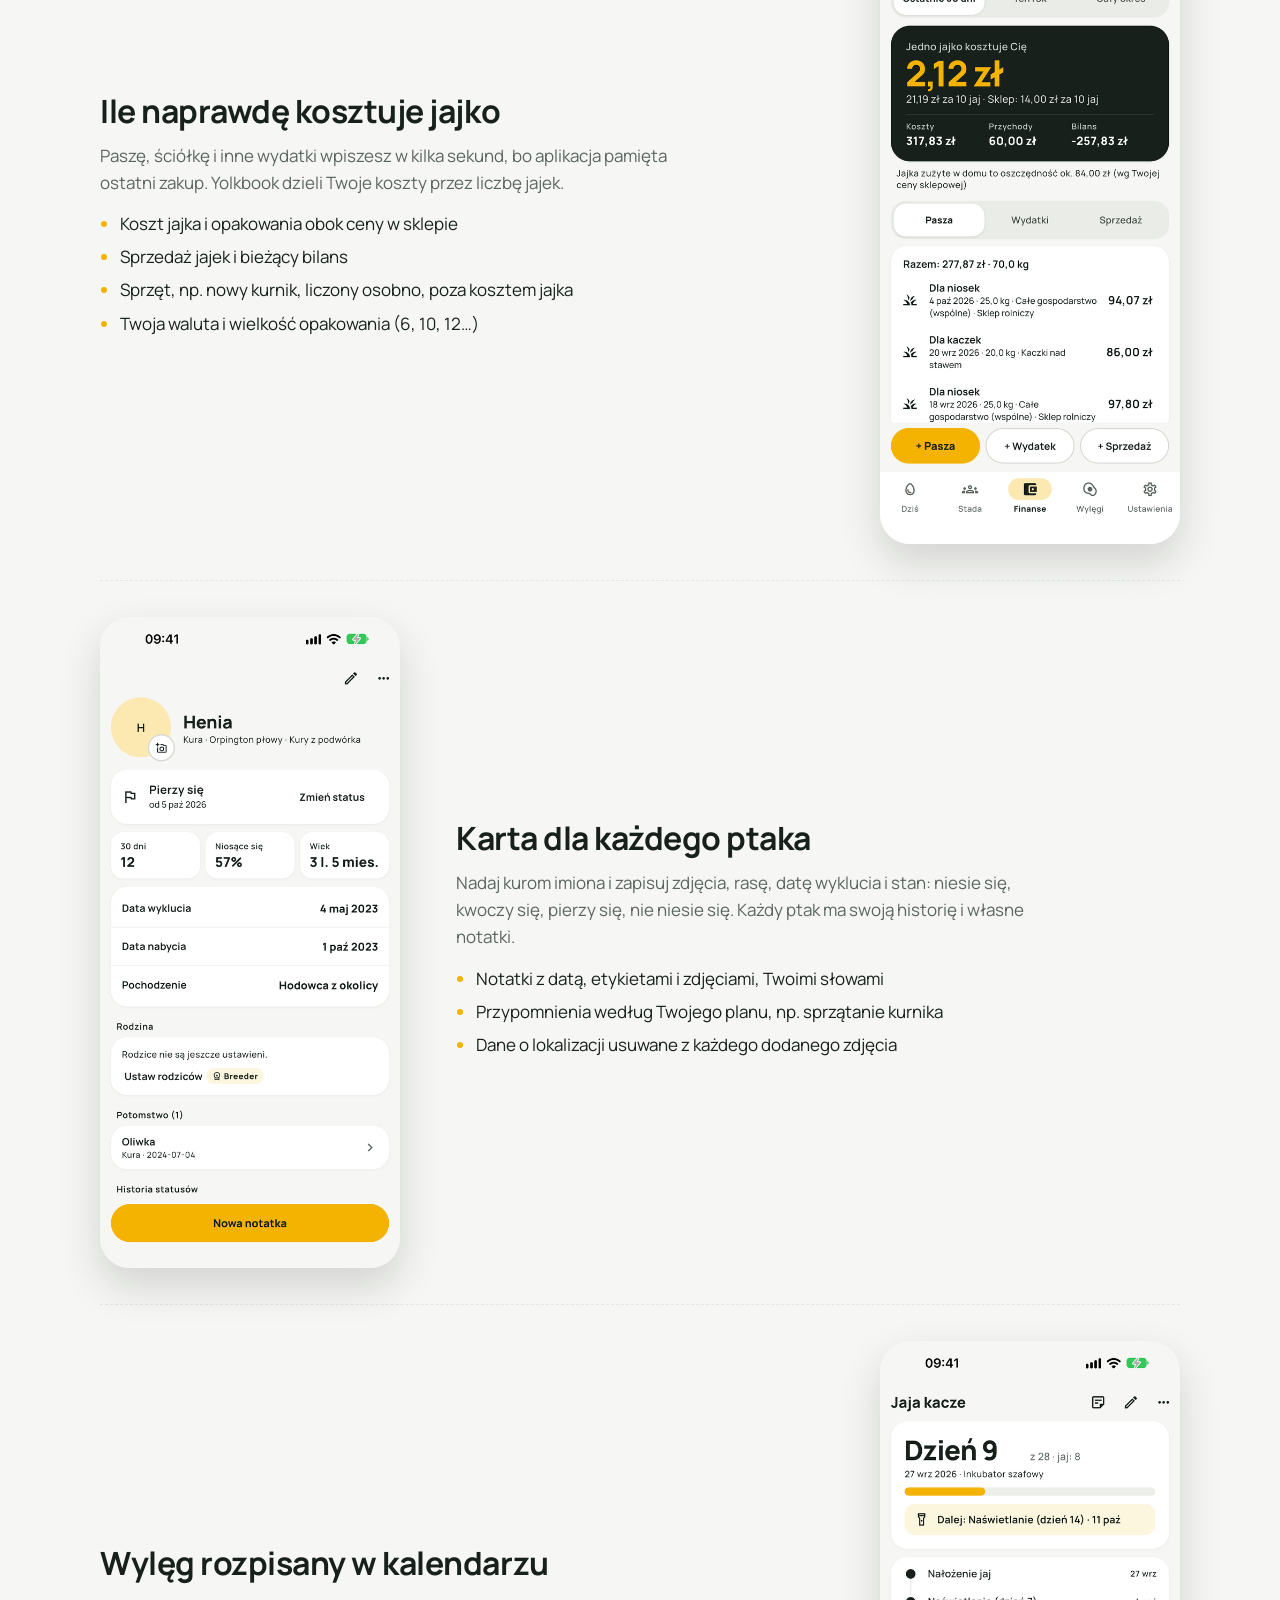
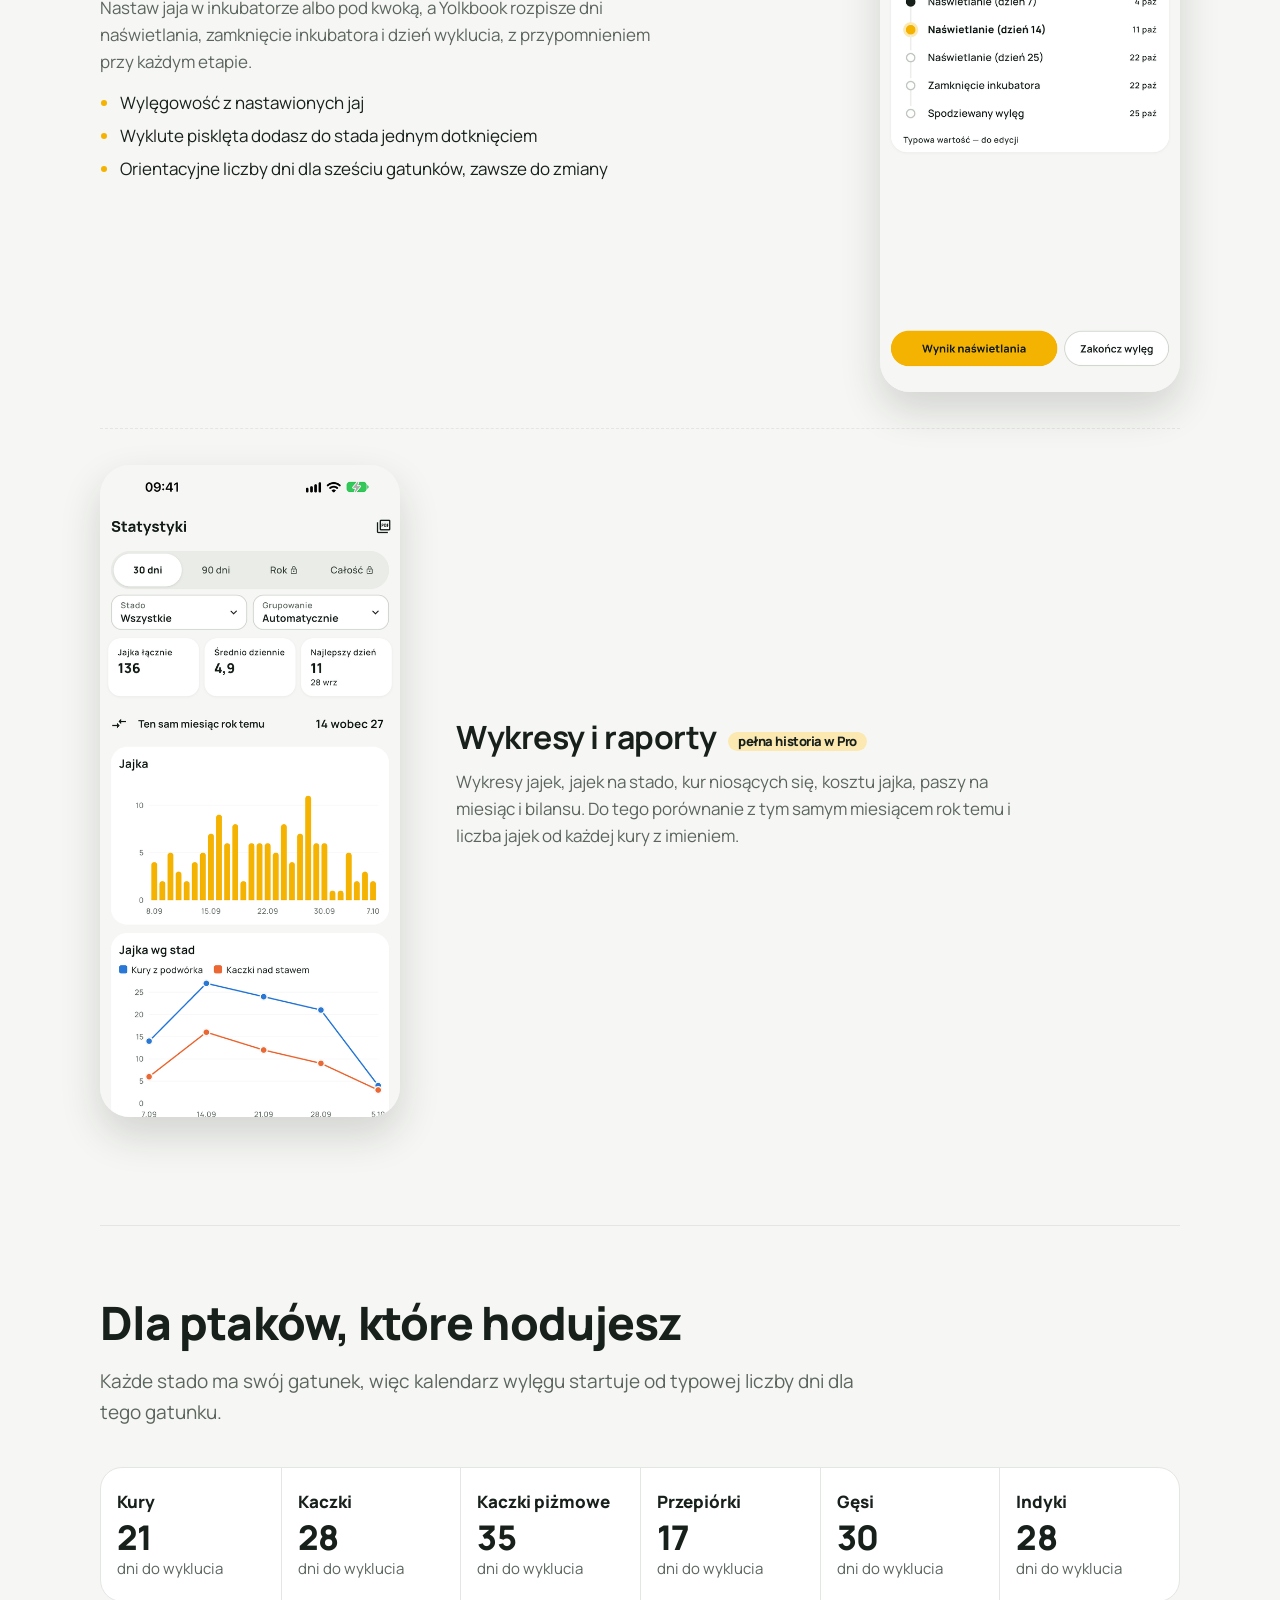
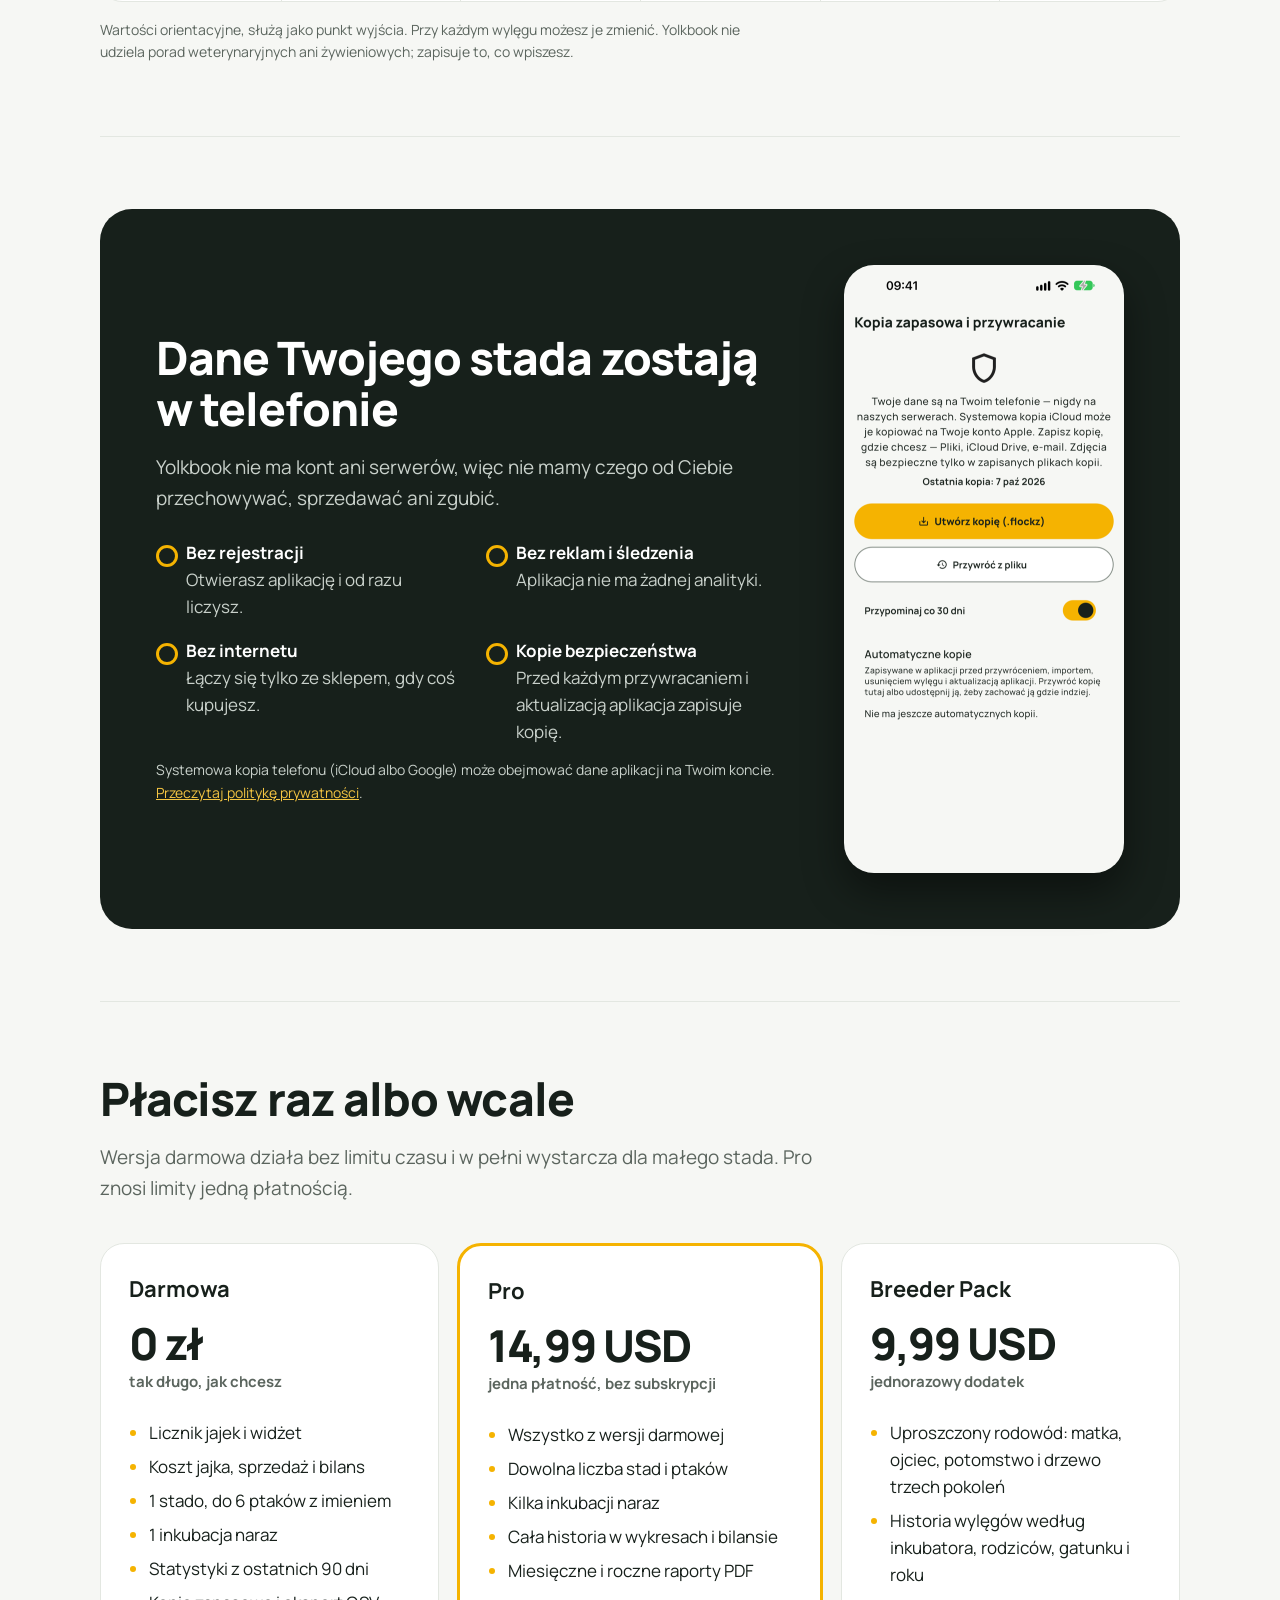
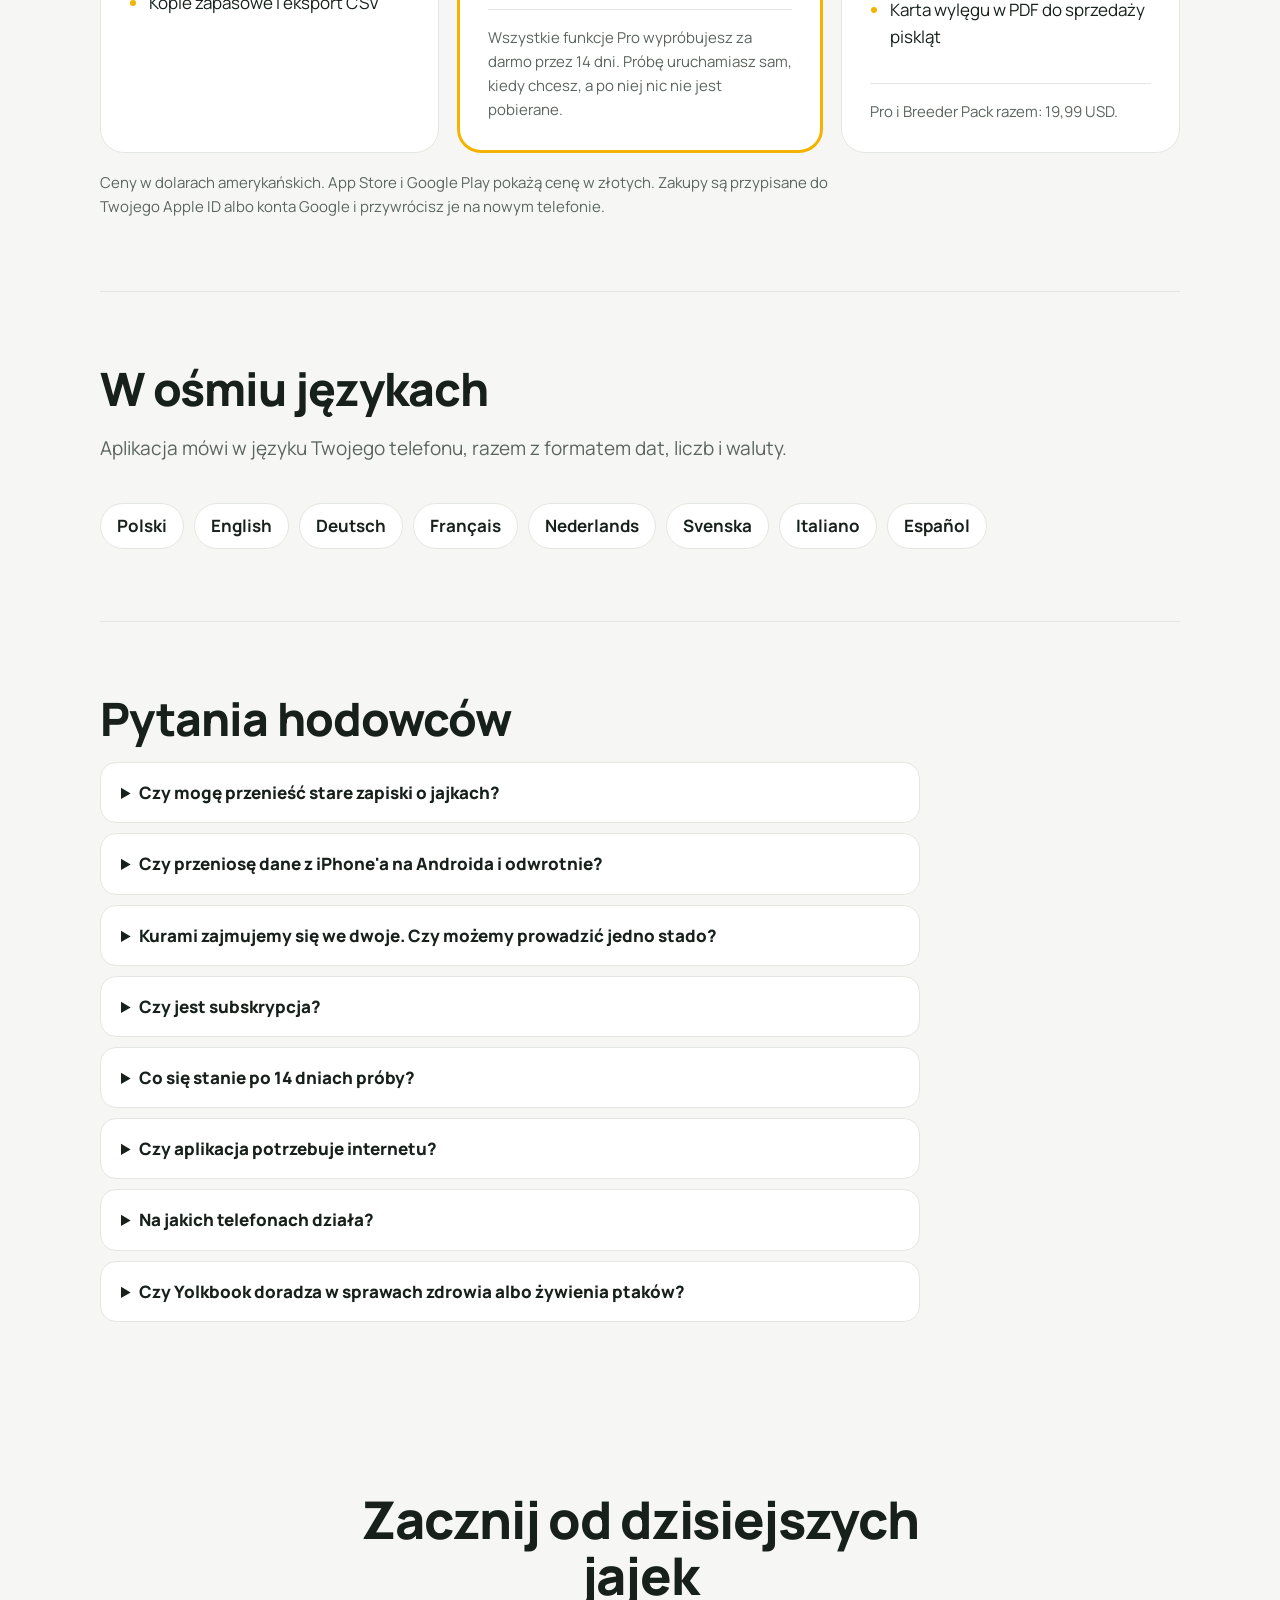
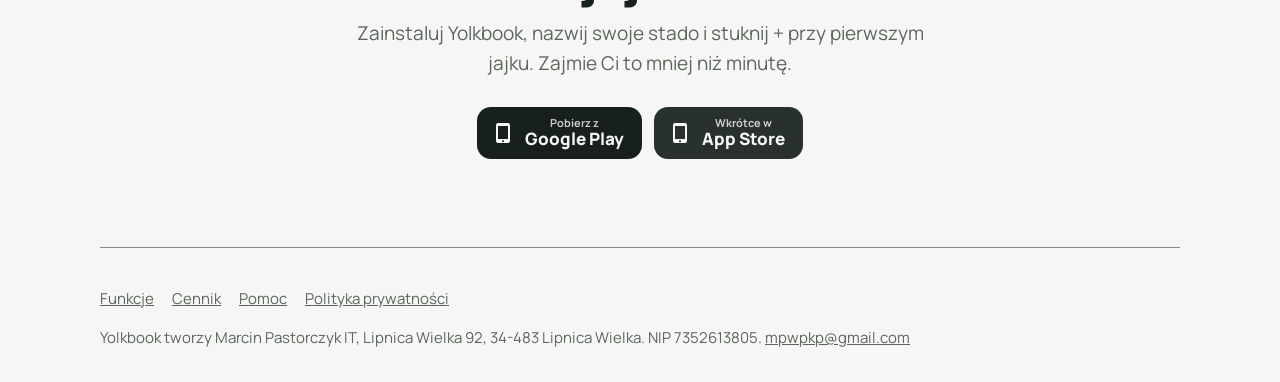
<file: pl/index.html>
<!doctype html>
<html lang="pl">
<head>
<meta charset="utf-8">
<meta name="viewport" content="width=device-width, initial-scale=1">
<title>Yolkbook – licznik jajek i dziennik kurnika na telefon</title>
<meta name="description" content="Licz jajka od kur jednym dotknięciem, sprawdzaj koszt jednego jajka i planuj wylęgi. Dla kur, kaczek, przepiórek, gęsi i indyków. Dane zostają w telefonie.">
<link rel="canonical" href="https://yolkbook.app/pl/">
<link rel="alternate" hreflang="en" href="https://yolkbook.app/">
<link rel="alternate" hreflang="pl" href="https://yolkbook.app/pl/">
<link rel="alternate" hreflang="de" href="https://yolkbook.app/de/">
<link rel="alternate" hreflang="fr" href="https://yolkbook.app/fr/">
<link rel="alternate" hreflang="nl" href="https://yolkbook.app/nl/">
<link rel="alternate" hreflang="sv" href="https://yolkbook.app/sv/">
<link rel="alternate" hreflang="it" href="https://yolkbook.app/it/">
<link rel="alternate" hreflang="es" href="https://yolkbook.app/es/">
<link rel="alternate" hreflang="x-default" href="https://yolkbook.app/">
<link rel="icon" href="../assets/favicon.png">
<link rel="apple-touch-icon" href="../assets/apple-touch-icon.png">
<link rel="preload" href="../assets/fonts/Manrope-ExtraBold.ttf" as="font" type="font/ttf" crossorigin>
<link rel="stylesheet" href="../assets/style.css">
<meta name="theme-color" content="#F6F7F4">
<meta property="og:type" content="website">
<meta property="og:site_name" content="Yolkbook">
<meta property="og:url" content="https://yolkbook.app/pl/">
<meta property="og:title" content="Yolkbook – licznik jajek i dziennik kurnika">
<meta property="og:description" content="Licz jajka jednym dotknięciem, sprawdzaj koszt jajka i planuj wylęgi. Dane zostają w telefonie. Płacisz raz.">
<meta property="og:image" content="https://yolkbook.app/assets/og-pl.png">
<meta property="og:image:width" content="1200">
<meta property="og:image:height" content="630">
<meta property="og:locale" content="pl_PL">
<meta property="og:locale:alternate" content="en_US">
<meta property="og:locale:alternate" content="de_DE">
<meta property="og:locale:alternate" content="fr_FR">
<meta property="og:locale:alternate" content="nl_NL">
<meta property="og:locale:alternate" content="sv_SE">
<meta property="og:locale:alternate" content="it_IT">
<meta property="og:locale:alternate" content="es_ES">
<meta name="twitter:card" content="summary_large_image">
<script type="application/ld+json">
{
 "@context": "https://schema.org",
 "@graph": [
  {
   "@type": "MobileApplication",
   "@id": "https://yolkbook.app/#app",
   "name": "Yolkbook",
   "alternateName": "Yolkbook – licznik jajek",
   "description": "Licznik jajek i dziennik stada dla przydomowych kur, kaczek, przepiórek, gęsi i indyków. Jajka dziennie, koszt jajka, kalendarz wylęgu, karty ptaków, kopie zapasowe i eksport CSV/PDF. Dane zostają w telefonie.",
   "url": "https://yolkbook.app/pl/",
   "image": "https://yolkbook.app/assets/icon.png",
   "operatingSystem": "iOS 15 lub nowszy, Android 7.0 lub nowszy",
   "applicationCategory": "LifestyleApplication",
   "inLanguage": [
    "pl",
    "en",
    "de",
    "fr",
    "nl",
    "sv",
    "it",
    "es"
   ],
   "offers": [
    {
     "@type": "Offer",
     "name": "Wersja darmowa",
     "price": "0",
     "priceCurrency": "USD"
    },
    {
     "@type": "Offer",
     "name": "Yolkbook Pro (jednorazowo)",
     "price": "14.99",
     "priceCurrency": "USD"
    },
    {
     "@type": "Offer",
     "name": "Breeder Pack (jednorazowo)",
     "price": "9.99",
     "priceCurrency": "USD"
    }
   ],
   "publisher": {
    "@id": "https://yolkbook.app/#org"
   }
  },
  {
   "@type": "Organization",
   "@id": "https://yolkbook.app/#org",
   "name": "Marcin Pastorczyk IT",
   "url": "https://yolkbook.app/",
   "email": "mpwpkp@gmail.com",
   "address": {
    "@type": "PostalAddress",
    "streetAddress": "Lipnica Wielka 92",
    "postalCode": "34-483",
    "addressLocality": "Lipnica Wielka",
    "addressCountry": "PL"
   }
  },
  {
   "@type": "FAQPage",
   "mainEntity": [
    {
     "@type": "Question",
     "name": "Czy mogę przenieść stare zapiski o jajkach?",
     "acceptedAnswer": {
      "@type": "Answer",
      "text": "Tak. Zaimportujesz dzienne liczby jajek z arkusza kalkulacyjnego albo z pliku CSV z innej aplikacji. Wystarczy kolumna z datą i liczbą jajek; kolumna ze stadem jest opcjonalna."
     }
    },
    {
     "@type": "Question",
     "name": "Czy przeniosę dane z iPhone'a na Androida i odwrotnie?",
     "acceptedAnswer": {
      "@type": "Answer",
      "text": "Tak. Utwórz w Ustawieniach plik kopii zapasowej, zapisz go w chmurze albo wyślij sobie e-mailem i przywróć na nowym telefonie. Plik zawiera też zdjęcia."
     }
    },
    {
     "@type": "Question",
     "name": "Czy jest subskrypcja?",
     "acceptedAnswer": {
      "@type": "Answer",
      "text": "Nie. Wersja darmowa działa bez limitu czasu. Pro i Breeder Pack kupujesz raz."
     }
    },
    {
     "@type": "Question",
     "name": "Czy aplikacja potrzebuje internetu?",
     "acceptedAnswer": {
      "@type": "Answer",
      "text": "Nie. Wszystko działa bez internetu. Aplikacja łączy się z App Store albo Google Play tylko przy zakupie lub przywracaniu zakupu."
     }
    },
    {
     "@type": "Question",
     "name": "Czy Yolkbook doradza w sprawach zdrowia albo żywienia ptaków?",
     "acceptedAnswer": {
      "@type": "Answer",
      "text": "Nie. Yolkbook zapisuje to, co wpiszesz. Wartości orientacyjne, np. liczba dni inkubacji, są punktem wyjścia i możesz je zmienić."
     }
    }
   ]
  }
 ]
}
</script>
</head>
<body>
<a class="skip" href="#main">Przejdź do treści</a>
<div class="wrap">
  <header class="top">
    <a class="brand" href="./"><img src="../assets/icon.png" alt="" width="36" height="36">Yolkbook</a>
    <nav class="top" aria-label="Główne">
      <a class="hide-sm" href="#funkcje">Funkcje</a>
      <a class="hide-sm" href="#cennik">Cennik</a>
      <a class="hide-sm" href="#pytania">Pytania</a>
      <a class="hide-sm" href="../pl/support.html">Pomoc</a>
      <details class="langmenu"><summary aria-label="Polski">PL</summary><ul><li><a href="../" hreflang="en" lang="en">English</a></li><li><a href="../pl/" hreflang="pl" lang="pl" aria-current="page">Polski</a></li><li><a href="../de/" hreflang="de" lang="de">Deutsch</a></li><li><a href="../fr/" hreflang="fr" lang="fr">Français</a></li><li><a href="../nl/" hreflang="nl" lang="nl">Nederlands</a></li><li><a href="../sv/" hreflang="sv" lang="sv">Svenska</a></li><li><a href="../it/" hreflang="it" lang="it">Italiano</a></li><li><a href="../es/" hreflang="es" lang="es">Español</a></li></ul></details>
    </nav>
  </header>

  <main id="main">
    <section class="hero">
      <div>
        <h1>Każde jajko policzone. Każdy zapis zachowany.</h1>
        <p class="lead">Yolkbook to licznik jajek i dziennik stada dla przydomowych kur, kaczek, przepiórek, gęsi i indyków. Dzisiejsze jajka zapiszesz dwoma dotknięciami, zobaczysz, ile kosztuje Cię jedno jajko, i zaplanujesz wylęg. Wszystkie zapiski zostają w Twoim telefonie.</p>
        <ul class="facts"><li>Za darmo na start</li><li>Działa bez internetu</li><li>Pro płacisz raz</li></ul>
        <div class="stores">
          <a class="store" href="https://play.google.com/store/apps/details?id=app.yolkbook&amp;hl=pl"><svg viewBox="0 0 24 24" aria-hidden="true"><path d="M7 2h10a2 2 0 0 1 2 2v16a2 2 0 0 1-2 2H7a2 2 0 0 1-2-2V4a2 2 0 0 1 2-2zm0 3v13h10V5H7zm5 14.2a1 1 0 1 0 0 2 1 1 0 0 0 0-2z"/></svg><span><small>Pobierz z</small><strong>Google Play</strong></span></a><span class="store"><svg viewBox="0 0 24 24" aria-hidden="true"><path d="M7 2h10a2 2 0 0 1 2 2v16a2 2 0 0 1-2 2H7a2 2 0 0 1-2-2V4a2 2 0 0 1 2-2zm0 3v13h10V5H7zm5 14.2a1 1 0 1 0 0 2 1 1 0 0 0 0-2z"/></svg><span><small>Wkrótce w</small><strong>App Store</strong></span></span>
          <p class="note">Na iPhone&#x27;a, iPada i Androida. Już w Google Play; wersja na App Store czeka na zatwierdzenie przez Apple.</p>
        </div>
      </div>

      <div class="counter" data-carton data-lang="pl" data-start="7" data-one="jajko dziś" data-few="jajka dziś" data-many="jajek dziś"
           data-hint="Stuknij +, tak jak przy drzwiach kurnika." data-full="&lt;strong&gt;Pełny tuzin.&lt;/strong&gt; Aplikacja sama prowadzi licznik i liczy koszt jajka.">
        <div class="counter-head">
          <span class="counter-flock">Kury z podwórka</span>
          <span class="counter-meta">8 kur</span>
        </div>
        <div class="counter-row">
          <button class="round" type="button" data-minus aria-label="Odejmij jedno jajko">−</button>
          <div class="counter-num" aria-live="polite"><output>0</output><span data-label>jajek dziś</span></div>
          <button class="round plus" type="button" data-plus aria-label="Dodaj jedno jajko">+</button>
        </div>
        <div class="carton" aria-hidden="true"><span class="cell"></span><span class="cell"></span><span class="cell"></span><span class="cell"></span><span class="cell"></span><span class="cell"></span><span class="cell"></span><span class="cell"></span><span class="cell"></span><span class="cell"></span><span class="cell"></span><span class="cell"></span></div>
        <p class="counter-foot" data-foot>Stuknij +, tak jak przy drzwiach kurnika.</p>
      </div>
    </section>

    <section class="block" aria-labelledby="why">
      <h2 id="why">Aplikacje znikają. Twoje zapiski powinny zostać.</h2>
      <p class="intro">Kiedy popularny darmowy licznik jajek zniknął z App Store, hodowcy stracili razem z nim lata zapisków o nieśności. Yolkbook jest zbudowany tak, żeby Tobie to się nie przytrafiło: nie ma konta, które można zamknąć, ani naszego serwera, który można wyłączyć.</p>
      <ul class="promises"><li><h3>Zapisane w telefonie</h3><p>Stada, jajka, koszty, wylęgi, notatki i zdjęcia są w aplikacji na Twoim urządzeniu. Nic nie trafia do nas.</p></li><li><h3>Kopia jednym dotknięciem</h3><p>Zapisz jeden plik kopii w Plikach, na iCloud Drive, Dysku Google albo w e-mailu i przywróć go na dowolnym telefonie, iPhonie lub Androidzie.</p></li><li><h3>Zwykłe pliki do otwarcia</h3><p>Jajka, wydatki, ptaki i wylęgi wyeksportujesz do CSV dla dowolnego arkusza albo jako miesięczne i roczne raporty PDF.</p></li></ul>
    </section>

    <section class="block" id="funkcje" aria-labelledby="features-title">
      <h2 id="features-title">Co zrobisz w Yolkbook</h2>
      <p class="intro">Sześć ekranów obejmuje codzienność małego stada, od porannego liczenia jajek po wylęg trzy tygodnie później.</p>
      <article class="feature">
        <div>
          <h3>Dzień zapisany dwoma dotknięciami</h3>
          <p>Ekran „Dziś” ma duży licznik dla każdego stada. Otwierasz aplikację, stukasz +, gotowe.</p>
          <ul><li>Widżet na ekranie głównym z +1 i −1 dla każdego stada</li><li>Opcjonalnie liczenie od każdej kury, żeby wiedzieć, która się niesie</li><li>Znaczniki jajek: dwużółtkowe, z miękką skorupką, rozbite i inne</li><li>Jajka sprzedane, oddane i zjedzone w domu</li></ul>
        </div>
        <div class="shot"><img src="../assets/screens/pl/1.png" width="560" height="1216" loading="lazy" alt="Ekran Dziś z licznikiem jajek dla dwóch stad i kosztem jajka w tygodniu"></div>
      </article>
      <article class="feature">
        <div>
          <h3>Każdy dzień miesiąca na jednym ekranie</h3>
          <p>Kalendarz zaznacza każdy dzień kolorem zależnym od liczby zebranych jajek. Dni bez wpisu wyglądają inaczej niż dni z zerem, więc łatwo uzupełnić luki.</p>
        </div>
        <div class="shot"><img src="../assets/screens/pl/2.png" width="560" height="1216" loading="lazy" alt="Kalendarz miesięczny z liczbą jajek w każdym dniu"></div>
      </article>
      <article class="feature">
        <div>
          <h3>Ile naprawdę kosztuje jajko</h3>
          <p>Paszę, ściółkę i inne wydatki wpiszesz w kilka sekund, bo aplikacja pamięta ostatni zakup. Yolkbook dzieli Twoje koszty przez liczbę jajek.</p>
          <ul><li>Koszt jajka i opakowania obok ceny w sklepie</li><li>Sprzedaż jajek i bieżący bilans</li><li>Sprzęt, np. nowy kurnik, liczony osobno, poza kosztem jajka</li><li>Twoja waluta i wielkość opakowania (6, 10, 12…)</li></ul>
        </div>
        <div class="shot"><img src="../assets/screens/pl/3.png" width="560" height="1216" loading="lazy" alt="Ekran Finanse z kosztem jajka, wydatkami i bilansem"></div>
      </article>
      <article class="feature">
        <div>
          <h3>Karta dla każdego ptaka</h3>
          <p>Nadaj kurom imiona i zapisuj zdjęcia, rasę, datę wyklucia i stan: niesie się, kwoczy się, pierzy się, nie niesie się. Każdy ptak ma swoją historię i własne notatki.</p>
          <ul><li>Notatki z datą, etykietami i zdjęciami, Twoimi słowami</li><li>Przypomnienia według Twojego planu, np. sprzątanie kurnika</li><li>Dane o lokalizacji usuwane z każdego dodanego zdjęcia</li></ul>
        </div>
        <div class="shot"><img src="../assets/screens/pl/4.png" width="560" height="1216" loading="lazy" alt="Karta kury ze zdjęciem, stanem i historią"></div>
      </article>
      <article class="feature">
        <div>
          <h3>Wylęg rozpisany w kalendarzu</h3>
          <p>Nastaw jaja w inkubatorze albo pod kwoką, a Yolkbook rozpisze dni naświetlania, zamknięcie inkubatora i dzień wyklucia, z przypomnieniem przy każdym etapie.</p>
          <ul><li>Wylęgowość z nastawionych jaj</li><li>Wyklute pisklęta dodasz do stada jednym dotknięciem</li><li>Orientacyjne liczby dni dla sześciu gatunków, zawsze do zmiany</li></ul>
        </div>
        <div class="shot"><img src="../assets/screens/pl/5.png" width="560" height="1216" loading="lazy" alt="Oś inkubacji z dniami naświetlania i dniem wyklucia"></div>
      </article>
      <article class="feature">
        <div>
          <h3>Wykresy i raporty <span class="tag">pełna historia w Pro</span></h3>
          <p>Wykresy jajek, jajek na stado, kur niosących się, kosztu jajka, paszy na miesiąc i bilansu. Do tego porównanie z tym samym miesiącem rok temu i liczba jajek od każdej kury z imieniem.</p>
        </div>
        <div class="shot"><img src="../assets/screens/pl/7.png" width="560" height="1216" loading="lazy" alt="Statystyki z wykresem jajek z 30 dni"></div>
      </article>
    </section>

    <section class="block" aria-labelledby="species-title">
      <h2 id="species-title">Dla ptaków, które hodujesz</h2>
      <p class="intro">Każde stado ma swój gatunek, więc kalendarz wylęgu startuje od typowej liczby dni dla tego gatunku.</p>
      <dl class="species"><div><dt>Kury</dt><dd><span class="days">21</span>dni do wyklucia</dd></div><div><dt>Kaczki</dt><dd><span class="days">28</span>dni do wyklucia</dd></div><div><dt>Kaczki piżmowe</dt><dd><span class="days">35</span>dni do wyklucia</dd></div><div><dt>Przepiórki</dt><dd><span class="days">17</span>dni do wyklucia</dd></div><div><dt>Gęsi</dt><dd><span class="days">30</span>dni do wyklucia</dd></div><div><dt>Indyki</dt><dd><span class="days">28</span>dni do wyklucia</dd></div></dl>
      <p class="fineprint">Wartości orientacyjne, służą jako punkt wyjścia. Przy każdym wylęgu możesz je zmienić. Yolkbook nie udziela porad weterynaryjnych ani żywieniowych; zapisuje to, co wpiszesz.</p>
    </section>

    <section class="block" aria-labelledby="privacy-title">
      <div class="band">
        <div>
          <h2 id="privacy-title">Dane Twojego stada zostają w telefonie</h2>
          <p class="intro">Yolkbook nie ma kont ani serwerów, więc nie mamy czego od Ciebie przechowywać, sprzedawać ani zgubić.</p>
          <ul><li><strong>Bez rejestracji</strong>Otwierasz aplikację i od razu liczysz.</li><li><strong>Bez reklam i śledzenia</strong>Aplikacja nie ma żadnej analityki.</li><li><strong>Bez internetu</strong>Łączy się tylko ze sklepem, gdy coś kupujesz.</li><li><strong>Kopie bezpieczeństwa</strong>Przed każdym przywracaniem i aktualizacją aplikacja zapisuje kopię.</li></ul>
          <p class="fineprint band-fine">Systemowa kopia telefonu (iCloud albo Google) może obejmować dane aplikacji na Twoim koncie. <a href="../pl/privacy.html">Przeczytaj politykę prywatności</a>.</p>
        </div>
        <div class="shot"><img src="../assets/screens/pl/6.png" width="560" height="1216" loading="lazy" alt="Ekran kopii zapasowej i przywracania"></div>
      </div>
    </section>

    <section class="block" id="cennik" aria-labelledby="pricing-title">
      <h2 id="pricing-title">Płacisz raz albo wcale</h2>
      <p class="intro">Wersja darmowa działa bez limitu czasu i w pełni wystarcza dla małego stada. Pro znosi limity jedną płatnością.</p>
      <div class="plans"><div class="plan"><h3>Darmowa</h3><p class="price">0 zł</p><p class="per">tak długo, jak chcesz</p><ul><li>Licznik jajek i widżet</li><li>Koszt jajka, sprzedaż i bilans</li><li>1 stado, do 6 ptaków z imieniem</li><li>1 inkubacja naraz</li><li>Statystyki z ostatnich 90 dni</li><li>Kopie zapasowe i eksport CSV</li></ul></div><div class="plan pro"><h3>Pro</h3><p class="price">14,99 USD</p><p class="per">jedna płatność, bez subskrypcji</p><ul><li>Wszystko z wersji darmowej</li><li>Dowolna liczba stad i ptaków</li><li>Kilka inkubacji naraz</li><li>Cała historia w wykresach i bilansie</li><li>Miesięczne i roczne raporty PDF</li></ul><div class="extra"><p>Wszystkie funkcje Pro wypróbujesz za darmo przez 14 dni. Próbę uruchamiasz sam, kiedy chcesz, a po niej nic nie jest pobierane.</p></div></div><div class="plan"><h3>Breeder Pack</h3><p class="price">9,99 USD</p><p class="per">jednorazowy dodatek</p><ul><li>Uproszczony rodowód: matka, ojciec, potomstwo i drzewo trzech pokoleń</li><li>Historia wylęgów według inkubatora, rodziców, gatunku i roku</li><li>Karta wylęgu w PDF do sprzedaży piskląt</li></ul><div class="extra"><p>Pro i Breeder Pack razem: 19,99 USD.</p></div></div></div>
      <p class="pricing-note">Ceny w dolarach amerykańskich. App Store i Google Play pokażą cenę w złotych. Zakupy są przypisane do Twojego Apple ID albo konta Google i przywrócisz je na nowym telefonie.</p>
    </section>

    <section class="block" aria-labelledby="langs-title">
      <h2 id="langs-title">W ośmiu językach</h2>
      <p class="intro">Aplikacja mówi w języku Twojego telefonu, razem z formatem dat, liczb i waluty.</p>
      <ul class="langs"><li lang="pl">Polski</li><li lang="en">English</li><li lang="de">Deutsch</li><li lang="fr">Français</li><li lang="nl">Nederlands</li><li lang="sv">Svenska</li><li lang="it">Italiano</li><li lang="es">Español</li></ul>
    </section>

    <section class="block faq" id="pytania" aria-labelledby="faq-title">
      <h2 id="faq-title">Pytania hodowców</h2>
      <details><summary>Czy mogę przenieść stare zapiski o jajkach?</summary><p>Tak. Zaimportujesz dzienne liczby jajek z arkusza kalkulacyjnego albo z pliku CSV z innej aplikacji. Wystarczy kolumna z datą i liczbą jajek; kolumna ze stadem jest opcjonalna.</p></details>
      <details><summary>Czy przeniosę dane z iPhone&#x27;a na Androida i odwrotnie?</summary><p>Tak. Utwórz w Ustawieniach plik kopii zapasowej, zapisz go w chmurze albo wyślij sobie e-mailem i przywróć na nowym telefonie. Plik zawiera też zdjęcia.</p></details>
      <details><summary>Kurami zajmujemy się we dwoje. Czy możemy prowadzić jedno stado?</summary><p>Każdy telefon ma własne zapiski, a synchronizacji na żywo jeszcze nie ma. Możesz scalić plik kopii z drugiego telefonu; jeśli oba telefony mają wpis z tego samego dnia, zostaje nowszy.</p></details>
      <details><summary>Czy jest subskrypcja?</summary><p>Nie. Wersja darmowa działa bez limitu czasu. Pro i Breeder Pack kupujesz raz.</p></details>
      <details><summary>Co się stanie po 14 dniach próby?</summary><p>Aplikacja wraca do wersji darmowej. Wszystko, co wpisałeś, zostaje i możesz to dalej przeglądać i eksportować.</p></details>
      <details><summary>Czy aplikacja potrzebuje internetu?</summary><p>Nie. Wszystko działa bez internetu. Aplikacja łączy się z App Store albo Google Play tylko przy zakupie lub przywracaniu zakupu.</p></details>
      <details><summary>Na jakich telefonach działa?</summary><p>Na iPhonie i iPadzie z iOS 15 lub nowszym oraz na telefonach i tabletach z Androidem 7.0 lub nowszym. Interaktywny widżet na iPhonie wymaga iOS 17.</p></details>
      <details><summary>Czy Yolkbook doradza w sprawach zdrowia albo żywienia ptaków?</summary><p>Nie. Yolkbook zapisuje to, co wpiszesz. Wartości orientacyjne, np. liczba dni inkubacji, są punktem wyjścia i możesz je zmienić.</p></details>
      </section>

    <section class="closing" aria-labelledby="closing-title">
      <h2 id="closing-title">Zacznij od dzisiejszych jajek</h2>
      <p>Zainstaluj Yolkbook, nazwij swoje stado i stuknij + przy pierwszym jajku. Zajmie Ci to mniej niż minutę.</p>
      <div class="stores"><a class="store" href="https://play.google.com/store/apps/details?id=app.yolkbook&amp;hl=pl"><svg viewBox="0 0 24 24" aria-hidden="true"><path d="M7 2h10a2 2 0 0 1 2 2v16a2 2 0 0 1-2 2H7a2 2 0 0 1-2-2V4a2 2 0 0 1 2-2zm0 3v13h10V5H7zm5 14.2a1 1 0 1 0 0 2 1 1 0 0 0 0-2z"/></svg><span><small>Pobierz z</small><strong>Google Play</strong></span></a><span class="store"><svg viewBox="0 0 24 24" aria-hidden="true"><path d="M7 2h10a2 2 0 0 1 2 2v16a2 2 0 0 1-2 2H7a2 2 0 0 1-2-2V4a2 2 0 0 1 2-2zm0 3v13h10V5H7zm5 14.2a1 1 0 1 0 0 2 1 1 0 0 0 0-2z"/></svg><span><small>Wkrótce w</small><strong>App Store</strong></span></span></div>
    </section>
  </main>

  <footer class="bottom">
    <p class="links"><a href="#funkcje">Funkcje</a><a href="#cennik">Cennik</a><a href="../pl/support.html">Pomoc</a><a href="../pl/privacy.html">Polityka prywatności</a></p>
    <p>Yolkbook tworzy Marcin Pastorczyk IT, Lipnica Wielka 92, 34-483 Lipnica Wielka. NIP 7352613805. <a href="mailto:mpwpkp@gmail.com">mpwpkp@gmail.com</a></p>
  </footer>
</div>
<script src="../assets/carton.js" defer></script>
</body>
</html>
</file>
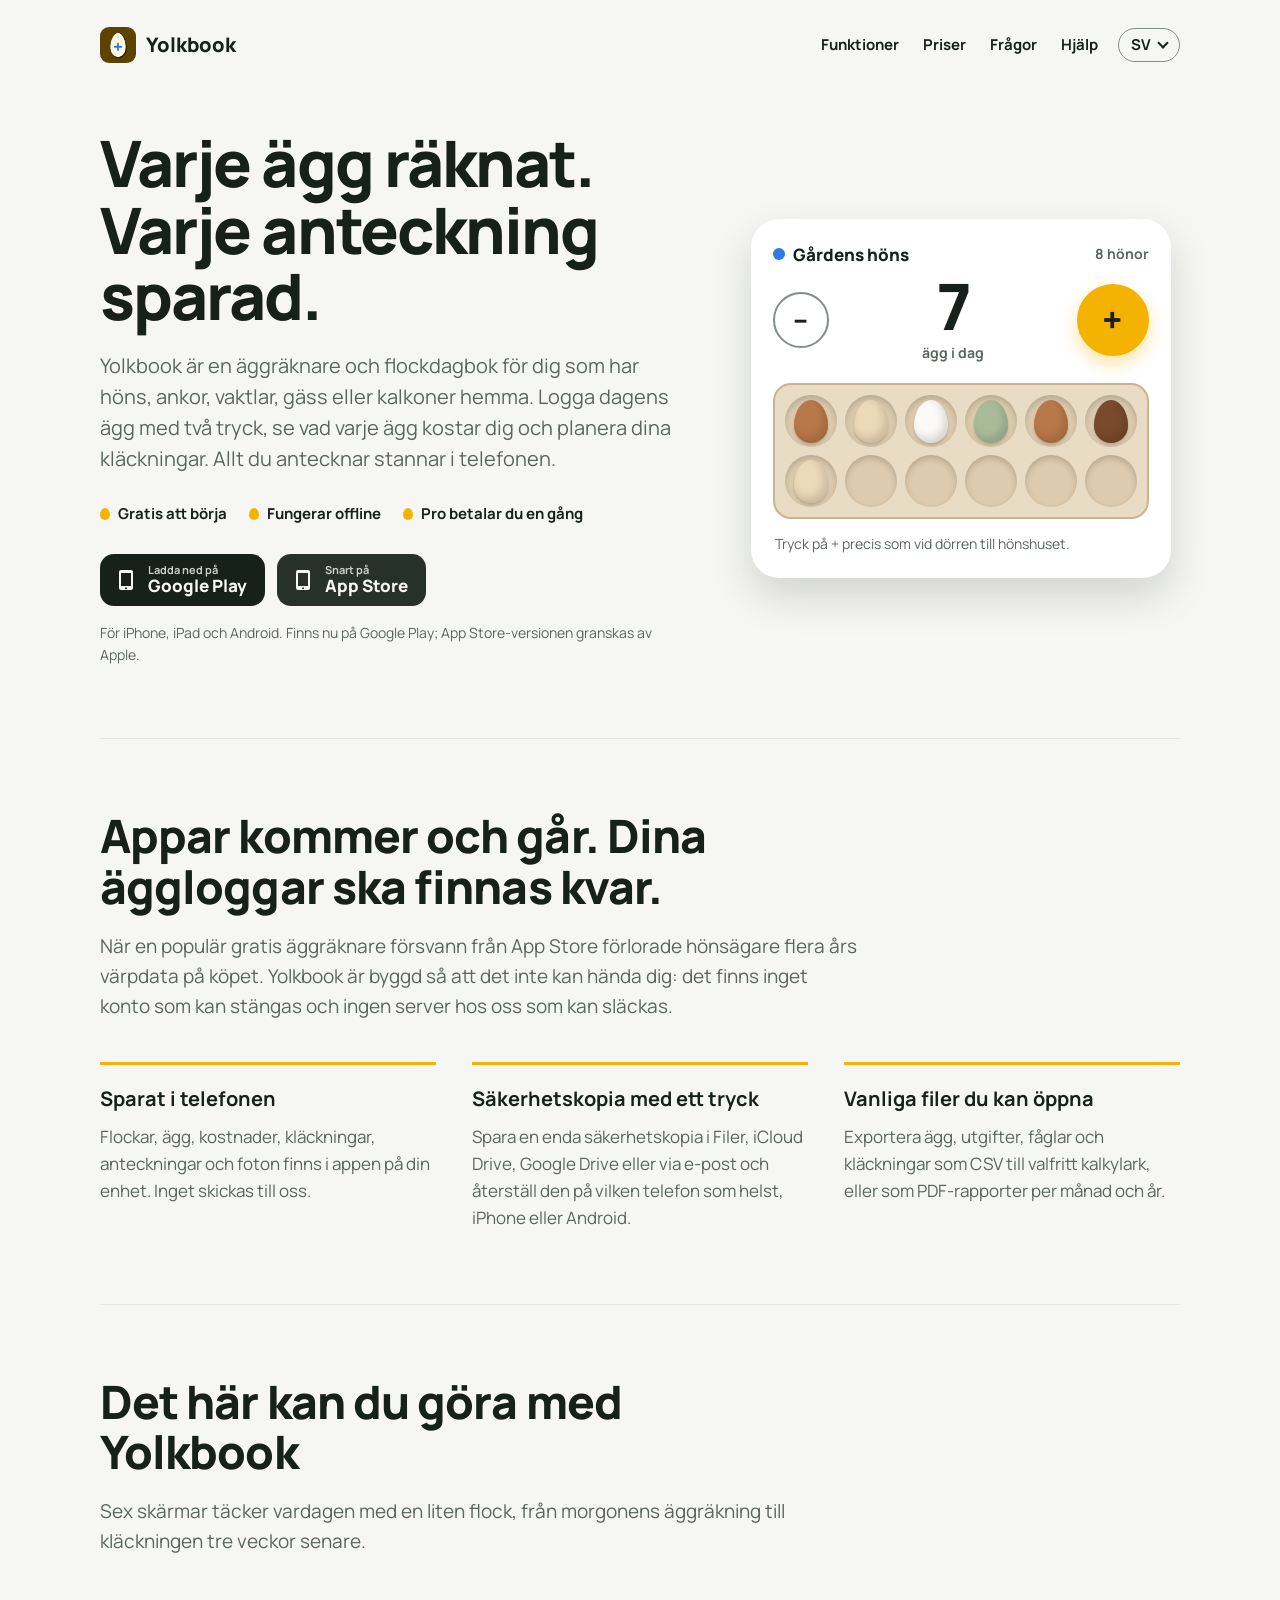
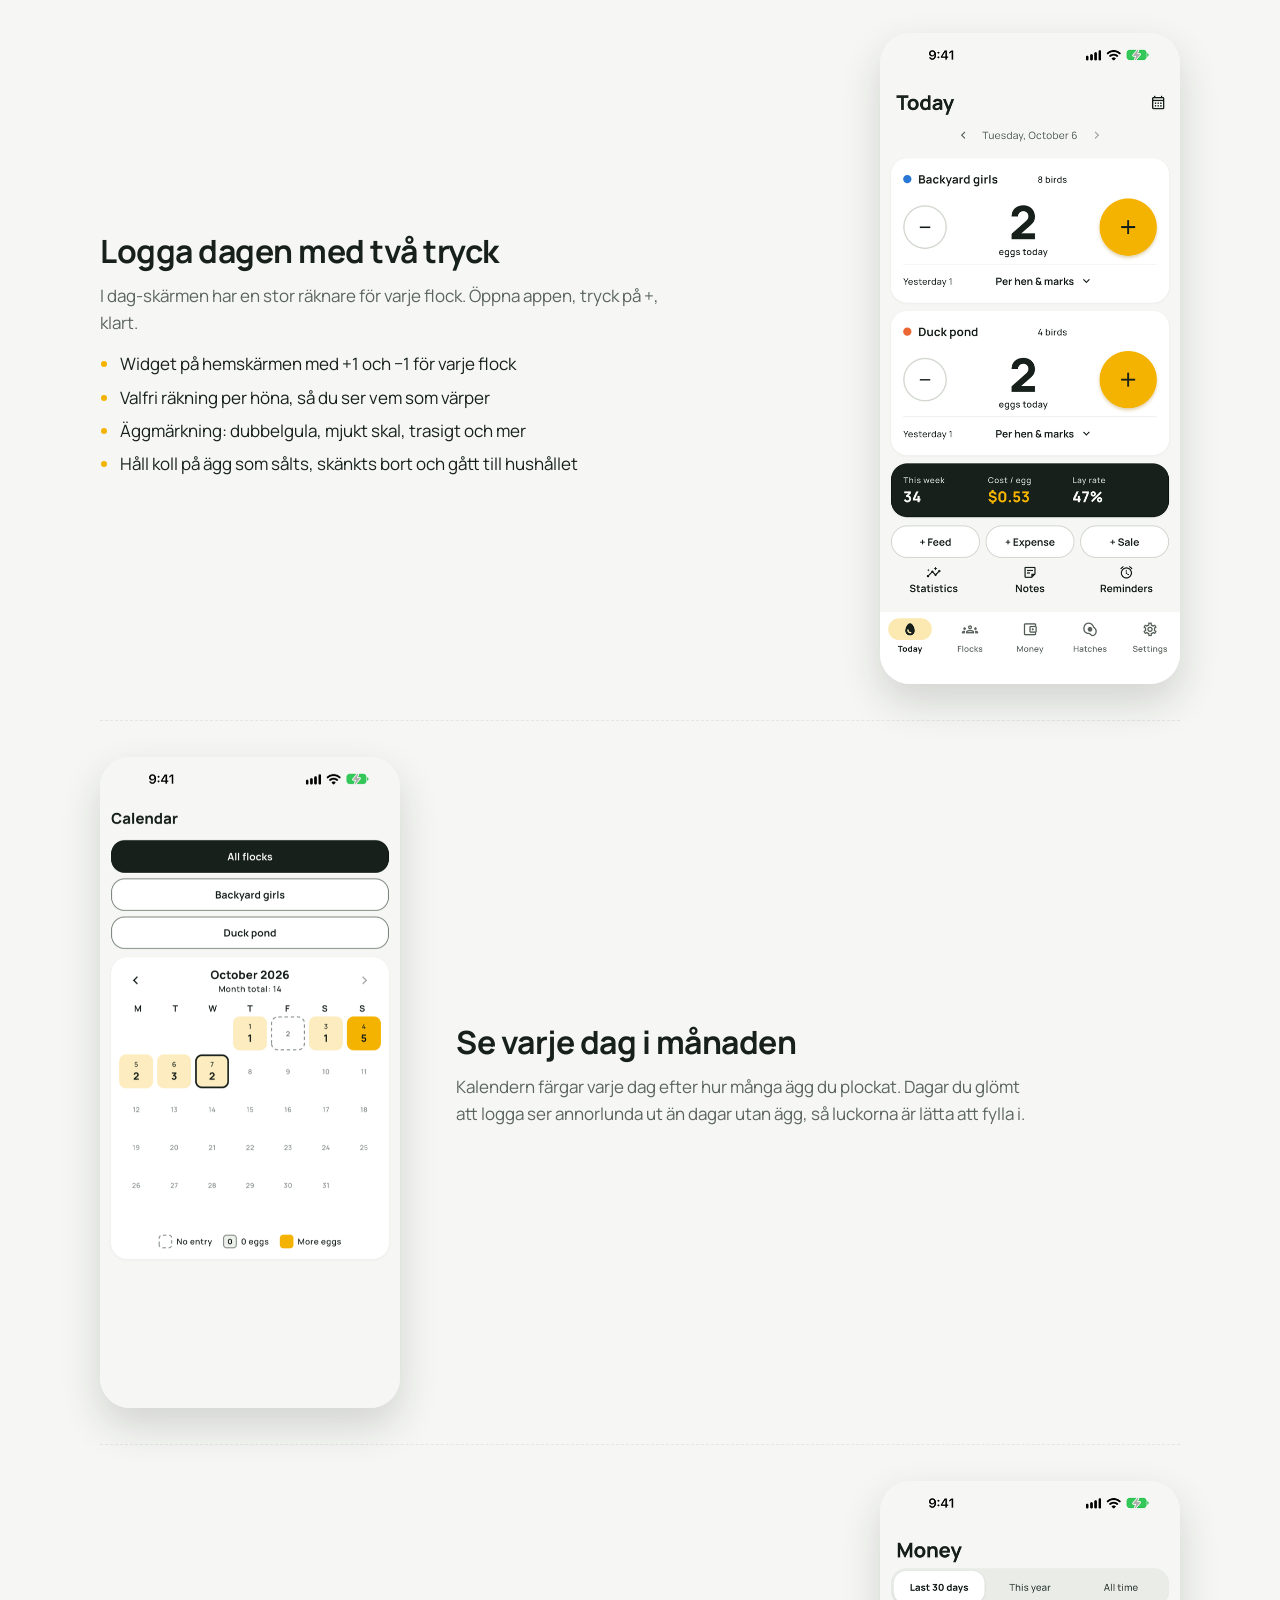
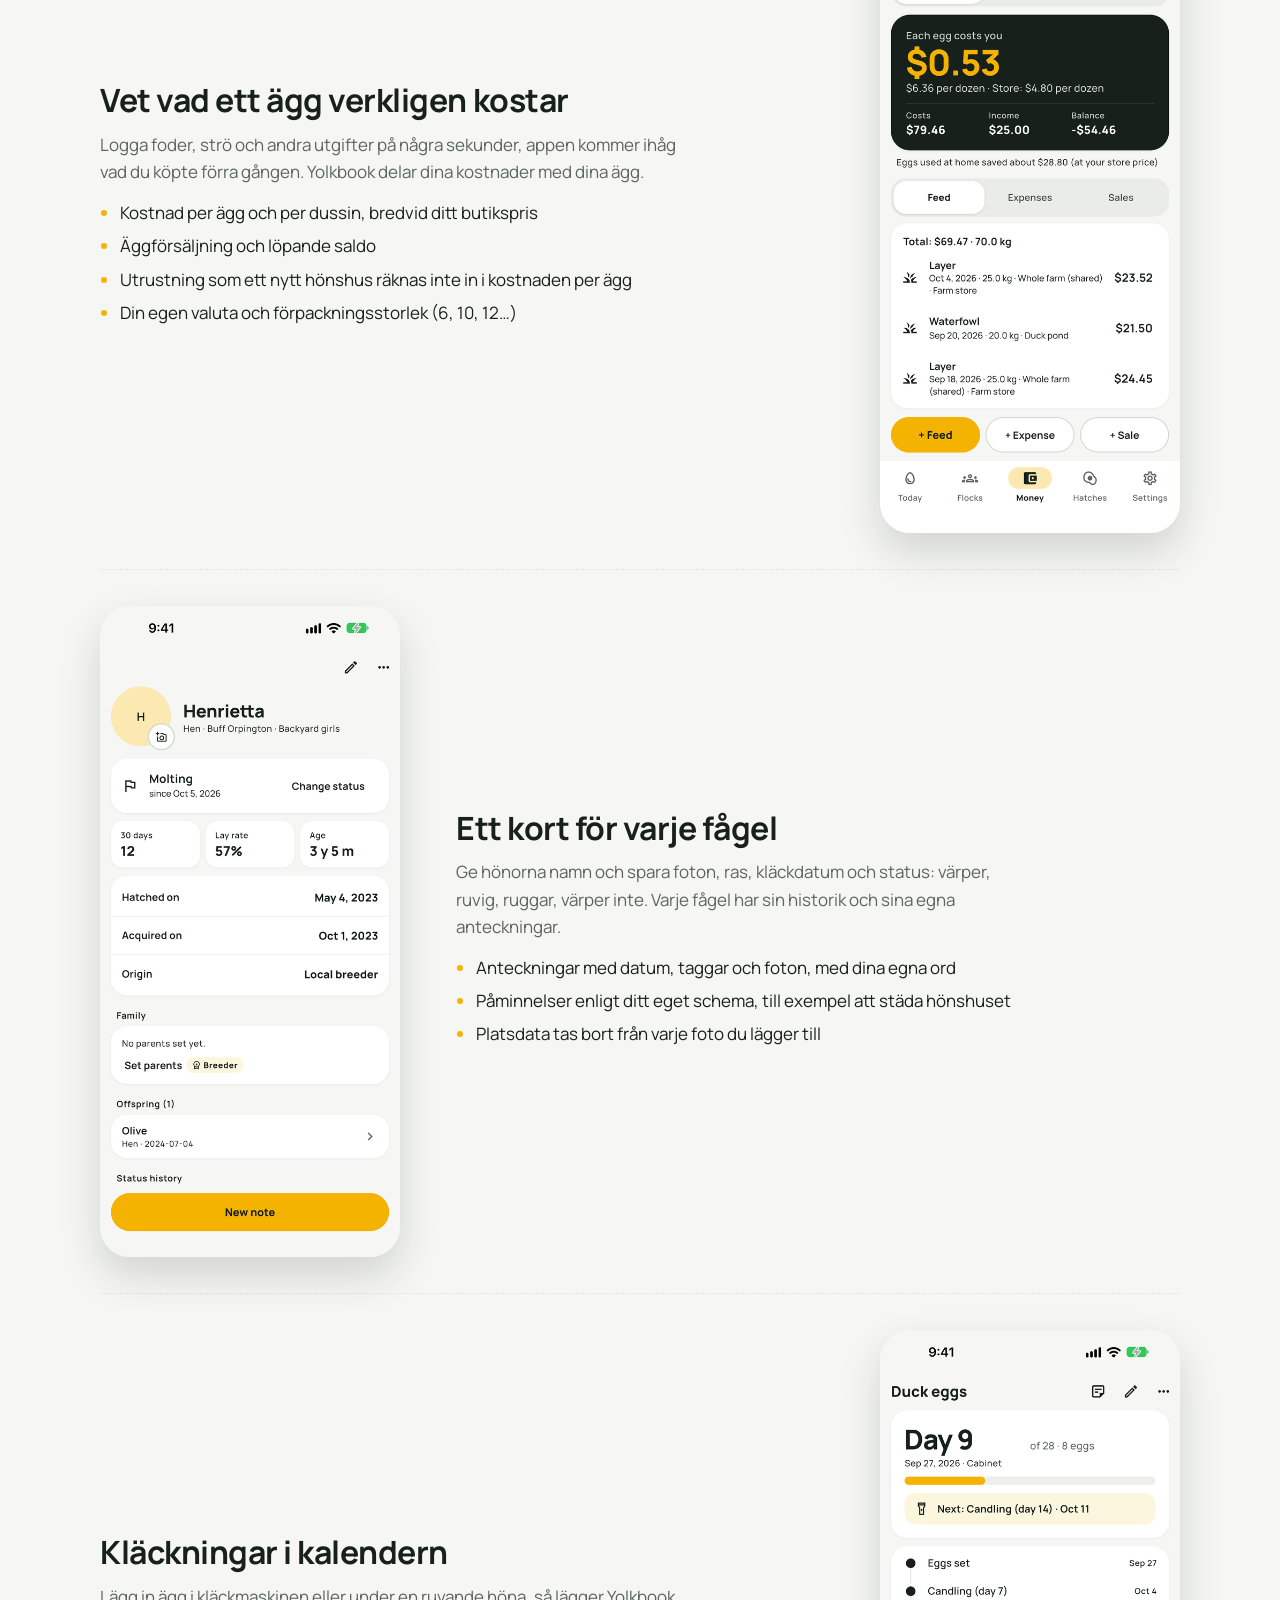
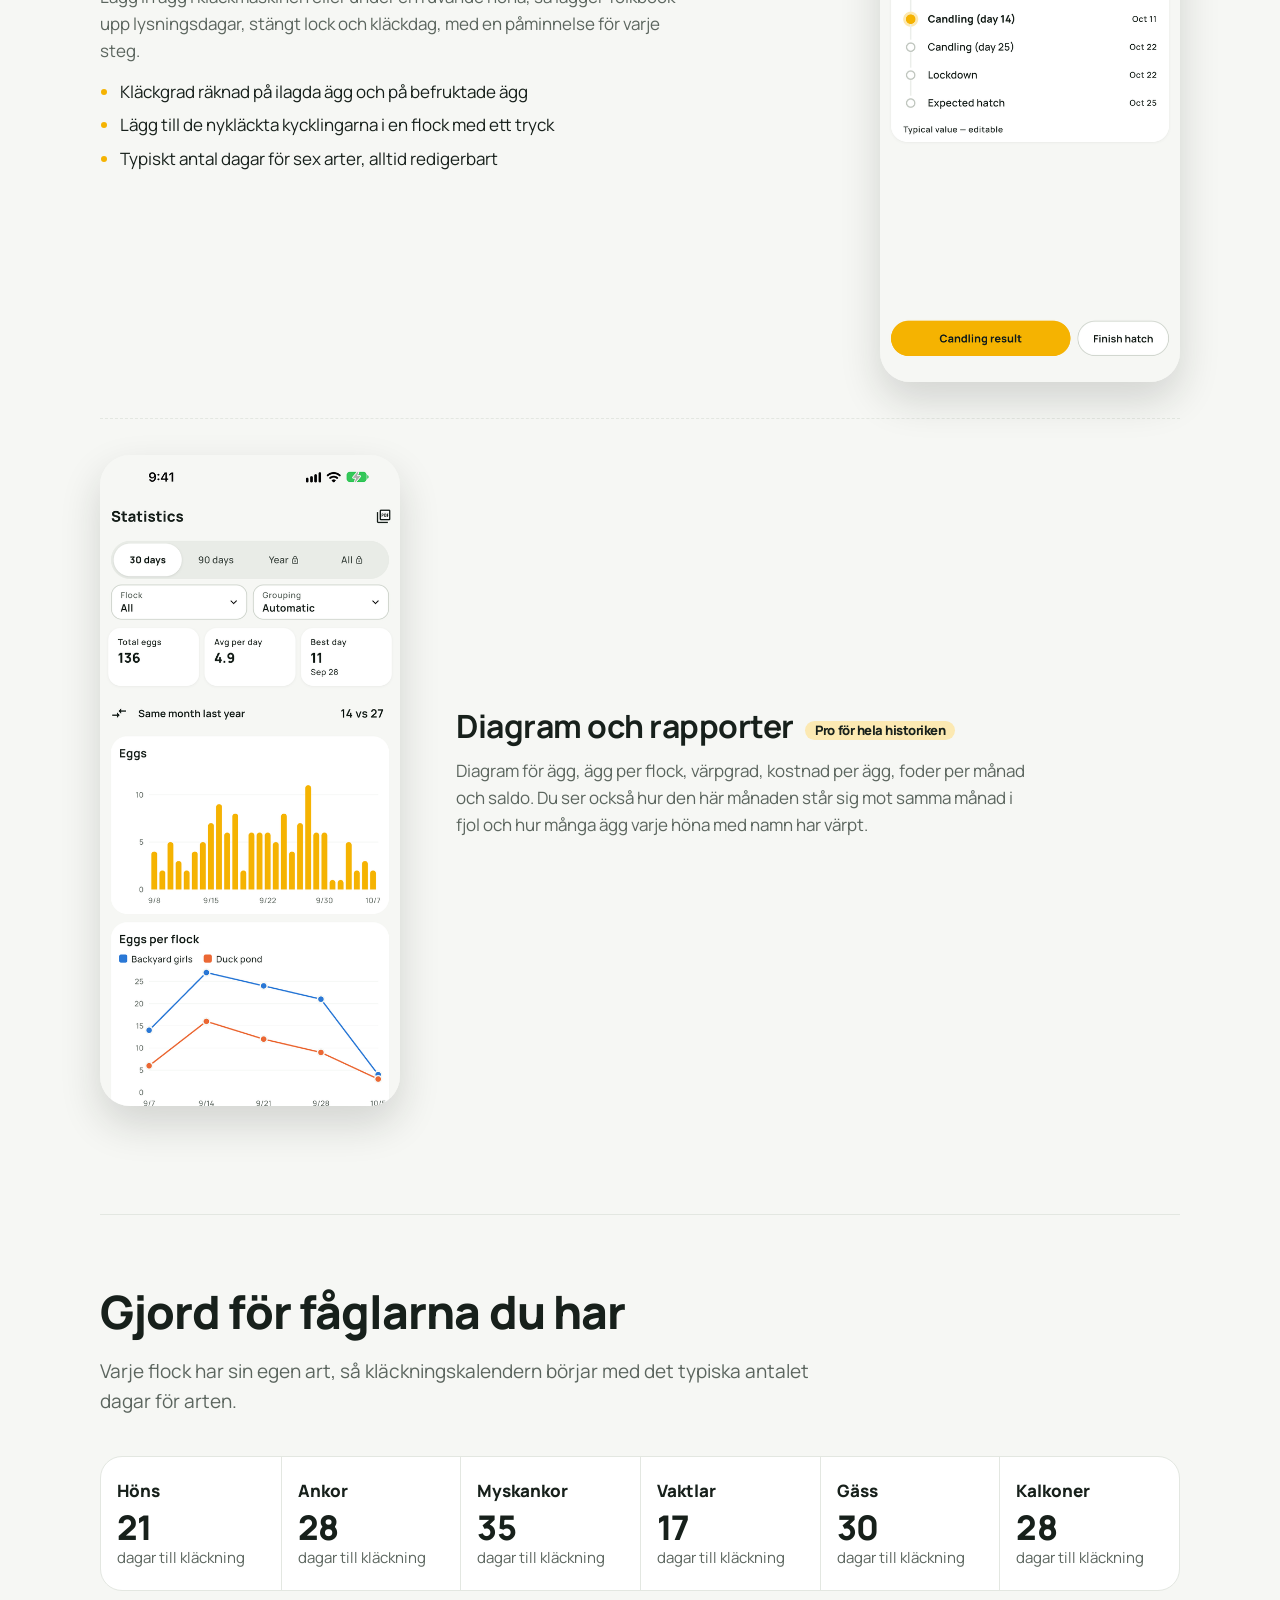
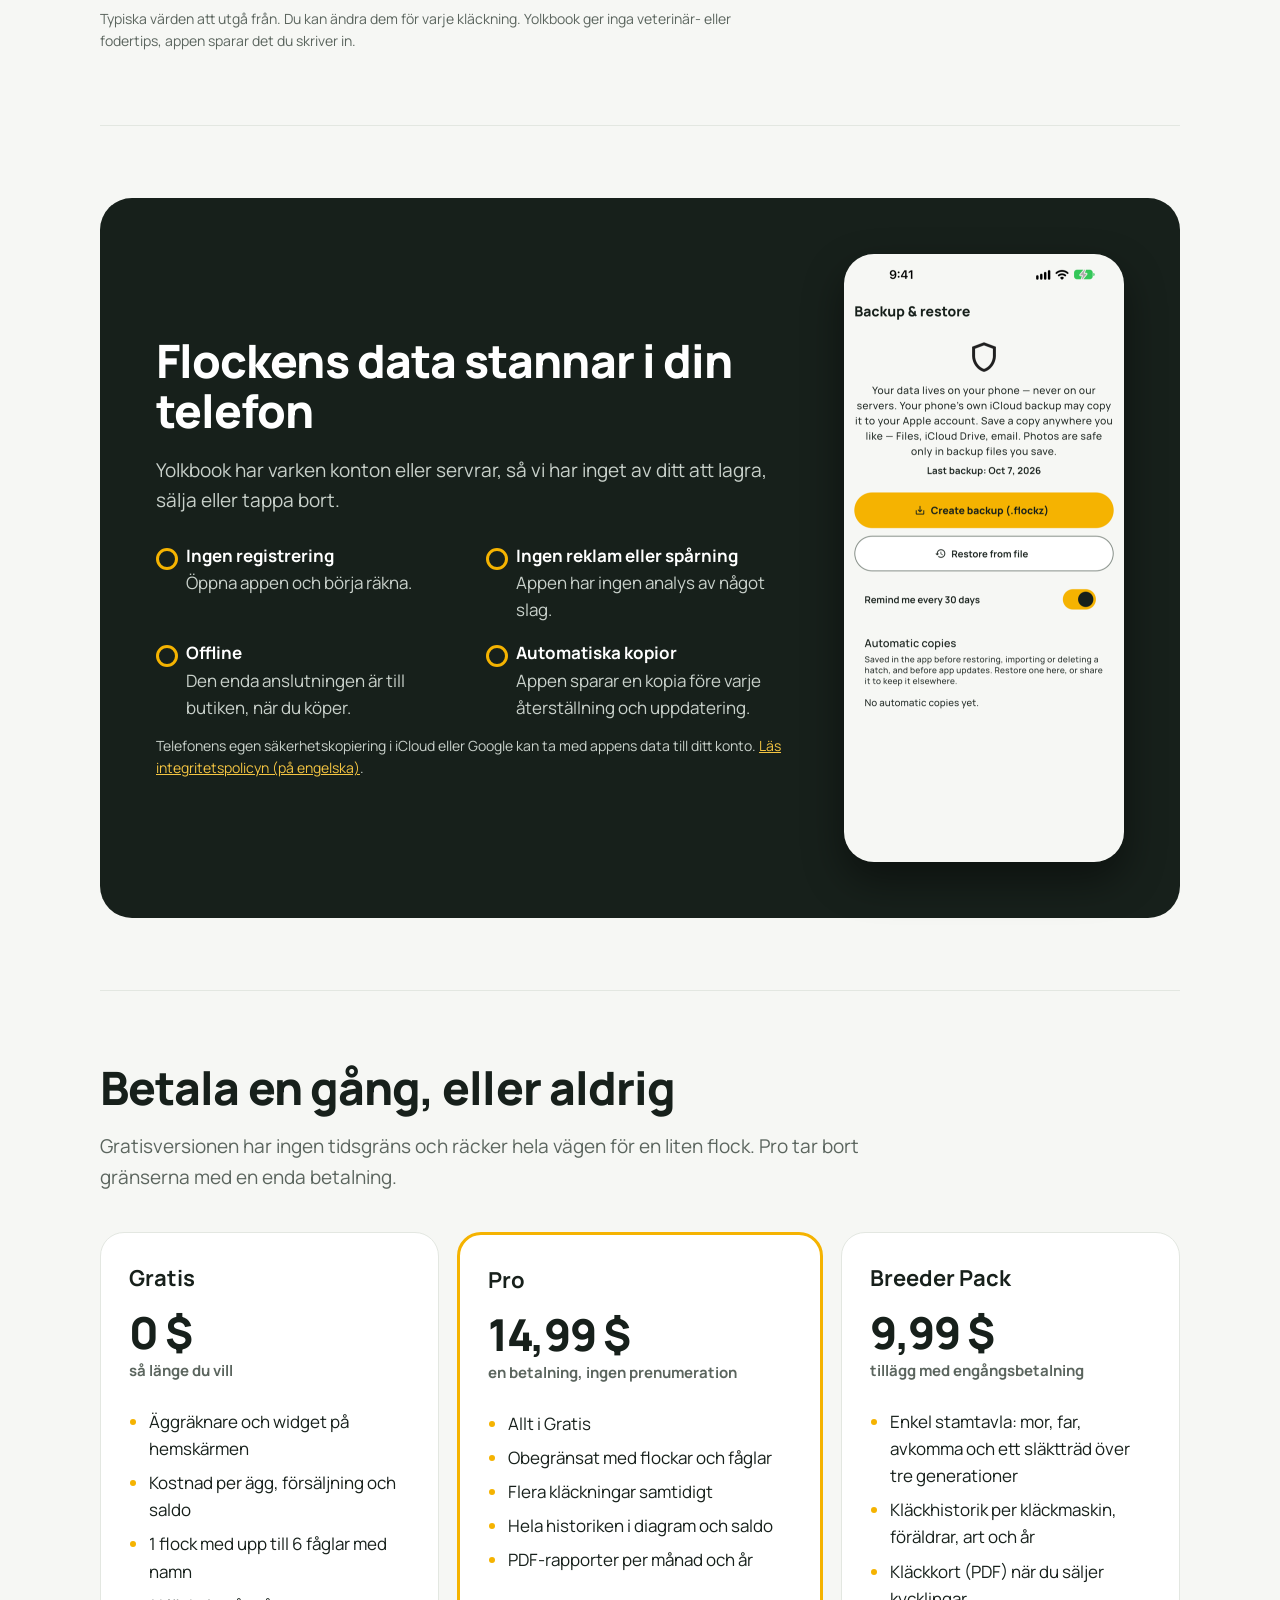
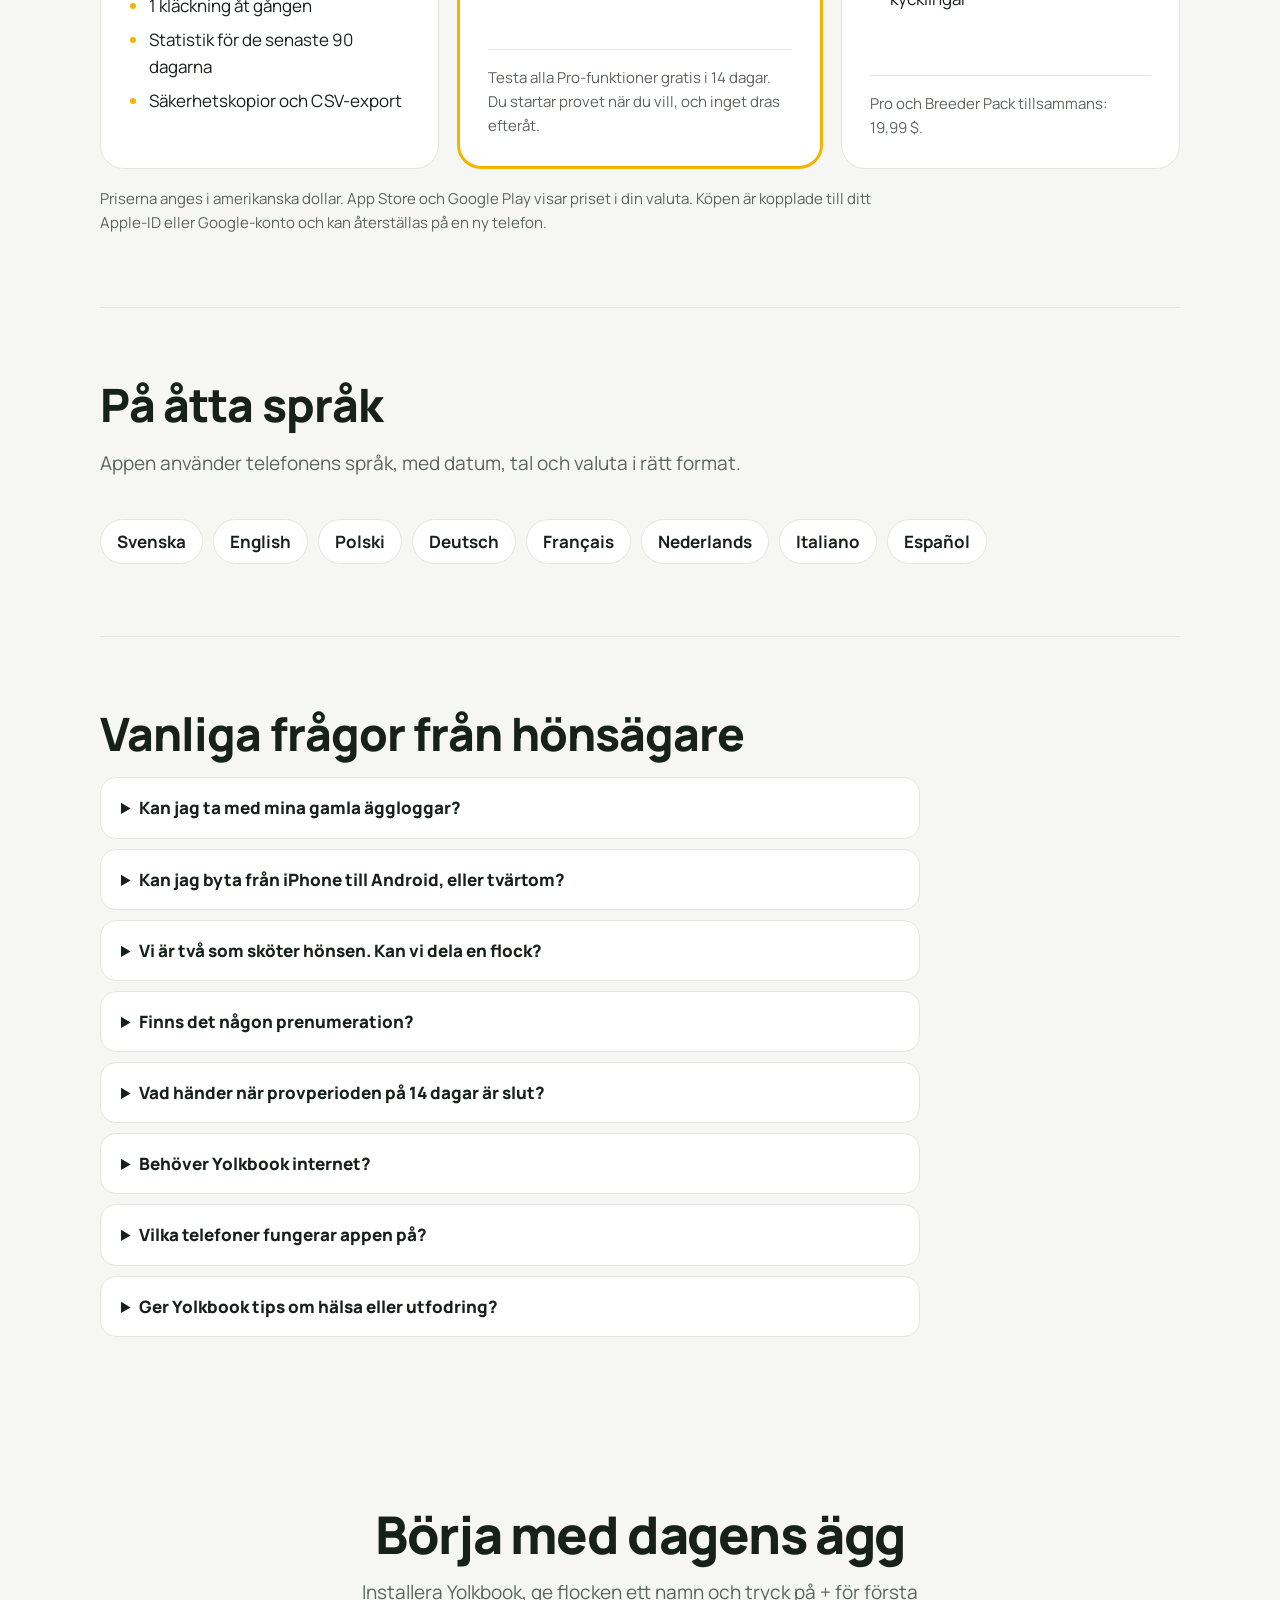
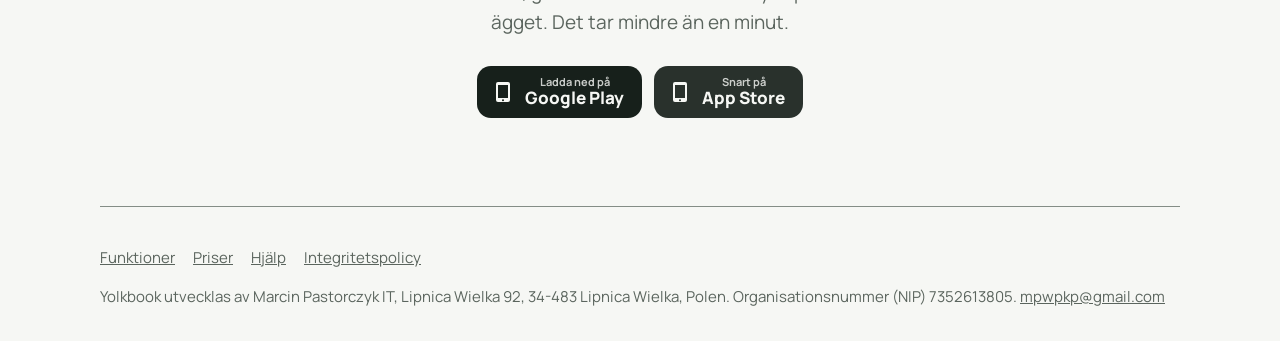
<file: sv/index.html>
<!doctype html>
<html lang="sv">
<head>
<meta charset="utf-8">
<meta name="viewport" content="width=device-width, initial-scale=1">
<title>Yolkbook: äggräknare och flockdagbok för höns och ankor</title>
<meta name="description" content="Räkna hönsens ägg med ett tryck, se vad varje ägg kostar och planera kläckningar. För höns, ankor, vaktlar, gäss och kalkoner. Data i telefonen. Betala en gång.">
<link rel="canonical" href="https://yolkbook.app/sv/">
<link rel="alternate" hreflang="en" href="https://yolkbook.app/">
<link rel="alternate" hreflang="pl" href="https://yolkbook.app/pl/">
<link rel="alternate" hreflang="de" href="https://yolkbook.app/de/">
<link rel="alternate" hreflang="fr" href="https://yolkbook.app/fr/">
<link rel="alternate" hreflang="nl" href="https://yolkbook.app/nl/">
<link rel="alternate" hreflang="sv" href="https://yolkbook.app/sv/">
<link rel="alternate" hreflang="it" href="https://yolkbook.app/it/">
<link rel="alternate" hreflang="es" href="https://yolkbook.app/es/">
<link rel="alternate" hreflang="x-default" href="https://yolkbook.app/">
<link rel="icon" href="../assets/favicon.png">
<link rel="apple-touch-icon" href="../assets/apple-touch-icon.png">
<link rel="preload" href="../assets/fonts/Manrope-ExtraBold.ttf" as="font" type="font/ttf" crossorigin>
<link rel="stylesheet" href="../assets/style.css">
<meta name="theme-color" content="#F6F7F4">
<meta property="og:type" content="website">
<meta property="og:site_name" content="Yolkbook">
<meta property="og:url" content="https://yolkbook.app/sv/">
<meta property="og:title" content="Yolkbook: äggräknare och flockdagbok">
<meta property="og:description" content="Räkna ägg med ett tryck, se vad varje ägg kostar och planera kläckningar. Dina data stannar i telefonen. Betala en gång.">
<meta property="og:image" content="https://yolkbook.app/assets/og-en.png">
<meta property="og:image:width" content="1200">
<meta property="og:image:height" content="630">
<meta property="og:locale" content="sv_SE">
<meta property="og:locale:alternate" content="en_US">
<meta property="og:locale:alternate" content="pl_PL">
<meta property="og:locale:alternate" content="de_DE">
<meta property="og:locale:alternate" content="fr_FR">
<meta property="og:locale:alternate" content="nl_NL">
<meta property="og:locale:alternate" content="it_IT">
<meta property="og:locale:alternate" content="es_ES">
<meta name="twitter:card" content="summary_large_image">
<script type="application/ld+json">
{
 "@context": "https://schema.org",
 "@graph": [
  {
   "@type": "MobileApplication",
   "@id": "https://yolkbook.app/#app",
   "name": "Yolkbook",
   "alternateName": "Yolkbook: äggräknare för höns",
   "description": "Äggräknare och flockdagbok för höns, ankor, vaktlar, gäss och kalkoner hemma på gården. Ägg per dag, kostnad per ägg, kläckningskalender, fågelkort, säkerhetskopior och export till CSV/PDF. Dina data stannar i enheten.",
   "url": "https://yolkbook.app/sv/",
   "image": "https://yolkbook.app/assets/icon.png",
   "operatingSystem": "iOS 15 eller senare, Android 7.0 eller senare",
   "applicationCategory": "LifestyleApplication",
   "inLanguage": [
    "sv",
    "en",
    "pl",
    "de",
    "fr",
    "nl",
    "it",
    "es"
   ],
   "offers": [
    {
     "@type": "Offer",
     "name": "Gratis",
     "price": "0",
     "priceCurrency": "USD"
    },
    {
     "@type": "Offer",
     "name": "Yolkbook Pro (engångsköp)",
     "price": "14.99",
     "priceCurrency": "USD"
    },
    {
     "@type": "Offer",
     "name": "Breeder Pack (engångsköp)",
     "price": "9.99",
     "priceCurrency": "USD"
    }
   ],
   "publisher": {
    "@id": "https://yolkbook.app/#org"
   }
  },
  {
   "@type": "Organization",
   "@id": "https://yolkbook.app/#org",
   "name": "Marcin Pastorczyk IT",
   "url": "https://yolkbook.app/",
   "email": "mpwpkp@gmail.com",
   "address": {
    "@type": "PostalAddress",
    "streetAddress": "Lipnica Wielka 92",
    "postalCode": "34-483",
    "addressLocality": "Lipnica Wielka",
    "addressCountry": "PL"
   }
  },
  {
   "@type": "FAQPage",
   "mainEntity": [
    {
     "@type": "Question",
     "name": "Kan jag ta med mina gamla äggloggar?",
     "acceptedAnswer": {
      "@type": "Answer",
      "text": "Ja. Importera dagliga äggantal från ett kalkylark eller från en annan apps CSV-export. Du behöver en kolumn med datum och en med antal ägg, en kolumn för flock är valfri."
     }
    },
    {
     "@type": "Question",
     "name": "Kan jag byta från iPhone till Android, eller tvärtom?",
     "acceptedAnswer": {
      "@type": "Answer",
      "text": "Ja. Skapa en säkerhetskopia under Alternativ, spara den i molnet eller mejla den till dig själv och återställ den på den nya telefonen. Filen innehåller dina foton."
     }
    },
    {
     "@type": "Question",
     "name": "Finns det någon prenumeration?",
     "acceptedAnswer": {
      "@type": "Answer",
      "text": "Nej. Gratisversionen har ingen tidsgräns. Pro och Breeder Pack är engångsköp."
     }
    },
    {
     "@type": "Question",
     "name": "Behöver Yolkbook internet?",
     "acceptedAnswer": {
      "@type": "Answer",
      "text": "Nej. Allt fungerar offline. Appen ansluter bara till App Store eller Google Play när du köper eller återställer ett köp."
     }
    },
    {
     "@type": "Question",
     "name": "Ger Yolkbook tips om hälsa eller utfodring?",
     "acceptedAnswer": {
      "@type": "Answer",
      "text": "Nej. Yolkbook sparar det du skriver in. Referensvärden som antal ruvningsdagar är typiska utgångsvärden som du kan ändra."
     }
    }
   ]
  }
 ]
}
</script>
</head>
<body>
<a class="skip" href="#main">Hoppa till innehållet</a>
<div class="wrap">
  <header class="top">
    <a class="brand" href="./"><img src="../assets/icon.png" alt="" width="36" height="36">Yolkbook</a>
    <nav class="top" aria-label="Huvudmeny">
      <a class="hide-sm" href="#funktioner">Funktioner</a>
      <a class="hide-sm" href="#priser">Priser</a>
      <a class="hide-sm" href="#fragor">Frågor</a>
      <a class="hide-sm" href="../support.html">Hjälp</a>
      <details class="langmenu"><summary aria-label="Svenska">SV</summary><ul><li><a href="../" hreflang="en" lang="en">English</a></li><li><a href="../pl/" hreflang="pl" lang="pl">Polski</a></li><li><a href="../de/" hreflang="de" lang="de">Deutsch</a></li><li><a href="../fr/" hreflang="fr" lang="fr">Français</a></li><li><a href="../nl/" hreflang="nl" lang="nl">Nederlands</a></li><li><a href="../sv/" hreflang="sv" lang="sv" aria-current="page">Svenska</a></li><li><a href="../it/" hreflang="it" lang="it">Italiano</a></li><li><a href="../es/" hreflang="es" lang="es">Español</a></li></ul></details>
    </nav>
  </header>

  <main id="main">
    <section class="hero">
      <div>
        <h1>Varje ägg räknat. Varje anteckning sparad.</h1>
        <p class="lead">Yolkbook är en äggräknare och flockdagbok för dig som har höns, ankor, vaktlar, gäss eller kalkoner hemma. Logga dagens ägg med två tryck, se vad varje ägg kostar dig och planera dina kläckningar. Allt du antecknar stannar i telefonen.</p>
        <ul class="facts"><li>Gratis att börja</li><li>Fungerar offline</li><li>Pro betalar du en gång</li></ul>
        <div class="stores">
          <a class="store" href="https://play.google.com/store/apps/details?id=app.yolkbook&amp;hl=sv"><svg viewBox="0 0 24 24" aria-hidden="true"><path d="M7 2h10a2 2 0 0 1 2 2v16a2 2 0 0 1-2 2H7a2 2 0 0 1-2-2V4a2 2 0 0 1 2-2zm0 3v13h10V5H7zm5 14.2a1 1 0 1 0 0 2 1 1 0 0 0 0-2z"/></svg><span><small>Ladda ned på</small><strong>Google Play</strong></span></a><span class="store"><svg viewBox="0 0 24 24" aria-hidden="true"><path d="M7 2h10a2 2 0 0 1 2 2v16a2 2 0 0 1-2 2H7a2 2 0 0 1-2-2V4a2 2 0 0 1 2-2zm0 3v13h10V5H7zm5 14.2a1 1 0 1 0 0 2 1 1 0 0 0 0-2z"/></svg><span><small>Snart på</small><strong>App Store</strong></span></span>
          <p class="note">För iPhone, iPad och Android. Finns nu på Google Play; App Store-versionen granskas av Apple.</p>
        </div>
      </div>

      <div class="counter" data-carton data-lang="sv" data-start="7" data-one="ägg i dag" data-many="ägg i dag"
           data-hint="Tryck på + precis som vid dörren till hönshuset." data-full="&lt;strong&gt;Ett helt dussin.&lt;/strong&gt; Appen håller räkningen och räknar ut kostnaden per ägg åt dig.">
        <div class="counter-head">
          <span class="counter-flock">Gårdens höns</span>
          <span class="counter-meta">8 hönor</span>
        </div>
        <div class="counter-row">
          <button class="round" type="button" data-minus aria-label="Ta bort ett ägg">−</button>
          <div class="counter-num" aria-live="polite"><output>0</output><span data-label>ägg i dag</span></div>
          <button class="round plus" type="button" data-plus aria-label="Lägg till ett ägg">+</button>
        </div>
        <div class="carton" aria-hidden="true"><span class="cell"></span><span class="cell"></span><span class="cell"></span><span class="cell"></span><span class="cell"></span><span class="cell"></span><span class="cell"></span><span class="cell"></span><span class="cell"></span><span class="cell"></span><span class="cell"></span><span class="cell"></span></div>
        <p class="counter-foot" data-foot>Tryck på + precis som vid dörren till hönshuset.</p>
      </div>
    </section>

    <section class="block" aria-labelledby="why">
      <h2 id="why">Appar kommer och går. Dina äggloggar ska finnas kvar.</h2>
      <p class="intro">När en populär gratis äggräknare försvann från App Store förlorade hönsägare flera års värpdata på köpet. Yolkbook är byggd så att det inte kan hända dig: det finns inget konto som kan stängas och ingen server hos oss som kan släckas.</p>
      <ul class="promises"><li><h3>Sparat i telefonen</h3><p>Flockar, ägg, kostnader, kläckningar, anteckningar och foton finns i appen på din enhet. Inget skickas till oss.</p></li><li><h3>Säkerhetskopia med ett tryck</h3><p>Spara en enda säkerhetskopia i Filer, iCloud Drive, Google Drive eller via e-post och återställ den på vilken telefon som helst, iPhone eller Android.</p></li><li><h3>Vanliga filer du kan öppna</h3><p>Exportera ägg, utgifter, fåglar och kläckningar som CSV till valfritt kalkylark, eller som PDF-rapporter per månad och år.</p></li></ul>
    </section>

    <section class="block" id="funktioner" aria-labelledby="features-title">
      <h2 id="features-title">Det här kan du göra med Yolkbook</h2>
      <p class="intro">Sex skärmar täcker vardagen med en liten flock, från morgonens äggräkning till kläckningen tre veckor senare.</p>
      <article class="feature">
        <div>
          <h3>Logga dagen med två tryck</h3>
          <p>I dag-skärmen har en stor räknare för varje flock. Öppna appen, tryck på +, klart.</p>
          <ul><li>Widget på hemskärmen med +1 och −1 för varje flock</li><li>Valfri räkning per höna, så du ser vem som värper</li><li>Äggmärkning: dubbelgula, mjukt skal, trasigt och mer</li><li>Håll koll på ägg som sålts, skänkts bort och gått till hushållet</li></ul>
        </div>
        <div class="shot"><img src="../assets/screens/en/1.png" width="560" height="1216" loading="lazy" alt="I dag-skärmen med en äggräknare för två flockar och veckans kostnad per ägg"></div>
      </article>
      <article class="feature">
        <div>
          <h3>Se varje dag i månaden</h3>
          <p>Kalendern färgar varje dag efter hur många ägg du plockat. Dagar du glömt att logga ser annorlunda ut än dagar utan ägg, så luckorna är lätta att fylla i.</p>
        </div>
        <div class="shot"><img src="../assets/screens/en/2.png" width="560" height="1216" loading="lazy" alt="Månadskalender med antal ägg per dag"></div>
      </article>
      <article class="feature">
        <div>
          <h3>Vet vad ett ägg verkligen kostar</h3>
          <p>Logga foder, strö och andra utgifter på några sekunder, appen kommer ihåg vad du köpte förra gången. Yolkbook delar dina kostnader med dina ägg.</p>
          <ul><li>Kostnad per ägg och per dussin, bredvid ditt butikspris</li><li>Äggförsäljning och löpande saldo</li><li>Utrustning som ett nytt hönshus räknas inte in i kostnaden per ägg</li><li>Din egen valuta och förpackningsstorlek (6, 10, 12…)</li></ul>
        </div>
        <div class="shot"><img src="../assets/screens/en/3.png" width="560" height="1216" loading="lazy" alt="Pengar-skärmen med kostnad per ägg, utgifter och saldo"></div>
      </article>
      <article class="feature">
        <div>
          <h3>Ett kort för varje fågel</h3>
          <p>Ge hönorna namn och spara foton, ras, kläckdatum och status: värper, ruvig, ruggar, värper inte. Varje fågel har sin historik och sina egna anteckningar.</p>
          <ul><li>Anteckningar med datum, taggar och foton, med dina egna ord</li><li>Påminnelser enligt ditt eget schema, till exempel att städa hönshuset</li><li>Platsdata tas bort från varje foto du lägger till</li></ul>
        </div>
        <div class="shot"><img src="../assets/screens/en/4.png" width="560" height="1216" loading="lazy" alt="En hönas kort med foto, status och historik"></div>
      </article>
      <article class="feature">
        <div>
          <h3>Kläckningar i kalendern</h3>
          <p>Lägg in ägg i kläckmaskinen eller under en ruvande höna, så lägger Yolkbook upp lysningsdagar, stängt lock och kläckdag, med en påminnelse för varje steg.</p>
          <ul><li>Kläckgrad räknad på ilagda ägg och på befruktade ägg</li><li>Lägg till de nykläckta kycklingarna i en flock med ett tryck</li><li>Typiskt antal dagar för sex arter, alltid redigerbart</li></ul>
        </div>
        <div class="shot"><img src="../assets/screens/en/5.png" width="560" height="1216" loading="lazy" alt="Ruvningens tidslinje med lysningsdagar och kläckdag"></div>
      </article>
      <article class="feature">
        <div>
          <h3>Diagram och rapporter <span class="tag">Pro för hela historiken</span></h3>
          <p>Diagram för ägg, ägg per flock, värpgrad, kostnad per ägg, foder per månad och saldo. Du ser också hur den här månaden står sig mot samma månad i fjol och hur många ägg varje höna med namn har värpt.</p>
        </div>
        <div class="shot"><img src="../assets/screens/en/7.png" width="560" height="1216" loading="lazy" alt="Statistik med ett diagram över ägg under 30 dagar"></div>
      </article>
    </section>

    <section class="block" aria-labelledby="species-title">
      <h2 id="species-title">Gjord för fåglarna du har</h2>
      <p class="intro">Varje flock har sin egen art, så kläckningskalendern börjar med det typiska antalet dagar för arten.</p>
      <dl class="species"><div><dt>Höns</dt><dd><span class="days">21</span>dagar till kläckning</dd></div><div><dt>Ankor</dt><dd><span class="days">28</span>dagar till kläckning</dd></div><div><dt>Myskankor</dt><dd><span class="days">35</span>dagar till kläckning</dd></div><div><dt>Vaktlar</dt><dd><span class="days">17</span>dagar till kläckning</dd></div><div><dt>Gäss</dt><dd><span class="days">30</span>dagar till kläckning</dd></div><div><dt>Kalkoner</dt><dd><span class="days">28</span>dagar till kläckning</dd></div></dl>
      <p class="fineprint">Typiska värden att utgå från. Du kan ändra dem för varje kläckning. Yolkbook ger inga veterinär- eller fodertips, appen sparar det du skriver in.</p>
    </section>

    <section class="block" aria-labelledby="privacy-title">
      <div class="band">
        <div>
          <h2 id="privacy-title">Flockens data stannar i din telefon</h2>
          <p class="intro">Yolkbook har varken konton eller servrar, så vi har inget av ditt att lagra, sälja eller tappa bort.</p>
          <ul><li><strong>Ingen registrering</strong>Öppna appen och börja räkna.</li><li><strong>Ingen reklam eller spårning</strong>Appen har ingen analys av något slag.</li><li><strong>Offline</strong>Den enda anslutningen är till butiken, när du köper.</li><li><strong>Automatiska kopior</strong>Appen sparar en kopia före varje återställning och uppdatering.</li></ul>
          <p class="fineprint band-fine">Telefonens egen säkerhetskopiering i iCloud eller Google kan ta med appens data till ditt konto. <a href="../privacy.html">Läs integritetspolicyn (på engelska)</a>.</p>
        </div>
        <div class="shot"><img src="../assets/screens/en/6.png" width="560" height="1216" loading="lazy" alt="Skärmen för säkerhetskopiering och återställning"></div>
      </div>
    </section>

    <section class="block" id="priser" aria-labelledby="pricing-title">
      <h2 id="pricing-title">Betala en gång, eller aldrig</h2>
      <p class="intro">Gratisversionen har ingen tidsgräns och räcker hela vägen för en liten flock. Pro tar bort gränserna med en enda betalning.</p>
      <div class="plans"><div class="plan"><h3>Gratis</h3><p class="price">0 $</p><p class="per">så länge du vill</p><ul><li>Äggräknare och widget på hemskärmen</li><li>Kostnad per ägg, försäljning och saldo</li><li>1 flock med upp till 6 fåglar med namn</li><li>1 kläckning åt gången</li><li>Statistik för de senaste 90 dagarna</li><li>Säkerhetskopior och CSV-export</li></ul></div><div class="plan pro"><h3>Pro</h3><p class="price">14,99 $</p><p class="per">en betalning, ingen prenumeration</p><ul><li>Allt i Gratis</li><li>Obegränsat med flockar och fåglar</li><li>Flera kläckningar samtidigt</li><li>Hela historiken i diagram och saldo</li><li>PDF-rapporter per månad och år</li></ul><div class="extra"><p>Testa alla Pro-funktioner gratis i 14 dagar. Du startar provet när du vill, och inget dras efteråt.</p></div></div><div class="plan"><h3>Breeder Pack</h3><p class="price">9,99 $</p><p class="per">tillägg med engångsbetalning</p><ul><li>Enkel stamtavla: mor, far, avkomma och ett släktträd över tre generationer</li><li>Kläckhistorik per kläckmaskin, föräldrar, art och år</li><li>Kläckkort (PDF) när du säljer kycklingar</li></ul><div class="extra"><p>Pro och Breeder Pack tillsammans: 19,99 $.</p></div></div></div>
      <p class="pricing-note">Priserna anges i amerikanska dollar. App Store och Google Play visar priset i din valuta. Köpen är kopplade till ditt Apple-ID eller Google-konto och kan återställas på en ny telefon.</p>
    </section>

    <section class="block" aria-labelledby="langs-title">
      <h2 id="langs-title">På åtta språk</h2>
      <p class="intro">Appen använder telefonens språk, med datum, tal och valuta i rätt format.</p>
      <ul class="langs"><li lang="sv">Svenska</li><li lang="en">English</li><li lang="pl">Polski</li><li lang="de">Deutsch</li><li lang="fr">Français</li><li lang="nl">Nederlands</li><li lang="it">Italiano</li><li lang="es">Español</li></ul>
    </section>

    <section class="block faq" id="fragor" aria-labelledby="faq-title">
      <h2 id="faq-title">Vanliga frågor från hönsägare</h2>
      <details><summary>Kan jag ta med mina gamla äggloggar?</summary><p>Ja. Importera dagliga äggantal från ett kalkylark eller från en annan apps CSV-export. Du behöver en kolumn med datum och en med antal ägg, en kolumn för flock är valfri.</p></details>
      <details><summary>Kan jag byta från iPhone till Android, eller tvärtom?</summary><p>Ja. Skapa en säkerhetskopia under Alternativ, spara den i molnet eller mejla den till dig själv och återställ den på den nya telefonen. Filen innehåller dina foton.</p></details>
      <details><summary>Vi är två som sköter hönsen. Kan vi dela en flock?</summary><p>Varje telefon har sina egna poster, och det finns ingen synkning i realtid än. Du kan slå ihop en säkerhetskopia från en annan telefon. Om båda telefonerna har loggat samma dag behålls den senaste posten.</p></details>
      <details><summary>Finns det någon prenumeration?</summary><p>Nej. Gratisversionen har ingen tidsgräns. Pro och Breeder Pack är engångsköp.</p></details>
      <details><summary>Vad händer när provperioden på 14 dagar är slut?</summary><p>Appen går tillbaka till gratisversionen. Allt du har loggat finns kvar, och du kan fortfarande se och exportera det.</p></details>
      <details><summary>Behöver Yolkbook internet?</summary><p>Nej. Allt fungerar offline. Appen ansluter bara till App Store eller Google Play när du köper eller återställer ett köp.</p></details>
      <details><summary>Vilka telefoner fungerar appen på?</summary><p>iPhone och iPad med iOS 15 eller senare, och Android-telefoner och surfplattor med Android 7.0 eller senare. Den interaktiva widgeten kräver iOS 17 på iPhone.</p></details>
      <details><summary>Ger Yolkbook tips om hälsa eller utfodring?</summary><p>Nej. Yolkbook sparar det du skriver in. Referensvärden som antal ruvningsdagar är typiska utgångsvärden som du kan ändra.</p></details>
      </section>

    <section class="closing" aria-labelledby="closing-title">
      <h2 id="closing-title">Börja med dagens ägg</h2>
      <p>Installera Yolkbook, ge flocken ett namn och tryck på + för första ägget. Det tar mindre än en minut.</p>
      <div class="stores"><a class="store" href="https://play.google.com/store/apps/details?id=app.yolkbook&amp;hl=sv"><svg viewBox="0 0 24 24" aria-hidden="true"><path d="M7 2h10a2 2 0 0 1 2 2v16a2 2 0 0 1-2 2H7a2 2 0 0 1-2-2V4a2 2 0 0 1 2-2zm0 3v13h10V5H7zm5 14.2a1 1 0 1 0 0 2 1 1 0 0 0 0-2z"/></svg><span><small>Ladda ned på</small><strong>Google Play</strong></span></a><span class="store"><svg viewBox="0 0 24 24" aria-hidden="true"><path d="M7 2h10a2 2 0 0 1 2 2v16a2 2 0 0 1-2 2H7a2 2 0 0 1-2-2V4a2 2 0 0 1 2-2zm0 3v13h10V5H7zm5 14.2a1 1 0 1 0 0 2 1 1 0 0 0 0-2z"/></svg><span><small>Snart på</small><strong>App Store</strong></span></span></div>
    </section>
  </main>

  <footer class="bottom">
    <p class="links"><a href="#funktioner">Funktioner</a><a href="#priser">Priser</a><a href="../support.html">Hjälp</a><a href="../privacy.html">Integritetspolicy</a></p>
    <p>Yolkbook utvecklas av Marcin Pastorczyk IT, Lipnica Wielka 92, 34-483 Lipnica Wielka, Polen. Organisationsnummer (NIP) 7352613805. <a href="mailto:mpwpkp@gmail.com">mpwpkp@gmail.com</a></p>
  </footer>
</div>
<script src="../assets/carton.js" defer></script>
</body>
</html>
</file>
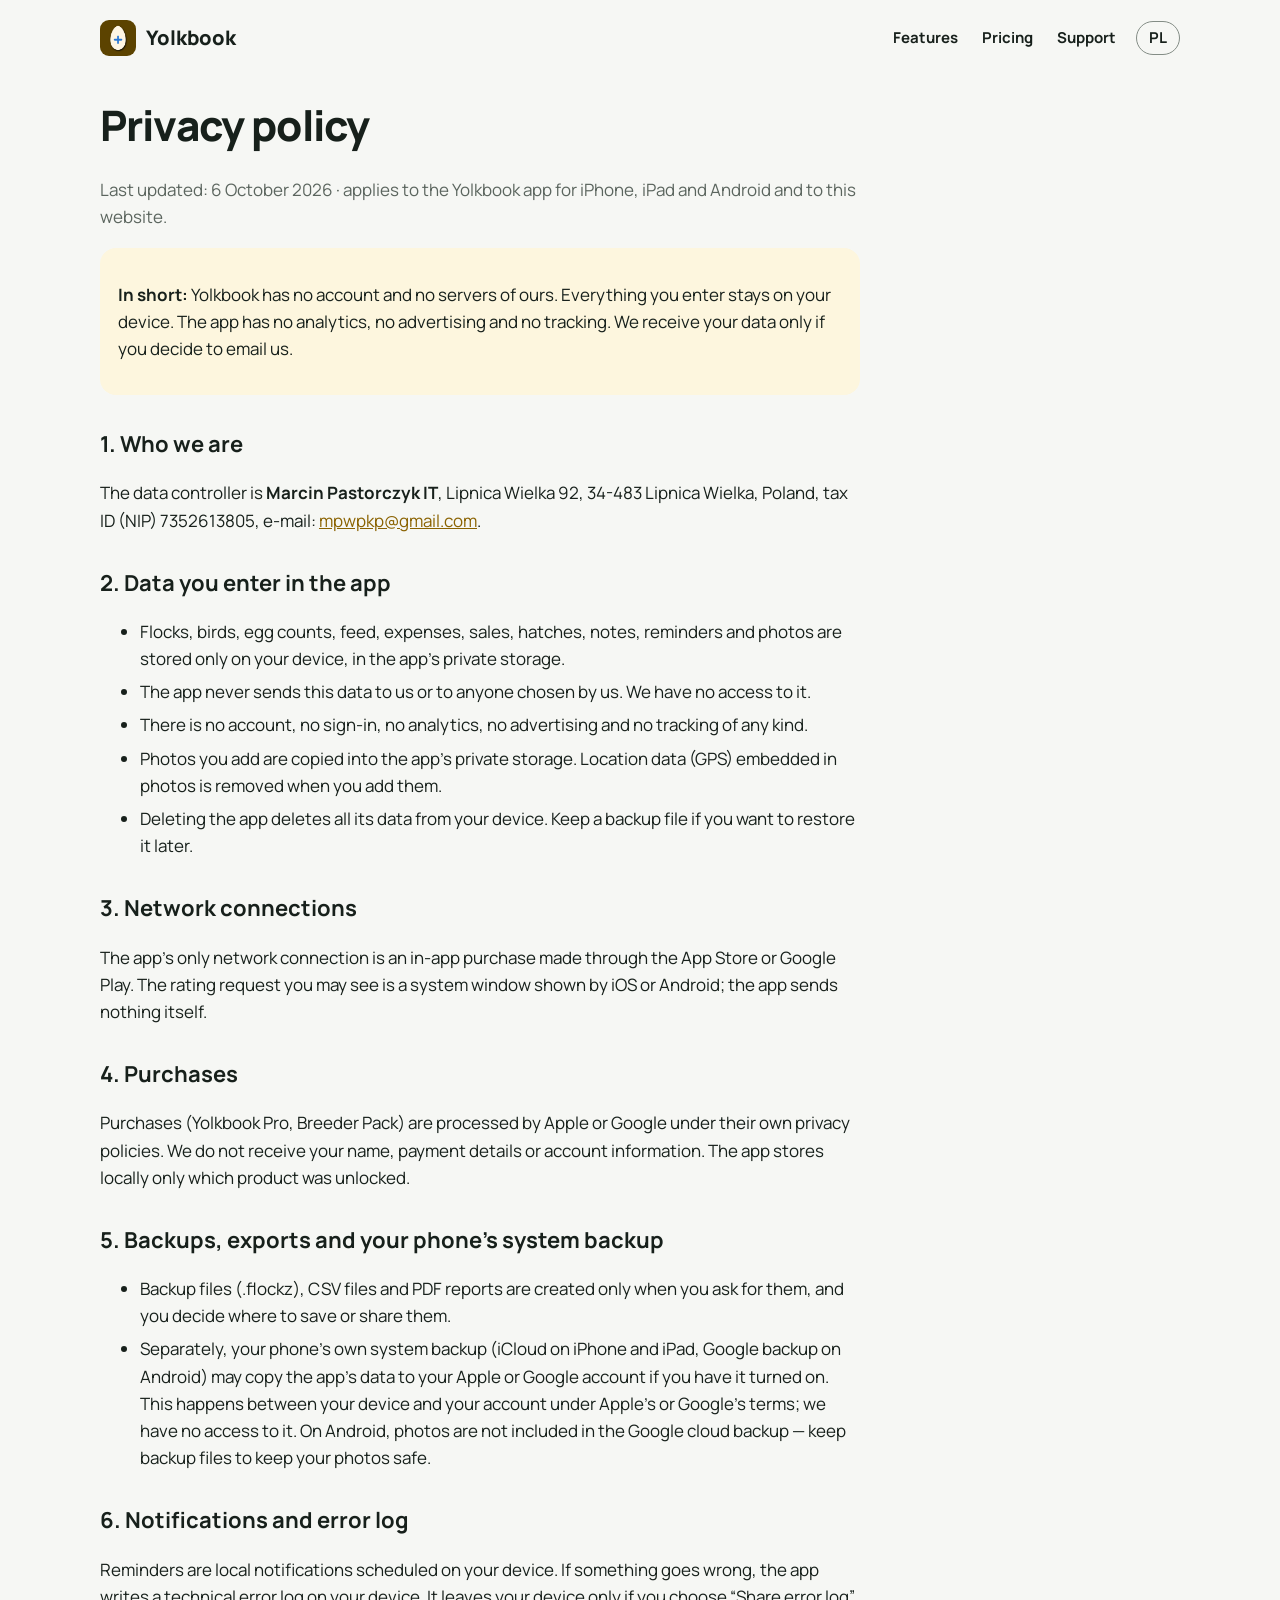
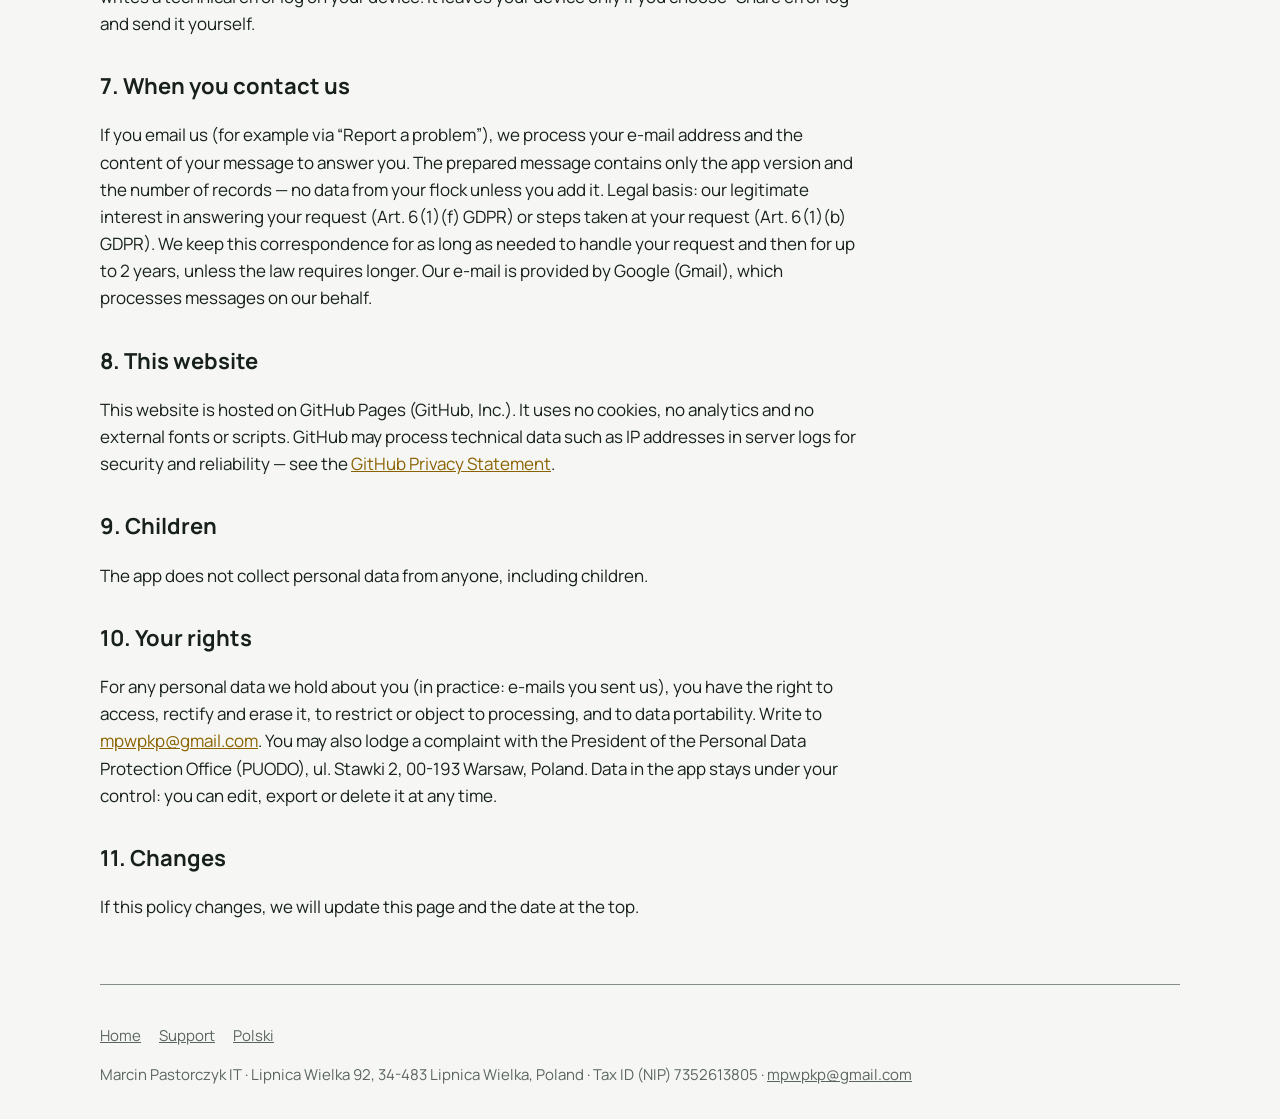
<file: privacy.html>
<!doctype html>
<html lang="en">
<head>
<meta charset="utf-8">
<meta name="viewport" content="width=device-width, initial-scale=1">
<title>Yolkbook privacy policy</title>
<meta name="description" content="Yolkbook privacy policy: your data stays on your phone. No account, no analytics, no tracking.">
<link rel="apple-touch-icon" href="assets/apple-touch-icon.png">
<link rel="icon" href="assets/favicon.png">
<link rel="canonical" href="https://yolkbook.app/privacy.html">
<link rel="alternate" hreflang="en" href="https://yolkbook.app/privacy.html">
<link rel="alternate" hreflang="pl" href="https://yolkbook.app/pl/privacy.html">
<link rel="alternate" hreflang="x-default" href="https://yolkbook.app/privacy.html">
<meta property="og:image" content="https://yolkbook.app/assets/og-en.png">
<link rel="stylesheet" href="assets/style.css">
</head>
<body>
<div class="wrap">
  <header class="top">
    <a class="brand" href="./"><img src="assets/icon.png" alt="">Yolkbook</a>
    <nav class="top" aria-label="Main">
      <a class="hide-sm" href="./#features">Features</a>
      <a class="hide-sm" href="./#pricing">Pricing</a>
      <a class="hide-sm" href="support.html">Support</a>
      <a class="lang" href="pl/privacy.html" hreflang="pl" lang="pl">PL</a>
    </nav>
  </header>

  <main class="doc">
    <h1>Privacy policy</h1>
    <p class="updated">Last updated: 6 October 2026 · applies to the Yolkbook app for iPhone, iPad and Android and to this website.</p>

    <div class="box">
      <p><strong>In short:</strong> Yolkbook has no account and no servers of ours. Everything you enter stays on your device. The app has no analytics, no advertising and no tracking. We receive your data only if you decide to email us.</p>
    </div>

    <h2>1. Who we are</h2>
    <p>The data controller is <strong>Marcin Pastorczyk IT</strong>, Lipnica Wielka 92, 34-483 Lipnica Wielka, Poland, tax ID (NIP) 7352613805, e-mail: <a href="mailto:mpwpkp@gmail.com">mpwpkp@gmail.com</a>.</p>

    <h2>2. Data you enter in the app</h2>
    <ul>
      <li>Flocks, birds, egg counts, feed, expenses, sales, hatches, notes, reminders and photos are stored only on your device, in the app's private storage.</li>
      <li>The app never sends this data to us or to anyone chosen by us. We have no access to it.</li>
      <li>There is no account, no sign-in, no analytics, no advertising and no tracking of any kind.</li>
      <li>Photos you add are copied into the app's private storage. Location data (GPS) embedded in photos is removed when you add them.</li>
      <li>Deleting the app deletes all its data from your device. Keep a backup file if you want to restore it later.</li>
    </ul>

    <h2>3. Network connections</h2>
    <p>The app's only network connection is an in-app purchase made through the App Store or Google Play. The rating request you may see is a system window shown by iOS or Android; the app sends nothing itself.</p>

    <h2>4. Purchases</h2>
    <p>Purchases (Yolkbook Pro, Breeder Pack) are processed by Apple or Google under their own privacy policies. We do not receive your name, payment details or account information. The app stores locally only which product was unlocked.</p>

    <h2>5. Backups, exports and your phone's system backup</h2>
    <ul>
      <li>Backup files (.flockz), CSV files and PDF reports are created only when you ask for them, and you decide where to save or share them.</li>
      <li>Separately, your phone's own system backup (iCloud on iPhone and iPad, Google backup on Android) may copy the app's data to your Apple or Google account if you have it turned on. This happens between your device and your account under Apple's or Google's terms; we have no access to it. On Android, photos are not included in the Google cloud backup — keep backup files to keep your photos safe.</li>
    </ul>

    <h2>6. Notifications and error log</h2>
    <p>Reminders are local notifications scheduled on your device. If something goes wrong, the app writes a technical error log on your device. It leaves your device only if you choose “Share error log” and send it yourself.</p>

    <h2>7. When you contact us</h2>
    <p>If you email us (for example via “Report a problem”), we process your e-mail address and the content of your message to answer you. The prepared message contains only the app version and the number of records — no data from your flock unless you add it. Legal basis: our legitimate interest in answering your request (Art. 6(1)(f) GDPR) or steps taken at your request (Art. 6(1)(b) GDPR). We keep this correspondence for as long as needed to handle your request and then for up to 2 years, unless the law requires longer. Our e-mail is provided by Google (Gmail), which processes messages on our behalf.</p>

    <h2>8. This website</h2>
    <p>This website is hosted on GitHub Pages (GitHub, Inc.). It uses no cookies, no analytics and no external fonts or scripts. GitHub may process technical data such as IP addresses in server logs for security and reliability — see the <a href="https://docs.github.com/en/site-policy/privacy-policies/github-general-privacy-statement">GitHub Privacy Statement</a>.</p>

    <h2>9. Children</h2>
    <p>The app does not collect personal data from anyone, including children.</p>

    <h2>10. Your rights</h2>
    <p>For any personal data we hold about you (in practice: e-mails you sent us), you have the right to access, rectify and erase it, to restrict or object to processing, and to data portability. Write to <a href="mailto:mpwpkp@gmail.com">mpwpkp@gmail.com</a>. You may also lodge a complaint with the President of the Personal Data Protection Office (PUODO), ul. Stawki 2, 00-193 Warsaw, Poland. Data in the app stays under your control: you can edit, export or delete it at any time.</p>

    <h2>11. Changes</h2>
    <p>If this policy changes, we will update this page and the date at the top.</p>
  </main>

  <footer class="bottom">
    <p class="links"><a href="./">Home</a><a href="support.html">Support</a><a href="pl/privacy.html">Polski</a></p>
    <p>Marcin Pastorczyk IT · Lipnica Wielka 92, 34-483 Lipnica Wielka, Poland · Tax ID (NIP) 7352613805 · <a href="mailto:mpwpkp@gmail.com">mpwpkp@gmail.com</a></p>
  </footer>
</div>
</body>
</html>
</file>
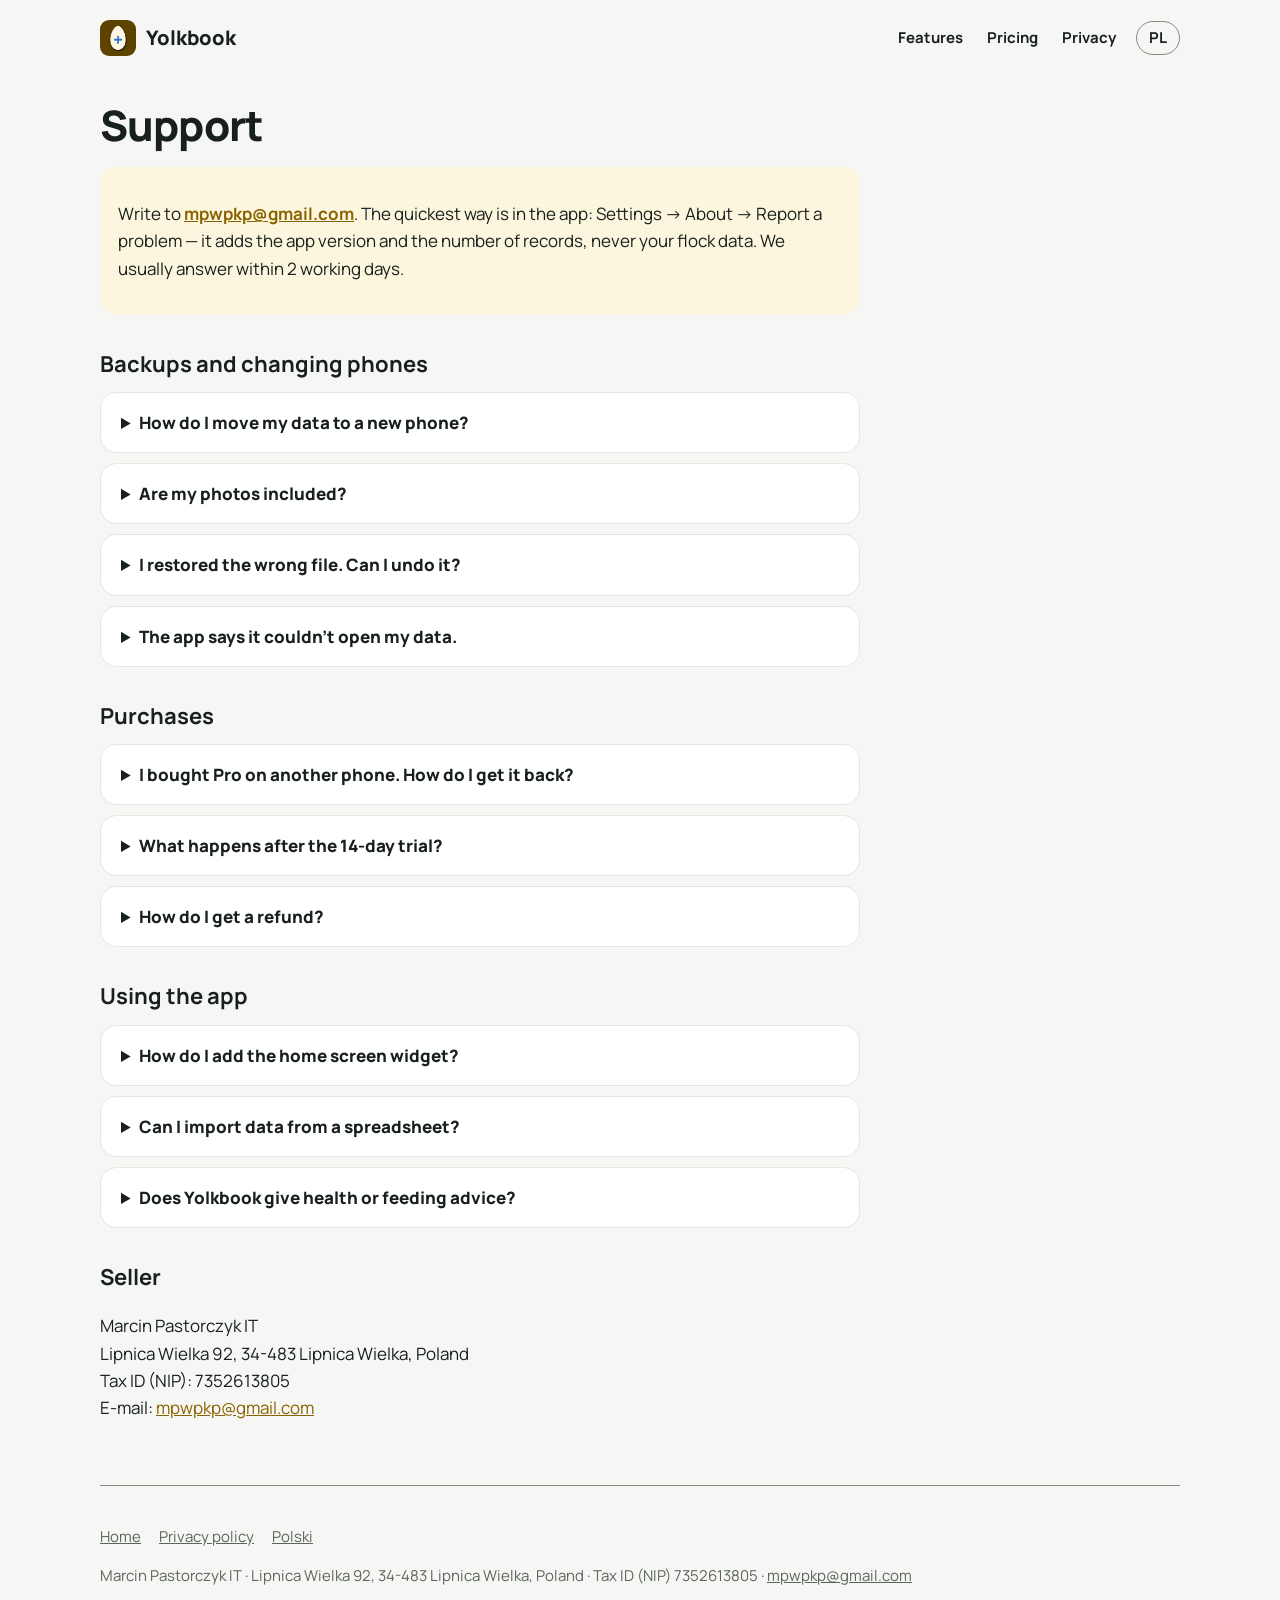
<file: support.html>
<!doctype html>
<html lang="en">
<head>
<meta charset="utf-8">
<meta name="viewport" content="width=device-width, initial-scale=1">
<title>Yolkbook support: backups, purchases and help</title>
<meta name="description" content="Help with Yolkbook: backups, changing phones, purchases, contact.">
<link rel="apple-touch-icon" href="assets/apple-touch-icon.png">
<link rel="icon" href="assets/favicon.png">
<link rel="canonical" href="https://yolkbook.app/support.html">
<link rel="alternate" hreflang="en" href="https://yolkbook.app/support.html">
<link rel="alternate" hreflang="pl" href="https://yolkbook.app/pl/support.html">
<link rel="alternate" hreflang="x-default" href="https://yolkbook.app/support.html">
<meta property="og:image" content="https://yolkbook.app/assets/og-en.png">
<link rel="stylesheet" href="assets/style.css">
</head>
<body>
<div class="wrap">
  <header class="top">
    <a class="brand" href="./"><img src="assets/icon.png" alt="">Yolkbook</a>
    <nav class="top" aria-label="Main">
      <a class="hide-sm" href="./#features">Features</a>
      <a class="hide-sm" href="./#pricing">Pricing</a>
      <a class="hide-sm" href="privacy.html">Privacy</a>
      <a class="lang" href="pl/support.html" hreflang="pl" lang="pl">PL</a>
    </nav>
  </header>

  <main class="doc">
    <h1>Support</h1>
    <div class="box">
      <p>Write to <a href="mailto:mpwpkp@gmail.com?subject=Yolkbook"><strong>mpwpkp@gmail.com</strong></a>. The quickest way is in the app: Settings → About → Report a problem — it adds the app version and the number of records, never your flock data. We usually answer within 2 working days.</p>
    </div>

    <h2>Backups and changing phones</h2>
    <details><summary>How do I move my data to a new phone?</summary><p>Settings → Backup &amp; restore → Create backup. Save the file to iCloud Drive, Google Drive or send it to yourself by e-mail. On the new phone install Yolkbook, open Settings → Backup &amp; restore → Restore from file and pick the file. It works between iPhone and Android too.</p></details>
    <details><summary>Are my photos included?</summary><p>Yes, backup files include photos. Your phone's own Google cloud backup on Android does not include photos, so keep a backup file if your photos matter to you.</p></details>
    <details><summary>I restored the wrong file. Can I undo it?</summary><p>Yes. Before every restore the app saves an automatic safety copy. Right after restoring tap “Undo restore”, or find the copy in Backup &amp; restore → Automatic copies.</p></details>
    <details><summary>The app says it couldn't open my data.</summary><p>Nothing has been deleted. On that screen share the data file, the copy from before the update and the error log, and send them to us — we will help you get everything back.</p></details>

    <h2>Purchases</h2>
    <details><summary>I bought Pro on another phone. How do I get it back?</summary><p>Settings → Yolkbook Pro → Restore purchase, signed in with the same Apple ID or Google account you used to buy it.</p></details>
    <details><summary>What happens after the 14-day trial?</summary><p>Everything you entered stays and remains visible and exportable. The free version keeps the egg counter, widget, cost per egg, backups and CSV; Pro features such as more flocks, full history and PDF reports need Pro.</p></details>
    <details><summary>How do I get a refund?</summary><p>Refunds are handled by the store: Apple at <a href="https://reportaproblem.apple.com">reportaproblem.apple.com</a>, Google Play in your order history.</p></details>

    <h2>Using the app</h2>
    <details><summary>How do I add the home screen widget?</summary><p>iPhone: touch and hold the home screen → Edit → Add Widget → Yolkbook. Android: Settings → Your data → Add home screen widget.</p></details>
    <details><summary>Can I import data from a spreadsheet?</summary><p>Yes: Settings → Import CSV. You need columns with the date and the number of eggs (and optionally the flock).</p></details>
    <details><summary>Does Yolkbook give health or feeding advice?</summary><p>No. It records what you enter. Reference values such as incubation days are typical values and always editable.</p></details>

    <h2>Seller</h2>
    <p>Marcin Pastorczyk IT<br>Lipnica Wielka 92, 34-483 Lipnica Wielka, Poland<br>Tax ID (NIP): 7352613805<br>E-mail: <a href="mailto:mpwpkp@gmail.com">mpwpkp@gmail.com</a></p>
  </main>

  <footer class="bottom">
    <p class="links"><a href="./">Home</a><a href="privacy.html">Privacy policy</a><a href="pl/support.html">Polski</a></p>
    <p>Marcin Pastorczyk IT · Lipnica Wielka 92, 34-483 Lipnica Wielka, Poland · Tax ID (NIP) 7352613805 · <a href="mailto:mpwpkp@gmail.com">mpwpkp@gmail.com</a></p>
  </footer>
</div>
</body>
</html>
</file>
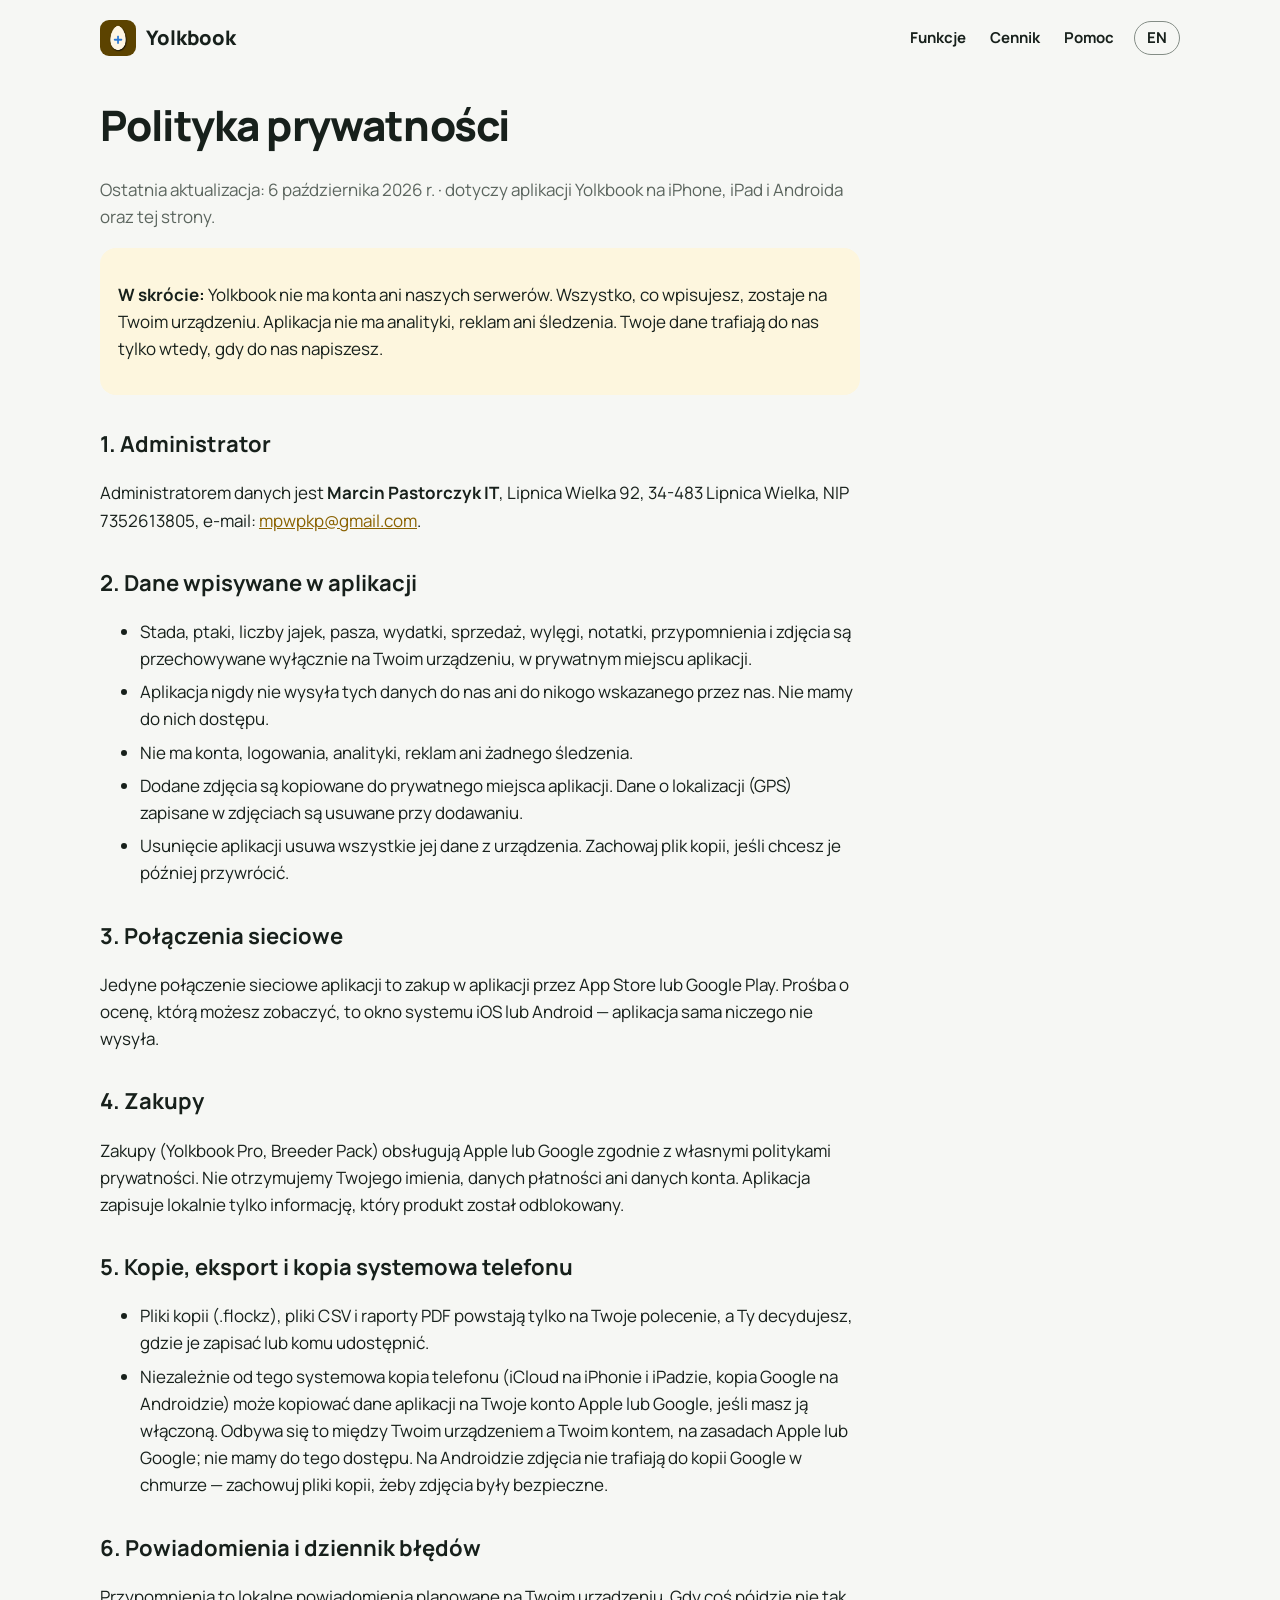
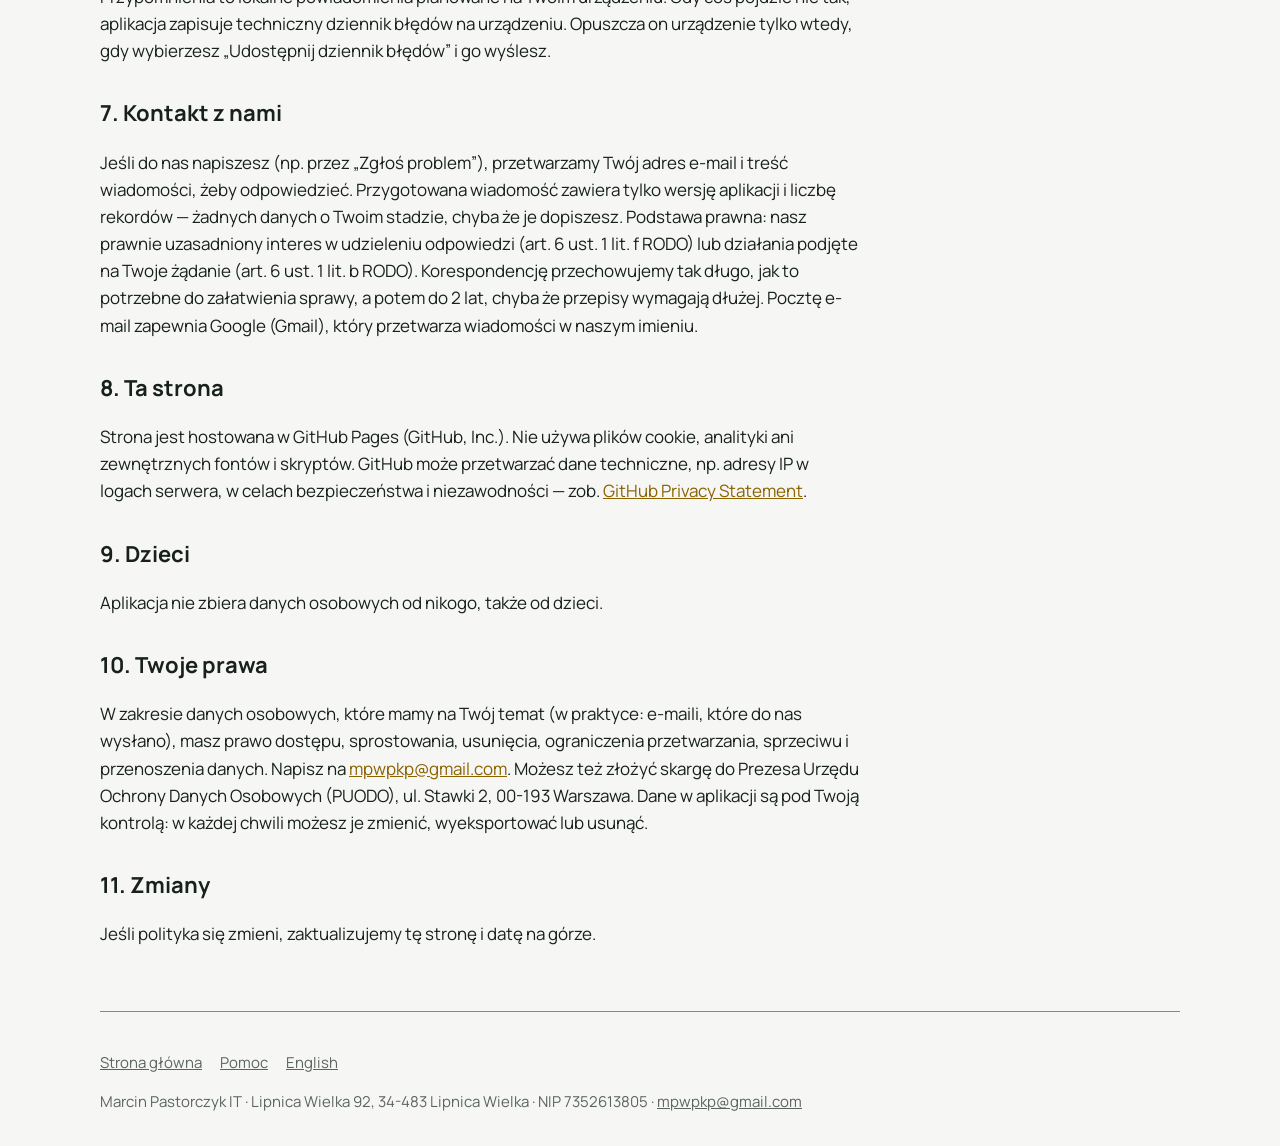
<file: pl/privacy.html>
<!doctype html>
<html lang="pl">
<head>
<meta charset="utf-8">
<meta name="viewport" content="width=device-width, initial-scale=1">
<title>Yolkbook – polityka prywatności</title>
<meta name="description" content="Polityka prywatności Yolkbook: dane zostają w Twoim telefonie. Bez konta, bez analityki, bez śledzenia.">
<link rel="apple-touch-icon" href="../assets/apple-touch-icon.png">
<link rel="icon" href="../assets/favicon.png">
<link rel="canonical" href="https://yolkbook.app/pl/privacy.html">
<link rel="alternate" hreflang="en" href="https://yolkbook.app/privacy.html">
<link rel="alternate" hreflang="pl" href="https://yolkbook.app/pl/privacy.html">
<link rel="alternate" hreflang="x-default" href="https://yolkbook.app/privacy.html">
<meta property="og:image" content="https://yolkbook.app/assets/og-pl.png">
<link rel="stylesheet" href="../assets/style.css">
</head>
<body>
<div class="wrap">
  <header class="top">
    <a class="brand" href="./"><img src="../assets/icon.png" alt="">Yolkbook</a>
    <nav class="top" aria-label="Główne">
      <a class="hide-sm" href="./#funkcje">Funkcje</a>
      <a class="hide-sm" href="./#cennik">Cennik</a>
      <a class="hide-sm" href="support.html">Pomoc</a>
      <a class="lang" href="../privacy.html" hreflang="en" lang="en">EN</a>
    </nav>
  </header>

  <main class="doc">
    <h1>Polityka prywatności</h1>
    <p class="updated">Ostatnia aktualizacja: 6 października 2026 r. · dotyczy aplikacji Yolkbook na iPhone, iPad i Androida oraz tej strony.</p>

    <div class="box">
      <p><strong>W skrócie:</strong> Yolkbook nie ma konta ani naszych serwerów. Wszystko, co wpisujesz, zostaje na Twoim urządzeniu. Aplikacja nie ma analityki, reklam ani śledzenia. Twoje dane trafiają do nas tylko wtedy, gdy do nas napiszesz.</p>
    </div>

    <h2>1. Administrator</h2>
    <p>Administratorem danych jest <strong>Marcin Pastorczyk IT</strong>, Lipnica Wielka 92, 34-483 Lipnica Wielka, NIP 7352613805, e-mail: <a href="mailto:mpwpkp@gmail.com">mpwpkp@gmail.com</a>.</p>

    <h2>2. Dane wpisywane w aplikacji</h2>
    <ul>
      <li>Stada, ptaki, liczby jajek, pasza, wydatki, sprzedaż, wylęgi, notatki, przypomnienia i zdjęcia są przechowywane wyłącznie na Twoim urządzeniu, w prywatnym miejscu aplikacji.</li>
      <li>Aplikacja nigdy nie wysyła tych danych do nas ani do nikogo wskazanego przez nas. Nie mamy do nich dostępu.</li>
      <li>Nie ma konta, logowania, analityki, reklam ani żadnego śledzenia.</li>
      <li>Dodane zdjęcia są kopiowane do prywatnego miejsca aplikacji. Dane o lokalizacji (GPS) zapisane w zdjęciach są usuwane przy dodawaniu.</li>
      <li>Usunięcie aplikacji usuwa wszystkie jej dane z urządzenia. Zachowaj plik kopii, jeśli chcesz je później przywrócić.</li>
    </ul>

    <h2>3. Połączenia sieciowe</h2>
    <p>Jedyne połączenie sieciowe aplikacji to zakup w aplikacji przez App Store lub Google Play. Prośba o ocenę, którą możesz zobaczyć, to okno systemu iOS lub Android — aplikacja sama niczego nie wysyła.</p>

    <h2>4. Zakupy</h2>
    <p>Zakupy (Yolkbook Pro, Breeder Pack) obsługują Apple lub Google zgodnie z własnymi politykami prywatności. Nie otrzymujemy Twojego imienia, danych płatności ani danych konta. Aplikacja zapisuje lokalnie tylko informację, który produkt został odblokowany.</p>

    <h2>5. Kopie, eksport i kopia systemowa telefonu</h2>
    <ul>
      <li>Pliki kopii (.flockz), pliki CSV i raporty PDF powstają tylko na Twoje polecenie, a Ty decydujesz, gdzie je zapisać lub komu udostępnić.</li>
      <li>Niezależnie od tego systemowa kopia telefonu (iCloud na iPhonie i iPadzie, kopia Google na Androidzie) może kopiować dane aplikacji na Twoje konto Apple lub Google, jeśli masz ją włączoną. Odbywa się to między Twoim urządzeniem a Twoim kontem, na zasadach Apple lub Google; nie mamy do tego dostępu. Na Androidzie zdjęcia nie trafiają do kopii Google w chmurze — zachowuj pliki kopii, żeby zdjęcia były bezpieczne.</li>
    </ul>

    <h2>6. Powiadomienia i dziennik błędów</h2>
    <p>Przypomnienia to lokalne powiadomienia planowane na Twoim urządzeniu. Gdy coś pójdzie nie tak, aplikacja zapisuje techniczny dziennik błędów na urządzeniu. Opuszcza on urządzenie tylko wtedy, gdy wybierzesz „Udostępnij dziennik błędów” i go wyślesz.</p>

    <h2>7. Kontakt z nami</h2>
    <p>Jeśli do nas napiszesz (np. przez „Zgłoś problem”), przetwarzamy Twój adres e-mail i treść wiadomości, żeby odpowiedzieć. Przygotowana wiadomość zawiera tylko wersję aplikacji i liczbę rekordów — żadnych danych o Twoim stadzie, chyba że je dopiszesz. Podstawa prawna: nasz prawnie uzasadniony interes w udzieleniu odpowiedzi (art. 6 ust. 1 lit. f RODO) lub działania podjęte na Twoje żądanie (art. 6 ust. 1 lit. b RODO). Korespondencję przechowujemy tak długo, jak to potrzebne do załatwienia sprawy, a potem do 2 lat, chyba że przepisy wymagają dłużej. Pocztę e-mail zapewnia Google (Gmail), który przetwarza wiadomości w naszym imieniu.</p>

    <h2>8. Ta strona</h2>
    <p>Strona jest hostowana w GitHub Pages (GitHub, Inc.). Nie używa plików cookie, analityki ani zewnętrznych fontów i skryptów. GitHub może przetwarzać dane techniczne, np. adresy IP w logach serwera, w celach bezpieczeństwa i niezawodności — zob. <a href="https://docs.github.com/en/site-policy/privacy-policies/github-general-privacy-statement">GitHub Privacy Statement</a>.</p>

    <h2>9. Dzieci</h2>
    <p>Aplikacja nie zbiera danych osobowych od nikogo, także od dzieci.</p>

    <h2>10. Twoje prawa</h2>
    <p>W zakresie danych osobowych, które mamy na Twój temat (w praktyce: e-maili, które do nas wysłano), masz prawo dostępu, sprostowania, usunięcia, ograniczenia przetwarzania, sprzeciwu i przenoszenia danych. Napisz na <a href="mailto:mpwpkp@gmail.com">mpwpkp@gmail.com</a>. Możesz też złożyć skargę do Prezesa Urzędu Ochrony Danych Osobowych (PUODO), ul. Stawki 2, 00-193 Warszawa. Dane w aplikacji są pod Twoją kontrolą: w każdej chwili możesz je zmienić, wyeksportować lub usunąć.</p>

    <h2>11. Zmiany</h2>
    <p>Jeśli polityka się zmieni, zaktualizujemy tę stronę i datę na górze.</p>
  </main>

  <footer class="bottom">
    <p class="links"><a href="./">Strona główna</a><a href="support.html">Pomoc</a><a href="../privacy.html">English</a></p>
    <p>Marcin Pastorczyk IT · Lipnica Wielka 92, 34-483 Lipnica Wielka · NIP 7352613805 · <a href="mailto:mpwpkp@gmail.com">mpwpkp@gmail.com</a></p>
  </footer>
</div>
</body>
</html>
</file>
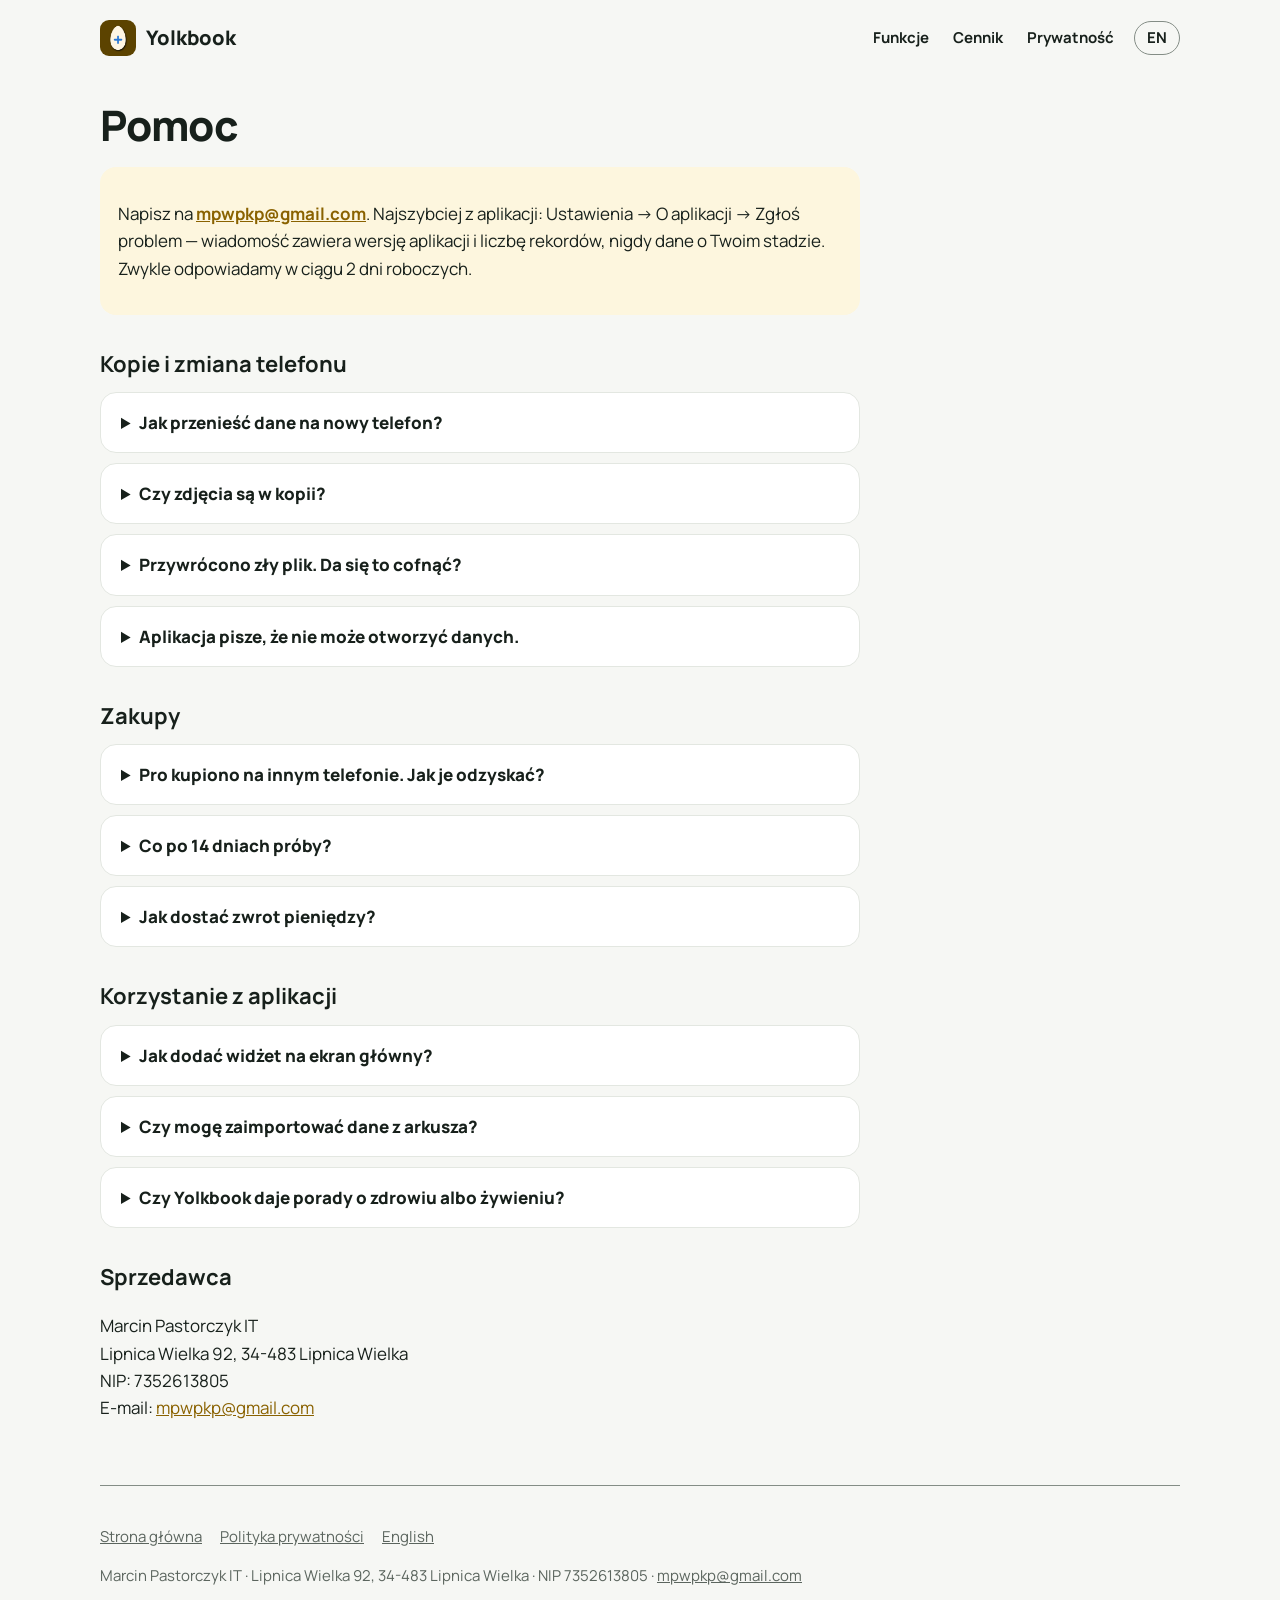
<file: pl/support.html>
<!doctype html>
<html lang="pl">
<head>
<meta charset="utf-8">
<meta name="viewport" content="width=device-width, initial-scale=1">
<title>Yolkbook – pomoc: kopie, zakupy i kontakt</title>
<meta name="description" content="Pomoc w Yolkbook: kopie zapasowe, zmiana telefonu, zakupy, kontakt.">
<link rel="apple-touch-icon" href="../assets/apple-touch-icon.png">
<link rel="icon" href="../assets/favicon.png">
<link rel="canonical" href="https://yolkbook.app/pl/support.html">
<link rel="alternate" hreflang="en" href="https://yolkbook.app/support.html">
<link rel="alternate" hreflang="pl" href="https://yolkbook.app/pl/support.html">
<link rel="alternate" hreflang="x-default" href="https://yolkbook.app/support.html">
<meta property="og:image" content="https://yolkbook.app/assets/og-pl.png">
<link rel="stylesheet" href="../assets/style.css">
</head>
<body>
<div class="wrap">
  <header class="top">
    <a class="brand" href="./"><img src="../assets/icon.png" alt="">Yolkbook</a>
    <nav class="top" aria-label="Główne">
      <a class="hide-sm" href="./#funkcje">Funkcje</a>
      <a class="hide-sm" href="./#cennik">Cennik</a>
      <a class="hide-sm" href="privacy.html">Prywatność</a>
      <a class="lang" href="../support.html" hreflang="en" lang="en">EN</a>
    </nav>
  </header>

  <main class="doc">
    <h1>Pomoc</h1>
    <div class="box">
      <p>Napisz na <a href="mailto:mpwpkp@gmail.com?subject=Yolkbook"><strong>mpwpkp@gmail.com</strong></a>. Najszybciej z aplikacji: Ustawienia → O aplikacji → Zgłoś problem — wiadomość zawiera wersję aplikacji i liczbę rekordów, nigdy dane o Twoim stadzie. Zwykle odpowiadamy w ciągu 2 dni roboczych.</p>
    </div>

    <h2>Kopie i zmiana telefonu</h2>
    <details><summary>Jak przenieść dane na nowy telefon?</summary><p>Ustawienia → Kopia zapasowa i przywracanie → Utwórz kopię. Zapisz plik w iCloud Drive, na Dysku Google albo wyślij go sobie e-mailem. Na nowym telefonie zainstaluj Yolkbook, otwórz Ustawienia → Kopia zapasowa i przywracanie → Przywróć z pliku i wybierz plik. Działa też między iPhonem a Androidem.</p></details>
    <details><summary>Czy zdjęcia są w kopii?</summary><p>Tak, pliki kopii zawierają zdjęcia. Systemowa kopia Google w chmurze na Androidzie nie obejmuje zdjęć — zachowuj pliki kopii, jeśli zdjęcia są dla Ciebie ważne.</p></details>
    <details><summary>Przywrócono zły plik. Da się to cofnąć?</summary><p>Tak. Przed każdym przywróceniem aplikacja zapisuje automatyczną kopię bezpieczeństwa. Zaraz po przywróceniu stuknij „Cofnij przywrócenie” albo znajdź kopię w sekcji Kopia zapasowa i przywracanie → Automatyczne kopie.</p></details>
    <details><summary>Aplikacja pisze, że nie może otworzyć danych.</summary><p>Nic nie zostało usunięte. Na tym ekranie udostępnij plik danych, kopię sprzed aktualizacji i dziennik błędów, i wyślij je do nas — pomożemy odzyskać wszystko.</p></details>

    <h2>Zakupy</h2>
    <details><summary>Pro kupiono na innym telefonie. Jak je odzyskać?</summary><p>Ustawienia → Yolkbook Pro → Przywróć zakup — na tym samym Apple ID lub koncie Google co przy zakupie.</p></details>
    <details><summary>Co po 14 dniach próby?</summary><p>Wszystko, co wpisano, zostaje — widoczne i do wyeksportowania. Wersja darmowa ma licznik jajek, widżet, koszt jajka, kopie i CSV; funkcje Pro, np. więcej stad, cała historia i raporty PDF, wymagają Pro.</p></details>
    <details><summary>Jak dostać zwrot pieniędzy?</summary><p>Zwroty obsługuje sklep: Apple na <a href="https://reportaproblem.apple.com">reportaproblem.apple.com</a>, Google Play w historii zamówień.</p></details>

    <h2>Korzystanie z aplikacji</h2>
    <details><summary>Jak dodać widżet na ekran główny?</summary><p>iPhone: przytrzymaj palec na ekranie głównym → Edytuj → Dodaj widżet → Yolkbook. Android: Ustawienia → Twoje dane → Dodaj widżet na ekran główny.</p></details>
    <details><summary>Czy mogę zaimportować dane z arkusza?</summary><p>Tak: Ustawienia → Import CSV. Potrzebne są kolumny z datą i liczbą jajek (opcjonalnie ze stadem).</p></details>
    <details><summary>Czy Yolkbook daje porady o zdrowiu albo żywieniu?</summary><p>Nie. Zapisuje to, co wpiszesz. Wartości orientacyjne, np. długość inkubacji, są typowe i zawsze do zmiany.</p></details>

    <h2>Sprzedawca</h2>
    <p>Marcin Pastorczyk IT<br>Lipnica Wielka 92, 34-483 Lipnica Wielka<br>NIP: 7352613805<br>E-mail: <a href="mailto:mpwpkp@gmail.com">mpwpkp@gmail.com</a></p>
  </main>

  <footer class="bottom">
    <p class="links"><a href="./">Strona główna</a><a href="privacy.html">Polityka prywatności</a><a href="../support.html">English</a></p>
    <p>Marcin Pastorczyk IT · Lipnica Wielka 92, 34-483 Lipnica Wielka · NIP 7352613805 · <a href="mailto:mpwpkp@gmail.com">mpwpkp@gmail.com</a></p>
  </footer>
</div>
</body>
</html>
</file>
<file: assets/style.css>
/* Yolkbook — strona (paleta i font jak w aplikacji: lib/app/theme.dart). Bez zewnętrznych zasobów. */
@font-face { font-family: Manrope; src: url("fonts/Manrope-Regular.ttf") format("truetype"); font-weight: 400; font-display: swap; }
@font-face { font-family: Manrope; src: url("fonts/Manrope-Bold.ttf") format("truetype"); font-weight: 700; font-display: swap; }
@font-face { font-family: Manrope; src: url("fonts/Manrope-ExtraBold.ttf") format("truetype"); font-weight: 800; font-display: swap; }

:root {
  --ground: #F6F7F4; --card: #FFFFFF; --ink: #17201B; --muted: #5B655E; --line: #E3E7E1; --line-strong: #848D86;
  --yolk: #F5B301; --yolk-soft: #FCE9B2; --yolk-tint: #FDF6DE; --band: #17201B; --on-band: #FFFFFF; --on-band-muted: #C9D1CB;
  --link: #8A6200; --carton: #E9DCC4; --carton-cell: #DCCBAE; --carton-edge: #C9B48F;
  --egg-brown: #B9784A; --egg-cream: #EBD9B8; --egg-white: #FBFAF6; --egg-olive: #A9BC9A; --egg-dark: #7A4A2C;
  --shadow: 0 18px 40px rgba(23, 32, 27, .16);
}
@media (prefers-color-scheme: dark) {
  :root:not([data-theme="light"]) {
    --ground: #0F1411; --card: #1A211D; --ink: #EEF2EE; --muted: #A9B3AC; --line: #26302A; --line-strong: #6B766F;
    --yolk-soft: #4A3B10; --yolk-tint: #2B2513; --band: #1F2924; --link: #F5C542;
    --carton: #3A3326; --carton-cell: #2C261C; --carton-edge: #4C4332; --shadow: 0 18px 40px rgba(0, 0, 0, .45);
  }
}
:root[data-theme="dark"] {
  --ground: #0F1411; --card: #1A211D; --ink: #EEF2EE; --muted: #A9B3AC; --line: #26302A; --line-strong: #6B766F;
  --yolk-soft: #4A3B10; --yolk-tint: #2B2513; --band: #1F2924; --link: #F5C542;
  --carton: #3A3326; --carton-cell: #2C261C; --carton-edge: #4C4332; --shadow: 0 18px 40px rgba(0, 0, 0, .45);
}

* { box-sizing: border-box; }
html { -webkit-text-size-adjust: 100%; scroll-behavior: smooth; }
@media (prefers-reduced-motion: reduce) { html { scroll-behavior: auto; } }
body {
  margin: 0; background: var(--ground); color: var(--ink);
  font: 17px/1.6 Manrope, -apple-system, system-ui, "Segoe UI", sans-serif;
}
img { max-width: 100%; height: auto; }
a { color: var(--link); }
a:focus-visible, summary:focus-visible, button:focus-visible { outline: 3px solid var(--yolk); outline-offset: 3px; border-radius: 8px; }
.skip { position: absolute; left: -999px; top: 8px; background: var(--card); padding: 8px 14px; border-radius: 10px; z-index: 10; }
.skip:focus { left: 16px; }

.wrap { max-width: 1120px; margin: 0 auto; padding: 0 20px; }

/* Nagłówek */
header.top { display: flex; align-items: center; justify-content: space-between; gap: 12px; padding: 18px 0; }
.brand { display: flex; align-items: center; gap: 10px; font-weight: 800; font-size: 20px; color: var(--ink); text-decoration: none; }
.brand img { width: 36px; height: 36px; border-radius: 9px; }
nav.top { display: flex; align-items: center; gap: 4px; }
nav.top a { color: var(--ink); text-decoration: none; font-weight: 700; font-size: 15px; padding: 8px 10px; border-radius: 10px; }
nav.top a:hover { background: var(--line); }
nav.top a.lang { border: 1.5px solid var(--line-strong); border-radius: 999px; padding: 4px 12px; margin-left: 6px; }

/* Hero */
.hero { display: grid; grid-template-columns: 1.15fr 0.85fr; gap: 48px; align-items: center; padding: 40px 0 72px; }
.hero h1 { font-size: clamp(38px, 6.2vw, 64px); line-height: 1.04; font-weight: 800; margin: 0 0 20px; letter-spacing: -0.03em; max-width: 13ch; }
.hero .lead { font-size: 20px; line-height: 1.55; color: var(--muted); margin: 0 0 28px; max-width: 34em; }
.facts { list-style: none; padding: 0; margin: 0 0 28px; display: flex; flex-wrap: wrap; gap: 8px 22px; font-weight: 700; font-size: 15px; }
.facts li { display: flex; align-items: center; gap: 8px; }
.facts li::before { content: ""; width: 10px; height: 12px; border-radius: 50% 50% 50% 50% / 58% 58% 42% 42%; background: var(--yolk); flex: none; }

.stores { display: flex; flex-wrap: wrap; gap: 12px; align-items: center; }
.store { display: inline-flex; align-items: center; gap: 10px; min-height: 52px; padding: 8px 18px 8px 14px; border-radius: 14px;
  background: var(--ink); color: var(--ground); text-decoration: none; line-height: 1.15; }
.store svg { width: 24px; height: 24px; flex: none; fill: currentColor; }
.store small { display: block; font-size: 11px; font-weight: 700; opacity: .8; }
.store strong { display: block; font-size: 17px; font-weight: 800; }
span.store { opacity: .92; cursor: default; }
.stores .note { color: var(--muted); font-size: 14px; flex-basis: 100%; margin: 4px 0 0; }

/* Wytłaczanka — jedyny „efekt” strony */
.counter { background: var(--card); border-radius: 28px; padding: 22px; box-shadow: var(--shadow); max-width: 420px; justify-self: center; width: 100%; }
.counter-head { display: flex; align-items: center; justify-content: space-between; margin-bottom: 6px; }
.counter-flock { display: flex; align-items: center; gap: 8px; font-weight: 800; font-size: 17px; }
.counter-flock::before { content: ""; width: 12px; height: 12px; border-radius: 50%; background: #2F7BE0; }
.counter-meta { color: var(--muted); font-size: 14px; font-weight: 700; }
.counter-row { display: grid; grid-template-columns: 56px 1fr 72px; align-items: center; gap: 10px; margin: 6px 0 18px; }
.counter-num { text-align: center; }
.counter-num output { display: block; font-size: 64px; line-height: 1; font-weight: 800; letter-spacing: -0.03em; font-variant-numeric: tabular-nums; }
.counter-num span { color: var(--muted); font-size: 14px; font-weight: 700; }
.round { border: 2px solid var(--line-strong); background: transparent; color: var(--ink); width: 56px; height: 56px; border-radius: 50%;
  font: 800 28px/1 Manrope, system-ui, sans-serif; cursor: pointer; display: grid; place-items: center; }
.round.plus { background: var(--yolk); border-color: var(--yolk); color: #17201B; width: 72px; height: 72px; font-size: 36px; box-shadow: 0 8px 18px rgba(245, 179, 1, .35); }
.round:active { transform: scale(.94); }
.round:disabled { opacity: .4; cursor: default; transform: none; }

.carton { background: var(--carton); border: 2px solid var(--carton-edge); border-radius: 18px; padding: 10px;
  display: grid; grid-template-columns: repeat(6, 1fr); gap: 8px; }
.cell { aspect-ratio: 1; border-radius: 50%; background: var(--carton-cell); box-shadow: inset 0 3px 6px rgba(0, 0, 0, .18); display: grid; place-items: center; }
.egg { width: 66%; height: 82%; border-radius: 50% 50% 50% 50% / 60% 60% 40% 40%; box-shadow: inset -4px -5px 8px rgba(0, 0, 0, .14), 0 2px 3px rgba(0, 0, 0, .18); }
.egg.drop { animation: drop .42s cubic-bezier(.3, 1.4, .5, 1) both; }
@keyframes drop { from { transform: translateY(-34px) scale(.85); opacity: 0; } to { transform: none; opacity: 1; } }
@media (prefers-reduced-motion: reduce) { .egg.drop { animation: none; } }
.counter-foot { margin: 14px 2px 0; color: var(--muted); font-size: 14px; min-height: 1.6em; }
.counter-foot strong { color: var(--ink); }

/* Sekcje */
section.block { padding: 72px 0; border-top: 1px solid var(--line); }
.block h2 { font-size: clamp(30px, 4.4vw, 46px); line-height: 1.1; font-weight: 800; letter-spacing: -0.02em; margin: 0 0 18px; max-width: 20ch; }
.block .intro { font-size: 19px; color: var(--muted); max-width: 40em; margin: 0 0 40px; }

/* Dlaczego — trzy zobowiązania */
.promises { display: grid; grid-template-columns: repeat(3, 1fr); gap: 36px; margin: 0; padding: 0; list-style: none; }
.promises h3 { font-size: 20px; margin: 0 0 8px; }
.promises p { margin: 0; color: var(--muted); }
.promises li { border-top: 3px solid var(--yolk); padding-top: 18px; }

/* Funkcje: naprzemienne wiersze */
.feature { display: grid; grid-template-columns: 1fr 300px; gap: 56px; align-items: center; padding: 36px 0; }
.feature + .feature { border-top: 1px dashed var(--line); }
.feature:nth-of-type(even) { grid-template-columns: 300px 1fr; }
.feature:nth-of-type(even) .shot { order: -1; }
.feature h3 { font-size: clamp(24px, 3vw, 32px); line-height: 1.15; letter-spacing: -0.015em; margin: 0 0 12px; }
.feature p { color: var(--muted); margin: 0 0 14px; max-width: 34em; }
.feature ul { margin: 0; padding-left: 20px; max-width: 34em; }
.feature li { margin: 6px 0; }
.feature li::marker { color: var(--yolk); }
.shot img { display: block; width: 100%; border-radius: 30px; box-shadow: var(--shadow); }
.tag { display: inline-block; font-size: 13px; font-weight: 800; background: var(--yolk-soft); color: var(--ink); border-radius: 999px; padding: 2px 10px; margin-left: 6px; vertical-align: 3px; }

/* Gatunki */
.species { display: grid; grid-template-columns: repeat(6, 1fr); gap: 0; border: 1.5px solid var(--line); border-radius: 22px; overflow: hidden; background: var(--card); }
.species div { padding: 20px 16px; border-left: 1.5px solid var(--line); }
.species div:first-child { border-left: none; }
.species dt { font-weight: 800; }
.species dd { margin: 4px 0 0; color: var(--muted); font-size: 15px; }
.species .days { display: block; color: var(--ink); font-size: 34px; font-weight: 800; letter-spacing: -0.02em; line-height: 1.1; }
.fineprint { color: var(--muted); font-size: 14px; margin: 14px 0 0; max-width: 46em; }

/* Prywatność — ciemny pas */
.band { background: var(--band); color: var(--on-band); border-radius: 32px; padding: 56px; display: grid; grid-template-columns: 1fr 280px; gap: 56px; align-items: center; }
.band h2 { color: var(--on-band); }
.band .intro { color: var(--on-band-muted); margin-bottom: 26px; }
.band ul { list-style: none; padding: 0; margin: 0; display: grid; grid-template-columns: 1fr 1fr; gap: 16px 28px; }
.band li { padding-left: 30px; position: relative; color: var(--on-band-muted); }
.band li strong { color: var(--on-band); display: block; }
.band li::before { content: ""; position: absolute; left: 0; top: 6px; width: 16px; height: 16px; border-radius: 50%; border: 3px solid var(--yolk); }
.band .shot img { box-shadow: 0 18px 40px rgba(0, 0, 0, .45); }
.band a { color: #F5C542; }

/* Cennik */
.plans { display: grid; grid-template-columns: 1fr 1.08fr 1fr; gap: 18px; align-items: stretch; }
.plan { background: var(--card); border: 1.5px solid var(--line); border-radius: 24px; padding: 28px; display: flex; flex-direction: column; }
.plan.pro { border: 3px solid var(--yolk); }
.plan h3 { font-size: 22px; margin: 0; }
.plan .price { font-size: 44px; font-weight: 800; letter-spacing: -0.03em; line-height: 1.1; margin: 12px 0 2px; }
.plan .per { color: var(--muted); font-weight: 700; font-size: 15px; margin: 0 0 18px; }
.plan ul { padding-left: 20px; margin: 0 0 18px; }
.plan li { margin: 7px 0; }
.plan li::marker { color: var(--yolk); }
.plan .extra { margin-top: auto; padding-top: 16px; border-top: 1px solid var(--line); color: var(--muted); font-size: 15px; }
.plan .extra p { margin: 0; }
.pricing-note { color: var(--muted); font-size: 15px; margin: 18px 0 0; max-width: 52em; }

/* Języki */
.langs { display: flex; flex-wrap: wrap; gap: 10px; list-style: none; padding: 0; margin: 0; }
.langs li { background: var(--card); border: 1.5px solid var(--line); border-radius: 999px; padding: 8px 16px; font-weight: 700; }

/* FAQ */
.faq details, .faq h2 { max-width: 820px; }
details { background: var(--card); border: 1px solid var(--line); border-radius: 16px; padding: 16px 20px; margin: 10px 0; }
summary { font-weight: 800; cursor: pointer; }
details p { color: var(--muted); margin: 10px 0 0; }

/* Zakończenie */
.closing { text-align: center; padding: 88px 0 24px; }
.closing h2 { margin: 0 auto 14px; max-width: 18ch; font-size: clamp(32px, 5vw, 52px); line-height: 1.08; letter-spacing: -0.025em; font-weight: 800; }
.closing p { color: var(--muted); font-size: 19px; margin: 0 auto 28px; max-width: 32em; }
.closing .stores { justify-content: center; }

/* Strony z tekstem (pomoc, prywatność) */
.doc { max-width: 760px; }
.doc h1 { font-size: clamp(30px, 5vw, 42px); font-weight: 800; margin: 16px 0 8px; letter-spacing: -0.02em; }
.doc h2 { font-size: 22px; margin: 32px 0 8px; }
.doc .updated { color: var(--muted); }
.doc li { margin: 6px 0; }
.box { background: var(--yolk-tint); border-radius: 16px; padding: 16px 18px; }

footer.bottom { margin: 64px 0 32px; padding-top: 24px; border-top: 1px solid var(--line-strong); color: var(--muted); font-size: 15px; }
footer.bottom a { color: var(--muted); }
footer.bottom .links { display: flex; flex-wrap: wrap; gap: 6px 18px; }

@media (max-width: 900px) {
  .hero { grid-template-columns: 1fr; gap: 36px; padding-top: 16px; }
  .feature, .feature:nth-of-type(even) { grid-template-columns: 1fr; gap: 24px; }
  .feature .shot, .feature:nth-of-type(even) .shot { order: 0; max-width: 280px; }
  .band { grid-template-columns: 1fr; padding: 36px 24px; }
  .band .shot { max-width: 240px; }
  .plans { grid-template-columns: 1fr; }
  .promises { grid-template-columns: 1fr; gap: 24px; }
  .species { grid-template-columns: repeat(3, 1fr); }
  .species div:nth-child(4) { border-left: none; }
  .species div:nth-child(n+4) { border-top: 1.5px solid var(--line); }
}
@media (max-width: 600px) {
  body { font-size: 16px; }
  .wrap { padding: 0 16px; }
  nav.top a.hide-sm { display: none; }
  section.block { padding: 52px 0; }
  .band ul { grid-template-columns: 1fr; }
  .species { grid-template-columns: repeat(2, 1fr); }
  .species div:nth-child(odd) { border-left: none; }
  .species div:nth-child(4) { border-left: 1.5px solid var(--line); }
  .species div:nth-child(n+3) { border-top: 1.5px solid var(--line); }
  .counter { padding: 16px; }
  .counter-row { grid-template-columns: 52px 1fr 64px; }
  .round { width: 52px; height: 52px; } .round.plus { width: 64px; height: 64px; }
}

/* Menu języków */
.langmenu { position: relative; margin-left: 6px; background: none; border: none; padding: 0; }
.langmenu summary { list-style: none; cursor: pointer; font-weight: 700; font-size: 15px; border: 1.5px solid var(--line-strong); border-radius: 999px; padding: 4px 12px; }
.langmenu summary::-webkit-details-marker { display: none; }
.langmenu summary::after { content: ""; display: inline-block; width: 6px; height: 6px; margin-left: 8px; border-right: 2px solid currentColor; border-bottom: 2px solid currentColor; transform: translateY(-3px) rotate(45deg); }
.langmenu ul { position: absolute; right: 0; top: calc(100% + 8px); z-index: 5; list-style: none; margin: 0; padding: 6px; min-width: 170px;
  background: var(--card); border: 1px solid var(--line); border-radius: 14px; box-shadow: var(--shadow); }
.langmenu li a { display: block; padding: 8px 12px; border-radius: 9px; color: var(--ink); text-decoration: none; font-weight: 700; font-size: 15px; }
.langmenu li a:hover { background: var(--line); }
.langmenu li a[aria-current="page"] { background: var(--yolk-soft); }
.band .band-fine { color: var(--on-band-muted); }
a.store:hover { box-shadow: 0 0 0 3px var(--yolk); }
</file>
